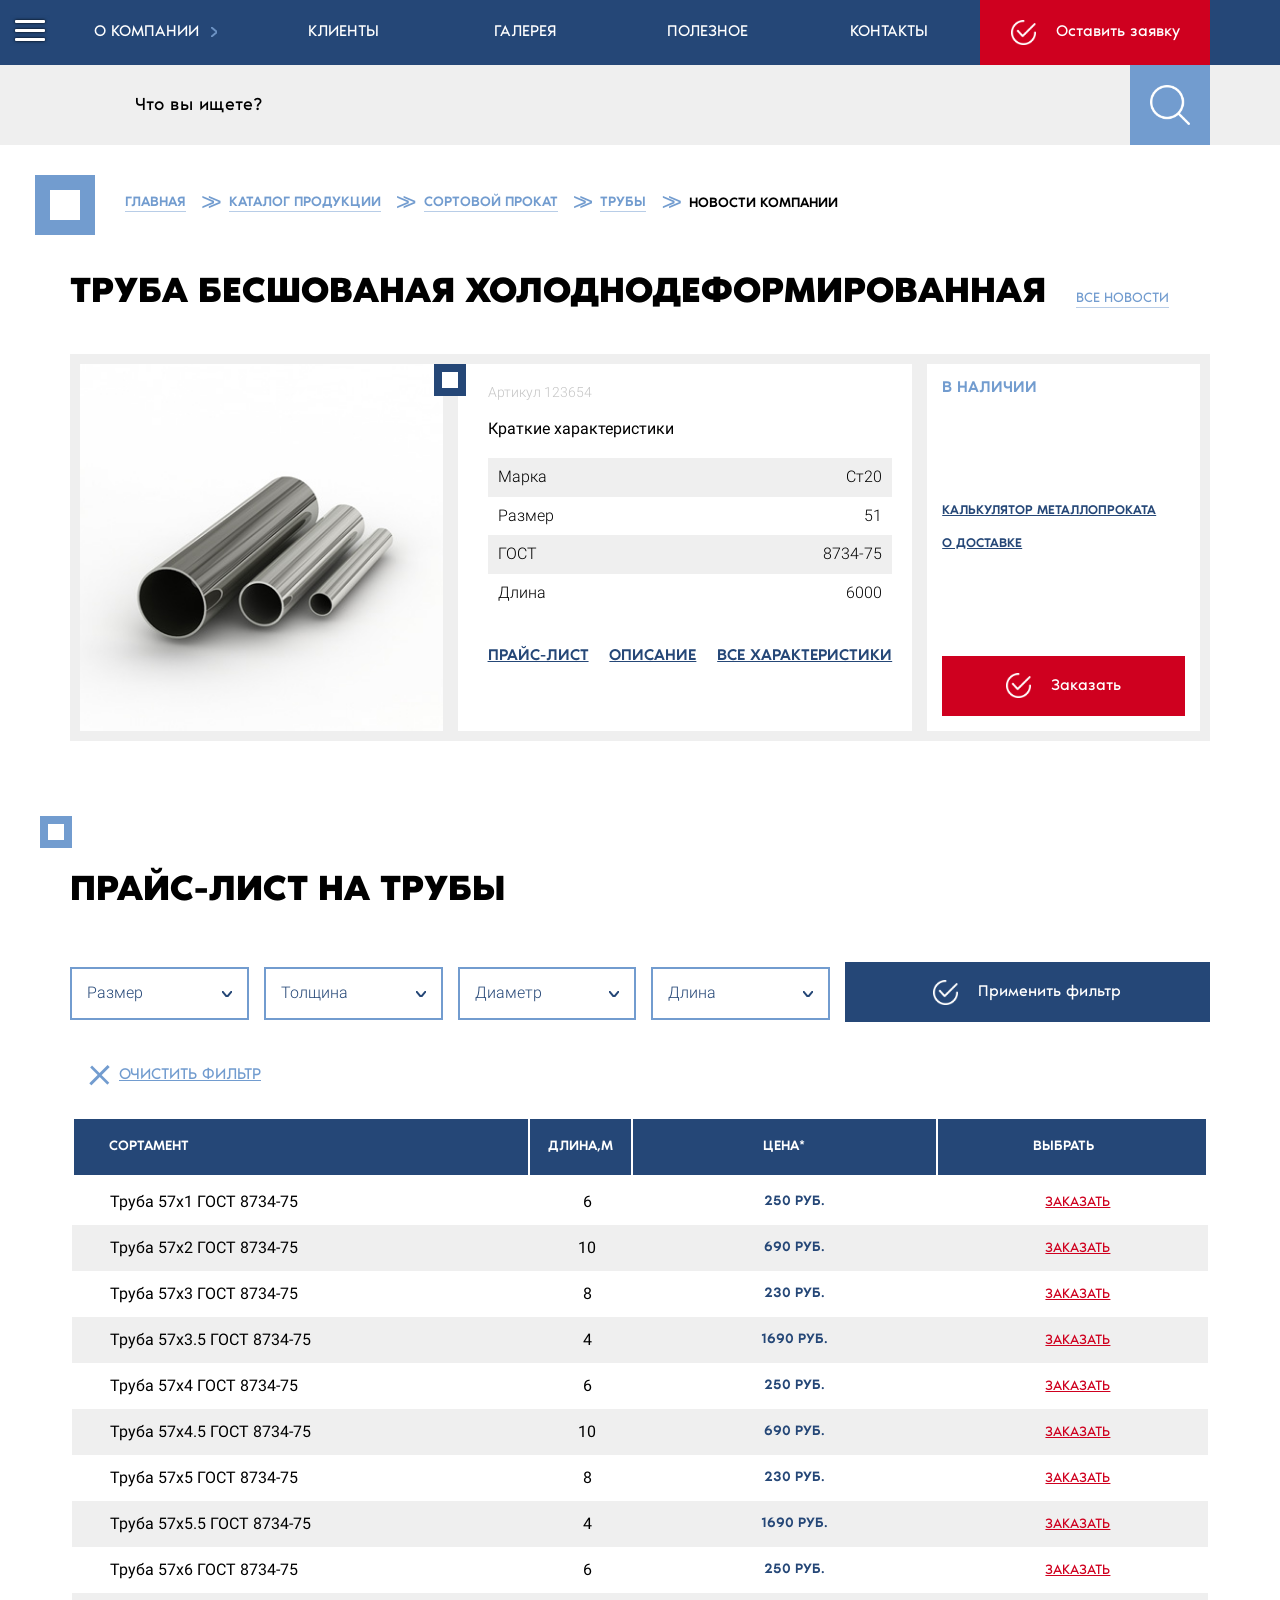
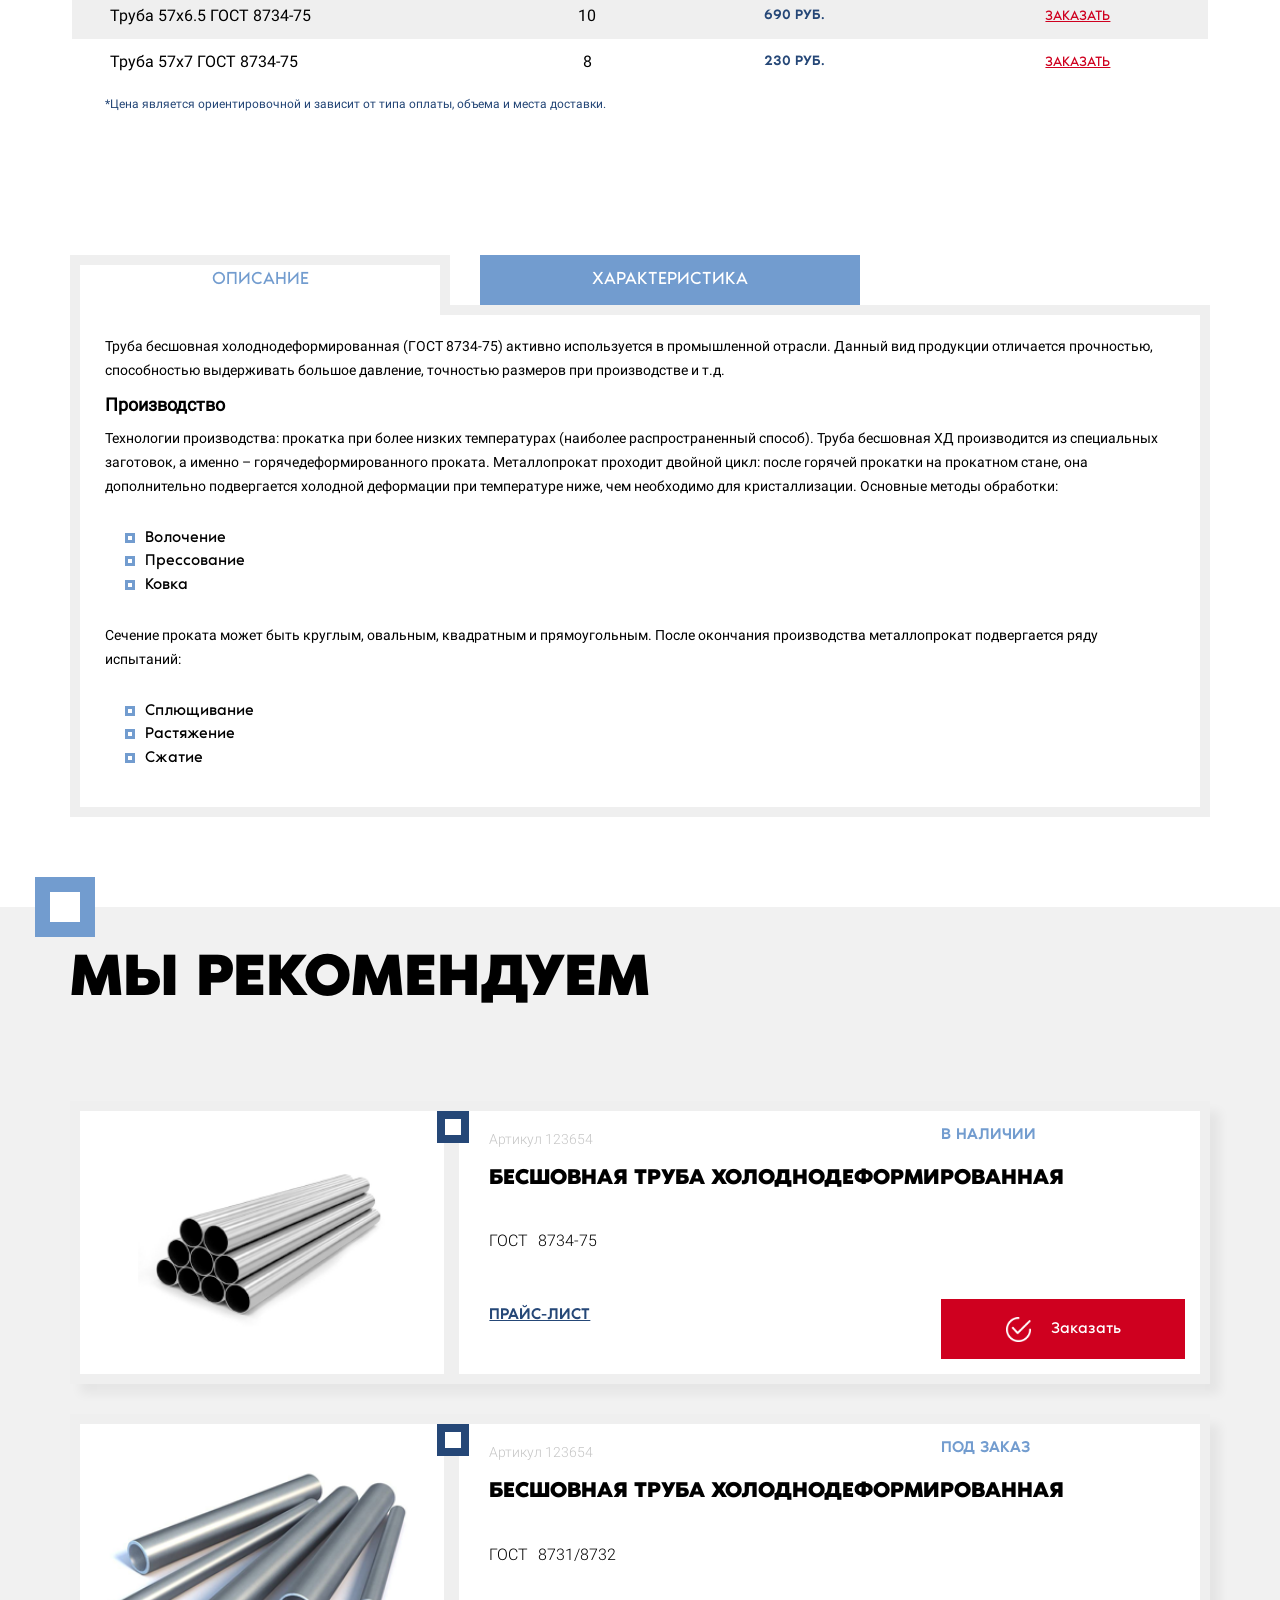
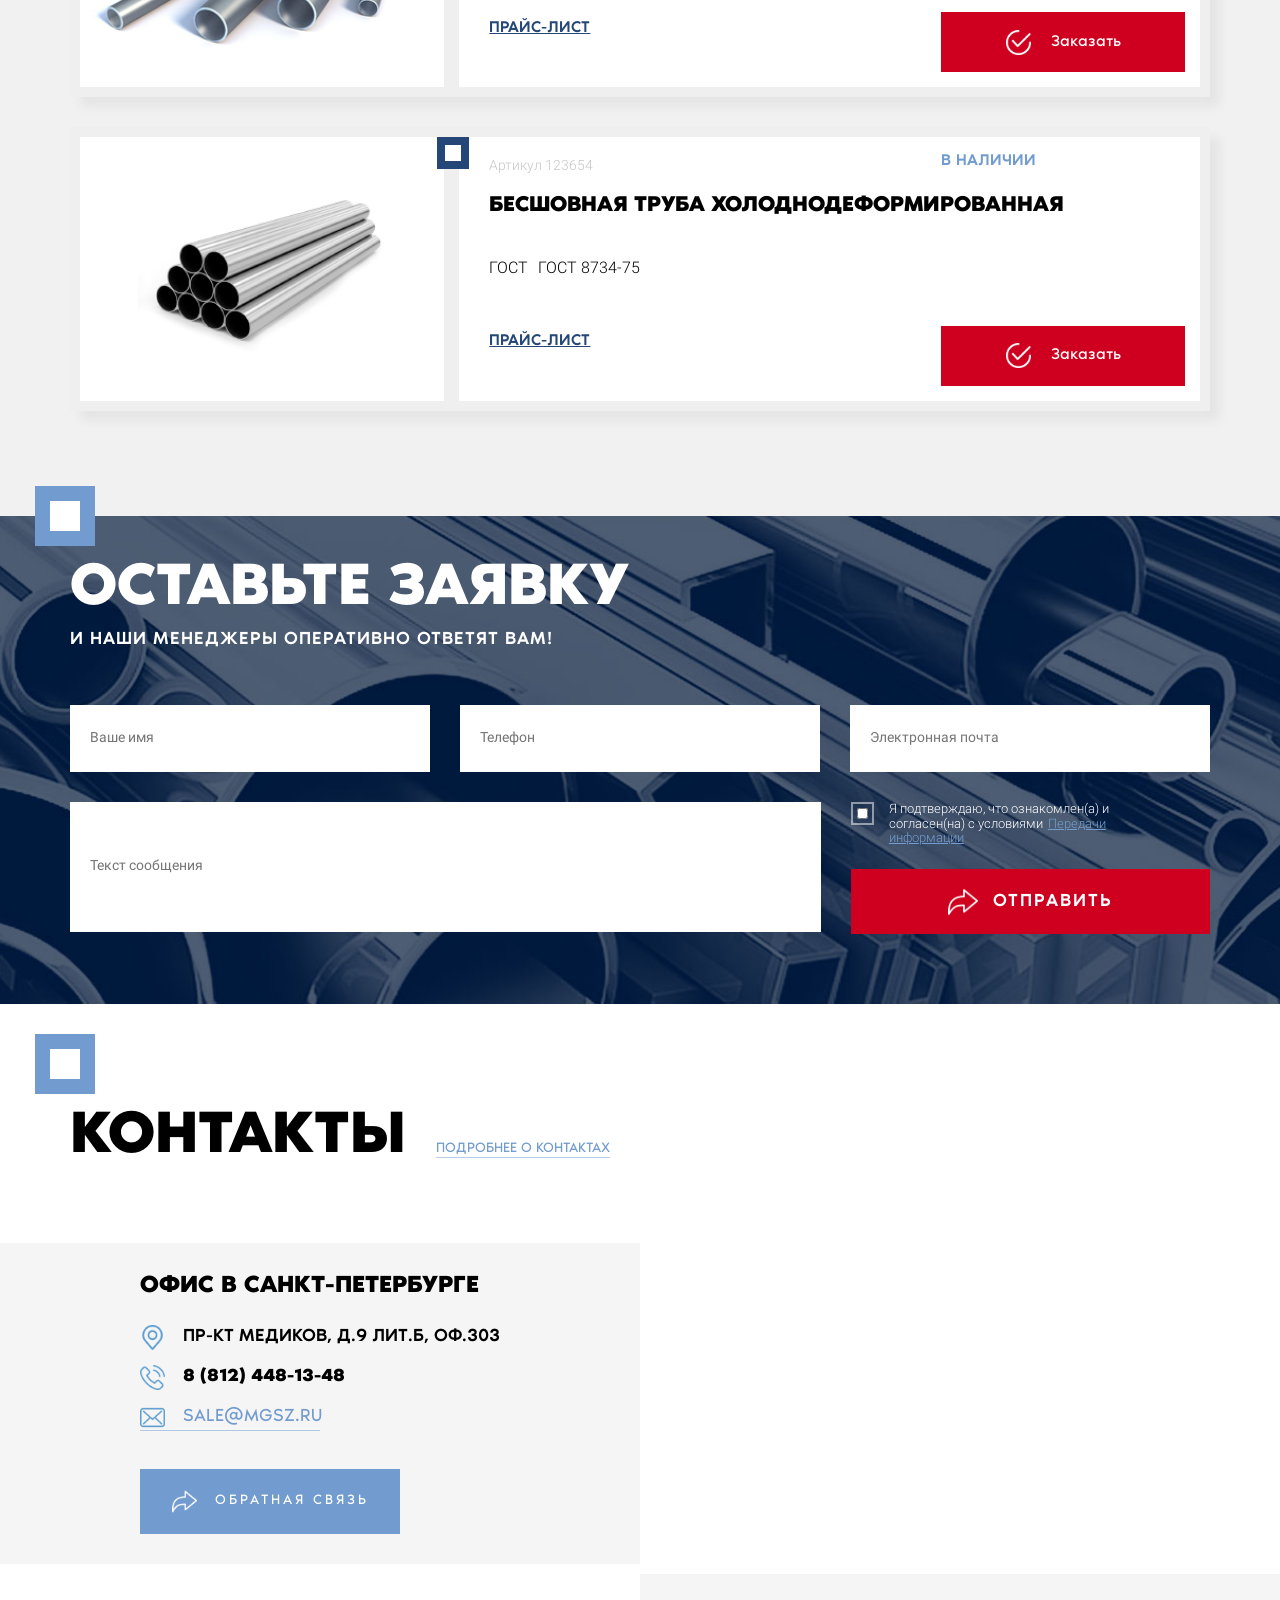
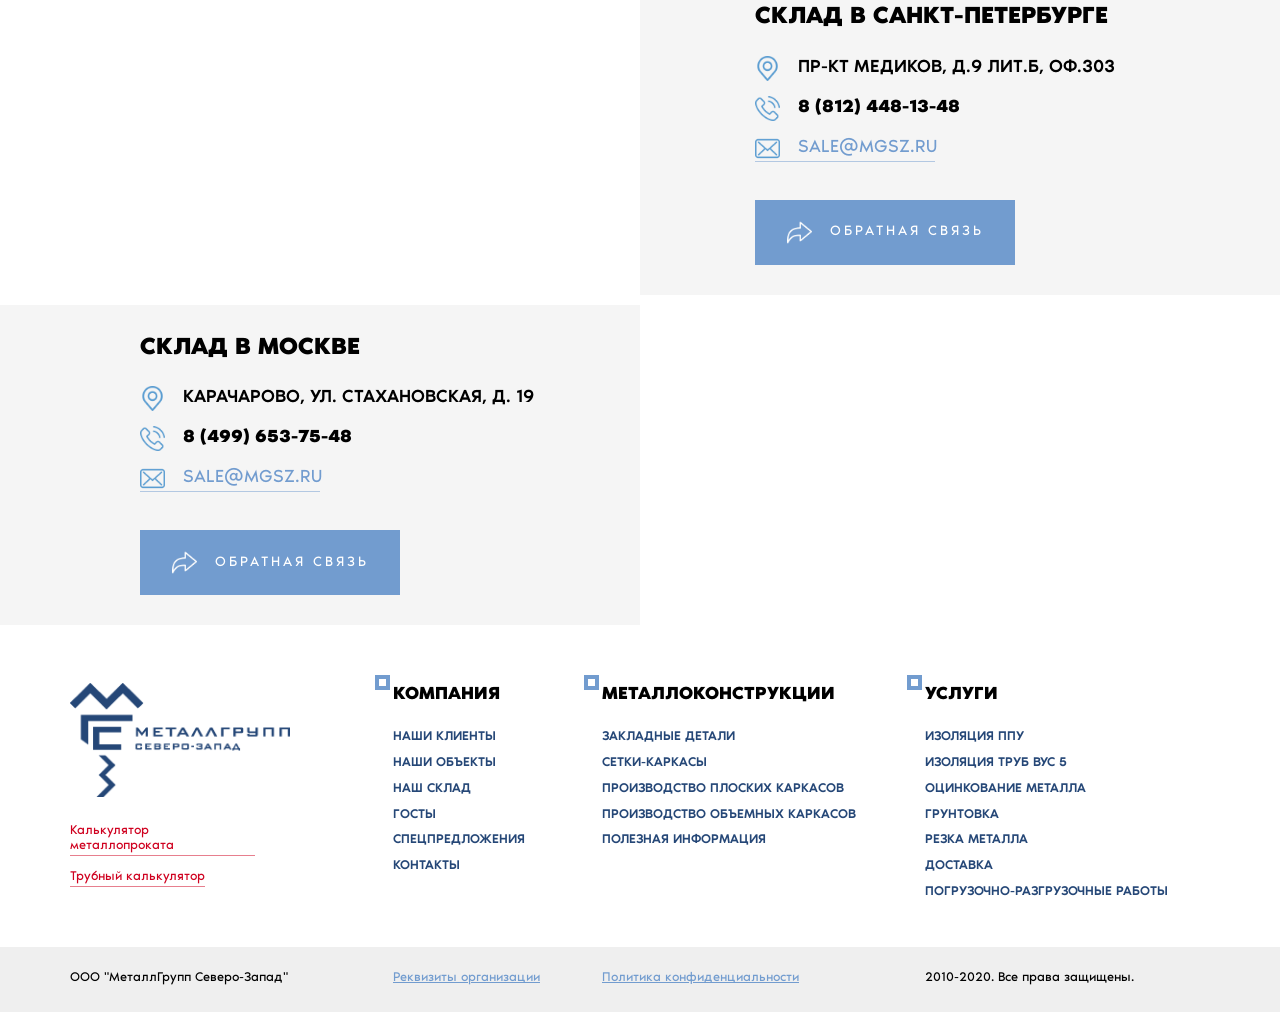
<file: card.html>
<!DOCTYPE html>
<html lang="ru-Ru">
  <head>
    <meta charset="utf-8">
    <title>Карточка</title>
    <meta content="SM-group" name="author">
    <meta content="description" name="description">
    <meta content="prepros" name="keywords">
    <meta content="width=device-width, initial-scale=1" name="viewport">
    <meta content="ie=edge" http-equiv="x-ua-compatible">
    <link rel="shortcut icon" href="./favicon.ico" type="image/ico">
    <link rel="stylesheet" href="./assets/css/normalize.css">
    <link rel="stylesheet" href="./assets/css/animate.min.css">
    <link rel="stylesheet" href="./assets/css/hover-min.css">
    <link rel="stylesheet" href="./assets/libraries/glide-3.4.1/dist/css/glide.core.min.css">
    <link rel="stylesheet" href="./assets/css/app.css"><!--[if lt IE 9]>
    <script src="http://cdnjs.cloudflare.com/ajax/libs/html5shiv/3.7.2/html5shiv.min.js"></script><![endif]-->
  </head>
  <body>
    <div class="wrapper">
          <div class="popup" id="popup">
            <div class="popup__close" id="pop-close">+</div>
            <div class="popup__price">
              <div class="popup__img"><img src="./assets/images/pdf.png" alt="pdf"></div><span>Скачать полный прайс</span>
            </div><span class="popup__desc">если вам необходим прайс отдельной категории или товара - запроситe его у нашего менеджера</span>
            <div class="popup__heading">
              <div class="popup__title">Оставить заявку</div>
            </div>
            <div class="popup__body">
              <input type="name" placeholder="Ваше имя*" required>
              <input type="phone" placeholder="Телефон*" required>
              <input type="email" placeholder="Email*" required>
              <textarea rows="5" placeholder="Текст сообщения"></textarea>
              <div class="popup__body-submit">
                <div class="popup__body-check">
                  <div class="popup__body-checker">
                    <input type="checkbox">
                  </div>
                  <div class="popup__body-text">Я подтверждаю, что ознакомлен(а) и согласен(на) с условиями<a href="">Передачи информации</a><span>*поля обязательные для заполнения</span></div>
                </div>
                <button class="popup__button">
                  <div class="popup__button-icon"><img src="./assets/images/form_button.png" alt="Отправить"></div>
                  <div class="popup__button-text">Отправить</div>
                </button>
              </div>
            </div>
          </div>
      <div class="navburger brg" id="navburger">
        <div class="navburger-line"></div>
        <div class="navburger-line"></div>
        <div class="navburger-line"></div>
      </div>
      <div class="burger brg" id="burger">
        <div class="burger-line"></div>
        <div class="burger-line"></div>
        <div class="burger-line"></div>
      </div>
      <sidebar class="sidebar">
        <div class="sidebar__logo"><img class="sidebar__svg" src="./assets/images/logo.png"></div>
        <div class="sidebar__phones">
          <div class="sidebar__place"><span>Санкт-Петербург</span><a href="tel:88124481348">8 (812) 448-13-48</a></div>
          <div class="sidebar__place"><span>Москва</span><a href="tel:84996537548">8 (499) 653-75-48</a></div>
        </div>
        <div class="sidebar__call"><a href="#">Заказать звонок</a></div>
        <div class="sidebar__rolling sidebar__category">
          <h3 class="sidebar__title for-active"> <span>Металлопрокат</span>
                <svg class="arrow" xmlns="http://www.w3.org/2000/svg" viewBox="0 0 10 6">
                  <path d="M0 0 L5 6 L10 0"></path>
                </svg>
          </h3>
          <div class="sidebar__list">
                <div class="sideType">
                  <div class="sideType__title for-active"><span>Трубы и фасонные изделия</span>
                        <svg class="arrow" xmlns="http://www.w3.org/2000/svg" viewBox="0 0 10 6">
                          <path d="M0 0 L5 6 L10 0"></path>
                        </svg>
                  </div>
                  <ul class="sideType__list">
                    <li class="sideTypeSub">
                      <div class="sideTypeSub__title for-active"><span>Изделие 1</span></div>
                    </li>
                    <li class="sideTypeSub">
                      <div class="sideTypeSub__title for-active"><span>Изделие 2</span></div>
                    </li>
                    <li class="sideTypeSub">
                      <div class="sideTypeSub__title for-active"><span>Изделие 3</span></div>
                    </li>
                  </ul>
                </div>
                <div class="sideType">
                  <div class="sideType__title for-active"><span>Метизы</span>
                        <svg class="arrow" xmlns="http://www.w3.org/2000/svg" viewBox="0 0 10 6">
                          <path d="M0 0 L5 6 L10 0"></path>
                        </svg>
                  </div>
                  <ul class="sideType__list">
                    <li class="sideTypeSub">
                      <div class="sideTypeSub__title for-active"><span>Изделие 1</span></div>
                    </li>
                    <li class="sideTypeSub">
                      <div class="sideTypeSub__title for-active"><span>Изделие 2</span></div>
                    </li>
                    <li class="sideTypeSub">
                      <div class="sideTypeSub__title for-active"><span>Изделие 3</span></div>
                    </li>
                  </ul>
                </div>
                <div class="sideType">
                  <div class="sideType__title for-active"><span>Листовой прокат</span>
                        <svg class="arrow" xmlns="http://www.w3.org/2000/svg" viewBox="0 0 10 6">
                          <path d="M0 0 L5 6 L10 0"></path>
                        </svg>
                  </div>
                  <ul class="sideType__list">
                    <li class="sideTypeSub">
                      <div class="sideTypeSub__title for-active"><span>Изделие 1</span></div>
                    </li>
                    <li class="sideTypeSub">
                      <div class="sideTypeSub__title for-active"><span>Изделие 2</span></div>
                    </li>
                    <li class="sideTypeSub">
                      <div class="sideTypeSub__title for-active"><span>Изделие 3</span></div>
                    </li>
                  </ul>
                </div>
            <div class="sideType">
              <div class="sideType__title for-active"><span>Сортовой прокат</span>
                    <svg class="arrow" xmlns="http://www.w3.org/2000/svg" viewBox="0 0 10 6">
                      <path d="M0 0 L5 6 L10 0"></path>
                    </svg>
              </div>
              <ul class="sideType__list">
                <li class="sideType__item">
                  <div class="sideTypeSub__title for-active"><span>Арматура</span>
                        <svg class="arrow" xmlns="http://www.w3.org/2000/svg" viewBox="0 0 10 6">
                          <path d="M0 0 L5 6 L10 0"></path>
                        </svg>
                  </div>
                  <ul class="sideTypeSub__list">
                    <li class="sideTypeSub__item"><a href="#">Арматура</a></li>
                    <li class="sideTypeSub__item"><a href="#">Арматура а3</a></li>
                    <li class="sideTypeSub__item"><a href="#">Арматура ат800</a></li>
                  </ul>
                </li>
                <li class="sideType__item">
                  <div class="sideTypeSub__title for-active"><span>Катанка</span></div>
                </li>
                <li class="sideType__item">
                  <div class="sideTypeSub__title for-active"><span>Балка</span>
                        <svg class="arrow" xmlns="http://www.w3.org/2000/svg" viewBox="0 0 10 6">
                          <path d="M0 0 L5 6 L10 0"></path>
                        </svg>
                  </div>
                </li>
                <li class="sideType__item">
                  <div class="sideTypeSub__title for-active"><span>КругКвадрат</span>
                        <svg class="arrow" xmlns="http://www.w3.org/2000/svg" viewBox="0 0 10 6">
                          <path d="M0 0 L5 6 L10 0"></path>
                        </svg>
                  </div>
                </li>
                <li class="sideType__item">
                  <div class="sideTypeSub__title for-active"><span>Полоса</span>
                        <svg class="arrow" xmlns="http://www.w3.org/2000/svg" viewBox="0 0 10 6">
                          <path d="M0 0 L5 6 L10 0"></path>
                        </svg>
                  </div>
                </li>
                <li class="sideType__item">
                  <div class="sideTypeSub__title for-active"><span>Шестигранник</span>
                        <svg class="arrow" xmlns="http://www.w3.org/2000/svg" viewBox="0 0 10 6">
                          <path d="M0 0 L5 6 L10 0"></path>
                        </svg>
                  </div>
                </li>
                <li class="sideType__item">
                  <div class="sideTypeSub__title for-active"><span>Швеллер</span>
                        <svg class="arrow" xmlns="http://www.w3.org/2000/svg" viewBox="0 0 10 6">
                          <path d="M0 0 L5 6 L10 0"></path>
                        </svg>
                  </div>
                </li>
                <li class="sideType__item">
                  <div class="sideTypeSub__title for-active"><span>Угол</span>
                        <svg class="arrow" xmlns="http://www.w3.org/2000/svg" viewBox="0 0 10 6">
                          <path d="M0 0 L5 6 L10 0"></path>
                        </svg>
                  </div>
                </li>
              </ul>
            </div>
            <div class="sideType">
              <div class="sideType__title"><span>Шпунт</span></div>
            </div>
            <div class="sideType">
              <div class="sideType__title"><span>Полособульб</span></div>
            </div>
            <div class="sideType">
              <div class="sideType__title"><span>Поковки</span></div>
            </div>
          </div>
        </div>
        <div class="sidebar__construct sidebar__category">
          <h3 class="sidebar__title for-active"><span>Металлоконструкции</span>
                <svg class="arrow" xmlns="http://www.w3.org/2000/svg" viewBox="0 0 10 6">
                  <path d="M0 0 L5 6 L10 0"></path>
                </svg>
          </h3>
          <div class="sidebar__list">
                <div class="sideType">
                  <div class="sideType__title for-active"><span>Трубы и фасонные изделия</span>
                        <svg class="arrow" xmlns="http://www.w3.org/2000/svg" viewBox="0 0 10 6">
                          <path d="M0 0 L5 6 L10 0"></path>
                        </svg>
                  </div>
                  <ul class="sideType__list">
                    <li class="sideTypeSub">
                      <div class="sideTypeSub__title for-active"><span>Изделие 1</span></div>
                    </li>
                    <li class="sideTypeSub">
                      <div class="sideTypeSub__title for-active"><span>Изделие 2</span></div>
                    </li>
                    <li class="sideTypeSub">
                      <div class="sideTypeSub__title for-active"><span>Изделие 3</span></div>
                    </li>
                  </ul>
                </div>
                <div class="sideType">
                  <div class="sideType__title for-active"><span>Метизы</span>
                        <svg class="arrow" xmlns="http://www.w3.org/2000/svg" viewBox="0 0 10 6">
                          <path d="M0 0 L5 6 L10 0"></path>
                        </svg>
                  </div>
                  <ul class="sideType__list">
                    <li class="sideTypeSub">
                      <div class="sideTypeSub__title for-active"><span>Изделие 1</span></div>
                    </li>
                    <li class="sideTypeSub">
                      <div class="sideTypeSub__title for-active"><span>Изделие 2</span></div>
                    </li>
                    <li class="sideTypeSub">
                      <div class="sideTypeSub__title for-active"><span>Изделие 3</span></div>
                    </li>
                  </ul>
                </div>
                <div class="sideType">
                  <div class="sideType__title for-active"><span>Листовой прокат</span>
                        <svg class="arrow" xmlns="http://www.w3.org/2000/svg" viewBox="0 0 10 6">
                          <path d="M0 0 L5 6 L10 0"></path>
                        </svg>
                  </div>
                  <ul class="sideType__list">
                    <li class="sideTypeSub">
                      <div class="sideTypeSub__title for-active"><span>Изделие 1</span></div>
                    </li>
                    <li class="sideTypeSub">
                      <div class="sideTypeSub__title for-active"><span>Изделие 2</span></div>
                    </li>
                    <li class="sideTypeSub">
                      <div class="sideTypeSub__title for-active"><span>Изделие 3</span></div>
                    </li>
                  </ul>
                </div>
                <div class="sideType">
                  <div class="sideType__title for-active"><span>Сортовой прокат</span>
                        <svg class="arrow" xmlns="http://www.w3.org/2000/svg" viewBox="0 0 10 6">
                          <path d="M0 0 L5 6 L10 0"></path>
                        </svg>
                  </div>
                  <ul class="sideType__list">
                    <li class="sideTypeSub">
                      <div class="sideTypeSub__title for-active"><span>Изделие 1</span></div>
                    </li>
                    <li class="sideTypeSub">
                      <div class="sideTypeSub__title for-active"><span>Изделие 2</span></div>
                    </li>
                    <li class="sideTypeSub">
                      <div class="sideTypeSub__title for-active"><span>Изделие 3</span></div>
                    </li>
                  </ul>
                </div>
                <div class="sideType">
                  <div class="sideType__title for-active"><span>Шпунn</span>
                        <svg class="arrow" xmlns="http://www.w3.org/2000/svg" viewBox="0 0 10 6">
                          <path d="M0 0 L5 6 L10 0"></path>
                        </svg>
                  </div>
                  <ul class="sideType__list">
                  </ul>
                </div>
                <div class="sideType">
                  <div class="sideType__title for-active"><span>Полособульб</span>
                        <svg class="arrow" xmlns="http://www.w3.org/2000/svg" viewBox="0 0 10 6">
                          <path d="M0 0 L5 6 L10 0"></path>
                        </svg>
                  </div>
                  <ul class="sideType__list">
                  </ul>
                </div>
                <div class="sideType">
                  <div class="sideType__title for-active"><span>Поковки</span>
                        <svg class="arrow" xmlns="http://www.w3.org/2000/svg" viewBox="0 0 10 6">
                          <path d="M0 0 L5 6 L10 0"></path>
                        </svg>
                  </div>
                  <ul class="sideType__list">
                  </ul>
                </div>
          </div>
        </div>
        <div class="sidebar__serv sidebar__category">
          <h3 class="sidebar__title for-active"><span>Услуги</span>
                <svg class="arrow" xmlns="http://www.w3.org/2000/svg" viewBox="0 0 10 6">
                  <path d="M0 0 L5 6 L10 0"></path>
                </svg>
          </h3>
          <div class="sidebar__list">
                <div class="sideType">
                  <div class="sideType__title for-active"><span>Трубы и фасонные изделия</span>
                        <svg class="arrow" xmlns="http://www.w3.org/2000/svg" viewBox="0 0 10 6">
                          <path d="M0 0 L5 6 L10 0"></path>
                        </svg>
                  </div>
                  <ul class="sideType__list">
                    <li class="sideTypeSub">
                      <div class="sideTypeSub__title for-active"><span>Изделие 1</span></div>
                    </li>
                    <li class="sideTypeSub">
                      <div class="sideTypeSub__title for-active"><span>Изделие 2</span></div>
                    </li>
                    <li class="sideTypeSub">
                      <div class="sideTypeSub__title for-active"><span>Изделие 3</span></div>
                    </li>
                  </ul>
                </div>
                <div class="sideType">
                  <div class="sideType__title for-active"><span>Метизы</span>
                        <svg class="arrow" xmlns="http://www.w3.org/2000/svg" viewBox="0 0 10 6">
                          <path d="M0 0 L5 6 L10 0"></path>
                        </svg>
                  </div>
                  <ul class="sideType__list">
                    <li class="sideTypeSub">
                      <div class="sideTypeSub__title for-active"><span>Изделие 1</span></div>
                    </li>
                    <li class="sideTypeSub">
                      <div class="sideTypeSub__title for-active"><span>Изделие 2</span></div>
                    </li>
                    <li class="sideTypeSub">
                      <div class="sideTypeSub__title for-active"><span>Изделие 3</span></div>
                    </li>
                  </ul>
                </div>
                <div class="sideType">
                  <div class="sideType__title for-active"><span>Листовой прокат</span>
                        <svg class="arrow" xmlns="http://www.w3.org/2000/svg" viewBox="0 0 10 6">
                          <path d="M0 0 L5 6 L10 0"></path>
                        </svg>
                  </div>
                  <ul class="sideType__list">
                    <li class="sideTypeSub">
                      <div class="sideTypeSub__title for-active"><span>Изделие 1</span></div>
                    </li>
                    <li class="sideTypeSub">
                      <div class="sideTypeSub__title for-active"><span>Изделие 2</span></div>
                    </li>
                    <li class="sideTypeSub">
                      <div class="sideTypeSub__title for-active"><span>Изделие 3</span></div>
                    </li>
                  </ul>
                </div>
                <div class="sideType">
                  <div class="sideType__title for-active"><span>Сортовой прокат</span>
                        <svg class="arrow" xmlns="http://www.w3.org/2000/svg" viewBox="0 0 10 6">
                          <path d="M0 0 L5 6 L10 0"></path>
                        </svg>
                  </div>
                  <ul class="sideType__list">
                    <li class="sideTypeSub">
                      <div class="sideTypeSub__title for-active"><span>Изделие 1</span></div>
                    </li>
                    <li class="sideTypeSub">
                      <div class="sideTypeSub__title for-active"><span>Изделие 2</span></div>
                    </li>
                    <li class="sideTypeSub">
                      <div class="sideTypeSub__title for-active"><span>Изделие 3</span></div>
                    </li>
                  </ul>
                </div>
                <div class="sideType">
                  <div class="sideType__title for-active"><span>Шпунn</span>
                        <svg class="arrow" xmlns="http://www.w3.org/2000/svg" viewBox="0 0 10 6">
                          <path d="M0 0 L5 6 L10 0"></path>
                        </svg>
                  </div>
                  <ul class="sideType__list">
                  </ul>
                </div>
                <div class="sideType">
                  <div class="sideType__title for-active"><span>Полособульб</span>
                        <svg class="arrow" xmlns="http://www.w3.org/2000/svg" viewBox="0 0 10 6">
                          <path d="M0 0 L5 6 L10 0"></path>
                        </svg>
                  </div>
                  <ul class="sideType__list">
                  </ul>
                </div>
                <div class="sideType">
                  <div class="sideType__title for-active"><span>Поковки</span>
                        <svg class="arrow" xmlns="http://www.w3.org/2000/svg" viewBox="0 0 10 6">
                          <path d="M0 0 L5 6 L10 0"></path>
                        </svg>
                  </div>
                  <ul class="sideType__list">
                  </ul>
                </div>
          </div>
        </div>
        <div class="sidebar__calc sidebar__other">
          <div class="sidebar__icon"><img src="./assets/images/calculator.png" alt="calculator"></div><span>Калькулятор</span>
        </div>
        <div class="sidebar__price sidebar__other pop-trg">
          <div class="sidebar__icon"><img src="./assets/images/copy.png" alt="copy"></div><span>Скачать прайс-лист</span>
        </div>
      </sidebar>
      <div class="container">
        <nav class="navigation" id="navigation">
          <div class="navigation__menu">
            <ul class="navigation__list">
              <li class="navigation__item for-active"><a href="/about.html"><span>О компании</span>
                      <svg class="arrow--right arrow" xmlns="http://www.w3.org/2000/svg" viewBox="0 0 10 6">
                        <path d="M0 0 L5 6 L10 0"></path>
                      </svg></a>
                <ul class="navigation__sublist">
                  <li class="navigation__subitem"><a href="/news.html"><span>Новости компании</span></a></li>
                      <div class="square-small-blue">
                        <div class="square-small-blue__inner"></div>
                      </div>
                  <li class="navigation__subitem"><a href="/news.html"><span>Новости рынка металлов</span></a></li>
                      <div class="square-small-blue">
                        <div class="square-small-blue__inner"></div>
                      </div>
                  <li class="navigation__subitem"><a href="/about.html"><span>Наши клиенты</span></a></li>
                </ul>
              </li>
              <li class="navigation__item"><a href="/about.html"><span>Клиенты</span></a></li>
              <li class="navigation__item"><a href="/gallery.html"><span>Галерея</span></a></li>
              <li class="navigation__item"><a href="/about.html"><span>Полезное</span></a></li>
              <li class="navigation__item"><a href="/contacts.html"><span>Контакты</span></a></li>
            </ul>
            <button class="navigation__tick pop-trg">
              <div class="navigation__img"><img src="./assets/images/tick.png" alt="order"></div><span>Оставить заявку</span>
            </button>
          </div>
        </nav>
            <div class="search search--gray" id="search">
              <div class="search__input">
                    <div class="square-small-blue">
                      <div class="square-small-blue__inner"></div>
                    </div>
                <input type="text" placeholder="Что вы ищете?">
                <div class="search__magnify"><img src="./assets/images/magnifying-glass.png" alt="magnifying-glass"></div>
              </div>
            </div>
        <section class="section card" id="card">
          <div class="card__content">
                <div class="path"><a class="path__from" href="/">Главная</a>
                  <div class="path__icon">>></div><a class="path__from" href="/">Каталог продукции</a>
                  <div class="path__icon">>></div><a class="path__from" href="/">Сортовой прокат</a>
                  <div class="path__icon">>></div><a class="path__from" href="/">Трубы</a>
                  <div class="path__icon">>></div>
                  <div class="path__to">Новости компании</div>
                </div>
                    <div class="square-large-blue">
                      <div class="square-large-blue__inner"></div>
                    </div>
                <div class="section-medium-heading">
                  <h3 class="section-medium-title">Труба бесшованая холоднодеформированная</h3><a class="section-medium-subtitle" href="">Все новости</a>
                </div>
            <div class="card__body">
                  <div class="card-big">
                    <div class="card-big__product"><img src="./assets/images/tubes.jpg" alt="tubes"></div>
                        <div class="square-medium-blue">
                          <div class="square-medium-blue__inner"></div>
                        </div>
                    <div class="card-big__desc">
                      <div class="card-big__article"><span>Артикул </span><span>123654</span></div>
                      <div class="card-big__title">Краткие характеристики</div>
                      <div class="card-big__table">
                        <div class="card-big__mark card-big__row"><span class="card-big__name">Марка</span><span class="card-big__value">Ст20</span></div>
                        <div class="card-big__size card-big__row"><span class="card-big__name">Размер</span><span class="card-big__value">51</span></div>
                        <div class="card-big__gost card-big__row"><span class="card-big__name">ГОСТ</span><span class="card-big__value">8734-75</span></div>
                        <div class="card-big__length card-big__row"><span class="card-big__name">Длина</span><span class="card-big__value">6000</span></div>
                        <ul class="card-big__links">
                          <li class="card-big__link"><a href="#">Прайс-лист</a></li>
                          <li class="card-big__link"><a href="#">Описание</a></li>
                          <li class="card-big__link"><a href="#">Все характеристики</a></li>
                        </ul>
                      </div>
                    </div>
                    <div class="card-big__order"><span class="card-big__exist">В наличии</span>
                      <ul class="card-big__other">
                        <li class="card-big__otherItem"><a href="#">Калькулятор металлопроката</a></li>
                        <li class="card-big__otherItem"><a href="#">О доставке</a></li>
                      </ul>
                      <button class="card-big__tick">
                        <div class="card-big__img"><img src="./assets/images/tick.png" alt="order"></div><span>Заказать</span>
                      </button>
                    </div>
                  </div>
            </div>
          </div>
        </section>
        <section class="section card-price" id="card-price">
          <div class="card-price__content">
                    <div class="square-medium-blue square-medium-blue--light">
                      <div class="square-medium-blue__inner"></div>
                    </div>
                <div class="section-medium-heading">
                  <h3 class="section-medium-title">Прайс-лист на трубы</h3><a class="section-medium-subtitle" href=""></a>
                </div>
            <div class="card-price__body">
                  <div class="card-filter">
                        <div class="select"><span class="select__title for-active"><span>Размер</span>
                                <svg class="arrow" xmlns="http://www.w3.org/2000/svg" viewBox="0 0 10 6">
                                  <path d="M0 0 L5 6 L10 0"></path>
                                </svg></span>
                          <ul>
                            <li>
                              <input type="checkbox" id="size_0">
                              <label for="size_0"><span>Все</span></label>
                            </li>
                            <li>
                              <input type="checkbox" id="size_1">
                              <label for="size_1"><span>20</span></label>
                            </li>
                            <li>
                              <input type="checkbox" id="size_2">
                              <label for="size_2"><span>25</span></label>
                            </li>
                            <li>
                              <input type="checkbox" id="size_3">
                              <label for="size_3"><span>30</span></label>
                            </li>
                            <li>
                              <input type="checkbox" id="size_4">
                              <label for="size_4"><span>40</span></label>
                            </li>
                          </ul>
                        </div>
                        <div class="select"><span class="select__title for-active"><span>Толщина</span>
                                <svg class="arrow" xmlns="http://www.w3.org/2000/svg" viewBox="0 0 10 6">
                                  <path d="M0 0 L5 6 L10 0"></path>
                                </svg></span>
                          <ul>
                            <li>
                              <input type="checkbox" id="thick_0">
                              <label for="thick_0"><span>Все</span></label>
                            </li>
                            <li>
                              <input type="checkbox" id="thick_1">
                              <label for="thick_1"><span>1</span></label>
                            </li>
                            <li>
                              <input type="checkbox" id="thick_2">
                              <label for="thick_2"><span>1.5</span></label>
                            </li>
                            <li>
                              <input type="checkbox" id="thick_3">
                              <label for="thick_3"><span>2</span></label>
                            </li>
                          </ul>
                        </div>
                        <div class="select"><span class="select__title for-active"><span>Диаметр</span>
                                <svg class="arrow" xmlns="http://www.w3.org/2000/svg" viewBox="0 0 10 6">
                                  <path d="M0 0 L5 6 L10 0"></path>
                                </svg></span>
                          <ul>
                            <li>
                              <input type="checkbox" id="diam_0">
                              <label for="diam_0"><span>Все</span></label>
                            </li>
                            <li>
                              <input type="checkbox" id="diam_1">
                              <label for="diam_1"><span>20</span></label>
                            </li>
                            <li>
                              <input type="checkbox" id="diam_2">
                              <label for="diam_2"><span>25</span></label>
                            </li>
                            <li>
                              <input type="checkbox" id="diam_3">
                              <label for="diam_3"><span>30</span></label>
                            </li>
                            <li>
                              <input type="checkbox" id="diam_4">
                              <label for="diam_4"><span>40</span></label>
                            </li>
                          </ul>
                        </div>
                        <div class="select"><span class="select__title for-active"><span>Длина</span>
                                <svg class="arrow" xmlns="http://www.w3.org/2000/svg" viewBox="0 0 10 6">
                                  <path d="M0 0 L5 6 L10 0"></path>
                                </svg></span>
                          <ul>
                            <li>
                              <input type="checkbox" id="length_0">
                              <label for="length_0"><span>Все</span></label>
                            </li>
                            <li>
                              <input type="checkbox" id="length_1">
                              <label for="length_1"><span>7.8</span></label>
                            </li>
                            <li>
                              <input type="checkbox" id="length_2">
                              <label for="length_2"><span>10</span></label>
                            </li>
                            <li>
                              <input type="checkbox" id="length_3">
                              <label for="length_3"><span>12</span></label>
                            </li>
                          </ul>
                        </div>
                    <button class="card-filter__apply">
                      <div class="card-filter__img"><img src="./assets/images/tick.png" alt="order"></div><span>Применить фильтр</span>
                    </button>
                    <button class="card-filter__reset"><span class="card-filter__close">+</span><span>Очистить фильтр</span></button>
                  </div>
                  <div class="table">
                    <table>
                      <thead>
                        <tr>
                          <th>Сортамент</th>
                          <th>Длина,м</th>
                          <th>Цена*</th>
                          <th>Выбрать</th>
                        </tr>
                      </thead>
                      <tbody>
                        <tr>
                          <td>Труба 57х1 ГОСТ 8734-75</td>
                          <td>6</td>
                          <td>250</td>
                          <td><a href="#">Заказать</a></td>
                        </tr>
                        <tr>
                          <td>Труба 57х2 ГОСТ 8734-75</td>
                          <td>10</td>
                          <td>690</td>
                          <td><a href="#">Заказать</a></td>
                        </tr>
                        <tr>
                          <td>Труба 57х3 ГОСТ 8734-75</td>
                          <td>8</td>
                          <td>230</td>
                          <td><a href="#">Заказать</a></td>
                        </tr>
                        <tr>
                          <td>Труба 57х3.5 ГОСТ 8734-75</td>
                          <td>4</td>
                          <td>1690</td>
                          <td><a href="#">Заказать</a></td>
                        </tr>
                        <tr>
                          <td>Труба 57х4 ГОСТ 8734-75</td>
                          <td>6</td>
                          <td>250</td>
                          <td><a href="#">Заказать</a></td>
                        </tr>
                        <tr>
                          <td>Труба 57х4.5 ГОСТ 8734-75</td>
                          <td>10</td>
                          <td>690</td>
                          <td><a href="#">Заказать</a></td>
                        </tr>
                        <tr>
                          <td>Труба 57х5 ГОСТ 8734-75</td>
                          <td>8</td>
                          <td>230</td>
                          <td><a href="#">Заказать</a></td>
                        </tr>
                        <tr>
                          <td>Труба 57х5.5 ГОСТ 8734-75</td>
                          <td>4</td>
                          <td>1690</td>
                          <td><a href="#">Заказать</a></td>
                        </tr>
                        <tr>
                          <td>Труба 57х6 ГОСТ 8734-75</td>
                          <td>6</td>
                          <td>250</td>
                          <td><a href="#">Заказать</a></td>
                        </tr>
                        <tr>
                          <td>Труба 57х6.5 ГОСТ 8734-75</td>
                          <td>10</td>
                          <td>690</td>
                          <td><a href="#">Заказать</a></td>
                        </tr>
                        <tr>
                          <td>Труба 57х7 ГОСТ 8734-75</td>
                          <td>8</td>
                          <td>230</td>
                          <td><a href="#">Заказать</a></td>
                        </tr>
                        <tr>
                          <td>Труба 57х7.5 ГОСТ 8734-75</td>
                          <td>4</td>
                          <td>1690</td>
                          <td><a href="#">Заказать</a></td>
                        </tr>
                        <tr>
                          <td>Труба 57х1 ГОСТ 8734-75</td>
                          <td>6</td>
                          <td>250</td>
                          <td><a href="#">Заказать</a></td>
                        </tr>
                        <tr>
                          <td>Труба 57х2 ГОСТ 8734-75</td>
                          <td>10</td>
                          <td>690</td>
                          <td><a href="#">Заказать</a></td>
                        </tr>
                        <tr>
                          <td>Труба 57х3 ГОСТ 8734-75</td>
                          <td>8</td>
                          <td>230</td>
                          <td><a href="#">Заказать</a></td>
                        </tr>
                        <tr>
                          <td>Труба 57х3.5 ГОСТ 8734-75</td>
                          <td>4</td>
                          <td>1690</td>
                          <td><a href="#">Заказать</a></td>
                        </tr>
                        <tr>
                          <td>Труба 57х4 ГОСТ 8734-75</td>
                          <td>6</td>
                          <td>250</td>
                          <td><a href="#">Заказать</a></td>
                        </tr>
                        <tr>
                          <td>Труба 57х4.5 ГОСТ 8734-75</td>
                          <td>10</td>
                          <td>690</td>
                          <td><a href="#">Заказать</a></td>
                        </tr>
                        <tr>
                          <td>Труба 57х5 ГОСТ 8734-75</td>
                          <td>8</td>
                          <td>230</td>
                          <td><a href="#">Заказать</a></td>
                        </tr>
                        <tr>
                          <td>Труба 57х5.5 ГОСТ 8734-75</td>
                          <td>4</td>
                          <td>1690</td>
                          <td><a href="#">Заказать</a></td>
                        </tr>
                        <tr>
                          <td>Труба 57х6 ГОСТ 8734-75</td>
                          <td>6</td>
                          <td>250</td>
                          <td><a href="#">Заказать</a></td>
                        </tr>
                        <tr>
                          <td>Труба 57х6.5 ГОСТ 8734-75</td>
                          <td>10</td>
                          <td>690</td>
                          <td><a href="#">Заказать</a></td>
                        </tr>
                        <tr>
                          <td>Труба 57х7 ГОСТ 8734-75</td>
                          <td>8</td>
                          <td>230</td>
                          <td><a href="#">Заказать</a></td>
                        </tr>
                        <tr>
                          <td>Труба 57х7.5 ГОСТ 8734-75</td>
                          <td>4</td>
                          <td>1690</td>
                          <td><a href="#">Заказать</a></td>
                        </tr>
                      </tbody>
                    </table><span class="table__desc">*Цена является ориентировочной и зависит от типа оплаты, объема и места доставки.</span>
                  </div>
            </div>
          </div>
        </section>
        <section class="section card-desc" id="card-desc">
          <div class="card-desc__content">
            <div class="card-descTable tabs">
              <ul class="card-descTable__tabs">
                <li class="card-descTable__tab tbs-trg selected">Описание</li>
                <li class="card-descTable__tab tbs-trg">Характеристика</li>
              </ul>
              <div class="card-descTable__items">
                <div class="card-descTable__item tbs-itm selected">
                  <div class="card-descTable__info">
                    <p>Труба бесшовная холоднодеформированная (ГОСТ 8734-75) активно используется в промышленной отрасли. Данный вид продукции отличается прочностью, способностью выдерживать большое давление, точностью размеров при производстве и т.д.</p>
                    <h4>Производство</h4>
                    <p>Технологии производства: прокатка при более низких температурах (наиболее распространенный способ). Труба бесшовная ХД производится из специальных заготовок, а именно – горячедеформированного проката. Металлопрокат проходит двойной цикл: после горячей прокатки на прокатном стане, она дополнительно подвергается холодной деформации при температуре ниже, чем необходимо для кристаллизации. Основные методы обработки:</p>
                    <ul>
                      <li>Волочение</li>
                      <li>Прессование</li>
                      <li>Ковка</li>
                    </ul>
                    <p>Сечение проката может быть круглым, овальным, квадратным и прямоугольным. После окончания производства металлопрокат подвергается ряду испытаний:</p>
                    <ul>
                      <li>Сплющивание</li>
                      <li>Растяжение</li>
                      <li>Сжатие</li>
                    </ul>
                  </div>
                </div>
                <div class="card-descTable__item tbs-itm">
                  <div class="card-descTable__tables">
                    <table>
                      <tbody>
                        <tr>
                          <td>Марка</td>
                          <td>Ст20</td>
                        </tr>
                        <tr>
                          <td>Размер</td>
                          <td>51</td>
                        </tr>
                        <tr>
                          <td>ГОСТ</td>
                          <td>8734-75</td>
                        </tr>
                        <tr>
                          <td>Длина</td>
                          <td>6000</td>
                        </tr>
                        <tr>
                          <td>Марка</td>
                          <td>Ст20</td>
                        </tr>
                        <tr>
                          <td>Размер</td>
                          <td>51</td>
                        </tr>
                        <tr>
                          <td>ГОСТ</td>
                          <td>8734-75</td>
                        </tr>
                      </tbody>
                    </table>
                    <table>
                      <tbody>
                        <tr>
                          <td>Марка</td>
                          <td>Ст20</td>
                        </tr>
                        <tr>
                          <td>Размер</td>
                          <td>51</td>
                        </tr>
                        <tr>
                          <td>ГОСТ</td>
                          <td>8734-75</td>
                        </tr>
                        <tr>
                          <td>Длина</td>
                          <td>6000</td>
                        </tr>
                        <tr>
                          <td>Марка</td>
                          <td>Ст20</td>
                        </tr>
                        <tr>
                          <td>Размер</td>
                          <td>51</td>
                        </tr>
                        <tr>
                          <td>ГОСТ</td>
                          <td>8734-75</td>
                        </tr>
                      </tbody>
                    </table>
                  </div>
                </div>
              </div>
            </div>
          </div>
        </section>
        <section class="section card-recomend" id="card-recomend">
          <div class="card-recomend__content">
                    <div class="square-large-blue">
                      <div class="square-large-blue__inner"></div>
                    </div>
                <div class="section-heading">
                  <h2 class="section-title">Мы рекомендуем</h2><a class="section-subtitle" href=""></a>
                  <div class="section-text"></div>
                </div>
            <div class="card-recomend__body">
                  <div class="card-small exist">
                    <div class="card-small__product"><img src="./assets/images/tubes1.png" alt="tubes"></div>
                        <div class="square-medium-blue">
                          <div class="square-medium-blue__inner"></div>
                        </div>
                    <div class="card-small__desc">
                      <div class="card-small__article"><span>Артикул </span><span>123654</span></div>
                      <div class="card-small__title">бесшовная труба холоднодеформированная</div>
                      <div class="card-small__table">
                        <div class="card-small__gost card-small__row"><span class="card-small__name">ГОСТ</span><span class="card-small__value">8734-75</span></div>
                        <ul class="card-small__links">
                          <li class="card-small__link"><a href="#">Прайс-лист</a></li>
                        </ul>
                      </div>
                    </div>
                    <div class="card-small__order"><span class="card-small__exist">в наличии</span>
                      <button class="card-small__tick">
                        <div class="card-small__img"><img src="./assets/images/tick.png" alt="order"></div><span>Заказать</span>
                      </button>
                    </div>
                  </div>
                  <div class="card-small to-order">
                    <div class="card-small__product"><img src="./assets/images/tubes2.png" alt="tubes"></div>
                        <div class="square-medium-blue">
                          <div class="square-medium-blue__inner"></div>
                        </div>
                    <div class="card-small__desc">
                      <div class="card-small__article"><span>Артикул </span><span>123654</span></div>
                      <div class="card-small__title">бесшовная труба холоднодеформированная</div>
                      <div class="card-small__table">
                        <div class="card-small__gost card-small__row"><span class="card-small__name">ГОСТ</span><span class="card-small__value">8731/8732</span></div>
                        <ul class="card-small__links">
                          <li class="card-small__link"><a href="#">Прайс-лист</a></li>
                        </ul>
                      </div>
                    </div>
                    <div class="card-small__order"><span class="card-small__exist">под заказ</span>
                      <button class="card-small__tick">
                        <div class="card-small__img"><img src="./assets/images/tick.png" alt="order"></div><span>Заказать</span>
                      </button>
                    </div>
                  </div>
                  <div class="card-small exist">
                    <div class="card-small__product"><img src="./assets/images/tubes1.png" alt="tubes"></div>
                        <div class="square-medium-blue">
                          <div class="square-medium-blue__inner"></div>
                        </div>
                    <div class="card-small__desc">
                      <div class="card-small__article"><span>Артикул </span><span>123654</span></div>
                      <div class="card-small__title">бесшовная труба холоднодеформированная</div>
                      <div class="card-small__table">
                        <div class="card-small__gost card-small__row"><span class="card-small__name">ГОСТ</span><span class="card-small__value">ГОСТ 8734-75</span></div>
                        <ul class="card-small__links">
                          <li class="card-small__link"><a href="#">Прайс-лист</a></li>
                        </ul>
                      </div>
                    </div>
                    <div class="card-small__order"><span class="card-small__exist">в наличии</span>
                      <button class="card-small__tick">
                        <div class="card-small__img"><img src="./assets/images/tick.png" alt="order"></div><span>Заказать</span>
                      </button>
                    </div>
                  </div>
            </div>
          </div>
        </section>
            <div class="form">
              <div class="form__bg"><img src="./assets/images/form_lg.jpg" alt="Фон формы"></div>
              <div class="form__content">
                    <div class="square-large-blue">
                      <div class="square-large-blue__inner"></div>
                    </div>
                <div class="form__heading">
                  <div class="form__title">Оставьте заявку</div>
                  <div class="form__subtitle">и наши менеджеры оперативно ответят вам!</div>
                </div>
                <div class="form__body">
                  <div class="form__body-top">
                    <input type="name" placeholder="Ваше имя">
                    <input type="phone" placeholder="Телефон">
                    <input type="email" placeholder="Электронная почта">
                  </div>
                  <div class="form__body-bottom">
                    <div class="form__body-message">
                      <input type="textarea" placeholder="Текст сообщения">
                    </div>
                    <div class="form__body-submit">
                      <div class="form__body-check">
                        <div class="form__body-checker">
                          <input type="checkbox">
                        </div>
                        <div class="form__body-text">Я подтверждаю, что ознакомлен(а) и согласен(на) с условиями<a href="">Передачи информации</a></div>
                      </div>
                      <button class="form__button">
                        <div class="form__button-icon"><img src="./assets/images/form_button.png" alt="Отправить"></div>
                        <div class="form__button-text">Отправить</div>
                      </button>
                    </div>
                  </div>
                </div>
              </div>
            </div>
        <section class="section contacts" id="contacts">
          <div class="contacts__content">
                    <div class="square-large-blue">
                      <div class="square-large-blue__inner"></div>
                    </div>
                <div class="section-heading">
                  <h2 class="section-title">Контакты</h2><a class="section-subtitle" href="">Подробнее о контактах</a>
                  <div class="section-text"></div>
                </div>
          </div>
          <div class="contacts__maps">
            <div class="contacts__piece contacts__data sp-office">
                  <div class="contact">
                    <h3 class="contact__title">офис в санкт-петербурге</h3>
                    <div class="contact__address"><img src="./assets/images/place.png" alt="address"><span>пр-кт Медиков, д.9 лит.Б, оф.303</span></div><a class="contact__phone" href="tel:88124481348"><img src="./assets/images/phone-call.png" alt="address"><span>8 (812) 448-13-48</span></a><a class="contact__address contact__email" href="email:undefined"><img src="./assets/images/envelope.png" alt="address"><span>sale@mgsz.ru</span></a>
                    <button class="contact__link pop-trg"><img src="./assets/images/next2.png" alt="link"><span>Обратная связь</span></button>
                  </div>
            </div>
            <div class="contacts__piece contacts__map sp-office">
              <iframe src="https://yandex.ru/map-widget/v1/?um=constructor%3Af865219da72f7d67f4d0d8bdc857a2449816bd77bc2fa6070cef8cc6b06647b1&amp;amp;source=constructor" width="100%" height="400" frameborder="0"></iframe>
            </div>
            <div class="contacts__piece contacts__data sp-stock">
                  <div class="contact">
                    <h3 class="contact__title">склад в санкт-петербурге</h3>
                    <div class="contact__address"><img src="./assets/images/place.png" alt="address"><span>пр-кт Медиков, д.9 лит.Б, оф.303</span></div><a class="contact__phone" href="tel:88124481348"><img src="./assets/images/phone-call.png" alt="address"><span>8 (812) 448-13-48</span></a><a class="contact__address contact__email" href="email:undefined"><img src="./assets/images/envelope.png" alt="address"><span>sale@mgsz.ru</span></a>
                    <button class="contact__link pop-trg"><img src="./assets/images/next2.png" alt="link"><span>Обратная связь</span></button>
                  </div>
            </div>
            <div class="contacts__piece contacts__map sp-stock">
              <iframe src="https://yandex.ru/map-widget/v1/?um=constructor%3Af865219da72f7d67f4d0d8bdc857a2449816bd77bc2fa6070cef8cc6b06647b1&amp;amp;source=constructor" width="100%" height="400" frameborder="0"></iframe>
            </div>
            <div class="contacts__piece contacts__data msk-stock">
                  <div class="contact">
                    <h3 class="contact__title">склад в москве</h3>
                    <div class="contact__address"><img src="./assets/images/place.png" alt="address"><span>Карачарово, ул. Стахановская, д. 19</span></div><a class="contact__phone" href="tel: 84996537548"><img src="./assets/images/phone-call.png" alt="address"><span> 8 (499) 653-75-48</span></a><a class="contact__address contact__email" href="email:undefined"><img src="./assets/images/envelope.png" alt="address"><span>sale@mgsz.ru</span></a>
                    <button class="contact__link pop-trg"><img src="./assets/images/next2.png" alt="link"><span>Обратная связь</span></button>
                  </div>
            </div>
            <div class="contacts__piece contacts__map msk-stock">
              <iframe src="https://yandex.ru/map-widget/v1/?um=constructor%3Af865219da72f7d67f4d0d8bdc857a2449816bd77bc2fa6070cef8cc6b06647b1&amp;amp;source=constructor" width="100%" height="400" frameborder="0"></iframe>
            </div>
          </div>
        </section>
        <footer class="animated rubberBand">
          <div class="footer">
            <div class="footer__content">
              <div class="footer__top">
                <div class="footer__image">
                  <div class="footer__logo"><img src="./assets/images/logo.png" alt="logo"></div><a class="footer__calc-metal" href="">Калькулятор металлопроката</a><a class="footer__calc-tube" href="">Трубный калькулятор</a>
                </div>
                    <div class="footer-column">
                          <div class="square-small-blue">
                            <div class="square-small-blue__inner"></div>
                          </div>
                      <div class="footer-column__name">Компания</div>
                      <div class="footer-column__lines"><a class="footer-column__line" href="">Наши клиенты</a><a class="footer-column__line" href="">Наши объекты</a><a class="footer-column__line" href="">Наш склад</a><a class="footer-column__line" href="">Госты</a><a class="footer-column__line" href="">Спецпредложения</a><a class="footer-column__line" href="">Контакты</a>
                        <!-- .footer-column__line.footer-column__line2=line2-->
                        <!-- .footer-column__line.footer-column__line3=line3-->
                        <!-- .footer-column__line.footer-column__line4=line4-->
                        <!-- .footer-column__line.footer-column__line5=line5-->
                        <!-- .footer-column__line.footer-column__line6=line6-->
                        <!-- .footer-column__line.footer-column__line7=line7-->
                      </div>
                    </div>
                    <div class="footer-column">
                          <div class="square-small-blue">
                            <div class="square-small-blue__inner"></div>
                          </div>
                      <div class="footer-column__name">Металлоконструкции</div>
                      <div class="footer-column__lines"><a class="footer-column__line" href="">Закладные детали</a><a class="footer-column__line" href="">Сетки-каркасы</a><a class="footer-column__line" href="">Производство плоских каркасов</a><a class="footer-column__line" href="">Производство объемных каркасов</a><a class="footer-column__line" href="">Полезная информация</a>
                        <!-- .footer-column__line.footer-column__line2=line2-->
                        <!-- .footer-column__line.footer-column__line3=line3-->
                        <!-- .footer-column__line.footer-column__line4=line4-->
                        <!-- .footer-column__line.footer-column__line5=line5-->
                        <!-- .footer-column__line.footer-column__line6=line6-->
                        <!-- .footer-column__line.footer-column__line7=line7-->
                      </div>
                    </div>
                    <div class="footer-column">
                          <div class="square-small-blue">
                            <div class="square-small-blue__inner"></div>
                          </div>
                      <div class="footer-column__name">Услуги</div>
                      <div class="footer-column__lines"><a class="footer-column__line" href="">Изоляция ППУ</a><a class="footer-column__line" href="">Изоляция труб ВУС 5</a><a class="footer-column__line" href="">Оцинкование металла</a><a class="footer-column__line" href="">Грунтовка</a><a class="footer-column__line" href="">Резка металла</a><a class="footer-column__line" href="">Доставка</a><a class="footer-column__line" href="">Погрузочно-разгрузочные работы</a>
                        <!-- .footer-column__line.footer-column__line2=line2-->
                        <!-- .footer-column__line.footer-column__line3=line3-->
                        <!-- .footer-column__line.footer-column__line4=line4-->
                        <!-- .footer-column__line.footer-column__line5=line5-->
                        <!-- .footer-column__line.footer-column__line6=line6-->
                        <!-- .footer-column__line.footer-column__line7=line7-->
                      </div>
                    </div>
              </div>
              <div class="footer__bottom">
                <div class="footer__bottom-columns">
                  <div class="footer__company">ООО "МеталлГрупп Северо-Запад"</div><a class="footer__requisites" href="">Реквизиты организации</a><a class="footer__politics" href="">Политика конфиденциальности</a>
                  <div class="footer__year">2010-2020. Все права защищены.</div>
                </div>
              </div>
            </div>
          </div>
          <div class="footer__bottom-bg"></div>
        </footer>
      </div>
    </div>
    <script src="./assets/libraries/glide-3.4.1/dist/glide.min.js"></script>
    <script src="./assets/js/script.js"></script>
  </body>
</html>
</file>
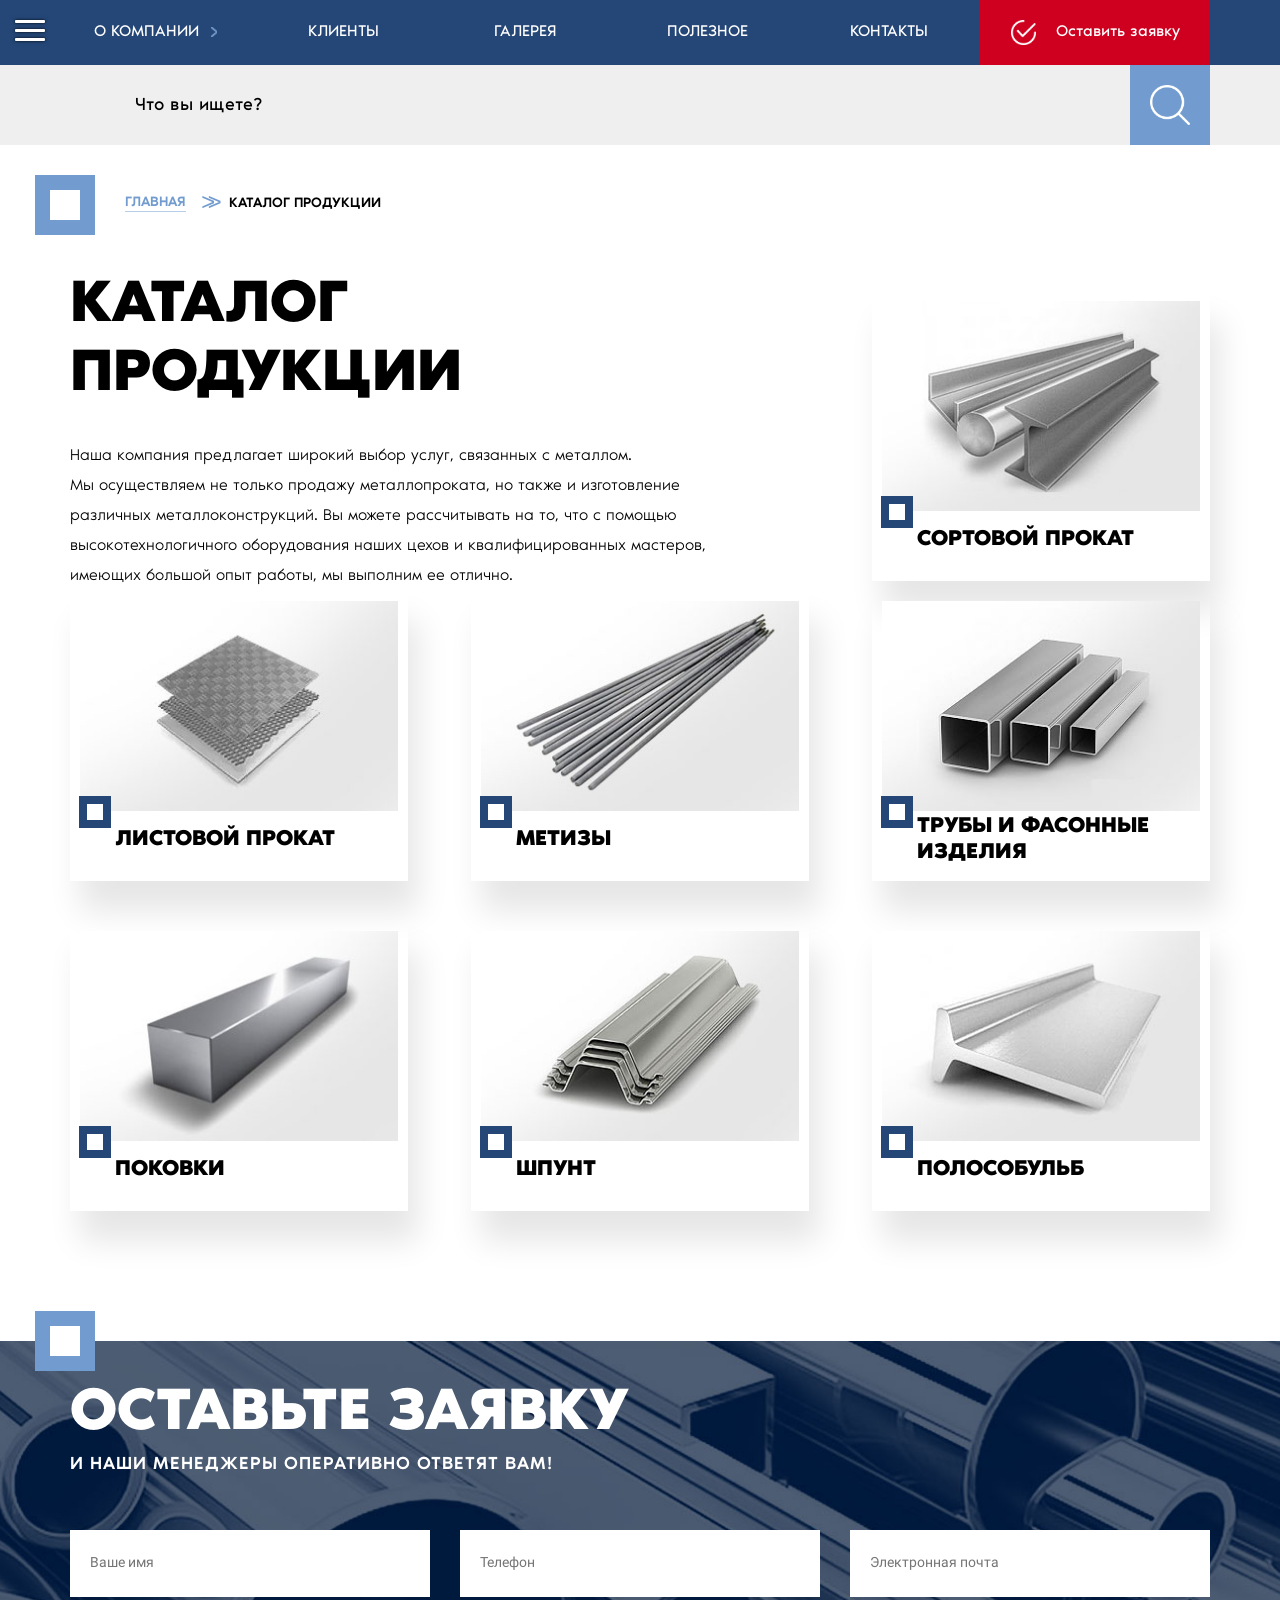
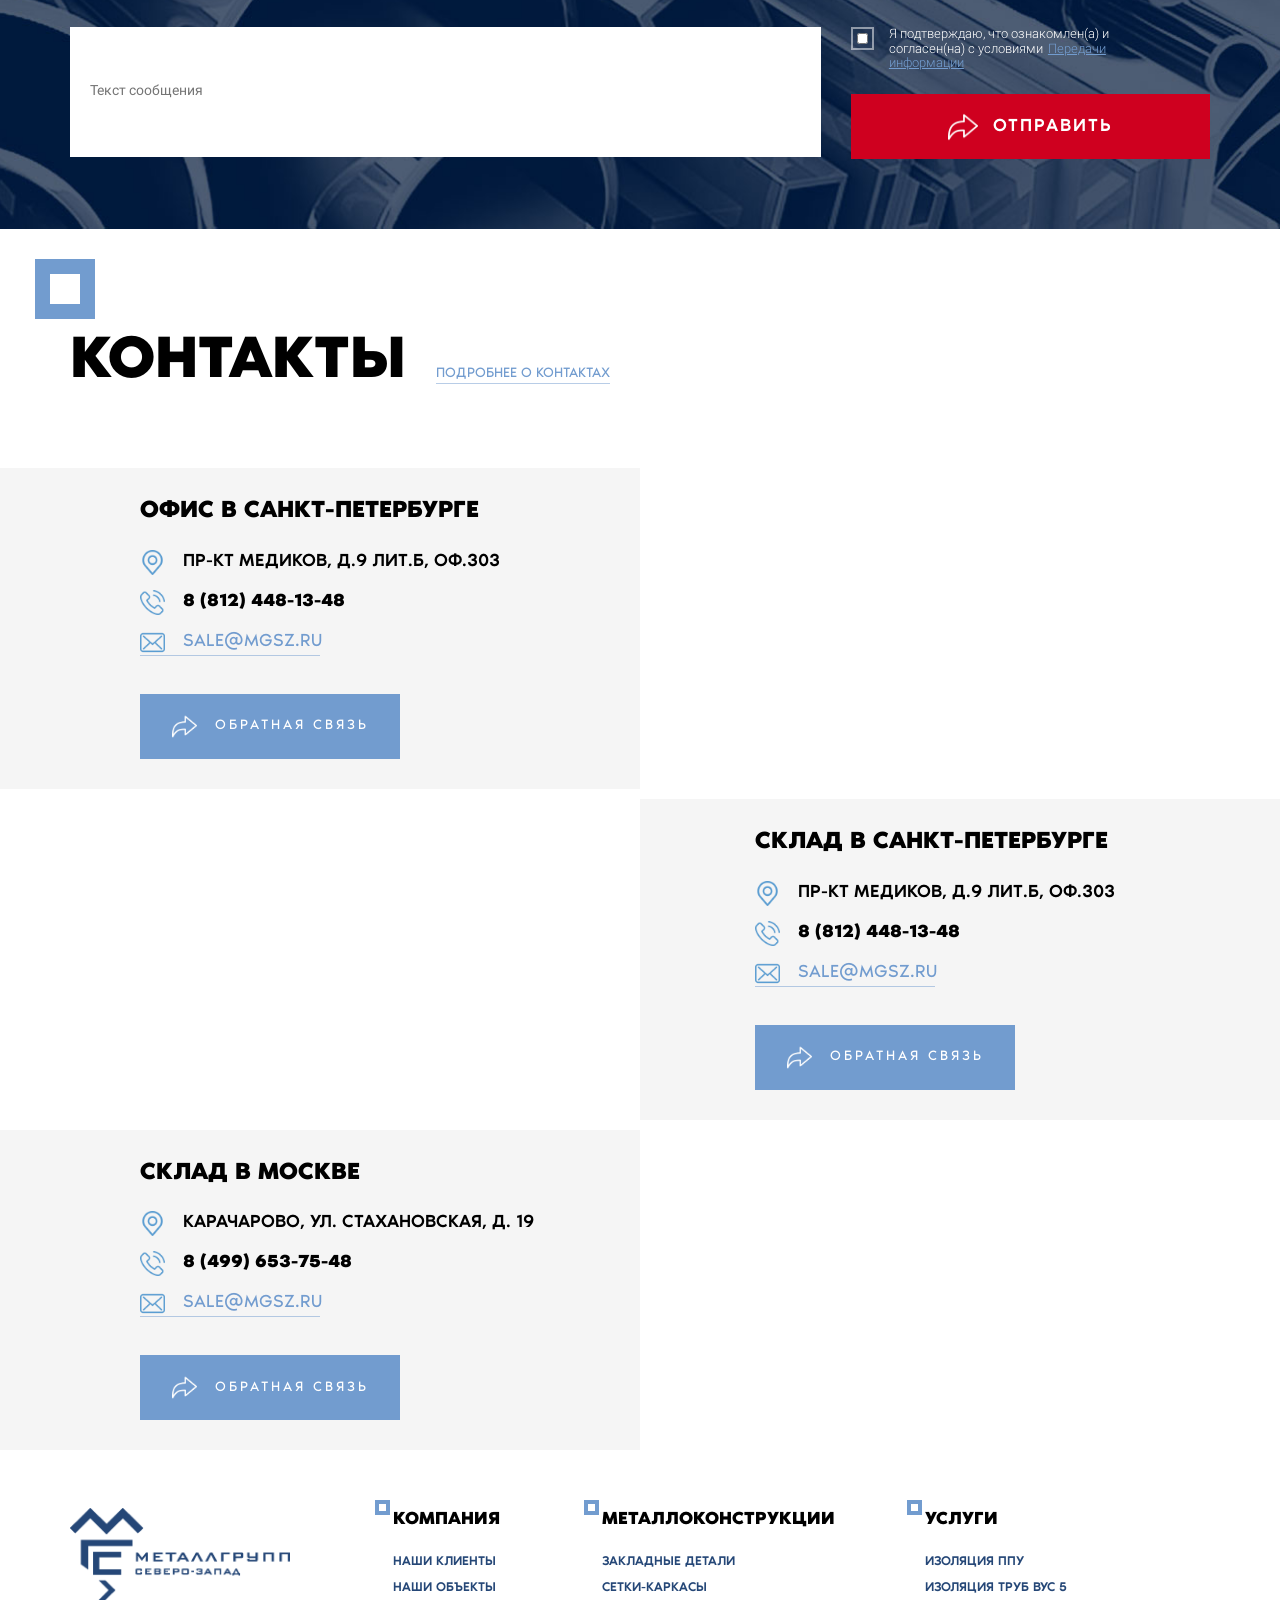
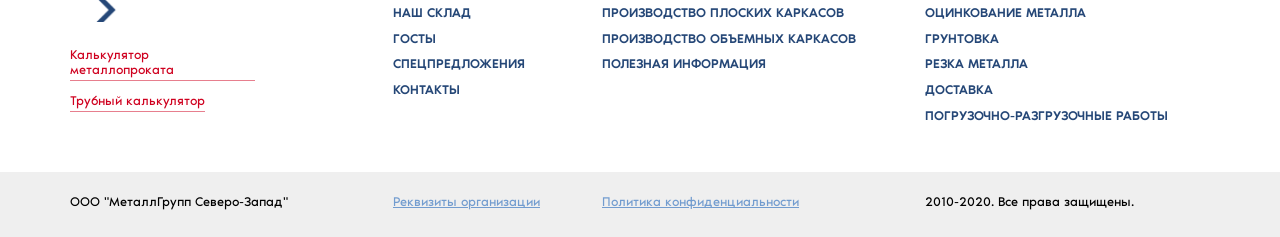
<file: catalog.html>
<!DOCTYPE html>
<html lang="ru-Ru">
  <head>
    <meta charset="utf-8">
    <title>Каталог продукции</title>
    <meta content="SM-group" name="author">
    <meta content="description" name="description">
    <meta content="prepros" name="keywords">
    <meta content="width=device-width, initial-scale=1" name="viewport">
    <meta content="ie=edge" http-equiv="x-ua-compatible">
    <link rel="shortcut icon" href="./favicon.ico" type="image/ico">
    <link rel="stylesheet" href="./assets/css/normalize.css">
    <link rel="stylesheet" href="./assets/css/animate.min.css">
    <link rel="stylesheet" href="./assets/css/hover-min.css">
    <link rel="stylesheet" href="./assets/libraries/glide-3.4.1/dist/css/glide.core.min.css">
    <link rel="stylesheet" href="./assets/css/app.css"><!--[if lt IE 9]>
    <script src="http://cdnjs.cloudflare.com/ajax/libs/html5shiv/3.7.2/html5shiv.min.js"></script><![endif]-->
  </head>
  <body>
    <div class="wrapper">
          <div class="popup" id="popup">
            <div class="popup__close" id="pop-close">+</div>
            <div class="popup__price">
              <div class="popup__img"><img src="./assets/images/pdf.png" alt="pdf"></div><span>Скачать полный прайс</span>
            </div><span class="popup__desc">если вам необходим прайс отдельной категории или товара - запроситe его у нашего менеджера</span>
            <div class="popup__heading">
              <div class="popup__title">Оставить заявку</div>
            </div>
            <div class="popup__body">
              <input type="name" placeholder="Ваше имя*" required>
              <input type="phone" placeholder="Телефон*" required>
              <input type="email" placeholder="Email*" required>
              <textarea rows="5" placeholder="Текст сообщения"></textarea>
              <div class="popup__body-submit">
                <div class="popup__body-check">
                  <div class="popup__body-checker">
                    <input type="checkbox">
                  </div>
                  <div class="popup__body-text">Я подтверждаю, что ознакомлен(а) и согласен(на) с условиями<a href="">Передачи информации</a><span>*поля обязательные для заполнения</span></div>
                </div>
                <button class="popup__button">
                  <div class="popup__button-icon"><img src="./assets/images/form_button.png" alt="Отправить"></div>
                  <div class="popup__button-text">Отправить</div>
                </button>
              </div>
            </div>
          </div>
      <div class="navburger brg" id="navburger">
        <div class="navburger-line"></div>
        <div class="navburger-line"></div>
        <div class="navburger-line"></div>
      </div>
      <div class="burger brg" id="burger">
        <div class="burger-line"></div>
        <div class="burger-line"></div>
        <div class="burger-line"></div>
      </div>
      <sidebar class="sidebar">
        <div class="sidebar__logo"><img class="sidebar__svg" src="./assets/images/logo.png"></div>
        <div class="sidebar__phones">
          <div class="sidebar__place"><span>Санкт-Петербург</span><a href="tel:88124481348">8 (812) 448-13-48</a></div>
          <div class="sidebar__place"><span>Москва</span><a href="tel:84996537548">8 (499) 653-75-48</a></div>
        </div>
        <div class="sidebar__call"><a href="#">Заказать звонок</a></div>
        <div class="sidebar__rolling sidebar__category">
          <h3 class="sidebar__title for-active"> <span>Металлопрокат</span>
                <svg class="arrow" xmlns="http://www.w3.org/2000/svg" viewBox="0 0 10 6">
                  <path d="M0 0 L5 6 L10 0"></path>
                </svg>
          </h3>
          <div class="sidebar__list">
                <div class="sideType">
                  <div class="sideType__title for-active"><span>Трубы и фасонные изделия</span>
                        <svg class="arrow" xmlns="http://www.w3.org/2000/svg" viewBox="0 0 10 6">
                          <path d="M0 0 L5 6 L10 0"></path>
                        </svg>
                  </div>
                  <ul class="sideType__list">
                    <li class="sideTypeSub">
                      <div class="sideTypeSub__title for-active"><span>Изделие 1</span></div>
                    </li>
                    <li class="sideTypeSub">
                      <div class="sideTypeSub__title for-active"><span>Изделие 2</span></div>
                    </li>
                    <li class="sideTypeSub">
                      <div class="sideTypeSub__title for-active"><span>Изделие 3</span></div>
                    </li>
                  </ul>
                </div>
                <div class="sideType">
                  <div class="sideType__title for-active"><span>Метизы</span>
                        <svg class="arrow" xmlns="http://www.w3.org/2000/svg" viewBox="0 0 10 6">
                          <path d="M0 0 L5 6 L10 0"></path>
                        </svg>
                  </div>
                  <ul class="sideType__list">
                    <li class="sideTypeSub">
                      <div class="sideTypeSub__title for-active"><span>Изделие 1</span></div>
                    </li>
                    <li class="sideTypeSub">
                      <div class="sideTypeSub__title for-active"><span>Изделие 2</span></div>
                    </li>
                    <li class="sideTypeSub">
                      <div class="sideTypeSub__title for-active"><span>Изделие 3</span></div>
                    </li>
                  </ul>
                </div>
                <div class="sideType">
                  <div class="sideType__title for-active"><span>Листовой прокат</span>
                        <svg class="arrow" xmlns="http://www.w3.org/2000/svg" viewBox="0 0 10 6">
                          <path d="M0 0 L5 6 L10 0"></path>
                        </svg>
                  </div>
                  <ul class="sideType__list">
                    <li class="sideTypeSub">
                      <div class="sideTypeSub__title for-active"><span>Изделие 1</span></div>
                    </li>
                    <li class="sideTypeSub">
                      <div class="sideTypeSub__title for-active"><span>Изделие 2</span></div>
                    </li>
                    <li class="sideTypeSub">
                      <div class="sideTypeSub__title for-active"><span>Изделие 3</span></div>
                    </li>
                  </ul>
                </div>
            <div class="sideType">
              <div class="sideType__title for-active"><span>Сортовой прокат</span>
                    <svg class="arrow" xmlns="http://www.w3.org/2000/svg" viewBox="0 0 10 6">
                      <path d="M0 0 L5 6 L10 0"></path>
                    </svg>
              </div>
              <ul class="sideType__list">
                <li class="sideType__item">
                  <div class="sideTypeSub__title for-active"><span>Арматура</span>
                        <svg class="arrow" xmlns="http://www.w3.org/2000/svg" viewBox="0 0 10 6">
                          <path d="M0 0 L5 6 L10 0"></path>
                        </svg>
                  </div>
                  <ul class="sideTypeSub__list">
                    <li class="sideTypeSub__item"><a href="#">Арматура</a></li>
                    <li class="sideTypeSub__item"><a href="#">Арматура а3</a></li>
                    <li class="sideTypeSub__item"><a href="#">Арматура ат800</a></li>
                  </ul>
                </li>
                <li class="sideType__item">
                  <div class="sideTypeSub__title for-active"><span>Катанка</span></div>
                </li>
                <li class="sideType__item">
                  <div class="sideTypeSub__title for-active"><span>Балка</span>
                        <svg class="arrow" xmlns="http://www.w3.org/2000/svg" viewBox="0 0 10 6">
                          <path d="M0 0 L5 6 L10 0"></path>
                        </svg>
                  </div>
                </li>
                <li class="sideType__item">
                  <div class="sideTypeSub__title for-active"><span>КругКвадрат</span>
                        <svg class="arrow" xmlns="http://www.w3.org/2000/svg" viewBox="0 0 10 6">
                          <path d="M0 0 L5 6 L10 0"></path>
                        </svg>
                  </div>
                </li>
                <li class="sideType__item">
                  <div class="sideTypeSub__title for-active"><span>Полоса</span>
                        <svg class="arrow" xmlns="http://www.w3.org/2000/svg" viewBox="0 0 10 6">
                          <path d="M0 0 L5 6 L10 0"></path>
                        </svg>
                  </div>
                </li>
                <li class="sideType__item">
                  <div class="sideTypeSub__title for-active"><span>Шестигранник</span>
                        <svg class="arrow" xmlns="http://www.w3.org/2000/svg" viewBox="0 0 10 6">
                          <path d="M0 0 L5 6 L10 0"></path>
                        </svg>
                  </div>
                </li>
                <li class="sideType__item">
                  <div class="sideTypeSub__title for-active"><span>Швеллер</span>
                        <svg class="arrow" xmlns="http://www.w3.org/2000/svg" viewBox="0 0 10 6">
                          <path d="M0 0 L5 6 L10 0"></path>
                        </svg>
                  </div>
                </li>
                <li class="sideType__item">
                  <div class="sideTypeSub__title for-active"><span>Угол</span>
                        <svg class="arrow" xmlns="http://www.w3.org/2000/svg" viewBox="0 0 10 6">
                          <path d="M0 0 L5 6 L10 0"></path>
                        </svg>
                  </div>
                </li>
              </ul>
            </div>
            <div class="sideType">
              <div class="sideType__title"><span>Шпунт</span></div>
            </div>
            <div class="sideType">
              <div class="sideType__title"><span>Полособульб</span></div>
            </div>
            <div class="sideType">
              <div class="sideType__title"><span>Поковки</span></div>
            </div>
          </div>
        </div>
        <div class="sidebar__construct sidebar__category">
          <h3 class="sidebar__title for-active"><span>Металлоконструкции</span>
                <svg class="arrow" xmlns="http://www.w3.org/2000/svg" viewBox="0 0 10 6">
                  <path d="M0 0 L5 6 L10 0"></path>
                </svg>
          </h3>
          <div class="sidebar__list">
                <div class="sideType">
                  <div class="sideType__title for-active"><span>Трубы и фасонные изделия</span>
                        <svg class="arrow" xmlns="http://www.w3.org/2000/svg" viewBox="0 0 10 6">
                          <path d="M0 0 L5 6 L10 0"></path>
                        </svg>
                  </div>
                  <ul class="sideType__list">
                    <li class="sideTypeSub">
                      <div class="sideTypeSub__title for-active"><span>Изделие 1</span></div>
                    </li>
                    <li class="sideTypeSub">
                      <div class="sideTypeSub__title for-active"><span>Изделие 2</span></div>
                    </li>
                    <li class="sideTypeSub">
                      <div class="sideTypeSub__title for-active"><span>Изделие 3</span></div>
                    </li>
                  </ul>
                </div>
                <div class="sideType">
                  <div class="sideType__title for-active"><span>Метизы</span>
                        <svg class="arrow" xmlns="http://www.w3.org/2000/svg" viewBox="0 0 10 6">
                          <path d="M0 0 L5 6 L10 0"></path>
                        </svg>
                  </div>
                  <ul class="sideType__list">
                    <li class="sideTypeSub">
                      <div class="sideTypeSub__title for-active"><span>Изделие 1</span></div>
                    </li>
                    <li class="sideTypeSub">
                      <div class="sideTypeSub__title for-active"><span>Изделие 2</span></div>
                    </li>
                    <li class="sideTypeSub">
                      <div class="sideTypeSub__title for-active"><span>Изделие 3</span></div>
                    </li>
                  </ul>
                </div>
                <div class="sideType">
                  <div class="sideType__title for-active"><span>Листовой прокат</span>
                        <svg class="arrow" xmlns="http://www.w3.org/2000/svg" viewBox="0 0 10 6">
                          <path d="M0 0 L5 6 L10 0"></path>
                        </svg>
                  </div>
                  <ul class="sideType__list">
                    <li class="sideTypeSub">
                      <div class="sideTypeSub__title for-active"><span>Изделие 1</span></div>
                    </li>
                    <li class="sideTypeSub">
                      <div class="sideTypeSub__title for-active"><span>Изделие 2</span></div>
                    </li>
                    <li class="sideTypeSub">
                      <div class="sideTypeSub__title for-active"><span>Изделие 3</span></div>
                    </li>
                  </ul>
                </div>
                <div class="sideType">
                  <div class="sideType__title for-active"><span>Сортовой прокат</span>
                        <svg class="arrow" xmlns="http://www.w3.org/2000/svg" viewBox="0 0 10 6">
                          <path d="M0 0 L5 6 L10 0"></path>
                        </svg>
                  </div>
                  <ul class="sideType__list">
                    <li class="sideTypeSub">
                      <div class="sideTypeSub__title for-active"><span>Изделие 1</span></div>
                    </li>
                    <li class="sideTypeSub">
                      <div class="sideTypeSub__title for-active"><span>Изделие 2</span></div>
                    </li>
                    <li class="sideTypeSub">
                      <div class="sideTypeSub__title for-active"><span>Изделие 3</span></div>
                    </li>
                  </ul>
                </div>
                <div class="sideType">
                  <div class="sideType__title for-active"><span>Шпунn</span>
                        <svg class="arrow" xmlns="http://www.w3.org/2000/svg" viewBox="0 0 10 6">
                          <path d="M0 0 L5 6 L10 0"></path>
                        </svg>
                  </div>
                  <ul class="sideType__list">
                  </ul>
                </div>
                <div class="sideType">
                  <div class="sideType__title for-active"><span>Полособульб</span>
                        <svg class="arrow" xmlns="http://www.w3.org/2000/svg" viewBox="0 0 10 6">
                          <path d="M0 0 L5 6 L10 0"></path>
                        </svg>
                  </div>
                  <ul class="sideType__list">
                  </ul>
                </div>
                <div class="sideType">
                  <div class="sideType__title for-active"><span>Поковки</span>
                        <svg class="arrow" xmlns="http://www.w3.org/2000/svg" viewBox="0 0 10 6">
                          <path d="M0 0 L5 6 L10 0"></path>
                        </svg>
                  </div>
                  <ul class="sideType__list">
                  </ul>
                </div>
          </div>
        </div>
        <div class="sidebar__serv sidebar__category">
          <h3 class="sidebar__title for-active"><span>Услуги</span>
                <svg class="arrow" xmlns="http://www.w3.org/2000/svg" viewBox="0 0 10 6">
                  <path d="M0 0 L5 6 L10 0"></path>
                </svg>
          </h3>
          <div class="sidebar__list">
                <div class="sideType">
                  <div class="sideType__title for-active"><span>Трубы и фасонные изделия</span>
                        <svg class="arrow" xmlns="http://www.w3.org/2000/svg" viewBox="0 0 10 6">
                          <path d="M0 0 L5 6 L10 0"></path>
                        </svg>
                  </div>
                  <ul class="sideType__list">
                    <li class="sideTypeSub">
                      <div class="sideTypeSub__title for-active"><span>Изделие 1</span></div>
                    </li>
                    <li class="sideTypeSub">
                      <div class="sideTypeSub__title for-active"><span>Изделие 2</span></div>
                    </li>
                    <li class="sideTypeSub">
                      <div class="sideTypeSub__title for-active"><span>Изделие 3</span></div>
                    </li>
                  </ul>
                </div>
                <div class="sideType">
                  <div class="sideType__title for-active"><span>Метизы</span>
                        <svg class="arrow" xmlns="http://www.w3.org/2000/svg" viewBox="0 0 10 6">
                          <path d="M0 0 L5 6 L10 0"></path>
                        </svg>
                  </div>
                  <ul class="sideType__list">
                    <li class="sideTypeSub">
                      <div class="sideTypeSub__title for-active"><span>Изделие 1</span></div>
                    </li>
                    <li class="sideTypeSub">
                      <div class="sideTypeSub__title for-active"><span>Изделие 2</span></div>
                    </li>
                    <li class="sideTypeSub">
                      <div class="sideTypeSub__title for-active"><span>Изделие 3</span></div>
                    </li>
                  </ul>
                </div>
                <div class="sideType">
                  <div class="sideType__title for-active"><span>Листовой прокат</span>
                        <svg class="arrow" xmlns="http://www.w3.org/2000/svg" viewBox="0 0 10 6">
                          <path d="M0 0 L5 6 L10 0"></path>
                        </svg>
                  </div>
                  <ul class="sideType__list">
                    <li class="sideTypeSub">
                      <div class="sideTypeSub__title for-active"><span>Изделие 1</span></div>
                    </li>
                    <li class="sideTypeSub">
                      <div class="sideTypeSub__title for-active"><span>Изделие 2</span></div>
                    </li>
                    <li class="sideTypeSub">
                      <div class="sideTypeSub__title for-active"><span>Изделие 3</span></div>
                    </li>
                  </ul>
                </div>
                <div class="sideType">
                  <div class="sideType__title for-active"><span>Сортовой прокат</span>
                        <svg class="arrow" xmlns="http://www.w3.org/2000/svg" viewBox="0 0 10 6">
                          <path d="M0 0 L5 6 L10 0"></path>
                        </svg>
                  </div>
                  <ul class="sideType__list">
                    <li class="sideTypeSub">
                      <div class="sideTypeSub__title for-active"><span>Изделие 1</span></div>
                    </li>
                    <li class="sideTypeSub">
                      <div class="sideTypeSub__title for-active"><span>Изделие 2</span></div>
                    </li>
                    <li class="sideTypeSub">
                      <div class="sideTypeSub__title for-active"><span>Изделие 3</span></div>
                    </li>
                  </ul>
                </div>
                <div class="sideType">
                  <div class="sideType__title for-active"><span>Шпунn</span>
                        <svg class="arrow" xmlns="http://www.w3.org/2000/svg" viewBox="0 0 10 6">
                          <path d="M0 0 L5 6 L10 0"></path>
                        </svg>
                  </div>
                  <ul class="sideType__list">
                  </ul>
                </div>
                <div class="sideType">
                  <div class="sideType__title for-active"><span>Полособульб</span>
                        <svg class="arrow" xmlns="http://www.w3.org/2000/svg" viewBox="0 0 10 6">
                          <path d="M0 0 L5 6 L10 0"></path>
                        </svg>
                  </div>
                  <ul class="sideType__list">
                  </ul>
                </div>
                <div class="sideType">
                  <div class="sideType__title for-active"><span>Поковки</span>
                        <svg class="arrow" xmlns="http://www.w3.org/2000/svg" viewBox="0 0 10 6">
                          <path d="M0 0 L5 6 L10 0"></path>
                        </svg>
                  </div>
                  <ul class="sideType__list">
                  </ul>
                </div>
          </div>
        </div>
        <div class="sidebar__calc sidebar__other">
          <div class="sidebar__icon"><img src="./assets/images/calculator.png" alt="calculator"></div><span>Калькулятор</span>
        </div>
        <div class="sidebar__price sidebar__other pop-trg">
          <div class="sidebar__icon"><img src="./assets/images/copy.png" alt="copy"></div><span>Скачать прайс-лист</span>
        </div>
      </sidebar>
      <div class="container">
        <nav class="navigation" id="navigation">
          <div class="navigation__menu">
            <ul class="navigation__list">
              <li class="navigation__item for-active"><a href="/about.html"><span>О компании</span>
                      <svg class="arrow--right arrow" xmlns="http://www.w3.org/2000/svg" viewBox="0 0 10 6">
                        <path d="M0 0 L5 6 L10 0"></path>
                      </svg></a>
                <ul class="navigation__sublist">
                  <li class="navigation__subitem"><a href="/news.html"><span>Новости компании</span></a></li>
                      <div class="square-small-blue">
                        <div class="square-small-blue__inner"></div>
                      </div>
                  <li class="navigation__subitem"><a href="/news.html"><span>Новости рынка металлов</span></a></li>
                      <div class="square-small-blue">
                        <div class="square-small-blue__inner"></div>
                      </div>
                  <li class="navigation__subitem"><a href="/about.html"><span>Наши клиенты</span></a></li>
                </ul>
              </li>
              <li class="navigation__item"><a href="/about.html"><span>Клиенты</span></a></li>
              <li class="navigation__item"><a href="/gallery.html"><span>Галерея</span></a></li>
              <li class="navigation__item"><a href="/about.html"><span>Полезное</span></a></li>
              <li class="navigation__item"><a href="/contacts.html"><span>Контакты</span></a></li>
            </ul>
            <button class="navigation__tick pop-trg">
              <div class="navigation__img"><img src="./assets/images/tick.png" alt="order"></div><span>Оставить заявку</span>
            </button>
          </div>
        </nav>
            <div class="search search--gray" id="search">
              <div class="search__input">
                    <div class="square-small-blue">
                      <div class="square-small-blue__inner"></div>
                    </div>
                <input type="text" placeholder="Что вы ищете?">
                <div class="search__magnify"><img src="./assets/images/magnifying-glass.png" alt="magnifying-glass"></div>
              </div>
            </div>
        <section class="section catalog" id="catalog">
          <div class="catalog__content">
                <div class="path"><a class="path__from" href="/">Главная</a>
                  <div class="path__icon">>></div>
                  <div class="path__to">Каталог продукции</div>
                </div>
                    <div class="square-large-blue">
                      <div class="square-large-blue__inner"></div>
                    </div>
                <div class="section-heading">
                  <h2 class="section-title">Каталог продукции</h2><a class="section-subtitle" href=""></a>
                  <div class="section-text"></div>
                </div>
            <div class="catalog__text"> 
              <p>Наша компания предлагает широкий выбор услуг, связанных с металлом.</p>
              <p>Мы осуществляем не только продажу металлопроката, но также и изготовление различных металлоконструкций. Вы можете рассчитывать на то, что с помощью высокотехнологичного оборудования наших цехов и квалифицированных мастеров, имеющих большой опыт работы, мы выполним ее отлично.</p>
            </div>
            <div class="catalog__body">
                  <div class="product product-absolute">
                    <div class="product__img"><img src="./assets/images/products_sort-prokat.jpg" alt="sort-prokat"></div>
                    <div class="product__name">Сортовой прокат
                          <div class="square-medium-blue">
                            <div class="square-medium-blue__inner"></div>
                          </div>
                    </div>
                  </div>
                  <div class="product">
                    <div class="product__img"><img src="./assets/images/products_list-prokat.jpg" alt="list-prokat"></div>
                    <div class="product__name">Листовой прокат
                          <div class="square-medium-blue">
                            <div class="square-medium-blue__inner"></div>
                          </div>
                    </div>
                  </div>
                  <div class="product">
                    <div class="product__img"><img src="./assets/images/products_metizy.jpg" alt="metizy"></div>
                    <div class="product__name">Метизы
                          <div class="square-medium-blue">
                            <div class="square-medium-blue__inner"></div>
                          </div>
                    </div>
                  </div>
                  <div class="product">
                    <div class="product__img"><img src="./assets/images/products_truby.jpg" alt="truby"></div>
                    <div class="product__name">Трубы и фасонные изделия
                          <div class="square-medium-blue">
                            <div class="square-medium-blue__inner"></div>
                          </div>
                    </div>
                  </div>
                  <div class="product">
                    <div class="product__img"><img src="./assets/images/products_pokovki.jpg" alt="pokovki"></div>
                    <div class="product__name">Поковки
                          <div class="square-medium-blue">
                            <div class="square-medium-blue__inner"></div>
                          </div>
                    </div>
                  </div>
                  <div class="product">
                    <div class="product__img"><img src="./assets/images/products_shpunt.jpg" alt="shpunt"></div>
                    <div class="product__name">Шпунт
                          <div class="square-medium-blue">
                            <div class="square-medium-blue__inner"></div>
                          </div>
                    </div>
                  </div>
                  <div class="product">
                    <div class="product__img"><img src="./assets/images/products_polosobulb.jpg" alt="polosobulb"></div>
                    <div class="product__name">Полособульб
                          <div class="square-medium-blue">
                            <div class="square-medium-blue__inner"></div>
                          </div>
                    </div>
                  </div>
            </div>
          </div>
        </section>
            <div class="form">
              <div class="form__bg"><img src="./assets/images/form_lg.jpg" alt="Фон формы"></div>
              <div class="form__content">
                    <div class="square-large-blue">
                      <div class="square-large-blue__inner"></div>
                    </div>
                <div class="form__heading">
                  <div class="form__title">Оставьте заявку</div>
                  <div class="form__subtitle">и наши менеджеры оперативно ответят вам!</div>
                </div>
                <div class="form__body">
                  <div class="form__body-top">
                    <input type="name" placeholder="Ваше имя">
                    <input type="phone" placeholder="Телефон">
                    <input type="email" placeholder="Электронная почта">
                  </div>
                  <div class="form__body-bottom">
                    <div class="form__body-message">
                      <input type="textarea" placeholder="Текст сообщения">
                    </div>
                    <div class="form__body-submit">
                      <div class="form__body-check">
                        <div class="form__body-checker">
                          <input type="checkbox">
                        </div>
                        <div class="form__body-text">Я подтверждаю, что ознакомлен(а) и согласен(на) с условиями<a href="">Передачи информации</a></div>
                      </div>
                      <button class="form__button">
                        <div class="form__button-icon"><img src="./assets/images/form_button.png" alt="Отправить"></div>
                        <div class="form__button-text">Отправить</div>
                      </button>
                    </div>
                  </div>
                </div>
              </div>
            </div>
        <section class="section contacts" id="contacts">
          <div class="contacts__content">
                    <div class="square-large-blue">
                      <div class="square-large-blue__inner"></div>
                    </div>
                <div class="section-heading">
                  <h2 class="section-title">Контакты</h2><a class="section-subtitle" href="">Подробнее о контактах</a>
                  <div class="section-text"></div>
                </div>
          </div>
          <div class="contacts__maps">
            <div class="contacts__piece contacts__data sp-office">
                  <div class="contact">
                    <h3 class="contact__title">офис в санкт-петербурге</h3>
                    <div class="contact__address"><img src="./assets/images/place.png" alt="address"><span>пр-кт Медиков, д.9 лит.Б, оф.303</span></div><a class="contact__phone" href="tel:88124481348"><img src="./assets/images/phone-call.png" alt="address"><span>8 (812) 448-13-48</span></a><a class="contact__address contact__email" href="email:undefined"><img src="./assets/images/envelope.png" alt="address"><span>sale@mgsz.ru</span></a>
                    <button class="contact__link pop-trg"><img src="./assets/images/next2.png" alt="link"><span>Обратная связь</span></button>
                  </div>
            </div>
            <div class="contacts__piece contacts__map sp-office">
              <iframe src="https://yandex.ru/map-widget/v1/?um=constructor%3Af865219da72f7d67f4d0d8bdc857a2449816bd77bc2fa6070cef8cc6b06647b1&amp;amp;source=constructor" width="100%" height="400" frameborder="0"></iframe>
            </div>
            <div class="contacts__piece contacts__data sp-stock">
                  <div class="contact">
                    <h3 class="contact__title">склад в санкт-петербурге</h3>
                    <div class="contact__address"><img src="./assets/images/place.png" alt="address"><span>пр-кт Медиков, д.9 лит.Б, оф.303</span></div><a class="contact__phone" href="tel:88124481348"><img src="./assets/images/phone-call.png" alt="address"><span>8 (812) 448-13-48</span></a><a class="contact__address contact__email" href="email:undefined"><img src="./assets/images/envelope.png" alt="address"><span>sale@mgsz.ru</span></a>
                    <button class="contact__link pop-trg"><img src="./assets/images/next2.png" alt="link"><span>Обратная связь</span></button>
                  </div>
            </div>
            <div class="contacts__piece contacts__map sp-stock">
              <iframe src="https://yandex.ru/map-widget/v1/?um=constructor%3Af865219da72f7d67f4d0d8bdc857a2449816bd77bc2fa6070cef8cc6b06647b1&amp;amp;source=constructor" width="100%" height="400" frameborder="0"></iframe>
            </div>
            <div class="contacts__piece contacts__data msk-stock">
                  <div class="contact">
                    <h3 class="contact__title">склад в москве</h3>
                    <div class="contact__address"><img src="./assets/images/place.png" alt="address"><span>Карачарово, ул. Стахановская, д. 19</span></div><a class="contact__phone" href="tel: 84996537548"><img src="./assets/images/phone-call.png" alt="address"><span> 8 (499) 653-75-48</span></a><a class="contact__address contact__email" href="email:undefined"><img src="./assets/images/envelope.png" alt="address"><span>sale@mgsz.ru</span></a>
                    <button class="contact__link pop-trg"><img src="./assets/images/next2.png" alt="link"><span>Обратная связь</span></button>
                  </div>
            </div>
            <div class="contacts__piece contacts__map msk-stock">
              <iframe src="https://yandex.ru/map-widget/v1/?um=constructor%3Af865219da72f7d67f4d0d8bdc857a2449816bd77bc2fa6070cef8cc6b06647b1&amp;amp;source=constructor" width="100%" height="400" frameborder="0"></iframe>
            </div>
          </div>
        </section>
        <footer class="animated rubberBand">
          <div class="footer">
            <div class="footer__content">
              <div class="footer__top">
                <div class="footer__image">
                  <div class="footer__logo"><img src="./assets/images/logo.png" alt="logo"></div><a class="footer__calc-metal" href="">Калькулятор металлопроката</a><a class="footer__calc-tube" href="">Трубный калькулятор</a>
                </div>
                    <div class="footer-column">
                          <div class="square-small-blue">
                            <div class="square-small-blue__inner"></div>
                          </div>
                      <div class="footer-column__name">Компания</div>
                      <div class="footer-column__lines"><a class="footer-column__line" href="">Наши клиенты</a><a class="footer-column__line" href="">Наши объекты</a><a class="footer-column__line" href="">Наш склад</a><a class="footer-column__line" href="">Госты</a><a class="footer-column__line" href="">Спецпредложения</a><a class="footer-column__line" href="">Контакты</a>
                        <!-- .footer-column__line.footer-column__line2=line2-->
                        <!-- .footer-column__line.footer-column__line3=line3-->
                        <!-- .footer-column__line.footer-column__line4=line4-->
                        <!-- .footer-column__line.footer-column__line5=line5-->
                        <!-- .footer-column__line.footer-column__line6=line6-->
                        <!-- .footer-column__line.footer-column__line7=line7-->
                      </div>
                    </div>
                    <div class="footer-column">
                          <div class="square-small-blue">
                            <div class="square-small-blue__inner"></div>
                          </div>
                      <div class="footer-column__name">Металлоконструкции</div>
                      <div class="footer-column__lines"><a class="footer-column__line" href="">Закладные детали</a><a class="footer-column__line" href="">Сетки-каркасы</a><a class="footer-column__line" href="">Производство плоских каркасов</a><a class="footer-column__line" href="">Производство объемных каркасов</a><a class="footer-column__line" href="">Полезная информация</a>
                        <!-- .footer-column__line.footer-column__line2=line2-->
                        <!-- .footer-column__line.footer-column__line3=line3-->
                        <!-- .footer-column__line.footer-column__line4=line4-->
                        <!-- .footer-column__line.footer-column__line5=line5-->
                        <!-- .footer-column__line.footer-column__line6=line6-->
                        <!-- .footer-column__line.footer-column__line7=line7-->
                      </div>
                    </div>
                    <div class="footer-column">
                          <div class="square-small-blue">
                            <div class="square-small-blue__inner"></div>
                          </div>
                      <div class="footer-column__name">Услуги</div>
                      <div class="footer-column__lines"><a class="footer-column__line" href="">Изоляция ППУ</a><a class="footer-column__line" href="">Изоляция труб ВУС 5</a><a class="footer-column__line" href="">Оцинкование металла</a><a class="footer-column__line" href="">Грунтовка</a><a class="footer-column__line" href="">Резка металла</a><a class="footer-column__line" href="">Доставка</a><a class="footer-column__line" href="">Погрузочно-разгрузочные работы</a>
                        <!-- .footer-column__line.footer-column__line2=line2-->
                        <!-- .footer-column__line.footer-column__line3=line3-->
                        <!-- .footer-column__line.footer-column__line4=line4-->
                        <!-- .footer-column__line.footer-column__line5=line5-->
                        <!-- .footer-column__line.footer-column__line6=line6-->
                        <!-- .footer-column__line.footer-column__line7=line7-->
                      </div>
                    </div>
              </div>
              <div class="footer__bottom">
                <div class="footer__bottom-columns">
                  <div class="footer__company">ООО "МеталлГрупп Северо-Запад"</div><a class="footer__requisites" href="">Реквизиты организации</a><a class="footer__politics" href="">Политика конфиденциальности</a>
                  <div class="footer__year">2010-2020. Все права защищены.</div>
                </div>
              </div>
            </div>
          </div>
          <div class="footer__bottom-bg"></div>
        </footer>
      </div>
    </div>
    <script src="./assets/libraries/glide-3.4.1/dist/glide.min.js"></script>
    <script src="./assets/js/script.js"></script>
  </body>
</html>
</file>
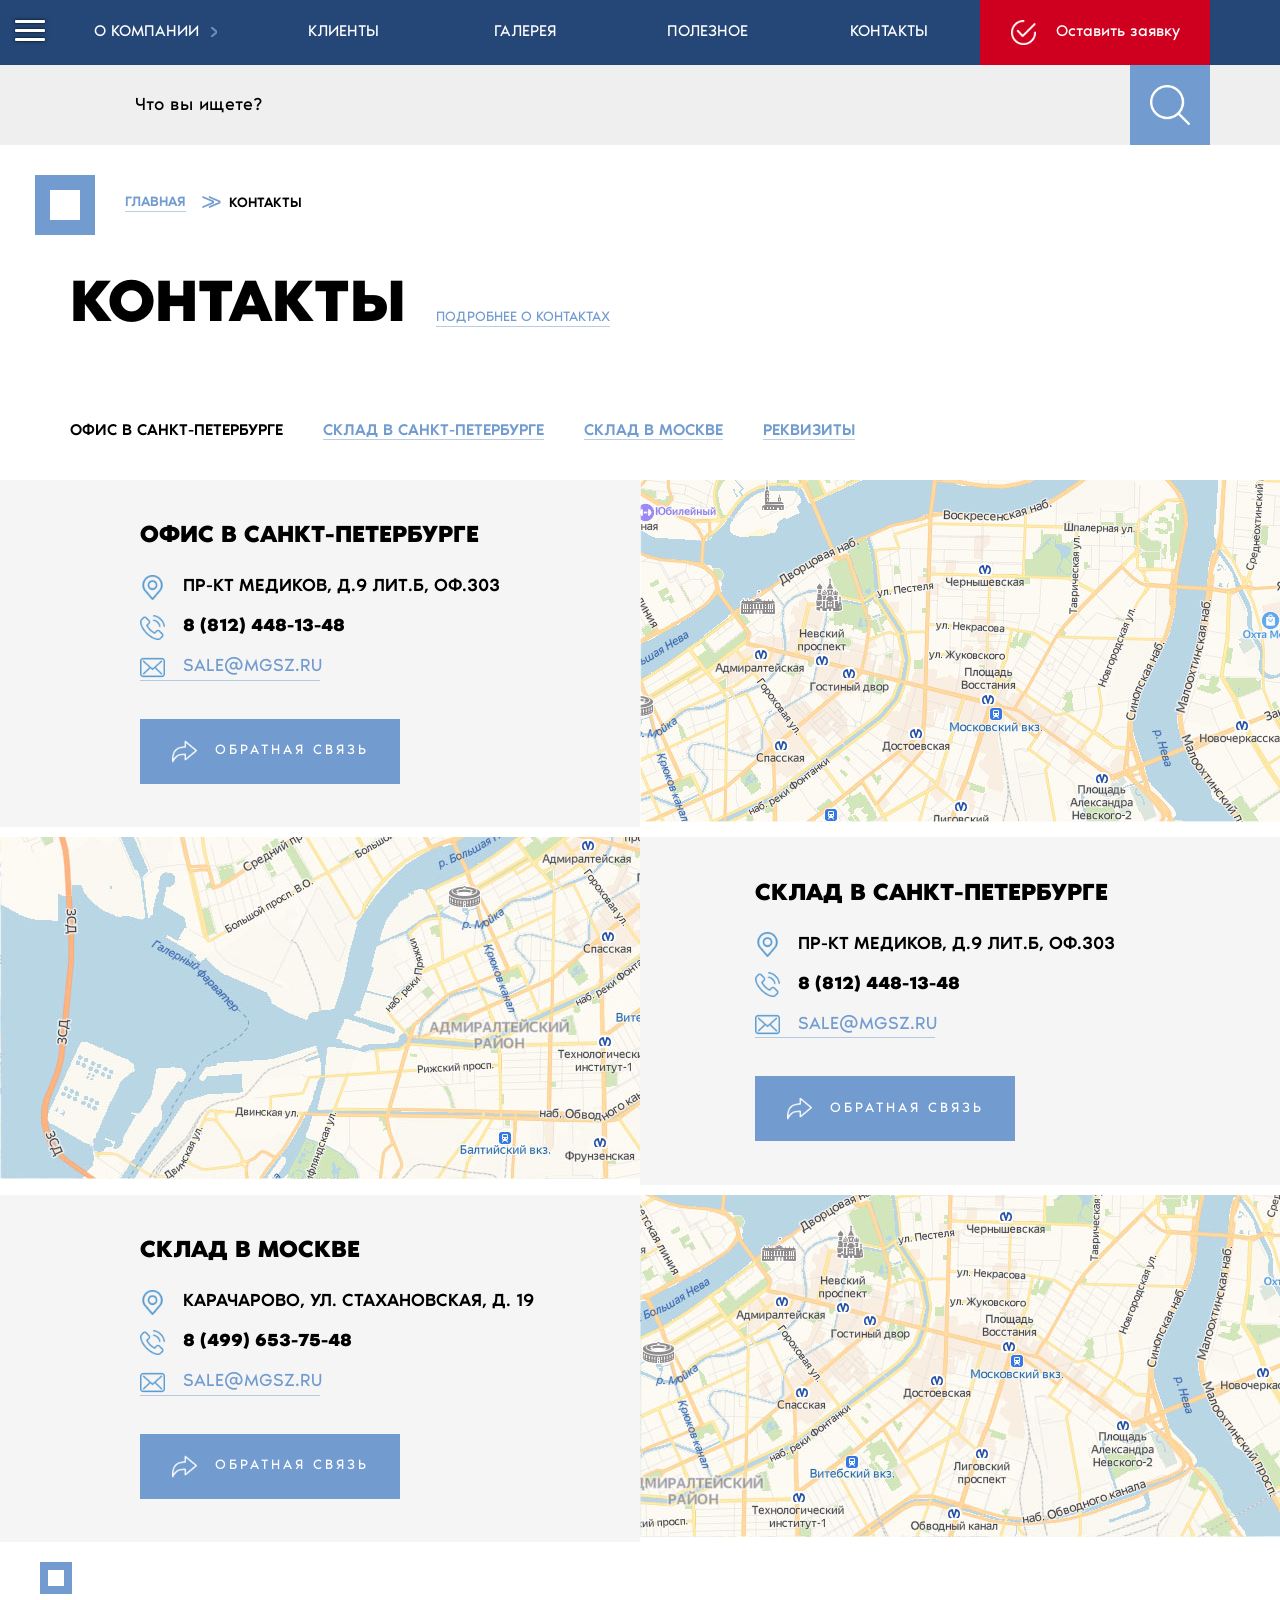
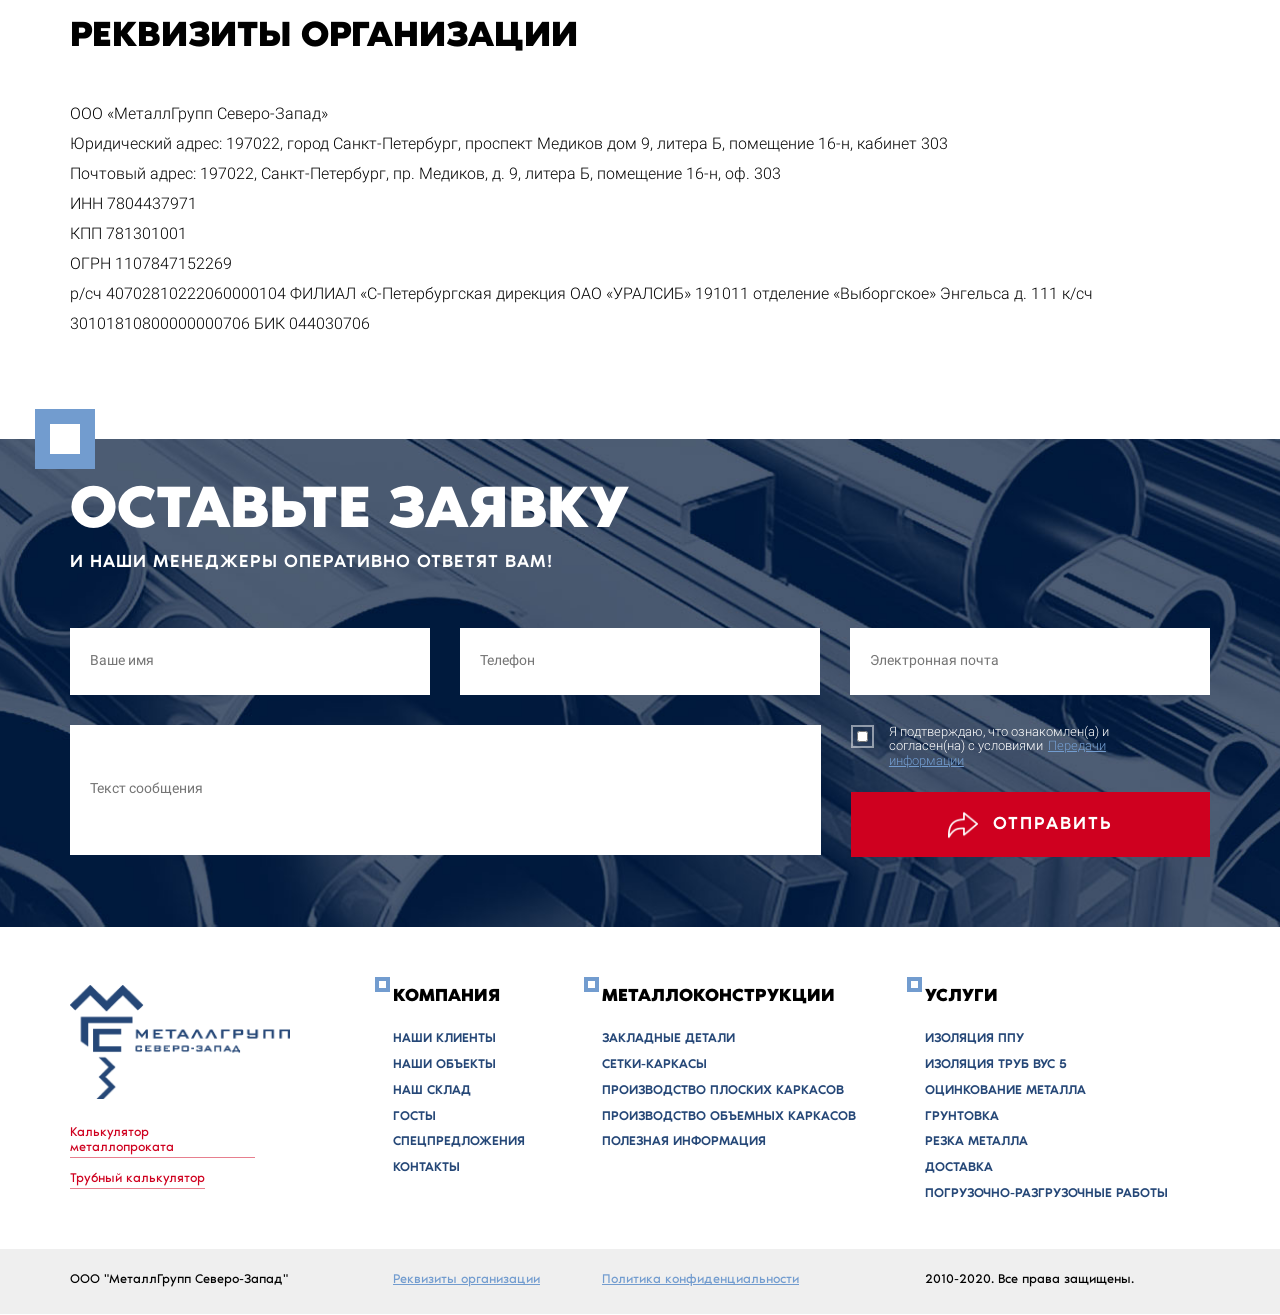
<file: contacts.html>
<!DOCTYPE html>
<html lang="ru-Ru">
  <head>
    <meta charset="utf-8">
    <title>Контакты</title>
    <meta content="SM-group" name="author">
    <meta content="description" name="description">
    <meta content="prepros" name="keywords">
    <meta content="width=device-width, initial-scale=1" name="viewport">
    <meta content="ie=edge" http-equiv="x-ua-compatible">
    <link rel="shortcut icon" href="./favicon.ico" type="image/ico">
    <link rel="stylesheet" href="./assets/css/normalize.css">
    <link rel="stylesheet" href="./assets/css/animate.min.css">
    <link rel="stylesheet" href="./assets/css/hover-min.css">
    <link rel="stylesheet" href="./assets/libraries/glide-3.4.1/dist/css/glide.core.min.css">
    <link rel="stylesheet" href="./assets/css/app.css"><!--[if lt IE 9]>
    <script src="http://cdnjs.cloudflare.com/ajax/libs/html5shiv/3.7.2/html5shiv.min.js"></script><![endif]-->
  </head>
  <body>
    <div class="wrapper">
          <div class="popup" id="popup">
            <div class="popup__close" id="pop-close">+</div>
            <div class="popup__price">
              <div class="popup__img"><img src="./assets/images/pdf.png" alt="pdf"></div><span>Скачать полный прайс</span>
            </div><span class="popup__desc">если вам необходим прайс отдельной категории или товара - запроситe его у нашего менеджера</span>
            <div class="popup__heading">
              <div class="popup__title">Оставить заявку</div>
            </div>
            <div class="popup__body">
              <input type="name" placeholder="Ваше имя*" required>
              <input type="phone" placeholder="Телефон*" required>
              <input type="email" placeholder="Email*" required>
              <textarea rows="5" placeholder="Текст сообщения"></textarea>
              <div class="popup__body-submit">
                <div class="popup__body-check">
                  <div class="popup__body-checker">
                    <input type="checkbox">
                  </div>
                  <div class="popup__body-text">Я подтверждаю, что ознакомлен(а) и согласен(на) с условиями<a href="">Передачи информации</a><span>*поля обязательные для заполнения</span></div>
                </div>
                <button class="popup__button">
                  <div class="popup__button-icon"><img src="./assets/images/form_button.png" alt="Отправить"></div>
                  <div class="popup__button-text">Отправить</div>
                </button>
              </div>
            </div>
          </div>
      <div class="navburger brg" id="navburger">
        <div class="navburger-line"></div>
        <div class="navburger-line"></div>
        <div class="navburger-line"></div>
      </div>
      <div class="burger brg" id="burger">
        <div class="burger-line"></div>
        <div class="burger-line"></div>
        <div class="burger-line"></div>
      </div>
      <sidebar class="sidebar">
        <div class="sidebar__logo"><img class="sidebar__svg" src="./assets/images/logo.png"></div>
        <div class="sidebar__phones">
          <div class="sidebar__place"><span>Санкт-Петербург</span><a href="tel:88124481348">8 (812) 448-13-48</a></div>
          <div class="sidebar__place"><span>Москва</span><a href="tel:84996537548">8 (499) 653-75-48</a></div>
        </div>
        <div class="sidebar__call"><a href="#">Заказать звонок</a></div>
        <div class="sidebar__rolling sidebar__category">
          <h3 class="sidebar__title for-active"> <span>Металлопрокат</span>
                <svg class="arrow" xmlns="http://www.w3.org/2000/svg" viewBox="0 0 10 6">
                  <path d="M0 0 L5 6 L10 0"></path>
                </svg>
          </h3>
          <div class="sidebar__list">
                <div class="sideType">
                  <div class="sideType__title for-active"><span>Трубы и фасонные изделия</span>
                        <svg class="arrow" xmlns="http://www.w3.org/2000/svg" viewBox="0 0 10 6">
                          <path d="M0 0 L5 6 L10 0"></path>
                        </svg>
                  </div>
                  <ul class="sideType__list">
                    <li class="sideTypeSub">
                      <div class="sideTypeSub__title for-active"><span>Изделие 1</span></div>
                    </li>
                    <li class="sideTypeSub">
                      <div class="sideTypeSub__title for-active"><span>Изделие 2</span></div>
                    </li>
                    <li class="sideTypeSub">
                      <div class="sideTypeSub__title for-active"><span>Изделие 3</span></div>
                    </li>
                  </ul>
                </div>
                <div class="sideType">
                  <div class="sideType__title for-active"><span>Метизы</span>
                        <svg class="arrow" xmlns="http://www.w3.org/2000/svg" viewBox="0 0 10 6">
                          <path d="M0 0 L5 6 L10 0"></path>
                        </svg>
                  </div>
                  <ul class="sideType__list">
                    <li class="sideTypeSub">
                      <div class="sideTypeSub__title for-active"><span>Изделие 1</span></div>
                    </li>
                    <li class="sideTypeSub">
                      <div class="sideTypeSub__title for-active"><span>Изделие 2</span></div>
                    </li>
                    <li class="sideTypeSub">
                      <div class="sideTypeSub__title for-active"><span>Изделие 3</span></div>
                    </li>
                  </ul>
                </div>
                <div class="sideType">
                  <div class="sideType__title for-active"><span>Листовой прокат</span>
                        <svg class="arrow" xmlns="http://www.w3.org/2000/svg" viewBox="0 0 10 6">
                          <path d="M0 0 L5 6 L10 0"></path>
                        </svg>
                  </div>
                  <ul class="sideType__list">
                    <li class="sideTypeSub">
                      <div class="sideTypeSub__title for-active"><span>Изделие 1</span></div>
                    </li>
                    <li class="sideTypeSub">
                      <div class="sideTypeSub__title for-active"><span>Изделие 2</span></div>
                    </li>
                    <li class="sideTypeSub">
                      <div class="sideTypeSub__title for-active"><span>Изделие 3</span></div>
                    </li>
                  </ul>
                </div>
            <div class="sideType">
              <div class="sideType__title for-active"><span>Сортовой прокат</span>
                    <svg class="arrow" xmlns="http://www.w3.org/2000/svg" viewBox="0 0 10 6">
                      <path d="M0 0 L5 6 L10 0"></path>
                    </svg>
              </div>
              <ul class="sideType__list">
                <li class="sideType__item">
                  <div class="sideTypeSub__title for-active"><span>Арматура</span>
                        <svg class="arrow" xmlns="http://www.w3.org/2000/svg" viewBox="0 0 10 6">
                          <path d="M0 0 L5 6 L10 0"></path>
                        </svg>
                  </div>
                  <ul class="sideTypeSub__list">
                    <li class="sideTypeSub__item"><a href="#">Арматура</a></li>
                    <li class="sideTypeSub__item"><a href="#">Арматура а3</a></li>
                    <li class="sideTypeSub__item"><a href="#">Арматура ат800</a></li>
                  </ul>
                </li>
                <li class="sideType__item">
                  <div class="sideTypeSub__title for-active"><span>Катанка</span></div>
                </li>
                <li class="sideType__item">
                  <div class="sideTypeSub__title for-active"><span>Балка</span>
                        <svg class="arrow" xmlns="http://www.w3.org/2000/svg" viewBox="0 0 10 6">
                          <path d="M0 0 L5 6 L10 0"></path>
                        </svg>
                  </div>
                </li>
                <li class="sideType__item">
                  <div class="sideTypeSub__title for-active"><span>КругКвадрат</span>
                        <svg class="arrow" xmlns="http://www.w3.org/2000/svg" viewBox="0 0 10 6">
                          <path d="M0 0 L5 6 L10 0"></path>
                        </svg>
                  </div>
                </li>
                <li class="sideType__item">
                  <div class="sideTypeSub__title for-active"><span>Полоса</span>
                        <svg class="arrow" xmlns="http://www.w3.org/2000/svg" viewBox="0 0 10 6">
                          <path d="M0 0 L5 6 L10 0"></path>
                        </svg>
                  </div>
                </li>
                <li class="sideType__item">
                  <div class="sideTypeSub__title for-active"><span>Шестигранник</span>
                        <svg class="arrow" xmlns="http://www.w3.org/2000/svg" viewBox="0 0 10 6">
                          <path d="M0 0 L5 6 L10 0"></path>
                        </svg>
                  </div>
                </li>
                <li class="sideType__item">
                  <div class="sideTypeSub__title for-active"><span>Швеллер</span>
                        <svg class="arrow" xmlns="http://www.w3.org/2000/svg" viewBox="0 0 10 6">
                          <path d="M0 0 L5 6 L10 0"></path>
                        </svg>
                  </div>
                </li>
                <li class="sideType__item">
                  <div class="sideTypeSub__title for-active"><span>Угол</span>
                        <svg class="arrow" xmlns="http://www.w3.org/2000/svg" viewBox="0 0 10 6">
                          <path d="M0 0 L5 6 L10 0"></path>
                        </svg>
                  </div>
                </li>
              </ul>
            </div>
            <div class="sideType">
              <div class="sideType__title"><span>Шпунт</span></div>
            </div>
            <div class="sideType">
              <div class="sideType__title"><span>Полособульб</span></div>
            </div>
            <div class="sideType">
              <div class="sideType__title"><span>Поковки</span></div>
            </div>
          </div>
        </div>
        <div class="sidebar__construct sidebar__category">
          <h3 class="sidebar__title for-active"><span>Металлоконструкции</span>
                <svg class="arrow" xmlns="http://www.w3.org/2000/svg" viewBox="0 0 10 6">
                  <path d="M0 0 L5 6 L10 0"></path>
                </svg>
          </h3>
          <div class="sidebar__list">
                <div class="sideType">
                  <div class="sideType__title for-active"><span>Трубы и фасонные изделия</span>
                        <svg class="arrow" xmlns="http://www.w3.org/2000/svg" viewBox="0 0 10 6">
                          <path d="M0 0 L5 6 L10 0"></path>
                        </svg>
                  </div>
                  <ul class="sideType__list">
                    <li class="sideTypeSub">
                      <div class="sideTypeSub__title for-active"><span>Изделие 1</span></div>
                    </li>
                    <li class="sideTypeSub">
                      <div class="sideTypeSub__title for-active"><span>Изделие 2</span></div>
                    </li>
                    <li class="sideTypeSub">
                      <div class="sideTypeSub__title for-active"><span>Изделие 3</span></div>
                    </li>
                  </ul>
                </div>
                <div class="sideType">
                  <div class="sideType__title for-active"><span>Метизы</span>
                        <svg class="arrow" xmlns="http://www.w3.org/2000/svg" viewBox="0 0 10 6">
                          <path d="M0 0 L5 6 L10 0"></path>
                        </svg>
                  </div>
                  <ul class="sideType__list">
                    <li class="sideTypeSub">
                      <div class="sideTypeSub__title for-active"><span>Изделие 1</span></div>
                    </li>
                    <li class="sideTypeSub">
                      <div class="sideTypeSub__title for-active"><span>Изделие 2</span></div>
                    </li>
                    <li class="sideTypeSub">
                      <div class="sideTypeSub__title for-active"><span>Изделие 3</span></div>
                    </li>
                  </ul>
                </div>
                <div class="sideType">
                  <div class="sideType__title for-active"><span>Листовой прокат</span>
                        <svg class="arrow" xmlns="http://www.w3.org/2000/svg" viewBox="0 0 10 6">
                          <path d="M0 0 L5 6 L10 0"></path>
                        </svg>
                  </div>
                  <ul class="sideType__list">
                    <li class="sideTypeSub">
                      <div class="sideTypeSub__title for-active"><span>Изделие 1</span></div>
                    </li>
                    <li class="sideTypeSub">
                      <div class="sideTypeSub__title for-active"><span>Изделие 2</span></div>
                    </li>
                    <li class="sideTypeSub">
                      <div class="sideTypeSub__title for-active"><span>Изделие 3</span></div>
                    </li>
                  </ul>
                </div>
                <div class="sideType">
                  <div class="sideType__title for-active"><span>Сортовой прокат</span>
                        <svg class="arrow" xmlns="http://www.w3.org/2000/svg" viewBox="0 0 10 6">
                          <path d="M0 0 L5 6 L10 0"></path>
                        </svg>
                  </div>
                  <ul class="sideType__list">
                    <li class="sideTypeSub">
                      <div class="sideTypeSub__title for-active"><span>Изделие 1</span></div>
                    </li>
                    <li class="sideTypeSub">
                      <div class="sideTypeSub__title for-active"><span>Изделие 2</span></div>
                    </li>
                    <li class="sideTypeSub">
                      <div class="sideTypeSub__title for-active"><span>Изделие 3</span></div>
                    </li>
                  </ul>
                </div>
                <div class="sideType">
                  <div class="sideType__title for-active"><span>Шпунn</span>
                        <svg class="arrow" xmlns="http://www.w3.org/2000/svg" viewBox="0 0 10 6">
                          <path d="M0 0 L5 6 L10 0"></path>
                        </svg>
                  </div>
                  <ul class="sideType__list">
                  </ul>
                </div>
                <div class="sideType">
                  <div class="sideType__title for-active"><span>Полособульб</span>
                        <svg class="arrow" xmlns="http://www.w3.org/2000/svg" viewBox="0 0 10 6">
                          <path d="M0 0 L5 6 L10 0"></path>
                        </svg>
                  </div>
                  <ul class="sideType__list">
                  </ul>
                </div>
                <div class="sideType">
                  <div class="sideType__title for-active"><span>Поковки</span>
                        <svg class="arrow" xmlns="http://www.w3.org/2000/svg" viewBox="0 0 10 6">
                          <path d="M0 0 L5 6 L10 0"></path>
                        </svg>
                  </div>
                  <ul class="sideType__list">
                  </ul>
                </div>
          </div>
        </div>
        <div class="sidebar__serv sidebar__category">
          <h3 class="sidebar__title for-active"><span>Услуги</span>
                <svg class="arrow" xmlns="http://www.w3.org/2000/svg" viewBox="0 0 10 6">
                  <path d="M0 0 L5 6 L10 0"></path>
                </svg>
          </h3>
          <div class="sidebar__list">
                <div class="sideType">
                  <div class="sideType__title for-active"><span>Трубы и фасонные изделия</span>
                        <svg class="arrow" xmlns="http://www.w3.org/2000/svg" viewBox="0 0 10 6">
                          <path d="M0 0 L5 6 L10 0"></path>
                        </svg>
                  </div>
                  <ul class="sideType__list">
                    <li class="sideTypeSub">
                      <div class="sideTypeSub__title for-active"><span>Изделие 1</span></div>
                    </li>
                    <li class="sideTypeSub">
                      <div class="sideTypeSub__title for-active"><span>Изделие 2</span></div>
                    </li>
                    <li class="sideTypeSub">
                      <div class="sideTypeSub__title for-active"><span>Изделие 3</span></div>
                    </li>
                  </ul>
                </div>
                <div class="sideType">
                  <div class="sideType__title for-active"><span>Метизы</span>
                        <svg class="arrow" xmlns="http://www.w3.org/2000/svg" viewBox="0 0 10 6">
                          <path d="M0 0 L5 6 L10 0"></path>
                        </svg>
                  </div>
                  <ul class="sideType__list">
                    <li class="sideTypeSub">
                      <div class="sideTypeSub__title for-active"><span>Изделие 1</span></div>
                    </li>
                    <li class="sideTypeSub">
                      <div class="sideTypeSub__title for-active"><span>Изделие 2</span></div>
                    </li>
                    <li class="sideTypeSub">
                      <div class="sideTypeSub__title for-active"><span>Изделие 3</span></div>
                    </li>
                  </ul>
                </div>
                <div class="sideType">
                  <div class="sideType__title for-active"><span>Листовой прокат</span>
                        <svg class="arrow" xmlns="http://www.w3.org/2000/svg" viewBox="0 0 10 6">
                          <path d="M0 0 L5 6 L10 0"></path>
                        </svg>
                  </div>
                  <ul class="sideType__list">
                    <li class="sideTypeSub">
                      <div class="sideTypeSub__title for-active"><span>Изделие 1</span></div>
                    </li>
                    <li class="sideTypeSub">
                      <div class="sideTypeSub__title for-active"><span>Изделие 2</span></div>
                    </li>
                    <li class="sideTypeSub">
                      <div class="sideTypeSub__title for-active"><span>Изделие 3</span></div>
                    </li>
                  </ul>
                </div>
                <div class="sideType">
                  <div class="sideType__title for-active"><span>Сортовой прокат</span>
                        <svg class="arrow" xmlns="http://www.w3.org/2000/svg" viewBox="0 0 10 6">
                          <path d="M0 0 L5 6 L10 0"></path>
                        </svg>
                  </div>
                  <ul class="sideType__list">
                    <li class="sideTypeSub">
                      <div class="sideTypeSub__title for-active"><span>Изделие 1</span></div>
                    </li>
                    <li class="sideTypeSub">
                      <div class="sideTypeSub__title for-active"><span>Изделие 2</span></div>
                    </li>
                    <li class="sideTypeSub">
                      <div class="sideTypeSub__title for-active"><span>Изделие 3</span></div>
                    </li>
                  </ul>
                </div>
                <div class="sideType">
                  <div class="sideType__title for-active"><span>Шпунn</span>
                        <svg class="arrow" xmlns="http://www.w3.org/2000/svg" viewBox="0 0 10 6">
                          <path d="M0 0 L5 6 L10 0"></path>
                        </svg>
                  </div>
                  <ul class="sideType__list">
                  </ul>
                </div>
                <div class="sideType">
                  <div class="sideType__title for-active"><span>Полособульб</span>
                        <svg class="arrow" xmlns="http://www.w3.org/2000/svg" viewBox="0 0 10 6">
                          <path d="M0 0 L5 6 L10 0"></path>
                        </svg>
                  </div>
                  <ul class="sideType__list">
                  </ul>
                </div>
                <div class="sideType">
                  <div class="sideType__title for-active"><span>Поковки</span>
                        <svg class="arrow" xmlns="http://www.w3.org/2000/svg" viewBox="0 0 10 6">
                          <path d="M0 0 L5 6 L10 0"></path>
                        </svg>
                  </div>
                  <ul class="sideType__list">
                  </ul>
                </div>
          </div>
        </div>
        <div class="sidebar__calc sidebar__other">
          <div class="sidebar__icon"><img src="./assets/images/calculator.png" alt="calculator"></div><span>Калькулятор</span>
        </div>
        <div class="sidebar__price sidebar__other pop-trg">
          <div class="sidebar__icon"><img src="./assets/images/copy.png" alt="copy"></div><span>Скачать прайс-лист</span>
        </div>
      </sidebar>
      <div class="container">
        <nav class="navigation" id="navigation">
          <div class="navigation__menu">
            <ul class="navigation__list">
              <li class="navigation__item for-active"><a href="/about.html"><span>О компании</span>
                      <svg class="arrow--right arrow" xmlns="http://www.w3.org/2000/svg" viewBox="0 0 10 6">
                        <path d="M0 0 L5 6 L10 0"></path>
                      </svg></a>
                <ul class="navigation__sublist">
                  <li class="navigation__subitem"><a href="/news.html"><span>Новости компании</span></a></li>
                      <div class="square-small-blue">
                        <div class="square-small-blue__inner"></div>
                      </div>
                  <li class="navigation__subitem"><a href="/news.html"><span>Новости рынка металлов</span></a></li>
                      <div class="square-small-blue">
                        <div class="square-small-blue__inner"></div>
                      </div>
                  <li class="navigation__subitem"><a href="/about.html"><span>Наши клиенты</span></a></li>
                </ul>
              </li>
              <li class="navigation__item"><a href="/about.html"><span>Клиенты</span></a></li>
              <li class="navigation__item"><a href="/gallery.html"><span>Галерея</span></a></li>
              <li class="navigation__item"><a href="/about.html"><span>Полезное</span></a></li>
              <li class="navigation__item"><a href="/contacts.html"><span>Контакты</span></a></li>
            </ul>
            <button class="navigation__tick pop-trg">
              <div class="navigation__img"><img src="./assets/images/tick.png" alt="order"></div><span>Оставить заявку</span>
            </button>
          </div>
        </nav>
            <div class="search search--gray" id="search">
              <div class="search__input">
                    <div class="square-small-blue">
                      <div class="square-small-blue__inner"></div>
                    </div>
                <input type="text" placeholder="Что вы ищете?">
                <div class="search__magnify"><img src="./assets/images/magnifying-glass.png" alt="magnifying-glass"></div>
              </div>
            </div>
        <section class="section contacts" id="contacts">
          <div class="contacts__content">
                <div class="path"><a class="path__from" href="/">Главная</a>
                  <div class="path__icon">>></div>
                  <div class="path__to">Контакты</div>
                </div>
                    <div class="square-large-blue">
                      <div class="square-large-blue__inner"></div>
                    </div>
                <div class="section-heading">
                  <h2 class="section-title">Контакты</h2><a class="section-subtitle" href="">Подробнее о контактах</a>
                  <div class="section-text"></div>
                </div>
                <ul class="lightmenu">
                  <li class="selected"><a href="#">Офис в Санкт-Петербурге</a></li>
                  <li><a href="#">Склад в Санкт-Петербурге</a></li>
                  <li><a href="#">Склад в Москве</a></li>
                  <li><a href="#">Реквизиты</a></li>
                </ul>
          </div>
          <div class="contacts__maps">
            <div class="contacts__piece contacts__data sp-office">
                  <div class="contact">
                    <h3 class="contact__title">офис в санкт-петербурге</h3>
                    <div class="contact__address"><img src="./assets/images/place.png" alt="address"><span>пр-кт Медиков, д.9 лит.Б, оф.303</span></div><a class="contact__phone" href="tel:88124481348"><img src="./assets/images/phone-call.png" alt="address"><span>8 (812) 448-13-48</span></a><a class="contact__address contact__email" href="email:undefined"><img src="./assets/images/envelope.png" alt="address"><span>sale@mgsz.ru</span></a>
                    <button class="contact__link pop-trg"><img src="./assets/images/next2.png" alt="link"><span>Обратная связь</span></button>
                  </div>
            </div>
            <div class="contacts__piece contacts__map sp-office"><img src="./assets/images/sp-office.jpg" alt="sp-office"></div>
            <div class="contacts__piece contacts__data sp-stock">
                  <div class="contact">
                    <h3 class="contact__title">склад в санкт-петербурге</h3>
                    <div class="contact__address"><img src="./assets/images/place.png" alt="address"><span>пр-кт Медиков, д.9 лит.Б, оф.303</span></div><a class="contact__phone" href="tel:88124481348"><img src="./assets/images/phone-call.png" alt="address"><span>8 (812) 448-13-48</span></a><a class="contact__address contact__email" href="email:undefined"><img src="./assets/images/envelope.png" alt="address"><span>sale@mgsz.ru</span></a>
                    <button class="contact__link pop-trg"><img src="./assets/images/next2.png" alt="link"><span>Обратная связь</span></button>
                  </div>
            </div>
            <div class="contacts__piece contacts__map sp-stock"><img src="./assets/images/sp-stock.jpg" alt="sp-office"></div>
            <div class="contacts__piece contacts__data msk-stock">
                  <div class="contact">
                    <h3 class="contact__title">склад в москве</h3>
                    <div class="contact__address"><img src="./assets/images/place.png" alt="address"><span>Карачарово, ул. Стахановская, д. 19</span></div><a class="contact__phone" href="tel: 84996537548"><img src="./assets/images/phone-call.png" alt="address"><span> 8 (499) 653-75-48</span></a><a class="contact__address contact__email" href="email:undefined"><img src="./assets/images/envelope.png" alt="address"><span>sale@mgsz.ru</span></a>
                    <button class="contact__link pop-trg"><img src="./assets/images/next2.png" alt="link"><span>Обратная связь</span></button>
                  </div>
            </div>
            <div class="contacts__piece contacts__map msk-stock"><img src="./assets/images/msk-stock.jpg" alt="sp-office"></div>
          </div>
        </section>
        <section class="section requisite" id="requisite">
          <div class="requisite__content">
                    <div class="square-medium-blue square-medium-blue--light">
                      <div class="square-medium-blue__inner"></div>
                    </div>
                <div class="section-medium-heading">
                  <h3 class="section-medium-title">Реквизиты организации</h3><a class="section-medium-subtitle" href=""></a>
                </div>
            <div class="requisite__body">
              <div class="requisite__text"> <span>ООО «МеталлГрупп Северо-Запад»</span><span>Юридический адрес: 197022, город Санкт-Петербург, проспект Медиков дом 9, литера Б, помещение 16-н, кабинет 303</span><span>Почтовый адрес: 197022, Санкт-Петербург, пр. Медиков, д. 9, литера Б, помещение 16-н, оф. 303</span><span>ИНН 7804437971</span><span>КПП 781301001</span><span>ОГРН 1107847152269</span><span>р/сч 40702810222060000104 ФИЛИАЛ «С-Петербургская дирекция ОАО «УРАЛСИБ» 191011 отделение «Выборгское» Энгельса д. 111 к/сч 30101810800000000706 БИК 044030706</span></div>
            </div>
          </div>
        </section>
            <div class="form">
              <div class="form__bg"><img src="./assets/images/form_lg.jpg" alt="Фон формы"></div>
              <div class="form__content">
                    <div class="square-large-blue">
                      <div class="square-large-blue__inner"></div>
                    </div>
                <div class="form__heading">
                  <div class="form__title">Оставьте заявку</div>
                  <div class="form__subtitle">и наши менеджеры оперативно ответят вам!</div>
                </div>
                <div class="form__body">
                  <div class="form__body-top">
                    <input type="name" placeholder="Ваше имя">
                    <input type="phone" placeholder="Телефон">
                    <input type="email" placeholder="Электронная почта">
                  </div>
                  <div class="form__body-bottom">
                    <div class="form__body-message">
                      <input type="textarea" placeholder="Текст сообщения">
                    </div>
                    <div class="form__body-submit">
                      <div class="form__body-check">
                        <div class="form__body-checker">
                          <input type="checkbox">
                        </div>
                        <div class="form__body-text">Я подтверждаю, что ознакомлен(а) и согласен(на) с условиями<a href="">Передачи информации</a></div>
                      </div>
                      <button class="form__button">
                        <div class="form__button-icon"><img src="./assets/images/form_button.png" alt="Отправить"></div>
                        <div class="form__button-text">Отправить</div>
                      </button>
                    </div>
                  </div>
                </div>
              </div>
            </div>
        <footer class="animated rubberBand">
          <div class="footer">
            <div class="footer__content">
              <div class="footer__top">
                <div class="footer__image">
                  <div class="footer__logo"><img src="./assets/images/logo.png" alt="logo"></div><a class="footer__calc-metal" href="">Калькулятор металлопроката</a><a class="footer__calc-tube" href="">Трубный калькулятор</a>
                </div>
                    <div class="footer-column">
                          <div class="square-small-blue">
                            <div class="square-small-blue__inner"></div>
                          </div>
                      <div class="footer-column__name">Компания</div>
                      <div class="footer-column__lines"><a class="footer-column__line" href="">Наши клиенты</a><a class="footer-column__line" href="">Наши объекты</a><a class="footer-column__line" href="">Наш склад</a><a class="footer-column__line" href="">Госты</a><a class="footer-column__line" href="">Спецпредложения</a><a class="footer-column__line" href="">Контакты</a>
                        <!-- .footer-column__line.footer-column__line2=line2-->
                        <!-- .footer-column__line.footer-column__line3=line3-->
                        <!-- .footer-column__line.footer-column__line4=line4-->
                        <!-- .footer-column__line.footer-column__line5=line5-->
                        <!-- .footer-column__line.footer-column__line6=line6-->
                        <!-- .footer-column__line.footer-column__line7=line7-->
                      </div>
                    </div>
                    <div class="footer-column">
                          <div class="square-small-blue">
                            <div class="square-small-blue__inner"></div>
                          </div>
                      <div class="footer-column__name">Металлоконструкции</div>
                      <div class="footer-column__lines"><a class="footer-column__line" href="">Закладные детали</a><a class="footer-column__line" href="">Сетки-каркасы</a><a class="footer-column__line" href="">Производство плоских каркасов</a><a class="footer-column__line" href="">Производство объемных каркасов</a><a class="footer-column__line" href="">Полезная информация</a>
                        <!-- .footer-column__line.footer-column__line2=line2-->
                        <!-- .footer-column__line.footer-column__line3=line3-->
                        <!-- .footer-column__line.footer-column__line4=line4-->
                        <!-- .footer-column__line.footer-column__line5=line5-->
                        <!-- .footer-column__line.footer-column__line6=line6-->
                        <!-- .footer-column__line.footer-column__line7=line7-->
                      </div>
                    </div>
                    <div class="footer-column">
                          <div class="square-small-blue">
                            <div class="square-small-blue__inner"></div>
                          </div>
                      <div class="footer-column__name">Услуги</div>
                      <div class="footer-column__lines"><a class="footer-column__line" href="">Изоляция ППУ</a><a class="footer-column__line" href="">Изоляция труб ВУС 5</a><a class="footer-column__line" href="">Оцинкование металла</a><a class="footer-column__line" href="">Грунтовка</a><a class="footer-column__line" href="">Резка металла</a><a class="footer-column__line" href="">Доставка</a><a class="footer-column__line" href="">Погрузочно-разгрузочные работы</a>
                        <!-- .footer-column__line.footer-column__line2=line2-->
                        <!-- .footer-column__line.footer-column__line3=line3-->
                        <!-- .footer-column__line.footer-column__line4=line4-->
                        <!-- .footer-column__line.footer-column__line5=line5-->
                        <!-- .footer-column__line.footer-column__line6=line6-->
                        <!-- .footer-column__line.footer-column__line7=line7-->
                      </div>
                    </div>
              </div>
              <div class="footer__bottom">
                <div class="footer__bottom-columns">
                  <div class="footer__company">ООО "МеталлГрупп Северо-Запад"</div><a class="footer__requisites" href="">Реквизиты организации</a><a class="footer__politics" href="">Политика конфиденциальности</a>
                  <div class="footer__year">2010-2020. Все права защищены.</div>
                </div>
              </div>
            </div>
          </div>
          <div class="footer__bottom-bg"></div>
        </footer>
      </div>
    </div>
    <script src="./assets/libraries/glide-3.4.1/dist/glide.min.js"></script>
    <script src="./assets/js/script.js"></script>
  </body>
</html>
</file>
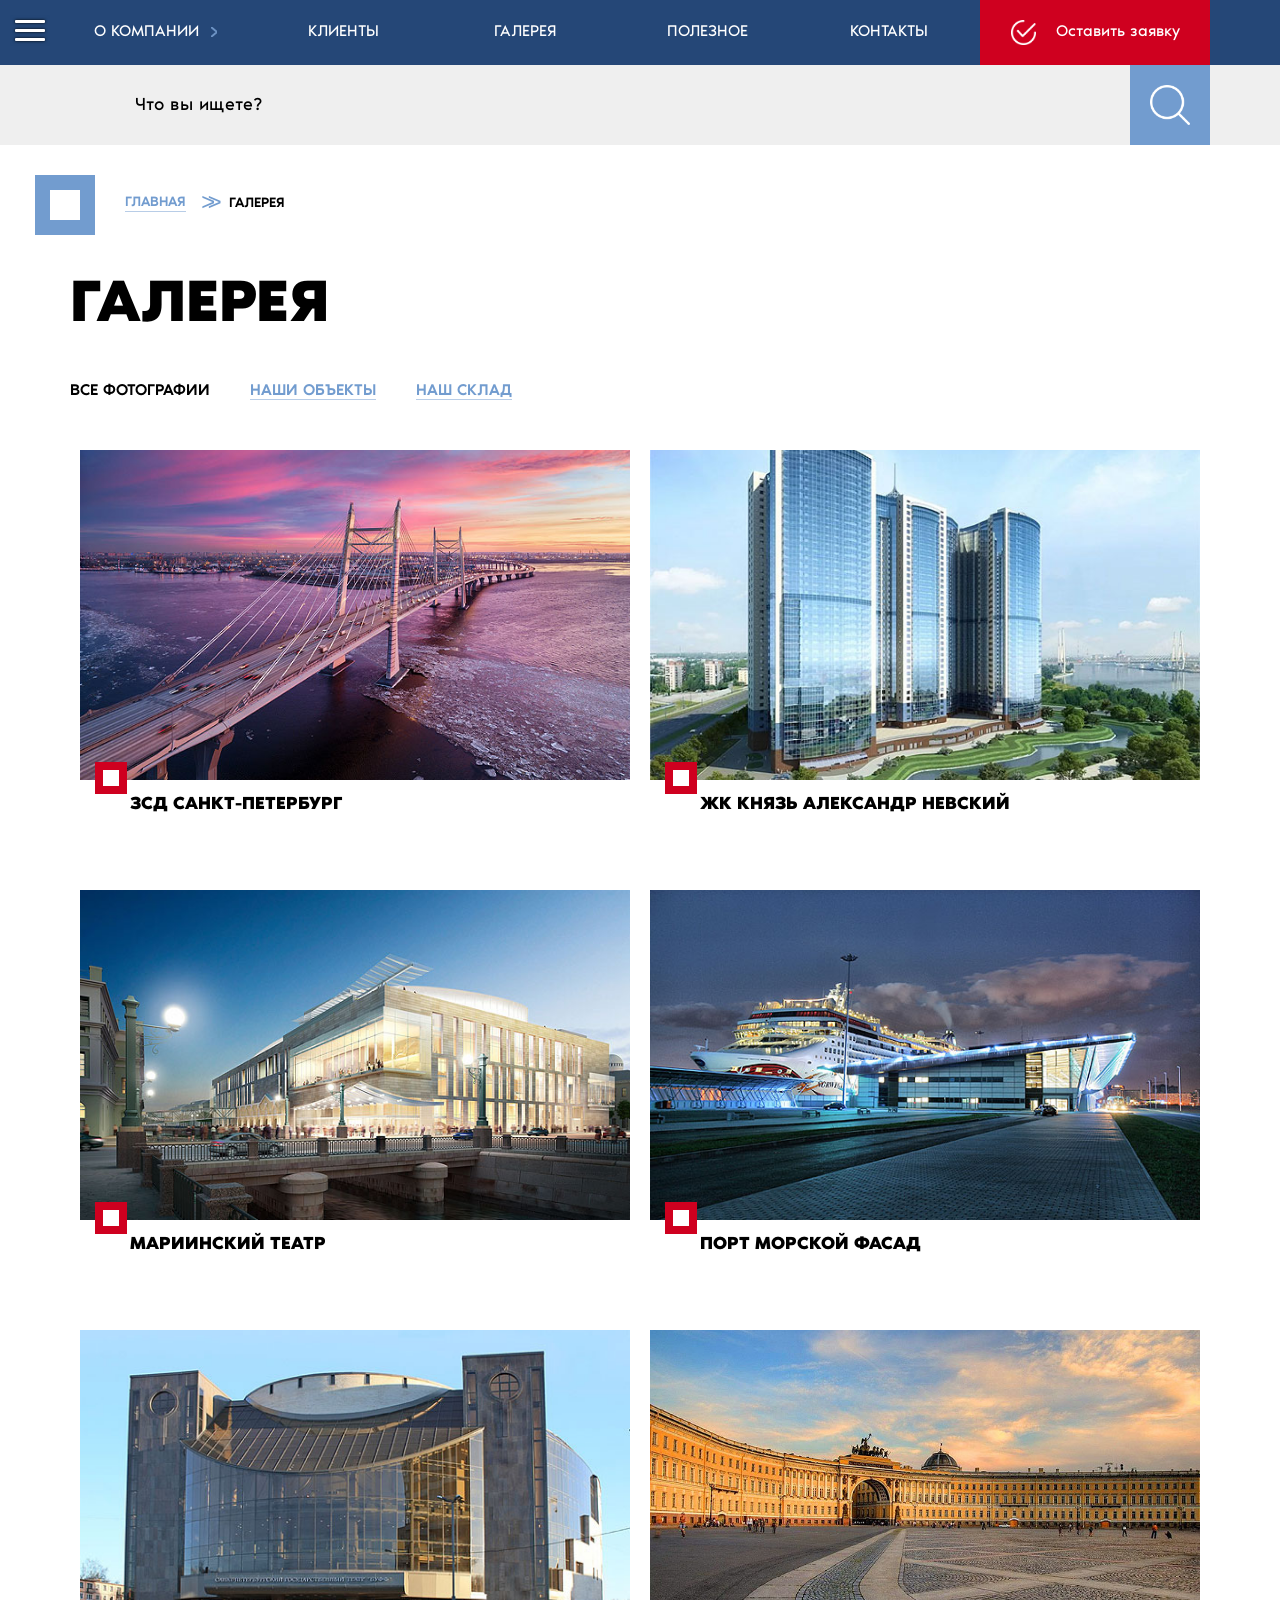
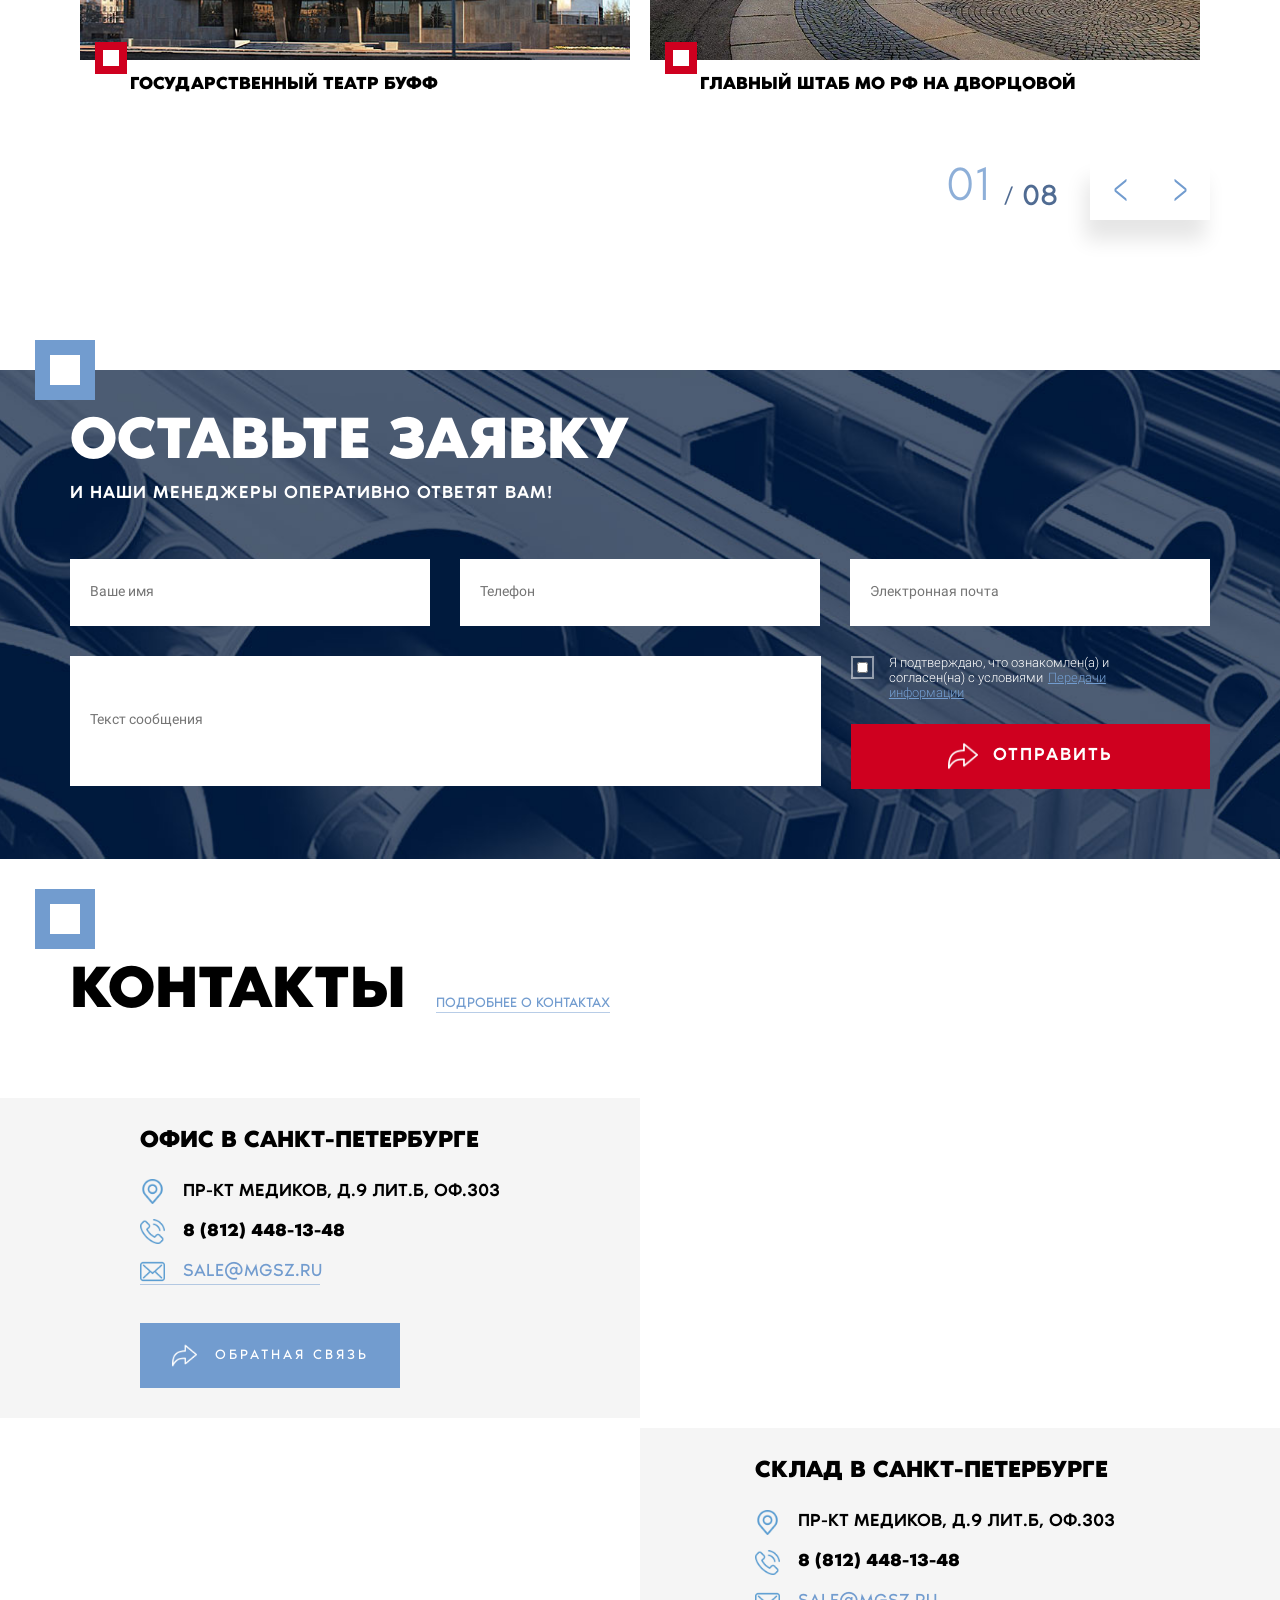
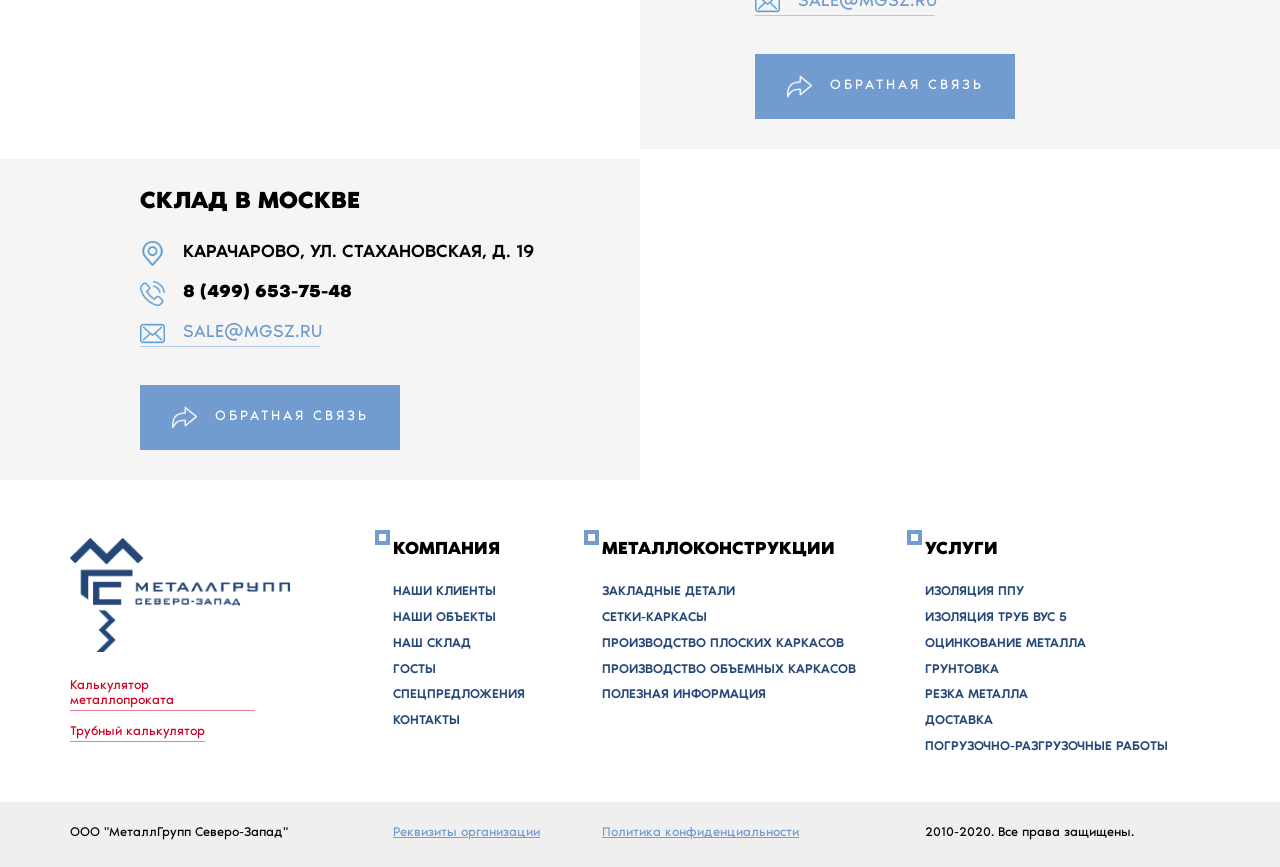
<file: gallery.html>
<!DOCTYPE html>
<html lang="ru-Ru">
  <head>
    <meta charset="utf-8">
    <title>Галлерея</title>
    <meta content="SM-group" name="author">
    <meta content="description" name="description">
    <meta content="prepros" name="keywords">
    <meta content="width=device-width, initial-scale=1" name="viewport">
    <meta content="ie=edge" http-equiv="x-ua-compatible">
    <link rel="shortcut icon" href="./favicon.ico" type="image/ico">
    <link rel="stylesheet" href="./assets/css/normalize.css">
    <link rel="stylesheet" href="./assets/css/animate.min.css">
    <link rel="stylesheet" href="./assets/css/hover-min.css">
    <link rel="stylesheet" href="./assets/libraries/glide-3.4.1/dist/css/glide.core.min.css">
    <link rel="stylesheet" href="./assets/css/app.css"><!--[if lt IE 9]>
    <script src="http://cdnjs.cloudflare.com/ajax/libs/html5shiv/3.7.2/html5shiv.min.js"></script><![endif]-->
  </head>
  <body>
    <div class="wrapper">
          <div class="popup" id="popup">
            <div class="popup__close" id="pop-close">+</div>
            <div class="popup__price">
              <div class="popup__img"><img src="./assets/images/pdf.png" alt="pdf"></div><span>Скачать полный прайс</span>
            </div><span class="popup__desc">если вам необходим прайс отдельной категории или товара - запроситe его у нашего менеджера</span>
            <div class="popup__heading">
              <div class="popup__title">Оставить заявку</div>
            </div>
            <div class="popup__body">
              <input type="name" placeholder="Ваше имя*" required>
              <input type="phone" placeholder="Телефон*" required>
              <input type="email" placeholder="Email*" required>
              <textarea rows="5" placeholder="Текст сообщения"></textarea>
              <div class="popup__body-submit">
                <div class="popup__body-check">
                  <div class="popup__body-checker">
                    <input type="checkbox">
                  </div>
                  <div class="popup__body-text">Я подтверждаю, что ознакомлен(а) и согласен(на) с условиями<a href="">Передачи информации</a><span>*поля обязательные для заполнения</span></div>
                </div>
                <button class="popup__button">
                  <div class="popup__button-icon"><img src="./assets/images/form_button.png" alt="Отправить"></div>
                  <div class="popup__button-text">Отправить</div>
                </button>
              </div>
            </div>
          </div>
      <div class="navburger brg" id="navburger">
        <div class="navburger-line"></div>
        <div class="navburger-line"></div>
        <div class="navburger-line"></div>
      </div>
      <div class="burger brg" id="burger">
        <div class="burger-line"></div>
        <div class="burger-line"></div>
        <div class="burger-line"></div>
      </div>
      <sidebar class="sidebar">
        <div class="sidebar__logo"><img class="sidebar__svg" src="./assets/images/logo.png"></div>
        <div class="sidebar__phones">
          <div class="sidebar__place"><span>Санкт-Петербург</span><a href="tel:88124481348">8 (812) 448-13-48</a></div>
          <div class="sidebar__place"><span>Москва</span><a href="tel:84996537548">8 (499) 653-75-48</a></div>
        </div>
        <div class="sidebar__call"><a href="#">Заказать звонок</a></div>
        <div class="sidebar__rolling sidebar__category">
          <h3 class="sidebar__title for-active"> <span>Металлопрокат</span>
                <svg class="arrow" xmlns="http://www.w3.org/2000/svg" viewBox="0 0 10 6">
                  <path d="M0 0 L5 6 L10 0"></path>
                </svg>
          </h3>
          <div class="sidebar__list">
                <div class="sideType">
                  <div class="sideType__title for-active"><span>Трубы и фасонные изделия</span>
                        <svg class="arrow" xmlns="http://www.w3.org/2000/svg" viewBox="0 0 10 6">
                          <path d="M0 0 L5 6 L10 0"></path>
                        </svg>
                  </div>
                  <ul class="sideType__list">
                    <li class="sideTypeSub">
                      <div class="sideTypeSub__title for-active"><span>Изделие 1</span></div>
                    </li>
                    <li class="sideTypeSub">
                      <div class="sideTypeSub__title for-active"><span>Изделие 2</span></div>
                    </li>
                    <li class="sideTypeSub">
                      <div class="sideTypeSub__title for-active"><span>Изделие 3</span></div>
                    </li>
                  </ul>
                </div>
                <div class="sideType">
                  <div class="sideType__title for-active"><span>Метизы</span>
                        <svg class="arrow" xmlns="http://www.w3.org/2000/svg" viewBox="0 0 10 6">
                          <path d="M0 0 L5 6 L10 0"></path>
                        </svg>
                  </div>
                  <ul class="sideType__list">
                    <li class="sideTypeSub">
                      <div class="sideTypeSub__title for-active"><span>Изделие 1</span></div>
                    </li>
                    <li class="sideTypeSub">
                      <div class="sideTypeSub__title for-active"><span>Изделие 2</span></div>
                    </li>
                    <li class="sideTypeSub">
                      <div class="sideTypeSub__title for-active"><span>Изделие 3</span></div>
                    </li>
                  </ul>
                </div>
                <div class="sideType">
                  <div class="sideType__title for-active"><span>Листовой прокат</span>
                        <svg class="arrow" xmlns="http://www.w3.org/2000/svg" viewBox="0 0 10 6">
                          <path d="M0 0 L5 6 L10 0"></path>
                        </svg>
                  </div>
                  <ul class="sideType__list">
                    <li class="sideTypeSub">
                      <div class="sideTypeSub__title for-active"><span>Изделие 1</span></div>
                    </li>
                    <li class="sideTypeSub">
                      <div class="sideTypeSub__title for-active"><span>Изделие 2</span></div>
                    </li>
                    <li class="sideTypeSub">
                      <div class="sideTypeSub__title for-active"><span>Изделие 3</span></div>
                    </li>
                  </ul>
                </div>
            <div class="sideType">
              <div class="sideType__title for-active"><span>Сортовой прокат</span>
                    <svg class="arrow" xmlns="http://www.w3.org/2000/svg" viewBox="0 0 10 6">
                      <path d="M0 0 L5 6 L10 0"></path>
                    </svg>
              </div>
              <ul class="sideType__list">
                <li class="sideType__item">
                  <div class="sideTypeSub__title for-active"><span>Арматура</span>
                        <svg class="arrow" xmlns="http://www.w3.org/2000/svg" viewBox="0 0 10 6">
                          <path d="M0 0 L5 6 L10 0"></path>
                        </svg>
                  </div>
                  <ul class="sideTypeSub__list">
                    <li class="sideTypeSub__item"><a href="#">Арматура</a></li>
                    <li class="sideTypeSub__item"><a href="#">Арматура а3</a></li>
                    <li class="sideTypeSub__item"><a href="#">Арматура ат800</a></li>
                  </ul>
                </li>
                <li class="sideType__item">
                  <div class="sideTypeSub__title for-active"><span>Катанка</span></div>
                </li>
                <li class="sideType__item">
                  <div class="sideTypeSub__title for-active"><span>Балка</span>
                        <svg class="arrow" xmlns="http://www.w3.org/2000/svg" viewBox="0 0 10 6">
                          <path d="M0 0 L5 6 L10 0"></path>
                        </svg>
                  </div>
                </li>
                <li class="sideType__item">
                  <div class="sideTypeSub__title for-active"><span>КругКвадрат</span>
                        <svg class="arrow" xmlns="http://www.w3.org/2000/svg" viewBox="0 0 10 6">
                          <path d="M0 0 L5 6 L10 0"></path>
                        </svg>
                  </div>
                </li>
                <li class="sideType__item">
                  <div class="sideTypeSub__title for-active"><span>Полоса</span>
                        <svg class="arrow" xmlns="http://www.w3.org/2000/svg" viewBox="0 0 10 6">
                          <path d="M0 0 L5 6 L10 0"></path>
                        </svg>
                  </div>
                </li>
                <li class="sideType__item">
                  <div class="sideTypeSub__title for-active"><span>Шестигранник</span>
                        <svg class="arrow" xmlns="http://www.w3.org/2000/svg" viewBox="0 0 10 6">
                          <path d="M0 0 L5 6 L10 0"></path>
                        </svg>
                  </div>
                </li>
                <li class="sideType__item">
                  <div class="sideTypeSub__title for-active"><span>Швеллер</span>
                        <svg class="arrow" xmlns="http://www.w3.org/2000/svg" viewBox="0 0 10 6">
                          <path d="M0 0 L5 6 L10 0"></path>
                        </svg>
                  </div>
                </li>
                <li class="sideType__item">
                  <div class="sideTypeSub__title for-active"><span>Угол</span>
                        <svg class="arrow" xmlns="http://www.w3.org/2000/svg" viewBox="0 0 10 6">
                          <path d="M0 0 L5 6 L10 0"></path>
                        </svg>
                  </div>
                </li>
              </ul>
            </div>
            <div class="sideType">
              <div class="sideType__title"><span>Шпунт</span></div>
            </div>
            <div class="sideType">
              <div class="sideType__title"><span>Полособульб</span></div>
            </div>
            <div class="sideType">
              <div class="sideType__title"><span>Поковки</span></div>
            </div>
          </div>
        </div>
        <div class="sidebar__construct sidebar__category">
          <h3 class="sidebar__title for-active"><span>Металлоконструкции</span>
                <svg class="arrow" xmlns="http://www.w3.org/2000/svg" viewBox="0 0 10 6">
                  <path d="M0 0 L5 6 L10 0"></path>
                </svg>
          </h3>
          <div class="sidebar__list">
                <div class="sideType">
                  <div class="sideType__title for-active"><span>Трубы и фасонные изделия</span>
                        <svg class="arrow" xmlns="http://www.w3.org/2000/svg" viewBox="0 0 10 6">
                          <path d="M0 0 L5 6 L10 0"></path>
                        </svg>
                  </div>
                  <ul class="sideType__list">
                    <li class="sideTypeSub">
                      <div class="sideTypeSub__title for-active"><span>Изделие 1</span></div>
                    </li>
                    <li class="sideTypeSub">
                      <div class="sideTypeSub__title for-active"><span>Изделие 2</span></div>
                    </li>
                    <li class="sideTypeSub">
                      <div class="sideTypeSub__title for-active"><span>Изделие 3</span></div>
                    </li>
                  </ul>
                </div>
                <div class="sideType">
                  <div class="sideType__title for-active"><span>Метизы</span>
                        <svg class="arrow" xmlns="http://www.w3.org/2000/svg" viewBox="0 0 10 6">
                          <path d="M0 0 L5 6 L10 0"></path>
                        </svg>
                  </div>
                  <ul class="sideType__list">
                    <li class="sideTypeSub">
                      <div class="sideTypeSub__title for-active"><span>Изделие 1</span></div>
                    </li>
                    <li class="sideTypeSub">
                      <div class="sideTypeSub__title for-active"><span>Изделие 2</span></div>
                    </li>
                    <li class="sideTypeSub">
                      <div class="sideTypeSub__title for-active"><span>Изделие 3</span></div>
                    </li>
                  </ul>
                </div>
                <div class="sideType">
                  <div class="sideType__title for-active"><span>Листовой прокат</span>
                        <svg class="arrow" xmlns="http://www.w3.org/2000/svg" viewBox="0 0 10 6">
                          <path d="M0 0 L5 6 L10 0"></path>
                        </svg>
                  </div>
                  <ul class="sideType__list">
                    <li class="sideTypeSub">
                      <div class="sideTypeSub__title for-active"><span>Изделие 1</span></div>
                    </li>
                    <li class="sideTypeSub">
                      <div class="sideTypeSub__title for-active"><span>Изделие 2</span></div>
                    </li>
                    <li class="sideTypeSub">
                      <div class="sideTypeSub__title for-active"><span>Изделие 3</span></div>
                    </li>
                  </ul>
                </div>
                <div class="sideType">
                  <div class="sideType__title for-active"><span>Сортовой прокат</span>
                        <svg class="arrow" xmlns="http://www.w3.org/2000/svg" viewBox="0 0 10 6">
                          <path d="M0 0 L5 6 L10 0"></path>
                        </svg>
                  </div>
                  <ul class="sideType__list">
                    <li class="sideTypeSub">
                      <div class="sideTypeSub__title for-active"><span>Изделие 1</span></div>
                    </li>
                    <li class="sideTypeSub">
                      <div class="sideTypeSub__title for-active"><span>Изделие 2</span></div>
                    </li>
                    <li class="sideTypeSub">
                      <div class="sideTypeSub__title for-active"><span>Изделие 3</span></div>
                    </li>
                  </ul>
                </div>
                <div class="sideType">
                  <div class="sideType__title for-active"><span>Шпунn</span>
                        <svg class="arrow" xmlns="http://www.w3.org/2000/svg" viewBox="0 0 10 6">
                          <path d="M0 0 L5 6 L10 0"></path>
                        </svg>
                  </div>
                  <ul class="sideType__list">
                  </ul>
                </div>
                <div class="sideType">
                  <div class="sideType__title for-active"><span>Полособульб</span>
                        <svg class="arrow" xmlns="http://www.w3.org/2000/svg" viewBox="0 0 10 6">
                          <path d="M0 0 L5 6 L10 0"></path>
                        </svg>
                  </div>
                  <ul class="sideType__list">
                  </ul>
                </div>
                <div class="sideType">
                  <div class="sideType__title for-active"><span>Поковки</span>
                        <svg class="arrow" xmlns="http://www.w3.org/2000/svg" viewBox="0 0 10 6">
                          <path d="M0 0 L5 6 L10 0"></path>
                        </svg>
                  </div>
                  <ul class="sideType__list">
                  </ul>
                </div>
          </div>
        </div>
        <div class="sidebar__serv sidebar__category">
          <h3 class="sidebar__title for-active"><span>Услуги</span>
                <svg class="arrow" xmlns="http://www.w3.org/2000/svg" viewBox="0 0 10 6">
                  <path d="M0 0 L5 6 L10 0"></path>
                </svg>
          </h3>
          <div class="sidebar__list">
                <div class="sideType">
                  <div class="sideType__title for-active"><span>Трубы и фасонные изделия</span>
                        <svg class="arrow" xmlns="http://www.w3.org/2000/svg" viewBox="0 0 10 6">
                          <path d="M0 0 L5 6 L10 0"></path>
                        </svg>
                  </div>
                  <ul class="sideType__list">
                    <li class="sideTypeSub">
                      <div class="sideTypeSub__title for-active"><span>Изделие 1</span></div>
                    </li>
                    <li class="sideTypeSub">
                      <div class="sideTypeSub__title for-active"><span>Изделие 2</span></div>
                    </li>
                    <li class="sideTypeSub">
                      <div class="sideTypeSub__title for-active"><span>Изделие 3</span></div>
                    </li>
                  </ul>
                </div>
                <div class="sideType">
                  <div class="sideType__title for-active"><span>Метизы</span>
                        <svg class="arrow" xmlns="http://www.w3.org/2000/svg" viewBox="0 0 10 6">
                          <path d="M0 0 L5 6 L10 0"></path>
                        </svg>
                  </div>
                  <ul class="sideType__list">
                    <li class="sideTypeSub">
                      <div class="sideTypeSub__title for-active"><span>Изделие 1</span></div>
                    </li>
                    <li class="sideTypeSub">
                      <div class="sideTypeSub__title for-active"><span>Изделие 2</span></div>
                    </li>
                    <li class="sideTypeSub">
                      <div class="sideTypeSub__title for-active"><span>Изделие 3</span></div>
                    </li>
                  </ul>
                </div>
                <div class="sideType">
                  <div class="sideType__title for-active"><span>Листовой прокат</span>
                        <svg class="arrow" xmlns="http://www.w3.org/2000/svg" viewBox="0 0 10 6">
                          <path d="M0 0 L5 6 L10 0"></path>
                        </svg>
                  </div>
                  <ul class="sideType__list">
                    <li class="sideTypeSub">
                      <div class="sideTypeSub__title for-active"><span>Изделие 1</span></div>
                    </li>
                    <li class="sideTypeSub">
                      <div class="sideTypeSub__title for-active"><span>Изделие 2</span></div>
                    </li>
                    <li class="sideTypeSub">
                      <div class="sideTypeSub__title for-active"><span>Изделие 3</span></div>
                    </li>
                  </ul>
                </div>
                <div class="sideType">
                  <div class="sideType__title for-active"><span>Сортовой прокат</span>
                        <svg class="arrow" xmlns="http://www.w3.org/2000/svg" viewBox="0 0 10 6">
                          <path d="M0 0 L5 6 L10 0"></path>
                        </svg>
                  </div>
                  <ul class="sideType__list">
                    <li class="sideTypeSub">
                      <div class="sideTypeSub__title for-active"><span>Изделие 1</span></div>
                    </li>
                    <li class="sideTypeSub">
                      <div class="sideTypeSub__title for-active"><span>Изделие 2</span></div>
                    </li>
                    <li class="sideTypeSub">
                      <div class="sideTypeSub__title for-active"><span>Изделие 3</span></div>
                    </li>
                  </ul>
                </div>
                <div class="sideType">
                  <div class="sideType__title for-active"><span>Шпунn</span>
                        <svg class="arrow" xmlns="http://www.w3.org/2000/svg" viewBox="0 0 10 6">
                          <path d="M0 0 L5 6 L10 0"></path>
                        </svg>
                  </div>
                  <ul class="sideType__list">
                  </ul>
                </div>
                <div class="sideType">
                  <div class="sideType__title for-active"><span>Полособульб</span>
                        <svg class="arrow" xmlns="http://www.w3.org/2000/svg" viewBox="0 0 10 6">
                          <path d="M0 0 L5 6 L10 0"></path>
                        </svg>
                  </div>
                  <ul class="sideType__list">
                  </ul>
                </div>
                <div class="sideType">
                  <div class="sideType__title for-active"><span>Поковки</span>
                        <svg class="arrow" xmlns="http://www.w3.org/2000/svg" viewBox="0 0 10 6">
                          <path d="M0 0 L5 6 L10 0"></path>
                        </svg>
                  </div>
                  <ul class="sideType__list">
                  </ul>
                </div>
          </div>
        </div>
        <div class="sidebar__calc sidebar__other">
          <div class="sidebar__icon"><img src="./assets/images/calculator.png" alt="calculator"></div><span>Калькулятор</span>
        </div>
        <div class="sidebar__price sidebar__other pop-trg">
          <div class="sidebar__icon"><img src="./assets/images/copy.png" alt="copy"></div><span>Скачать прайс-лист</span>
        </div>
      </sidebar>
      <div class="container">
        <nav class="navigation" id="navigation">
          <div class="navigation__menu">
            <ul class="navigation__list">
              <li class="navigation__item for-active"><a href="/about.html"><span>О компании</span>
                      <svg class="arrow--right arrow" xmlns="http://www.w3.org/2000/svg" viewBox="0 0 10 6">
                        <path d="M0 0 L5 6 L10 0"></path>
                      </svg></a>
                <ul class="navigation__sublist">
                  <li class="navigation__subitem"><a href="/news.html"><span>Новости компании</span></a></li>
                      <div class="square-small-blue">
                        <div class="square-small-blue__inner"></div>
                      </div>
                  <li class="navigation__subitem"><a href="/news.html"><span>Новости рынка металлов</span></a></li>
                      <div class="square-small-blue">
                        <div class="square-small-blue__inner"></div>
                      </div>
                  <li class="navigation__subitem"><a href="/about.html"><span>Наши клиенты</span></a></li>
                </ul>
              </li>
              <li class="navigation__item"><a href="/about.html"><span>Клиенты</span></a></li>
              <li class="navigation__item"><a href="/gallery.html"><span>Галерея</span></a></li>
              <li class="navigation__item"><a href="/about.html"><span>Полезное</span></a></li>
              <li class="navigation__item"><a href="/contacts.html"><span>Контакты</span></a></li>
            </ul>
            <button class="navigation__tick pop-trg">
              <div class="navigation__img"><img src="./assets/images/tick.png" alt="order"></div><span>Оставить заявку</span>
            </button>
          </div>
        </nav>
            <div class="search search--gray" id="search">
              <div class="search__input">
                    <div class="square-small-blue">
                      <div class="square-small-blue__inner"></div>
                    </div>
                <input type="text" placeholder="Что вы ищете?">
                <div class="search__magnify"><img src="./assets/images/magnifying-glass.png" alt="magnifying-glass"></div>
              </div>
            </div>
        <section class="section gallery" id="gallery">
          <div class="gallery__content">
                <div class="path"><a class="path__from" href="/">Главная</a>
                  <div class="path__icon">>></div>
                  <div class="path__to">Галерея</div>
                </div>
                    <div class="square-large-blue">
                      <div class="square-large-blue__inner"></div>
                    </div>
                <div class="section-heading">
                  <h2 class="section-title">Галерея</h2><a class="section-subtitle" href=""></a>
                  <div class="section-text"></div>
                </div>
                <ul class="lightmenu">
                  <li class="selected"><a href="#">Все фотографии</a></li>
                  <li><a href="#">Наши объекты</a></li>
                  <li><a href="#">Наш склад</a></li>
                </ul>
            <div class="gallery__body">
                  <div class="gallery__item">
                    <div class="gallery__item-img"><img src="./assets/images/gallery_1.jpg" alt="gallery_1"></div>
                    <div class="gallery__item-name">зсд санкт-петербург
                          <div class="square-medium-red">
                            <div class="square-medium-red__inner"></div>
                          </div>
                    </div>
                  </div>
                  <div class="gallery__item">
                    <div class="gallery__item-img"><img src="./assets/images/gallery_2.jpg" alt="gallery_2"></div>
                    <div class="gallery__item-name">жк князь александр невский
                          <div class="square-medium-red">
                            <div class="square-medium-red__inner"></div>
                          </div>
                    </div>
                  </div>
                  <div class="gallery__item">
                    <div class="gallery__item-img"><img src="./assets/images/gallery_3.jpg" alt="gallery_3"></div>
                    <div class="gallery__item-name">мариинский театр
                          <div class="square-medium-red">
                            <div class="square-medium-red__inner"></div>
                          </div>
                    </div>
                  </div>
                  <div class="gallery__item">
                    <div class="gallery__item-img"><img src="./assets/images/gallery_4.jpg" alt="gallery_4"></div>
                    <div class="gallery__item-name">порт морской фасад
                          <div class="square-medium-red">
                            <div class="square-medium-red__inner"></div>
                          </div>
                    </div>
                  </div>
                  <div class="gallery__item">
                    <div class="gallery__item-img"><img src="./assets/images/gallery_5.jpg" alt="gallery_5"></div>
                    <div class="gallery__item-name">государственный театр буфф
                          <div class="square-medium-red">
                            <div class="square-medium-red__inner"></div>
                          </div>
                    </div>
                  </div>
                  <div class="gallery__item">
                    <div class="gallery__item-img"><img src="./assets/images/gallery_6.jpg" alt="gallery_6"></div>
                    <div class="gallery__item-name">главный штаб мо рф на дворцовой
                          <div class="square-medium-red">
                            <div class="square-medium-red__inner"></div>
                          </div>
                    </div>
                  </div>
            </div>
                <div class="controllers">
                  <div class="controllers__quant"><span class="controllers__slide" data-glide-el="track">01</span><span class="controllers__from">/</span><span class="controllers__all">08</span></div>
                  <div class="controllers__arrows" data-glide-el="controls">
                    <button data-glide-dir="&lt;">
                          <svg class="arrow--left arrow--big arrow--lightblue arrow" xmlns="http://www.w3.org/2000/svg" viewBox="0 0 10 6">
                            <path d="M0 0 L5 6 L10 0"></path>
                          </svg>
                    </button>
                    <button data-glide-dir="&gt;">
                          <svg class="arrow--right arrow--big arrow--lightblue arrow" xmlns="http://www.w3.org/2000/svg" viewBox="0 0 10 6">
                            <path d="M0 0 L5 6 L10 0"></path>
                          </svg>
                    </button>
                  </div>
                </div>
          </div>
        </section>
            <div class="form">
              <div class="form__bg"><img src="./assets/images/form_lg.jpg" alt="Фон формы"></div>
              <div class="form__content">
                    <div class="square-large-blue">
                      <div class="square-large-blue__inner"></div>
                    </div>
                <div class="form__heading">
                  <div class="form__title">Оставьте заявку</div>
                  <div class="form__subtitle">и наши менеджеры оперативно ответят вам!</div>
                </div>
                <div class="form__body">
                  <div class="form__body-top">
                    <input type="name" placeholder="Ваше имя">
                    <input type="phone" placeholder="Телефон">
                    <input type="email" placeholder="Электронная почта">
                  </div>
                  <div class="form__body-bottom">
                    <div class="form__body-message">
                      <input type="textarea" placeholder="Текст сообщения">
                    </div>
                    <div class="form__body-submit">
                      <div class="form__body-check">
                        <div class="form__body-checker">
                          <input type="checkbox">
                        </div>
                        <div class="form__body-text">Я подтверждаю, что ознакомлен(а) и согласен(на) с условиями<a href="">Передачи информации</a></div>
                      </div>
                      <button class="form__button">
                        <div class="form__button-icon"><img src="./assets/images/form_button.png" alt="Отправить"></div>
                        <div class="form__button-text">Отправить</div>
                      </button>
                    </div>
                  </div>
                </div>
              </div>
            </div>
        <section class="section contacts" id="contacts">
          <div class="contacts__content">
                    <div class="square-large-blue">
                      <div class="square-large-blue__inner"></div>
                    </div>
                <div class="section-heading">
                  <h2 class="section-title">Контакты</h2><a class="section-subtitle" href="">Подробнее о контактах</a>
                  <div class="section-text"></div>
                </div>
          </div>
          <div class="contacts__maps">
            <div class="contacts__piece contacts__data sp-office">
                  <div class="contact">
                    <h3 class="contact__title">офис в санкт-петербурге</h3>
                    <div class="contact__address"><img src="./assets/images/place.png" alt="address"><span>пр-кт Медиков, д.9 лит.Б, оф.303</span></div><a class="contact__phone" href="tel:88124481348"><img src="./assets/images/phone-call.png" alt="address"><span>8 (812) 448-13-48</span></a><a class="contact__address contact__email" href="email:undefined"><img src="./assets/images/envelope.png" alt="address"><span>sale@mgsz.ru</span></a>
                    <button class="contact__link pop-trg"><img src="./assets/images/next2.png" alt="link"><span>Обратная связь</span></button>
                  </div>
            </div>
            <div class="contacts__piece contacts__map sp-office">
              <iframe src="https://yandex.ru/map-widget/v1/?um=constructor%3Af865219da72f7d67f4d0d8bdc857a2449816bd77bc2fa6070cef8cc6b06647b1&amp;amp;source=constructor" width="100%" height="400" frameborder="0"></iframe>
            </div>
            <div class="contacts__piece contacts__data sp-stock">
                  <div class="contact">
                    <h3 class="contact__title">склад в санкт-петербурге</h3>
                    <div class="contact__address"><img src="./assets/images/place.png" alt="address"><span>пр-кт Медиков, д.9 лит.Б, оф.303</span></div><a class="contact__phone" href="tel:88124481348"><img src="./assets/images/phone-call.png" alt="address"><span>8 (812) 448-13-48</span></a><a class="contact__address contact__email" href="email:undefined"><img src="./assets/images/envelope.png" alt="address"><span>sale@mgsz.ru</span></a>
                    <button class="contact__link pop-trg"><img src="./assets/images/next2.png" alt="link"><span>Обратная связь</span></button>
                  </div>
            </div>
            <div class="contacts__piece contacts__map sp-stock">
              <iframe src="https://yandex.ru/map-widget/v1/?um=constructor%3Af865219da72f7d67f4d0d8bdc857a2449816bd77bc2fa6070cef8cc6b06647b1&amp;amp;source=constructor" width="100%" height="400" frameborder="0"></iframe>
            </div>
            <div class="contacts__piece contacts__data msk-stock">
                  <div class="contact">
                    <h3 class="contact__title">склад в москве</h3>
                    <div class="contact__address"><img src="./assets/images/place.png" alt="address"><span>Карачарово, ул. Стахановская, д. 19</span></div><a class="contact__phone" href="tel: 84996537548"><img src="./assets/images/phone-call.png" alt="address"><span> 8 (499) 653-75-48</span></a><a class="contact__address contact__email" href="email:undefined"><img src="./assets/images/envelope.png" alt="address"><span>sale@mgsz.ru</span></a>
                    <button class="contact__link pop-trg"><img src="./assets/images/next2.png" alt="link"><span>Обратная связь</span></button>
                  </div>
            </div>
            <div class="contacts__piece contacts__map msk-stock">
              <iframe src="https://yandex.ru/map-widget/v1/?um=constructor%3Af865219da72f7d67f4d0d8bdc857a2449816bd77bc2fa6070cef8cc6b06647b1&amp;amp;source=constructor" width="100%" height="400" frameborder="0"></iframe>
            </div>
          </div>
        </section>
        <footer class="animated rubberBand">
          <div class="footer">
            <div class="footer__content">
              <div class="footer__top">
                <div class="footer__image">
                  <div class="footer__logo"><img src="./assets/images/logo.png" alt="logo"></div><a class="footer__calc-metal" href="">Калькулятор металлопроката</a><a class="footer__calc-tube" href="">Трубный калькулятор</a>
                </div>
                    <div class="footer-column">
                          <div class="square-small-blue">
                            <div class="square-small-blue__inner"></div>
                          </div>
                      <div class="footer-column__name">Компания</div>
                      <div class="footer-column__lines"><a class="footer-column__line" href="">Наши клиенты</a><a class="footer-column__line" href="">Наши объекты</a><a class="footer-column__line" href="">Наш склад</a><a class="footer-column__line" href="">Госты</a><a class="footer-column__line" href="">Спецпредложения</a><a class="footer-column__line" href="">Контакты</a>
                        <!-- .footer-column__line.footer-column__line2=line2-->
                        <!-- .footer-column__line.footer-column__line3=line3-->
                        <!-- .footer-column__line.footer-column__line4=line4-->
                        <!-- .footer-column__line.footer-column__line5=line5-->
                        <!-- .footer-column__line.footer-column__line6=line6-->
                        <!-- .footer-column__line.footer-column__line7=line7-->
                      </div>
                    </div>
                    <div class="footer-column">
                          <div class="square-small-blue">
                            <div class="square-small-blue__inner"></div>
                          </div>
                      <div class="footer-column__name">Металлоконструкции</div>
                      <div class="footer-column__lines"><a class="footer-column__line" href="">Закладные детали</a><a class="footer-column__line" href="">Сетки-каркасы</a><a class="footer-column__line" href="">Производство плоских каркасов</a><a class="footer-column__line" href="">Производство объемных каркасов</a><a class="footer-column__line" href="">Полезная информация</a>
                        <!-- .footer-column__line.footer-column__line2=line2-->
                        <!-- .footer-column__line.footer-column__line3=line3-->
                        <!-- .footer-column__line.footer-column__line4=line4-->
                        <!-- .footer-column__line.footer-column__line5=line5-->
                        <!-- .footer-column__line.footer-column__line6=line6-->
                        <!-- .footer-column__line.footer-column__line7=line7-->
                      </div>
                    </div>
                    <div class="footer-column">
                          <div class="square-small-blue">
                            <div class="square-small-blue__inner"></div>
                          </div>
                      <div class="footer-column__name">Услуги</div>
                      <div class="footer-column__lines"><a class="footer-column__line" href="">Изоляция ППУ</a><a class="footer-column__line" href="">Изоляция труб ВУС 5</a><a class="footer-column__line" href="">Оцинкование металла</a><a class="footer-column__line" href="">Грунтовка</a><a class="footer-column__line" href="">Резка металла</a><a class="footer-column__line" href="">Доставка</a><a class="footer-column__line" href="">Погрузочно-разгрузочные работы</a>
                        <!-- .footer-column__line.footer-column__line2=line2-->
                        <!-- .footer-column__line.footer-column__line3=line3-->
                        <!-- .footer-column__line.footer-column__line4=line4-->
                        <!-- .footer-column__line.footer-column__line5=line5-->
                        <!-- .footer-column__line.footer-column__line6=line6-->
                        <!-- .footer-column__line.footer-column__line7=line7-->
                      </div>
                    </div>
              </div>
              <div class="footer__bottom">
                <div class="footer__bottom-columns">
                  <div class="footer__company">ООО "МеталлГрупп Северо-Запад"</div><a class="footer__requisites" href="">Реквизиты организации</a><a class="footer__politics" href="">Политика конфиденциальности</a>
                  <div class="footer__year">2010-2020. Все права защищены.</div>
                </div>
              </div>
            </div>
          </div>
          <div class="footer__bottom-bg"></div>
        </footer>
      </div>
    </div>
    <script src="./assets/libraries/glide-3.4.1/dist/glide.min.js"></script>
    <script src="./assets/js/script.js"></script>
  </body>
</html>
</file>
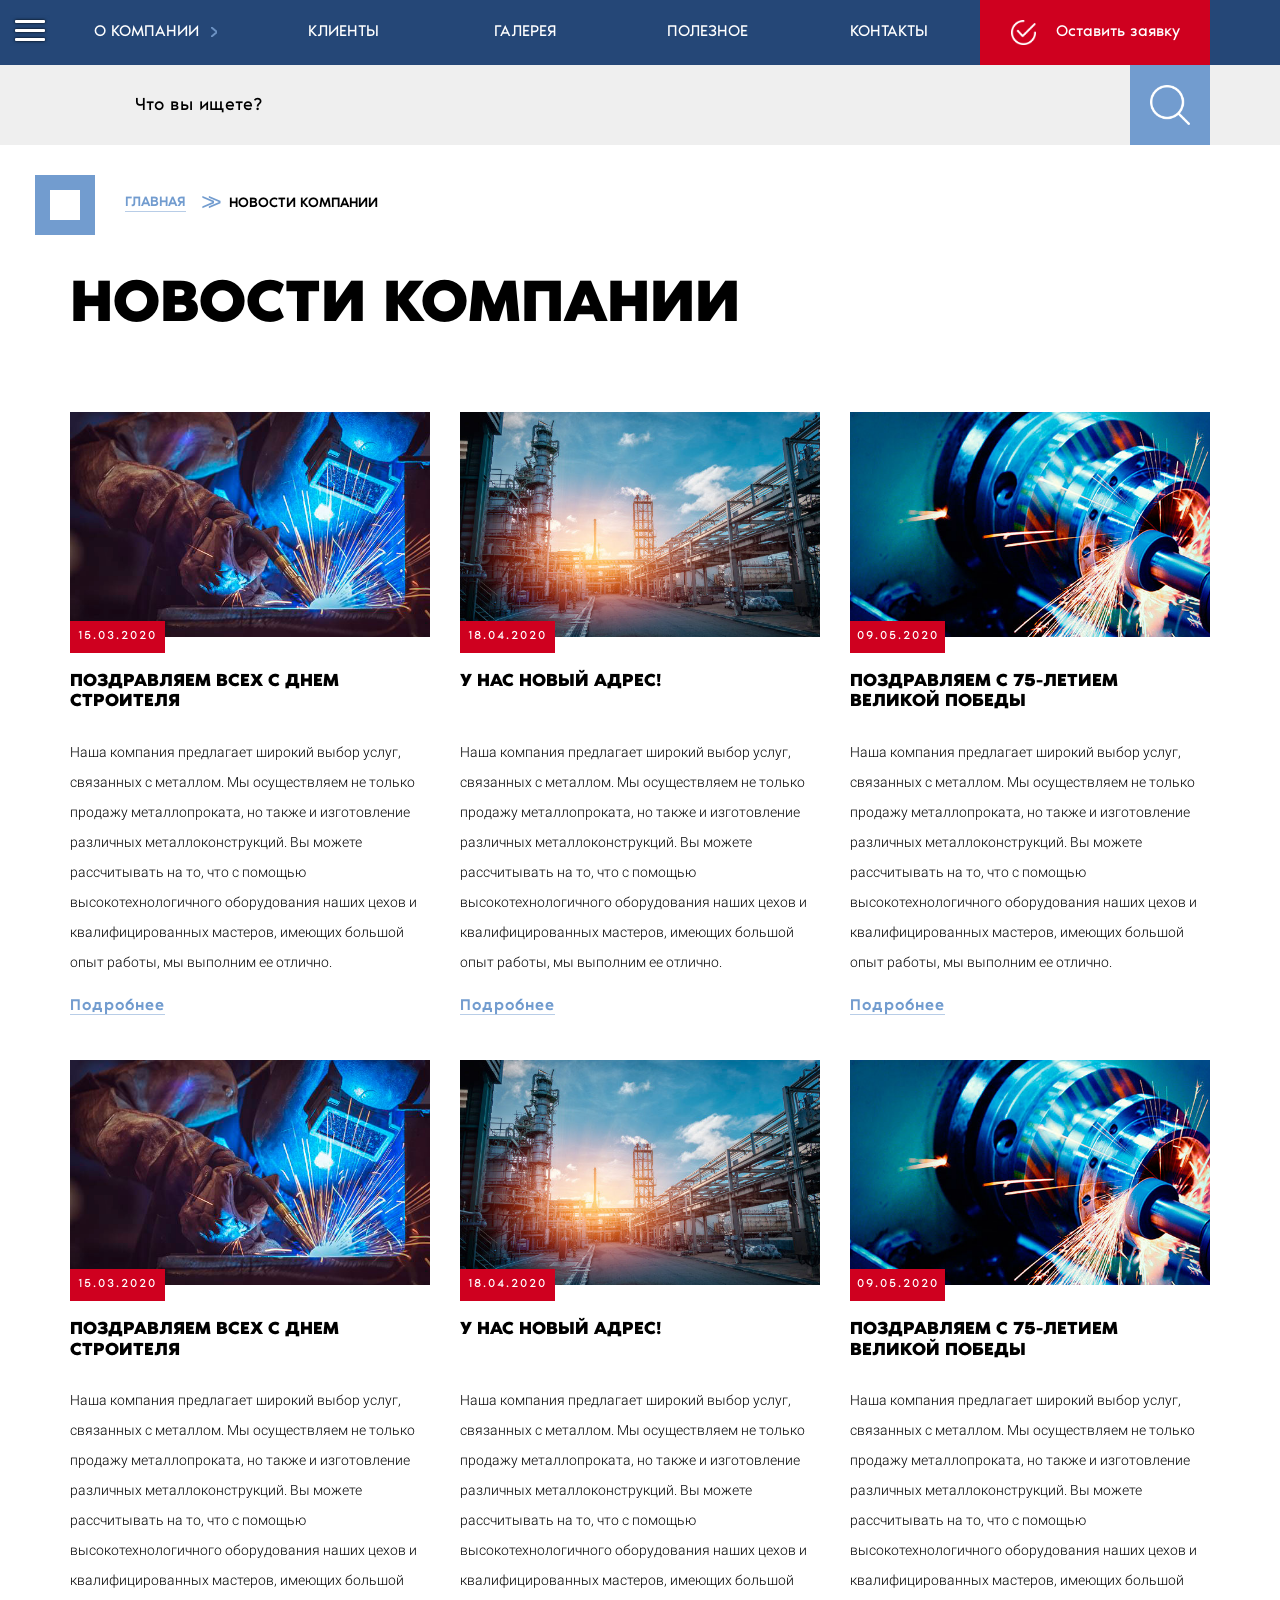
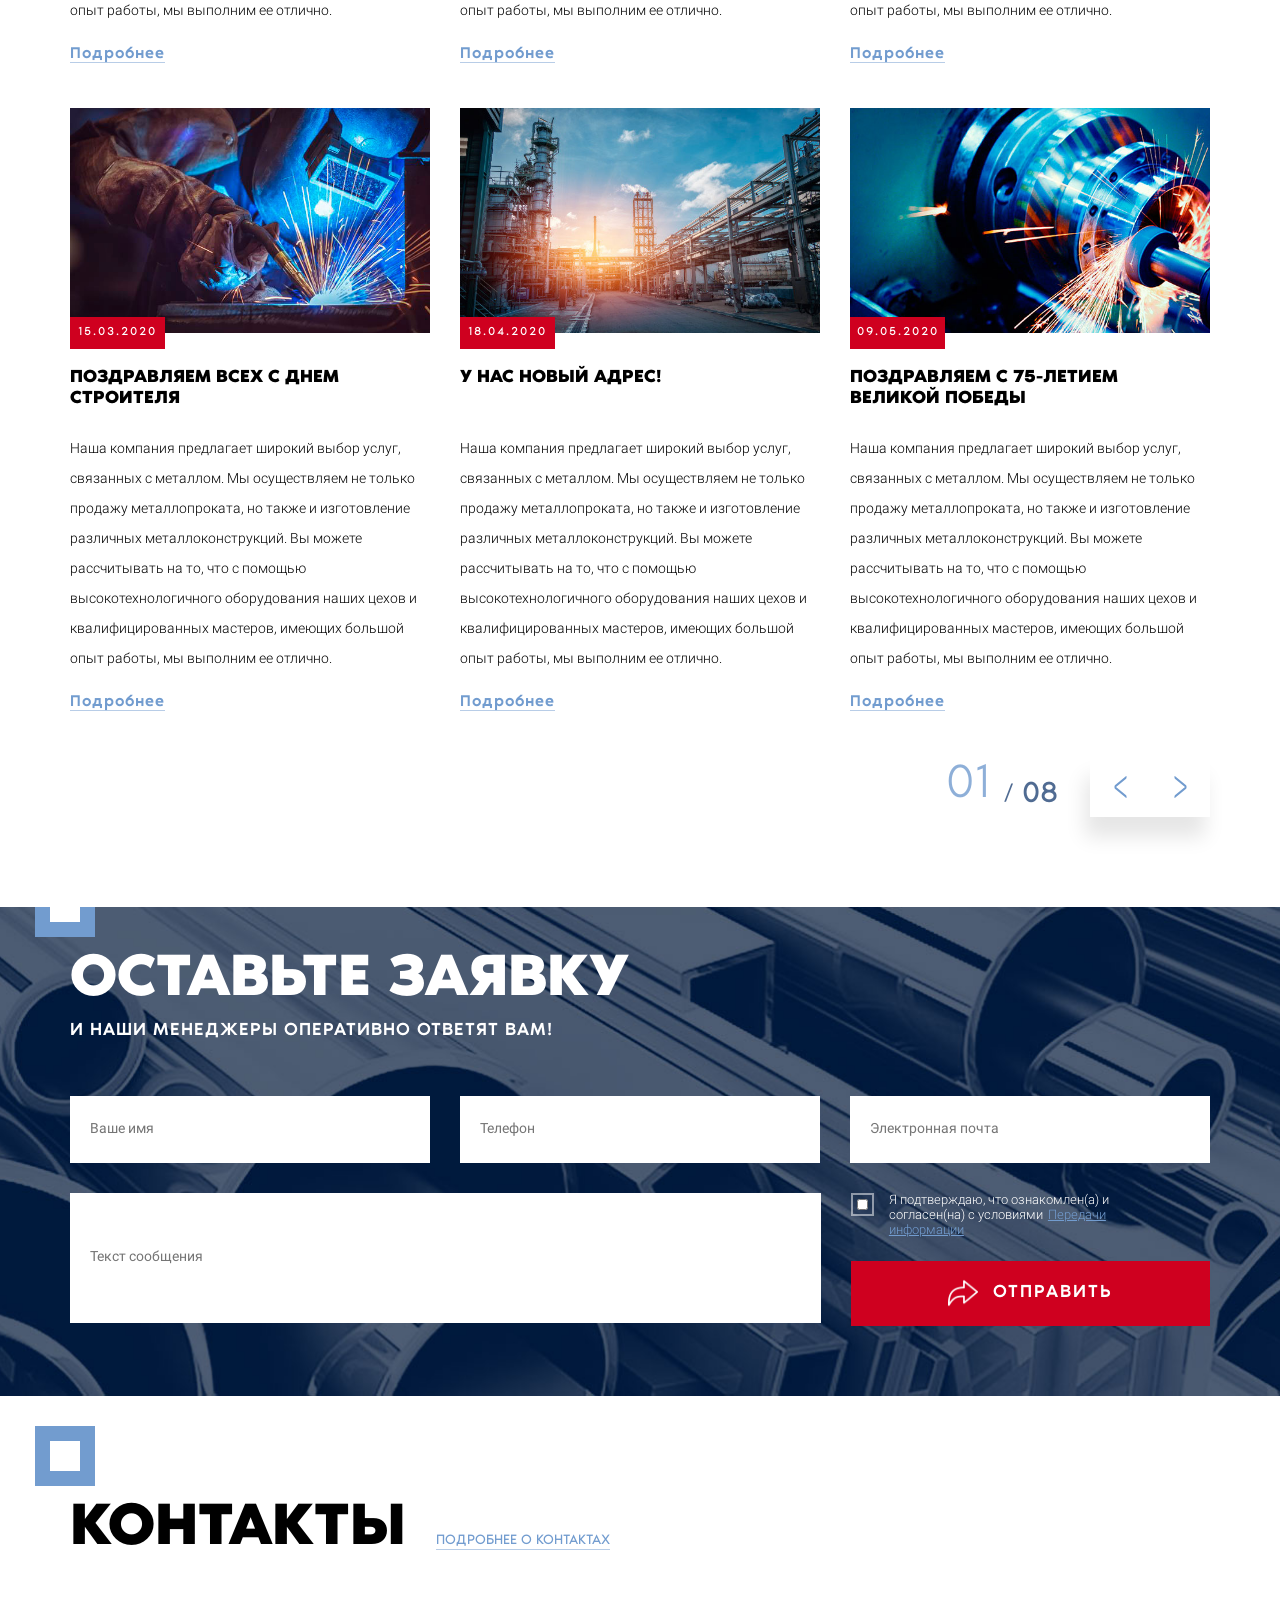
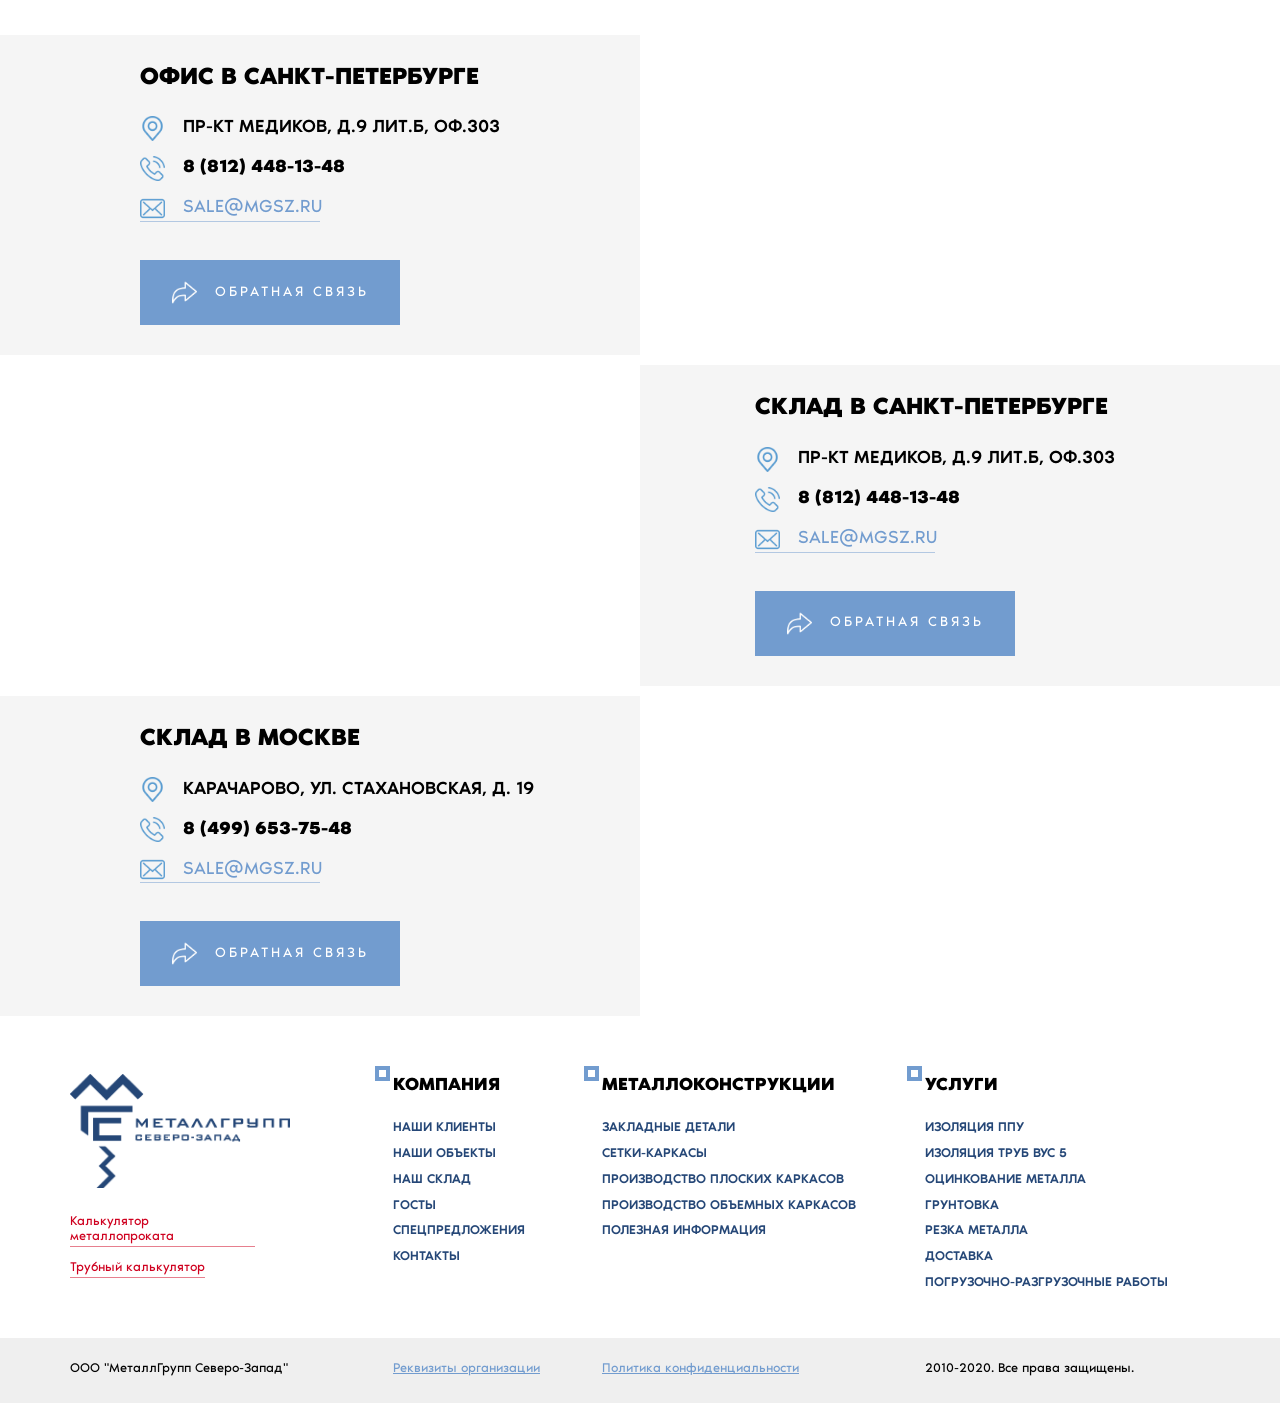
<file: news.html>
<!DOCTYPE html>
<html lang="ru-Ru">
  <head>
    <meta charset="utf-8">
    <title>Новости компании</title>
    <meta content="SM-group" name="author">
    <meta content="description" name="description">
    <meta content="prepros" name="keywords">
    <meta content="width=device-width, initial-scale=1" name="viewport">
    <meta content="ie=edge" http-equiv="x-ua-compatible">
    <link rel="shortcut icon" href="./favicon.ico" type="image/ico">
    <link rel="stylesheet" href="./assets/css/normalize.css">
    <link rel="stylesheet" href="./assets/css/animate.min.css">
    <link rel="stylesheet" href="./assets/css/hover-min.css">
    <link rel="stylesheet" href="./assets/libraries/glide-3.4.1/dist/css/glide.core.min.css">
    <link rel="stylesheet" href="./assets/css/app.css"><!--[if lt IE 9]>
    <script src="http://cdnjs.cloudflare.com/ajax/libs/html5shiv/3.7.2/html5shiv.min.js"></script><![endif]-->
  </head>
  <body>
    <div class="wrapper">
          <div class="popup" id="popup">
            <div class="popup__close" id="pop-close">+</div>
            <div class="popup__price">
              <div class="popup__img"><img src="./assets/images/pdf.png" alt="pdf"></div><span>Скачать полный прайс</span>
            </div><span class="popup__desc">если вам необходим прайс отдельной категории или товара - запроситe его у нашего менеджера</span>
            <div class="popup__heading">
              <div class="popup__title">Оставить заявку</div>
            </div>
            <div class="popup__body">
              <input type="name" placeholder="Ваше имя*" required>
              <input type="phone" placeholder="Телефон*" required>
              <input type="email" placeholder="Email*" required>
              <textarea rows="5" placeholder="Текст сообщения"></textarea>
              <div class="popup__body-submit">
                <div class="popup__body-check">
                  <div class="popup__body-checker">
                    <input type="checkbox">
                  </div>
                  <div class="popup__body-text">Я подтверждаю, что ознакомлен(а) и согласен(на) с условиями<a href="">Передачи информации</a><span>*поля обязательные для заполнения</span></div>
                </div>
                <button class="popup__button">
                  <div class="popup__button-icon"><img src="./assets/images/form_button.png" alt="Отправить"></div>
                  <div class="popup__button-text">Отправить</div>
                </button>
              </div>
            </div>
          </div>
      <div class="navburger brg" id="navburger">
        <div class="navburger-line"></div>
        <div class="navburger-line"></div>
        <div class="navburger-line"></div>
      </div>
      <div class="burger brg" id="burger">
        <div class="burger-line"></div>
        <div class="burger-line"></div>
        <div class="burger-line"></div>
      </div>
      <sidebar class="sidebar">
        <div class="sidebar__logo"><img class="sidebar__svg" src="./assets/images/logo.png"></div>
        <div class="sidebar__phones">
          <div class="sidebar__place"><span>Санкт-Петербург</span><a href="tel:88124481348">8 (812) 448-13-48</a></div>
          <div class="sidebar__place"><span>Москва</span><a href="tel:84996537548">8 (499) 653-75-48</a></div>
        </div>
        <div class="sidebar__call"><a href="#">Заказать звонок</a></div>
        <div class="sidebar__rolling sidebar__category">
          <h3 class="sidebar__title for-active"> <span>Металлопрокат</span>
                <svg class="arrow" xmlns="http://www.w3.org/2000/svg" viewBox="0 0 10 6">
                  <path d="M0 0 L5 6 L10 0"></path>
                </svg>
          </h3>
          <div class="sidebar__list">
                <div class="sideType">
                  <div class="sideType__title for-active"><span>Трубы и фасонные изделия</span>
                        <svg class="arrow" xmlns="http://www.w3.org/2000/svg" viewBox="0 0 10 6">
                          <path d="M0 0 L5 6 L10 0"></path>
                        </svg>
                  </div>
                  <ul class="sideType__list">
                    <li class="sideTypeSub">
                      <div class="sideTypeSub__title for-active"><span>Изделие 1</span></div>
                    </li>
                    <li class="sideTypeSub">
                      <div class="sideTypeSub__title for-active"><span>Изделие 2</span></div>
                    </li>
                    <li class="sideTypeSub">
                      <div class="sideTypeSub__title for-active"><span>Изделие 3</span></div>
                    </li>
                  </ul>
                </div>
                <div class="sideType">
                  <div class="sideType__title for-active"><span>Метизы</span>
                        <svg class="arrow" xmlns="http://www.w3.org/2000/svg" viewBox="0 0 10 6">
                          <path d="M0 0 L5 6 L10 0"></path>
                        </svg>
                  </div>
                  <ul class="sideType__list">
                    <li class="sideTypeSub">
                      <div class="sideTypeSub__title for-active"><span>Изделие 1</span></div>
                    </li>
                    <li class="sideTypeSub">
                      <div class="sideTypeSub__title for-active"><span>Изделие 2</span></div>
                    </li>
                    <li class="sideTypeSub">
                      <div class="sideTypeSub__title for-active"><span>Изделие 3</span></div>
                    </li>
                  </ul>
                </div>
                <div class="sideType">
                  <div class="sideType__title for-active"><span>Листовой прокат</span>
                        <svg class="arrow" xmlns="http://www.w3.org/2000/svg" viewBox="0 0 10 6">
                          <path d="M0 0 L5 6 L10 0"></path>
                        </svg>
                  </div>
                  <ul class="sideType__list">
                    <li class="sideTypeSub">
                      <div class="sideTypeSub__title for-active"><span>Изделие 1</span></div>
                    </li>
                    <li class="sideTypeSub">
                      <div class="sideTypeSub__title for-active"><span>Изделие 2</span></div>
                    </li>
                    <li class="sideTypeSub">
                      <div class="sideTypeSub__title for-active"><span>Изделие 3</span></div>
                    </li>
                  </ul>
                </div>
            <div class="sideType">
              <div class="sideType__title for-active"><span>Сортовой прокат</span>
                    <svg class="arrow" xmlns="http://www.w3.org/2000/svg" viewBox="0 0 10 6">
                      <path d="M0 0 L5 6 L10 0"></path>
                    </svg>
              </div>
              <ul class="sideType__list">
                <li class="sideType__item">
                  <div class="sideTypeSub__title for-active"><span>Арматура</span>
                        <svg class="arrow" xmlns="http://www.w3.org/2000/svg" viewBox="0 0 10 6">
                          <path d="M0 0 L5 6 L10 0"></path>
                        </svg>
                  </div>
                  <ul class="sideTypeSub__list">
                    <li class="sideTypeSub__item"><a href="#">Арматура</a></li>
                    <li class="sideTypeSub__item"><a href="#">Арматура а3</a></li>
                    <li class="sideTypeSub__item"><a href="#">Арматура ат800</a></li>
                  </ul>
                </li>
                <li class="sideType__item">
                  <div class="sideTypeSub__title for-active"><span>Катанка</span></div>
                </li>
                <li class="sideType__item">
                  <div class="sideTypeSub__title for-active"><span>Балка</span>
                        <svg class="arrow" xmlns="http://www.w3.org/2000/svg" viewBox="0 0 10 6">
                          <path d="M0 0 L5 6 L10 0"></path>
                        </svg>
                  </div>
                </li>
                <li class="sideType__item">
                  <div class="sideTypeSub__title for-active"><span>КругКвадрат</span>
                        <svg class="arrow" xmlns="http://www.w3.org/2000/svg" viewBox="0 0 10 6">
                          <path d="M0 0 L5 6 L10 0"></path>
                        </svg>
                  </div>
                </li>
                <li class="sideType__item">
                  <div class="sideTypeSub__title for-active"><span>Полоса</span>
                        <svg class="arrow" xmlns="http://www.w3.org/2000/svg" viewBox="0 0 10 6">
                          <path d="M0 0 L5 6 L10 0"></path>
                        </svg>
                  </div>
                </li>
                <li class="sideType__item">
                  <div class="sideTypeSub__title for-active"><span>Шестигранник</span>
                        <svg class="arrow" xmlns="http://www.w3.org/2000/svg" viewBox="0 0 10 6">
                          <path d="M0 0 L5 6 L10 0"></path>
                        </svg>
                  </div>
                </li>
                <li class="sideType__item">
                  <div class="sideTypeSub__title for-active"><span>Швеллер</span>
                        <svg class="arrow" xmlns="http://www.w3.org/2000/svg" viewBox="0 0 10 6">
                          <path d="M0 0 L5 6 L10 0"></path>
                        </svg>
                  </div>
                </li>
                <li class="sideType__item">
                  <div class="sideTypeSub__title for-active"><span>Угол</span>
                        <svg class="arrow" xmlns="http://www.w3.org/2000/svg" viewBox="0 0 10 6">
                          <path d="M0 0 L5 6 L10 0"></path>
                        </svg>
                  </div>
                </li>
              </ul>
            </div>
            <div class="sideType">
              <div class="sideType__title"><span>Шпунт</span></div>
            </div>
            <div class="sideType">
              <div class="sideType__title"><span>Полособульб</span></div>
            </div>
            <div class="sideType">
              <div class="sideType__title"><span>Поковки</span></div>
            </div>
          </div>
        </div>
        <div class="sidebar__construct sidebar__category">
          <h3 class="sidebar__title for-active"><span>Металлоконструкции</span>
                <svg class="arrow" xmlns="http://www.w3.org/2000/svg" viewBox="0 0 10 6">
                  <path d="M0 0 L5 6 L10 0"></path>
                </svg>
          </h3>
          <div class="sidebar__list">
                <div class="sideType">
                  <div class="sideType__title for-active"><span>Трубы и фасонные изделия</span>
                        <svg class="arrow" xmlns="http://www.w3.org/2000/svg" viewBox="0 0 10 6">
                          <path d="M0 0 L5 6 L10 0"></path>
                        </svg>
                  </div>
                  <ul class="sideType__list">
                    <li class="sideTypeSub">
                      <div class="sideTypeSub__title for-active"><span>Изделие 1</span></div>
                    </li>
                    <li class="sideTypeSub">
                      <div class="sideTypeSub__title for-active"><span>Изделие 2</span></div>
                    </li>
                    <li class="sideTypeSub">
                      <div class="sideTypeSub__title for-active"><span>Изделие 3</span></div>
                    </li>
                  </ul>
                </div>
                <div class="sideType">
                  <div class="sideType__title for-active"><span>Метизы</span>
                        <svg class="arrow" xmlns="http://www.w3.org/2000/svg" viewBox="0 0 10 6">
                          <path d="M0 0 L5 6 L10 0"></path>
                        </svg>
                  </div>
                  <ul class="sideType__list">
                    <li class="sideTypeSub">
                      <div class="sideTypeSub__title for-active"><span>Изделие 1</span></div>
                    </li>
                    <li class="sideTypeSub">
                      <div class="sideTypeSub__title for-active"><span>Изделие 2</span></div>
                    </li>
                    <li class="sideTypeSub">
                      <div class="sideTypeSub__title for-active"><span>Изделие 3</span></div>
                    </li>
                  </ul>
                </div>
                <div class="sideType">
                  <div class="sideType__title for-active"><span>Листовой прокат</span>
                        <svg class="arrow" xmlns="http://www.w3.org/2000/svg" viewBox="0 0 10 6">
                          <path d="M0 0 L5 6 L10 0"></path>
                        </svg>
                  </div>
                  <ul class="sideType__list">
                    <li class="sideTypeSub">
                      <div class="sideTypeSub__title for-active"><span>Изделие 1</span></div>
                    </li>
                    <li class="sideTypeSub">
                      <div class="sideTypeSub__title for-active"><span>Изделие 2</span></div>
                    </li>
                    <li class="sideTypeSub">
                      <div class="sideTypeSub__title for-active"><span>Изделие 3</span></div>
                    </li>
                  </ul>
                </div>
                <div class="sideType">
                  <div class="sideType__title for-active"><span>Сортовой прокат</span>
                        <svg class="arrow" xmlns="http://www.w3.org/2000/svg" viewBox="0 0 10 6">
                          <path d="M0 0 L5 6 L10 0"></path>
                        </svg>
                  </div>
                  <ul class="sideType__list">
                    <li class="sideTypeSub">
                      <div class="sideTypeSub__title for-active"><span>Изделие 1</span></div>
                    </li>
                    <li class="sideTypeSub">
                      <div class="sideTypeSub__title for-active"><span>Изделие 2</span></div>
                    </li>
                    <li class="sideTypeSub">
                      <div class="sideTypeSub__title for-active"><span>Изделие 3</span></div>
                    </li>
                  </ul>
                </div>
                <div class="sideType">
                  <div class="sideType__title for-active"><span>Шпунn</span>
                        <svg class="arrow" xmlns="http://www.w3.org/2000/svg" viewBox="0 0 10 6">
                          <path d="M0 0 L5 6 L10 0"></path>
                        </svg>
                  </div>
                  <ul class="sideType__list">
                  </ul>
                </div>
                <div class="sideType">
                  <div class="sideType__title for-active"><span>Полособульб</span>
                        <svg class="arrow" xmlns="http://www.w3.org/2000/svg" viewBox="0 0 10 6">
                          <path d="M0 0 L5 6 L10 0"></path>
                        </svg>
                  </div>
                  <ul class="sideType__list">
                  </ul>
                </div>
                <div class="sideType">
                  <div class="sideType__title for-active"><span>Поковки</span>
                        <svg class="arrow" xmlns="http://www.w3.org/2000/svg" viewBox="0 0 10 6">
                          <path d="M0 0 L5 6 L10 0"></path>
                        </svg>
                  </div>
                  <ul class="sideType__list">
                  </ul>
                </div>
          </div>
        </div>
        <div class="sidebar__serv sidebar__category">
          <h3 class="sidebar__title for-active"><span>Услуги</span>
                <svg class="arrow" xmlns="http://www.w3.org/2000/svg" viewBox="0 0 10 6">
                  <path d="M0 0 L5 6 L10 0"></path>
                </svg>
          </h3>
          <div class="sidebar__list">
                <div class="sideType">
                  <div class="sideType__title for-active"><span>Трубы и фасонные изделия</span>
                        <svg class="arrow" xmlns="http://www.w3.org/2000/svg" viewBox="0 0 10 6">
                          <path d="M0 0 L5 6 L10 0"></path>
                        </svg>
                  </div>
                  <ul class="sideType__list">
                    <li class="sideTypeSub">
                      <div class="sideTypeSub__title for-active"><span>Изделие 1</span></div>
                    </li>
                    <li class="sideTypeSub">
                      <div class="sideTypeSub__title for-active"><span>Изделие 2</span></div>
                    </li>
                    <li class="sideTypeSub">
                      <div class="sideTypeSub__title for-active"><span>Изделие 3</span></div>
                    </li>
                  </ul>
                </div>
                <div class="sideType">
                  <div class="sideType__title for-active"><span>Метизы</span>
                        <svg class="arrow" xmlns="http://www.w3.org/2000/svg" viewBox="0 0 10 6">
                          <path d="M0 0 L5 6 L10 0"></path>
                        </svg>
                  </div>
                  <ul class="sideType__list">
                    <li class="sideTypeSub">
                      <div class="sideTypeSub__title for-active"><span>Изделие 1</span></div>
                    </li>
                    <li class="sideTypeSub">
                      <div class="sideTypeSub__title for-active"><span>Изделие 2</span></div>
                    </li>
                    <li class="sideTypeSub">
                      <div class="sideTypeSub__title for-active"><span>Изделие 3</span></div>
                    </li>
                  </ul>
                </div>
                <div class="sideType">
                  <div class="sideType__title for-active"><span>Листовой прокат</span>
                        <svg class="arrow" xmlns="http://www.w3.org/2000/svg" viewBox="0 0 10 6">
                          <path d="M0 0 L5 6 L10 0"></path>
                        </svg>
                  </div>
                  <ul class="sideType__list">
                    <li class="sideTypeSub">
                      <div class="sideTypeSub__title for-active"><span>Изделие 1</span></div>
                    </li>
                    <li class="sideTypeSub">
                      <div class="sideTypeSub__title for-active"><span>Изделие 2</span></div>
                    </li>
                    <li class="sideTypeSub">
                      <div class="sideTypeSub__title for-active"><span>Изделие 3</span></div>
                    </li>
                  </ul>
                </div>
                <div class="sideType">
                  <div class="sideType__title for-active"><span>Сортовой прокат</span>
                        <svg class="arrow" xmlns="http://www.w3.org/2000/svg" viewBox="0 0 10 6">
                          <path d="M0 0 L5 6 L10 0"></path>
                        </svg>
                  </div>
                  <ul class="sideType__list">
                    <li class="sideTypeSub">
                      <div class="sideTypeSub__title for-active"><span>Изделие 1</span></div>
                    </li>
                    <li class="sideTypeSub">
                      <div class="sideTypeSub__title for-active"><span>Изделие 2</span></div>
                    </li>
                    <li class="sideTypeSub">
                      <div class="sideTypeSub__title for-active"><span>Изделие 3</span></div>
                    </li>
                  </ul>
                </div>
                <div class="sideType">
                  <div class="sideType__title for-active"><span>Шпунn</span>
                        <svg class="arrow" xmlns="http://www.w3.org/2000/svg" viewBox="0 0 10 6">
                          <path d="M0 0 L5 6 L10 0"></path>
                        </svg>
                  </div>
                  <ul class="sideType__list">
                  </ul>
                </div>
                <div class="sideType">
                  <div class="sideType__title for-active"><span>Полособульб</span>
                        <svg class="arrow" xmlns="http://www.w3.org/2000/svg" viewBox="0 0 10 6">
                          <path d="M0 0 L5 6 L10 0"></path>
                        </svg>
                  </div>
                  <ul class="sideType__list">
                  </ul>
                </div>
                <div class="sideType">
                  <div class="sideType__title for-active"><span>Поковки</span>
                        <svg class="arrow" xmlns="http://www.w3.org/2000/svg" viewBox="0 0 10 6">
                          <path d="M0 0 L5 6 L10 0"></path>
                        </svg>
                  </div>
                  <ul class="sideType__list">
                  </ul>
                </div>
          </div>
        </div>
        <div class="sidebar__calc sidebar__other">
          <div class="sidebar__icon"><img src="./assets/images/calculator.png" alt="calculator"></div><span>Калькулятор</span>
        </div>
        <div class="sidebar__price sidebar__other pop-trg">
          <div class="sidebar__icon"><img src="./assets/images/copy.png" alt="copy"></div><span>Скачать прайс-лист</span>
        </div>
      </sidebar>
      <div class="container">
        <nav class="navigation" id="navigation">
          <div class="navigation__menu">
            <ul class="navigation__list">
              <li class="navigation__item for-active"><a href="/about.html"><span>О компании</span>
                      <svg class="arrow--right arrow" xmlns="http://www.w3.org/2000/svg" viewBox="0 0 10 6">
                        <path d="M0 0 L5 6 L10 0"></path>
                      </svg></a>
                <ul class="navigation__sublist">
                  <li class="navigation__subitem"><a href="/news.html"><span>Новости компании</span></a></li>
                      <div class="square-small-blue">
                        <div class="square-small-blue__inner"></div>
                      </div>
                  <li class="navigation__subitem"><a href="/news.html"><span>Новости рынка металлов</span></a></li>
                      <div class="square-small-blue">
                        <div class="square-small-blue__inner"></div>
                      </div>
                  <li class="navigation__subitem"><a href="/about.html"><span>Наши клиенты</span></a></li>
                </ul>
              </li>
              <li class="navigation__item"><a href="/about.html"><span>Клиенты</span></a></li>
              <li class="navigation__item"><a href="/gallery.html"><span>Галерея</span></a></li>
              <li class="navigation__item"><a href="/about.html"><span>Полезное</span></a></li>
              <li class="navigation__item"><a href="/contacts.html"><span>Контакты</span></a></li>
            </ul>
            <button class="navigation__tick pop-trg">
              <div class="navigation__img"><img src="./assets/images/tick.png" alt="order"></div><span>Оставить заявку</span>
            </button>
          </div>
        </nav>
            <div class="search search--gray" id="search">
              <div class="search__input">
                    <div class="square-small-blue">
                      <div class="square-small-blue__inner"></div>
                    </div>
                <input type="text" placeholder="Что вы ищете?">
                <div class="search__magnify"><img src="./assets/images/magnifying-glass.png" alt="magnifying-glass"></div>
              </div>
            </div>
        <section class="section news" id="news">
          <div class="news__content">
                <div class="path"><a class="path__from" href="/">Главная</a>
                  <div class="path__icon">>></div>
                  <div class="path__to">Новости компании</div>
                </div>
                    <div class="square-large-blue">
                      <div class="square-large-blue__inner"></div>
                    </div>
                <div class="section-heading">
                  <h2 class="section-title">Новости компании</h2><a class="section-subtitle" href="">Все новости</a>
                  <div class="section-text"></div>
                </div>
            <div class="news__body">
                  <div class="news__item">
                    <div class="news__img"><img src="./assets/images/news_1.jpg" alt="news_1"></div>
                    <div class="news__date">15.03.2020</div>
                    <div class="news__name">поздравляем Всех с Днем Строителя</div>
                    <div class="news__text">Наша компания предлагает широкий выбор услуг, связанных с металлом. Мы осуществляем не только продажу металлопроката, но также и изготовление различных металлоконструкций. Вы можете рассчитывать на то, что с помощью высокотехнологичного оборудования наших цехов и квалифицированных мастеров, имеющих большой опыт работы, мы выполним ее отлично.</div>
                    <div class="news__more"><a href="">Подробнее</a></div>
                  </div>
                  <div class="news__item">
                    <div class="news__img"><img src="./assets/images/news_2.jpg" alt="news_2"></div>
                    <div class="news__date">18.04.2020</div>
                    <div class="news__name">У нас новый адрес!</div>
                    <div class="news__text">Наша компания предлагает широкий выбор услуг, связанных с металлом. Мы осуществляем не только продажу металлопроката, но также и изготовление различных металлоконструкций. Вы можете рассчитывать на то, что с помощью высокотехнологичного оборудования наших цехов и квалифицированных мастеров, имеющих большой опыт работы, мы выполним ее отлично.</div>
                    <div class="news__more"><a href="">Подробнее</a></div>
                  </div>
                  <div class="news__item">
                    <div class="news__img"><img src="./assets/images/news_3.jpg" alt="news_3"></div>
                    <div class="news__date">09.05.2020</div>
                    <div class="news__name">Поздравляем с 75-летием великой Победы</div>
                    <div class="news__text">Наша компания предлагает широкий выбор услуг, связанных с металлом. Мы осуществляем не только продажу металлопроката, но также и изготовление различных металлоконструкций. Вы можете рассчитывать на то, что с помощью высокотехнологичного оборудования наших цехов и квалифицированных мастеров, имеющих большой опыт работы, мы выполним ее отлично.</div>
                    <div class="news__more"><a href="">Подробнее</a></div>
                  </div>
                  <div class="news__item">
                    <div class="news__img"><img src="./assets/images/news_1.jpg" alt="news_1"></div>
                    <div class="news__date">15.03.2020</div>
                    <div class="news__name">поздравляем Всех с Днем Строителя</div>
                    <div class="news__text">Наша компания предлагает широкий выбор услуг, связанных с металлом. Мы осуществляем не только продажу металлопроката, но также и изготовление различных металлоконструкций. Вы можете рассчитывать на то, что с помощью высокотехнологичного оборудования наших цехов и квалифицированных мастеров, имеющих большой опыт работы, мы выполним ее отлично.</div>
                    <div class="news__more"><a href="">Подробнее</a></div>
                  </div>
                  <div class="news__item">
                    <div class="news__img"><img src="./assets/images/news_2.jpg" alt="news_2"></div>
                    <div class="news__date">18.04.2020</div>
                    <div class="news__name">У нас новый адрес!</div>
                    <div class="news__text">Наша компания предлагает широкий выбор услуг, связанных с металлом. Мы осуществляем не только продажу металлопроката, но также и изготовление различных металлоконструкций. Вы можете рассчитывать на то, что с помощью высокотехнологичного оборудования наших цехов и квалифицированных мастеров, имеющих большой опыт работы, мы выполним ее отлично.</div>
                    <div class="news__more"><a href="">Подробнее</a></div>
                  </div>
                  <div class="news__item">
                    <div class="news__img"><img src="./assets/images/news_3.jpg" alt="news_3"></div>
                    <div class="news__date">09.05.2020</div>
                    <div class="news__name">Поздравляем с 75-летием великой Победы</div>
                    <div class="news__text">Наша компания предлагает широкий выбор услуг, связанных с металлом. Мы осуществляем не только продажу металлопроката, но также и изготовление различных металлоконструкций. Вы можете рассчитывать на то, что с помощью высокотехнологичного оборудования наших цехов и квалифицированных мастеров, имеющих большой опыт работы, мы выполним ее отлично.</div>
                    <div class="news__more"><a href="">Подробнее</a></div>
                  </div>
                  <div class="news__item">
                    <div class="news__img"><img src="./assets/images/news_1.jpg" alt="news_1"></div>
                    <div class="news__date">15.03.2020</div>
                    <div class="news__name">поздравляем Всех с Днем Строителя</div>
                    <div class="news__text">Наша компания предлагает широкий выбор услуг, связанных с металлом. Мы осуществляем не только продажу металлопроката, но также и изготовление различных металлоконструкций. Вы можете рассчитывать на то, что с помощью высокотехнологичного оборудования наших цехов и квалифицированных мастеров, имеющих большой опыт работы, мы выполним ее отлично.</div>
                    <div class="news__more"><a href="">Подробнее</a></div>
                  </div>
                  <div class="news__item">
                    <div class="news__img"><img src="./assets/images/news_2.jpg" alt="news_2"></div>
                    <div class="news__date">18.04.2020</div>
                    <div class="news__name">У нас новый адрес!</div>
                    <div class="news__text">Наша компания предлагает широкий выбор услуг, связанных с металлом. Мы осуществляем не только продажу металлопроката, но также и изготовление различных металлоконструкций. Вы можете рассчитывать на то, что с помощью высокотехнологичного оборудования наших цехов и квалифицированных мастеров, имеющих большой опыт работы, мы выполним ее отлично.</div>
                    <div class="news__more"><a href="">Подробнее</a></div>
                  </div>
                  <div class="news__item">
                    <div class="news__img"><img src="./assets/images/news_3.jpg" alt="news_3"></div>
                    <div class="news__date">09.05.2020</div>
                    <div class="news__name">Поздравляем с 75-летием великой Победы</div>
                    <div class="news__text">Наша компания предлагает широкий выбор услуг, связанных с металлом. Мы осуществляем не только продажу металлопроката, но также и изготовление различных металлоконструкций. Вы можете рассчитывать на то, что с помощью высокотехнологичного оборудования наших цехов и квалифицированных мастеров, имеющих большой опыт работы, мы выполним ее отлично.</div>
                    <div class="news__more"><a href="">Подробнее</a></div>
                  </div>
            </div>
                <div class="controllers">
                  <div class="controllers__quant"><span class="controllers__slide" data-glide-el="track">01</span><span class="controllers__from">/</span><span class="controllers__all">08</span></div>
                  <div class="controllers__arrows" data-glide-el="controls">
                    <button data-glide-dir="&lt;">
                          <svg class="arrow--left arrow--big arrow--lightblue arrow" xmlns="http://www.w3.org/2000/svg" viewBox="0 0 10 6">
                            <path d="M0 0 L5 6 L10 0"></path>
                          </svg>
                    </button>
                    <button data-glide-dir="&gt;">
                          <svg class="arrow--right arrow--big arrow--lightblue arrow" xmlns="http://www.w3.org/2000/svg" viewBox="0 0 10 6">
                            <path d="M0 0 L5 6 L10 0"></path>
                          </svg>
                    </button>
                  </div>
                </div>
          </div>
        </section>
            <div class="form">
              <div class="form__bg"><img src="./assets/images/form_lg.jpg" alt="Фон формы"></div>
              <div class="form__content">
                    <div class="square-large-blue">
                      <div class="square-large-blue__inner"></div>
                    </div>
                <div class="form__heading">
                  <div class="form__title">Оставьте заявку</div>
                  <div class="form__subtitle">и наши менеджеры оперативно ответят вам!</div>
                </div>
                <div class="form__body">
                  <div class="form__body-top">
                    <input type="name" placeholder="Ваше имя">
                    <input type="phone" placeholder="Телефон">
                    <input type="email" placeholder="Электронная почта">
                  </div>
                  <div class="form__body-bottom">
                    <div class="form__body-message">
                      <input type="textarea" placeholder="Текст сообщения">
                    </div>
                    <div class="form__body-submit">
                      <div class="form__body-check">
                        <div class="form__body-checker">
                          <input type="checkbox">
                        </div>
                        <div class="form__body-text">Я подтверждаю, что ознакомлен(а) и согласен(на) с условиями<a href="">Передачи информации</a></div>
                      </div>
                      <button class="form__button">
                        <div class="form__button-icon"><img src="./assets/images/form_button.png" alt="Отправить"></div>
                        <div class="form__button-text">Отправить</div>
                      </button>
                    </div>
                  </div>
                </div>
              </div>
            </div>
        <section class="section contacts" id="contacts">
          <div class="contacts__content">
                    <div class="square-large-blue">
                      <div class="square-large-blue__inner"></div>
                    </div>
                <div class="section-heading">
                  <h2 class="section-title">Контакты</h2><a class="section-subtitle" href="">Подробнее о контактах</a>
                  <div class="section-text"></div>
                </div>
          </div>
          <div class="contacts__maps">
            <div class="contacts__piece contacts__data sp-office">
                  <div class="contact">
                    <h3 class="contact__title">офис в санкт-петербурге</h3>
                    <div class="contact__address"><img src="./assets/images/place.png" alt="address"><span>пр-кт Медиков, д.9 лит.Б, оф.303</span></div><a class="contact__phone" href="tel:88124481348"><img src="./assets/images/phone-call.png" alt="address"><span>8 (812) 448-13-48</span></a><a class="contact__address contact__email" href="email:undefined"><img src="./assets/images/envelope.png" alt="address"><span>sale@mgsz.ru</span></a>
                    <button class="contact__link pop-trg"><img src="./assets/images/next2.png" alt="link"><span>Обратная связь</span></button>
                  </div>
            </div>
            <div class="contacts__piece contacts__map sp-office">
              <iframe src="https://yandex.ru/map-widget/v1/?um=constructor%3Af865219da72f7d67f4d0d8bdc857a2449816bd77bc2fa6070cef8cc6b06647b1&amp;amp;source=constructor" width="100%" height="400" frameborder="0"></iframe>
            </div>
            <div class="contacts__piece contacts__data sp-stock">
                  <div class="contact">
                    <h3 class="contact__title">склад в санкт-петербурге</h3>
                    <div class="contact__address"><img src="./assets/images/place.png" alt="address"><span>пр-кт Медиков, д.9 лит.Б, оф.303</span></div><a class="contact__phone" href="tel:88124481348"><img src="./assets/images/phone-call.png" alt="address"><span>8 (812) 448-13-48</span></a><a class="contact__address contact__email" href="email:undefined"><img src="./assets/images/envelope.png" alt="address"><span>sale@mgsz.ru</span></a>
                    <button class="contact__link pop-trg"><img src="./assets/images/next2.png" alt="link"><span>Обратная связь</span></button>
                  </div>
            </div>
            <div class="contacts__piece contacts__map sp-stock">
              <iframe src="https://yandex.ru/map-widget/v1/?um=constructor%3Af865219da72f7d67f4d0d8bdc857a2449816bd77bc2fa6070cef8cc6b06647b1&amp;amp;source=constructor" width="100%" height="400" frameborder="0"></iframe>
            </div>
            <div class="contacts__piece contacts__data msk-stock">
                  <div class="contact">
                    <h3 class="contact__title">склад в москве</h3>
                    <div class="contact__address"><img src="./assets/images/place.png" alt="address"><span>Карачарово, ул. Стахановская, д. 19</span></div><a class="contact__phone" href="tel: 84996537548"><img src="./assets/images/phone-call.png" alt="address"><span> 8 (499) 653-75-48</span></a><a class="contact__address contact__email" href="email:undefined"><img src="./assets/images/envelope.png" alt="address"><span>sale@mgsz.ru</span></a>
                    <button class="contact__link pop-trg"><img src="./assets/images/next2.png" alt="link"><span>Обратная связь</span></button>
                  </div>
            </div>
            <div class="contacts__piece contacts__map msk-stock">
              <iframe src="https://yandex.ru/map-widget/v1/?um=constructor%3Af865219da72f7d67f4d0d8bdc857a2449816bd77bc2fa6070cef8cc6b06647b1&amp;amp;source=constructor" width="100%" height="400" frameborder="0"></iframe>
            </div>
          </div>
        </section>
        <footer class="animated rubberBand">
          <div class="footer">
            <div class="footer__content">
              <div class="footer__top">
                <div class="footer__image">
                  <div class="footer__logo"><img src="./assets/images/logo.png" alt="logo"></div><a class="footer__calc-metal" href="">Калькулятор металлопроката</a><a class="footer__calc-tube" href="">Трубный калькулятор</a>
                </div>
                    <div class="footer-column">
                          <div class="square-small-blue">
                            <div class="square-small-blue__inner"></div>
                          </div>
                      <div class="footer-column__name">Компания</div>
                      <div class="footer-column__lines"><a class="footer-column__line" href="">Наши клиенты</a><a class="footer-column__line" href="">Наши объекты</a><a class="footer-column__line" href="">Наш склад</a><a class="footer-column__line" href="">Госты</a><a class="footer-column__line" href="">Спецпредложения</a><a class="footer-column__line" href="">Контакты</a>
                        <!-- .footer-column__line.footer-column__line2=line2-->
                        <!-- .footer-column__line.footer-column__line3=line3-->
                        <!-- .footer-column__line.footer-column__line4=line4-->
                        <!-- .footer-column__line.footer-column__line5=line5-->
                        <!-- .footer-column__line.footer-column__line6=line6-->
                        <!-- .footer-column__line.footer-column__line7=line7-->
                      </div>
                    </div>
                    <div class="footer-column">
                          <div class="square-small-blue">
                            <div class="square-small-blue__inner"></div>
                          </div>
                      <div class="footer-column__name">Металлоконструкции</div>
                      <div class="footer-column__lines"><a class="footer-column__line" href="">Закладные детали</a><a class="footer-column__line" href="">Сетки-каркасы</a><a class="footer-column__line" href="">Производство плоских каркасов</a><a class="footer-column__line" href="">Производство объемных каркасов</a><a class="footer-column__line" href="">Полезная информация</a>
                        <!-- .footer-column__line.footer-column__line2=line2-->
                        <!-- .footer-column__line.footer-column__line3=line3-->
                        <!-- .footer-column__line.footer-column__line4=line4-->
                        <!-- .footer-column__line.footer-column__line5=line5-->
                        <!-- .footer-column__line.footer-column__line6=line6-->
                        <!-- .footer-column__line.footer-column__line7=line7-->
                      </div>
                    </div>
                    <div class="footer-column">
                          <div class="square-small-blue">
                            <div class="square-small-blue__inner"></div>
                          </div>
                      <div class="footer-column__name">Услуги</div>
                      <div class="footer-column__lines"><a class="footer-column__line" href="">Изоляция ППУ</a><a class="footer-column__line" href="">Изоляция труб ВУС 5</a><a class="footer-column__line" href="">Оцинкование металла</a><a class="footer-column__line" href="">Грунтовка</a><a class="footer-column__line" href="">Резка металла</a><a class="footer-column__line" href="">Доставка</a><a class="footer-column__line" href="">Погрузочно-разгрузочные работы</a>
                        <!-- .footer-column__line.footer-column__line2=line2-->
                        <!-- .footer-column__line.footer-column__line3=line3-->
                        <!-- .footer-column__line.footer-column__line4=line4-->
                        <!-- .footer-column__line.footer-column__line5=line5-->
                        <!-- .footer-column__line.footer-column__line6=line6-->
                        <!-- .footer-column__line.footer-column__line7=line7-->
                      </div>
                    </div>
              </div>
              <div class="footer__bottom">
                <div class="footer__bottom-columns">
                  <div class="footer__company">ООО "МеталлГрупп Северо-Запад"</div><a class="footer__requisites" href="">Реквизиты организации</a><a class="footer__politics" href="">Политика конфиденциальности</a>
                  <div class="footer__year">2010-2020. Все права защищены.</div>
                </div>
              </div>
            </div>
          </div>
          <div class="footer__bottom-bg"></div>
        </footer>
      </div>
    </div>
    <script src="./assets/libraries/glide-3.4.1/dist/glide.min.js"></script>
    <script src="./assets/js/script.js"></script>
  </body>
</html>
</file>
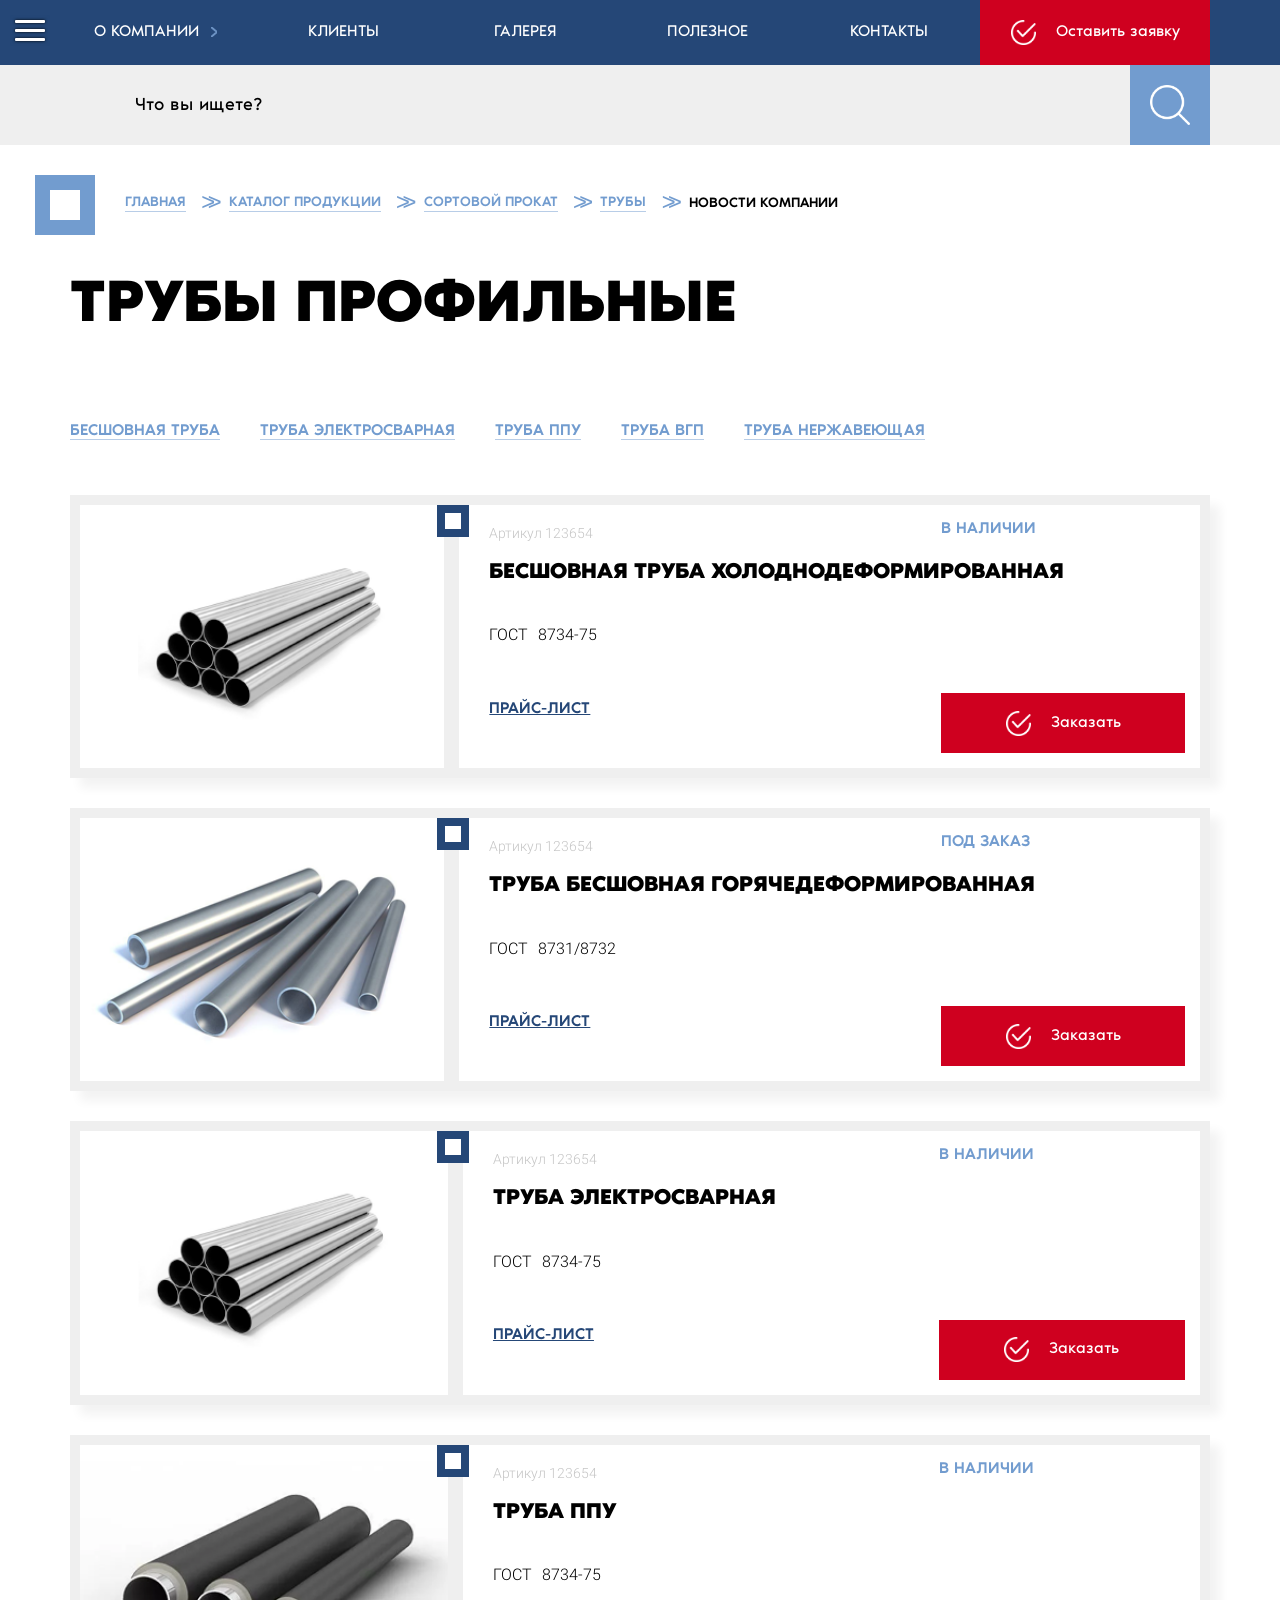
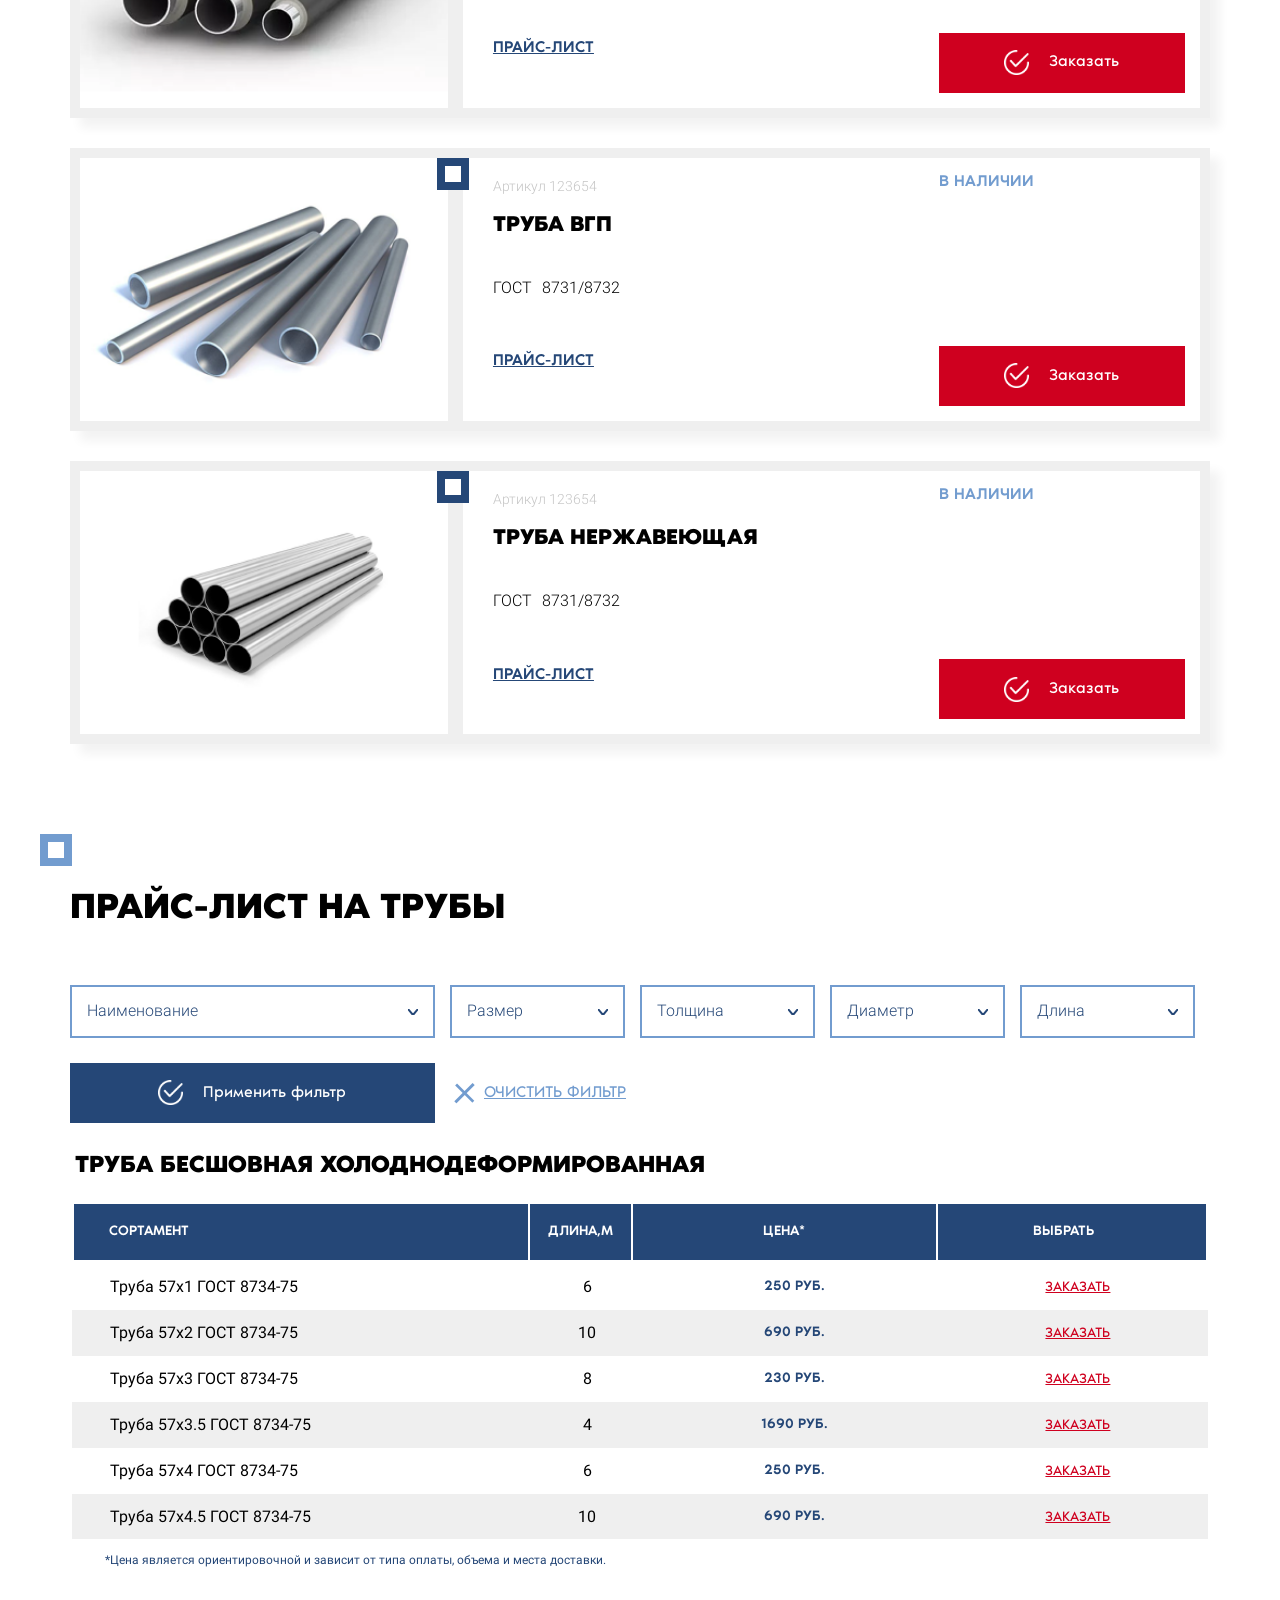
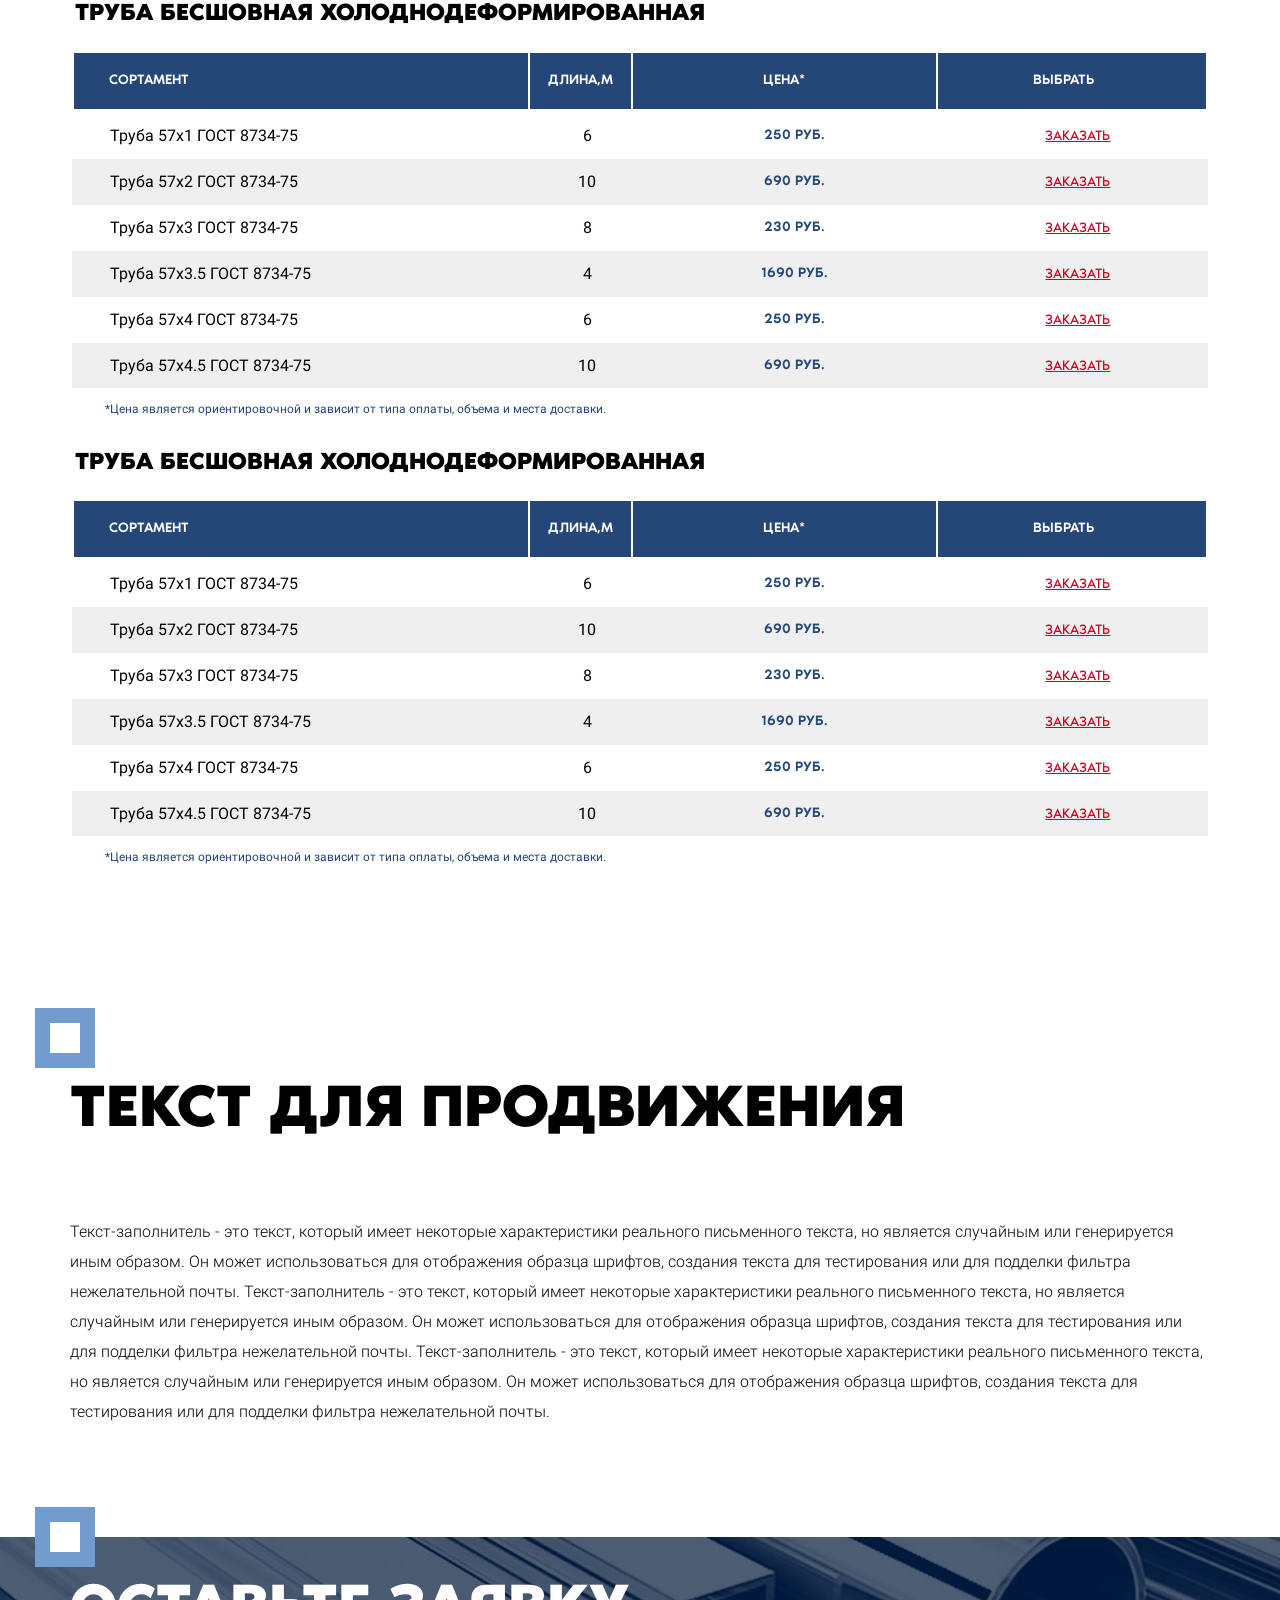
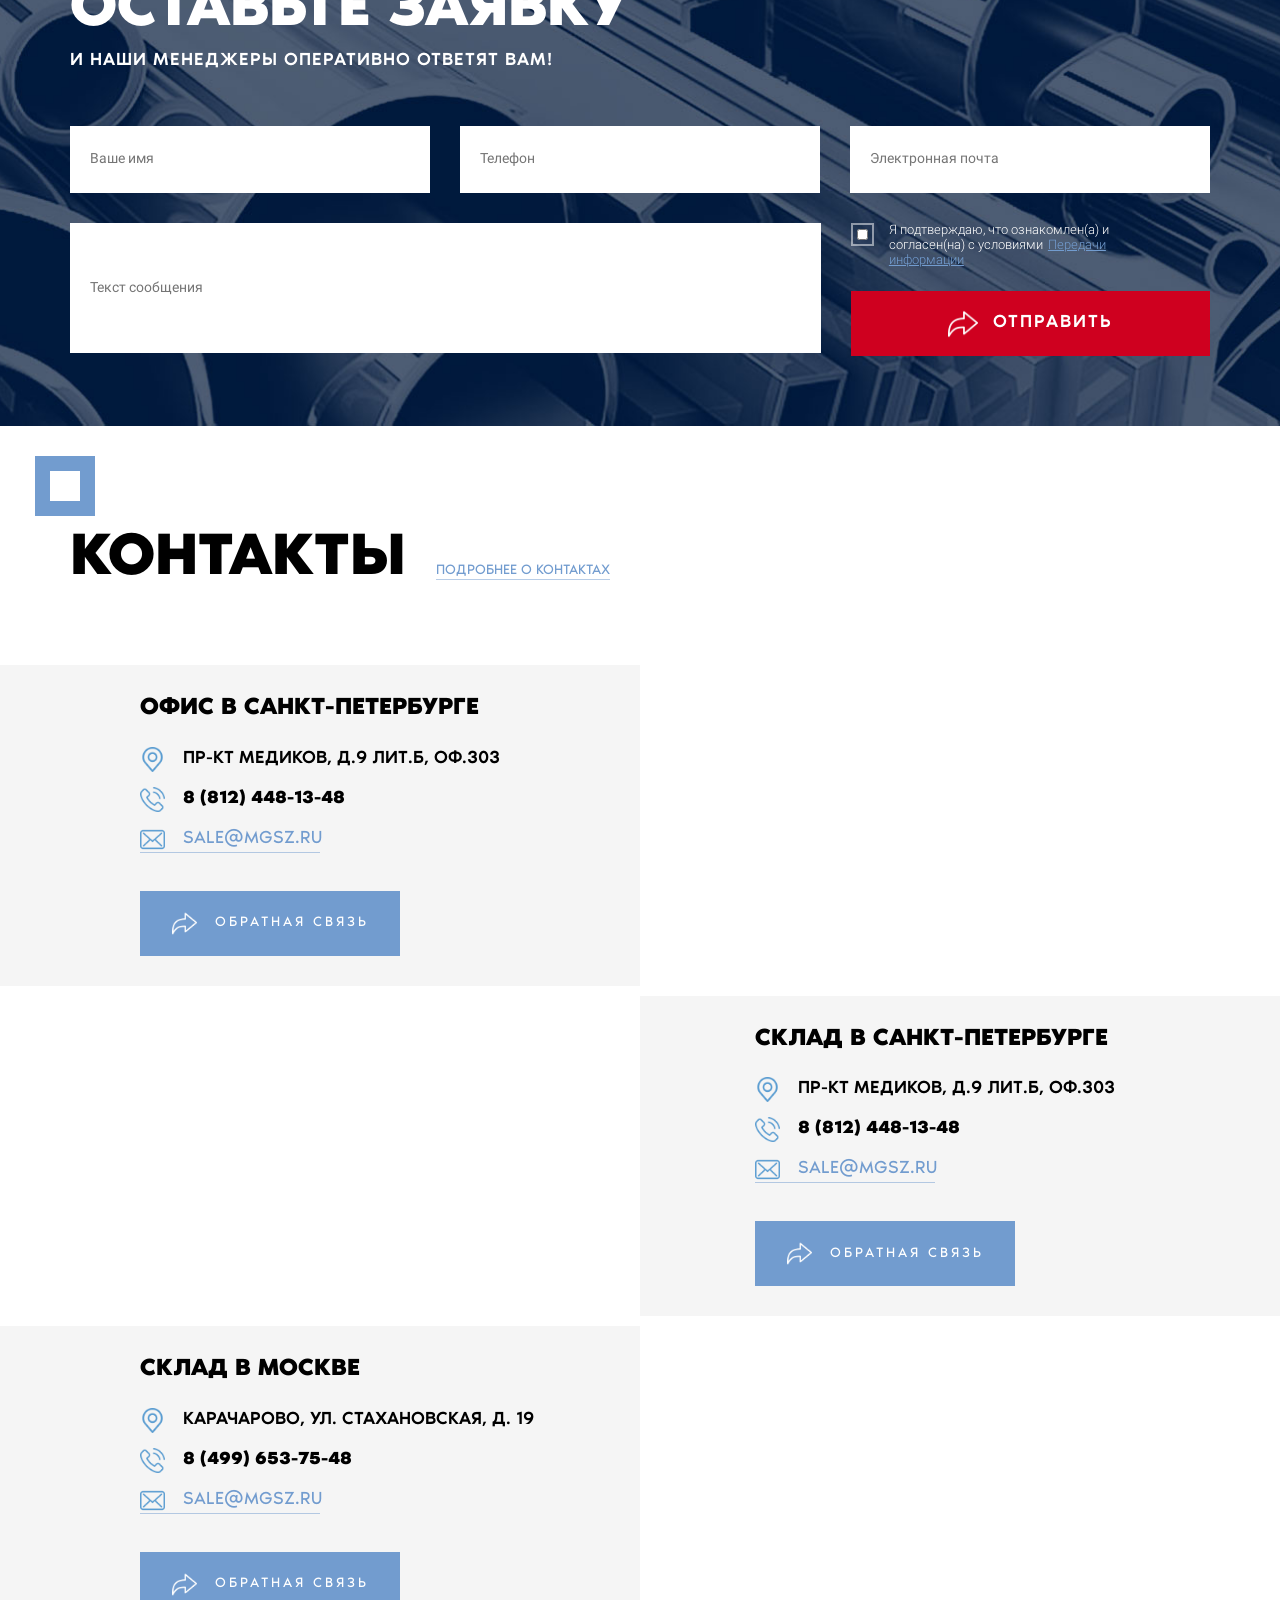
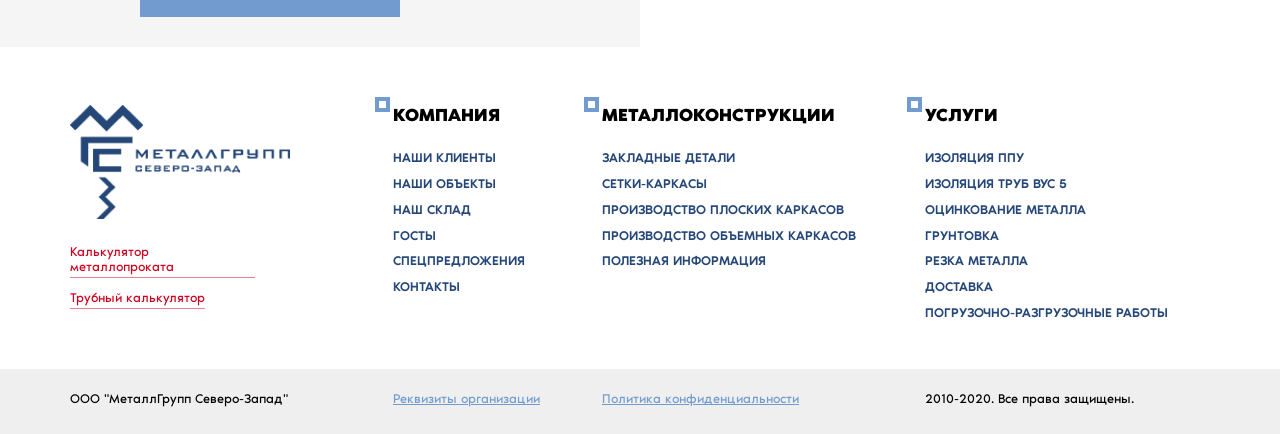
<file: subsection.html>
<!DOCTYPE html>
<html lang="ru-Ru">
  <head>
    <meta charset="utf-8">
    <title>Подраздел</title>
    <meta content="SM-group" name="author">
    <meta content="description" name="description">
    <meta content="prepros" name="keywords">
    <meta content="width=device-width, initial-scale=1" name="viewport">
    <meta content="ie=edge" http-equiv="x-ua-compatible">
    <link rel="shortcut icon" href="./favicon.ico" type="image/ico">
    <link rel="stylesheet" href="./assets/css/normalize.css">
    <link rel="stylesheet" href="./assets/css/animate.min.css">
    <link rel="stylesheet" href="./assets/css/hover-min.css">
    <link rel="stylesheet" href="./assets/libraries/glide-3.4.1/dist/css/glide.core.min.css">
    <link rel="stylesheet" href="./assets/css/app.css"><!--[if lt IE 9]>
    <script src="http://cdnjs.cloudflare.com/ajax/libs/html5shiv/3.7.2/html5shiv.min.js"></script><![endif]-->
  </head>
  <body>
    <div class="wrapper">
          <div class="popup" id="popup">
            <div class="popup__close" id="pop-close">+</div>
            <div class="popup__price">
              <div class="popup__img"><img src="./assets/images/pdf.png" alt="pdf"></div><span>Скачать полный прайс</span>
            </div><span class="popup__desc">если вам необходим прайс отдельной категории или товара - запроситe его у нашего менеджера</span>
            <div class="popup__heading">
              <div class="popup__title">Оставить заявку</div>
            </div>
            <div class="popup__body">
              <input type="name" placeholder="Ваше имя*" required>
              <input type="phone" placeholder="Телефон*" required>
              <input type="email" placeholder="Email*" required>
              <textarea rows="5" placeholder="Текст сообщения"></textarea>
              <div class="popup__body-submit">
                <div class="popup__body-check">
                  <div class="popup__body-checker">
                    <input type="checkbox">
                  </div>
                  <div class="popup__body-text">Я подтверждаю, что ознакомлен(а) и согласен(на) с условиями<a href="">Передачи информации</a><span>*поля обязательные для заполнения</span></div>
                </div>
                <button class="popup__button">
                  <div class="popup__button-icon"><img src="./assets/images/form_button.png" alt="Отправить"></div>
                  <div class="popup__button-text">Отправить</div>
                </button>
              </div>
            </div>
          </div>
      <div class="navburger brg" id="navburger">
        <div class="navburger-line"></div>
        <div class="navburger-line"></div>
        <div class="navburger-line"></div>
      </div>
      <div class="burger brg" id="burger">
        <div class="burger-line"></div>
        <div class="burger-line"></div>
        <div class="burger-line"></div>
      </div>
      <sidebar class="sidebar">
        <div class="sidebar__logo"><img class="sidebar__svg" src="./assets/images/logo.png"></div>
        <div class="sidebar__phones">
          <div class="sidebar__place"><span>Санкт-Петербург</span><a href="tel:88124481348">8 (812) 448-13-48</a></div>
          <div class="sidebar__place"><span>Москва</span><a href="tel:84996537548">8 (499) 653-75-48</a></div>
        </div>
        <div class="sidebar__call"><a href="#">Заказать звонок</a></div>
        <div class="sidebar__rolling sidebar__category">
          <h3 class="sidebar__title for-active"> <span>Металлопрокат</span>
                <svg class="arrow" xmlns="http://www.w3.org/2000/svg" viewBox="0 0 10 6">
                  <path d="M0 0 L5 6 L10 0"></path>
                </svg>
          </h3>
          <div class="sidebar__list">
                <div class="sideType">
                  <div class="sideType__title for-active"><span>Трубы и фасонные изделия</span>
                        <svg class="arrow" xmlns="http://www.w3.org/2000/svg" viewBox="0 0 10 6">
                          <path d="M0 0 L5 6 L10 0"></path>
                        </svg>
                  </div>
                  <ul class="sideType__list">
                    <li class="sideTypeSub">
                      <div class="sideTypeSub__title for-active"><span>Изделие 1</span></div>
                    </li>
                    <li class="sideTypeSub">
                      <div class="sideTypeSub__title for-active"><span>Изделие 2</span></div>
                    </li>
                    <li class="sideTypeSub">
                      <div class="sideTypeSub__title for-active"><span>Изделие 3</span></div>
                    </li>
                  </ul>
                </div>
                <div class="sideType">
                  <div class="sideType__title for-active"><span>Метизы</span>
                        <svg class="arrow" xmlns="http://www.w3.org/2000/svg" viewBox="0 0 10 6">
                          <path d="M0 0 L5 6 L10 0"></path>
                        </svg>
                  </div>
                  <ul class="sideType__list">
                    <li class="sideTypeSub">
                      <div class="sideTypeSub__title for-active"><span>Изделие 1</span></div>
                    </li>
                    <li class="sideTypeSub">
                      <div class="sideTypeSub__title for-active"><span>Изделие 2</span></div>
                    </li>
                    <li class="sideTypeSub">
                      <div class="sideTypeSub__title for-active"><span>Изделие 3</span></div>
                    </li>
                  </ul>
                </div>
                <div class="sideType">
                  <div class="sideType__title for-active"><span>Листовой прокат</span>
                        <svg class="arrow" xmlns="http://www.w3.org/2000/svg" viewBox="0 0 10 6">
                          <path d="M0 0 L5 6 L10 0"></path>
                        </svg>
                  </div>
                  <ul class="sideType__list">
                    <li class="sideTypeSub">
                      <div class="sideTypeSub__title for-active"><span>Изделие 1</span></div>
                    </li>
                    <li class="sideTypeSub">
                      <div class="sideTypeSub__title for-active"><span>Изделие 2</span></div>
                    </li>
                    <li class="sideTypeSub">
                      <div class="sideTypeSub__title for-active"><span>Изделие 3</span></div>
                    </li>
                  </ul>
                </div>
            <div class="sideType">
              <div class="sideType__title for-active"><span>Сортовой прокат</span>
                    <svg class="arrow" xmlns="http://www.w3.org/2000/svg" viewBox="0 0 10 6">
                      <path d="M0 0 L5 6 L10 0"></path>
                    </svg>
              </div>
              <ul class="sideType__list">
                <li class="sideType__item">
                  <div class="sideTypeSub__title for-active"><span>Арматура</span>
                        <svg class="arrow" xmlns="http://www.w3.org/2000/svg" viewBox="0 0 10 6">
                          <path d="M0 0 L5 6 L10 0"></path>
                        </svg>
                  </div>
                  <ul class="sideTypeSub__list">
                    <li class="sideTypeSub__item"><a href="#">Арматура</a></li>
                    <li class="sideTypeSub__item"><a href="#">Арматура а3</a></li>
                    <li class="sideTypeSub__item"><a href="#">Арматура ат800</a></li>
                  </ul>
                </li>
                <li class="sideType__item">
                  <div class="sideTypeSub__title for-active"><span>Катанка</span></div>
                </li>
                <li class="sideType__item">
                  <div class="sideTypeSub__title for-active"><span>Балка</span>
                        <svg class="arrow" xmlns="http://www.w3.org/2000/svg" viewBox="0 0 10 6">
                          <path d="M0 0 L5 6 L10 0"></path>
                        </svg>
                  </div>
                </li>
                <li class="sideType__item">
                  <div class="sideTypeSub__title for-active"><span>КругКвадрат</span>
                        <svg class="arrow" xmlns="http://www.w3.org/2000/svg" viewBox="0 0 10 6">
                          <path d="M0 0 L5 6 L10 0"></path>
                        </svg>
                  </div>
                </li>
                <li class="sideType__item">
                  <div class="sideTypeSub__title for-active"><span>Полоса</span>
                        <svg class="arrow" xmlns="http://www.w3.org/2000/svg" viewBox="0 0 10 6">
                          <path d="M0 0 L5 6 L10 0"></path>
                        </svg>
                  </div>
                </li>
                <li class="sideType__item">
                  <div class="sideTypeSub__title for-active"><span>Шестигранник</span>
                        <svg class="arrow" xmlns="http://www.w3.org/2000/svg" viewBox="0 0 10 6">
                          <path d="M0 0 L5 6 L10 0"></path>
                        </svg>
                  </div>
                </li>
                <li class="sideType__item">
                  <div class="sideTypeSub__title for-active"><span>Швеллер</span>
                        <svg class="arrow" xmlns="http://www.w3.org/2000/svg" viewBox="0 0 10 6">
                          <path d="M0 0 L5 6 L10 0"></path>
                        </svg>
                  </div>
                </li>
                <li class="sideType__item">
                  <div class="sideTypeSub__title for-active"><span>Угол</span>
                        <svg class="arrow" xmlns="http://www.w3.org/2000/svg" viewBox="0 0 10 6">
                          <path d="M0 0 L5 6 L10 0"></path>
                        </svg>
                  </div>
                </li>
              </ul>
            </div>
            <div class="sideType">
              <div class="sideType__title"><span>Шпунт</span></div>
            </div>
            <div class="sideType">
              <div class="sideType__title"><span>Полособульб</span></div>
            </div>
            <div class="sideType">
              <div class="sideType__title"><span>Поковки</span></div>
            </div>
          </div>
        </div>
        <div class="sidebar__construct sidebar__category">
          <h3 class="sidebar__title for-active"><span>Металлоконструкции</span>
                <svg class="arrow" xmlns="http://www.w3.org/2000/svg" viewBox="0 0 10 6">
                  <path d="M0 0 L5 6 L10 0"></path>
                </svg>
          </h3>
          <div class="sidebar__list">
                <div class="sideType">
                  <div class="sideType__title for-active"><span>Трубы и фасонные изделия</span>
                        <svg class="arrow" xmlns="http://www.w3.org/2000/svg" viewBox="0 0 10 6">
                          <path d="M0 0 L5 6 L10 0"></path>
                        </svg>
                  </div>
                  <ul class="sideType__list">
                    <li class="sideTypeSub">
                      <div class="sideTypeSub__title for-active"><span>Изделие 1</span></div>
                    </li>
                    <li class="sideTypeSub">
                      <div class="sideTypeSub__title for-active"><span>Изделие 2</span></div>
                    </li>
                    <li class="sideTypeSub">
                      <div class="sideTypeSub__title for-active"><span>Изделие 3</span></div>
                    </li>
                  </ul>
                </div>
                <div class="sideType">
                  <div class="sideType__title for-active"><span>Метизы</span>
                        <svg class="arrow" xmlns="http://www.w3.org/2000/svg" viewBox="0 0 10 6">
                          <path d="M0 0 L5 6 L10 0"></path>
                        </svg>
                  </div>
                  <ul class="sideType__list">
                    <li class="sideTypeSub">
                      <div class="sideTypeSub__title for-active"><span>Изделие 1</span></div>
                    </li>
                    <li class="sideTypeSub">
                      <div class="sideTypeSub__title for-active"><span>Изделие 2</span></div>
                    </li>
                    <li class="sideTypeSub">
                      <div class="sideTypeSub__title for-active"><span>Изделие 3</span></div>
                    </li>
                  </ul>
                </div>
                <div class="sideType">
                  <div class="sideType__title for-active"><span>Листовой прокат</span>
                        <svg class="arrow" xmlns="http://www.w3.org/2000/svg" viewBox="0 0 10 6">
                          <path d="M0 0 L5 6 L10 0"></path>
                        </svg>
                  </div>
                  <ul class="sideType__list">
                    <li class="sideTypeSub">
                      <div class="sideTypeSub__title for-active"><span>Изделие 1</span></div>
                    </li>
                    <li class="sideTypeSub">
                      <div class="sideTypeSub__title for-active"><span>Изделие 2</span></div>
                    </li>
                    <li class="sideTypeSub">
                      <div class="sideTypeSub__title for-active"><span>Изделие 3</span></div>
                    </li>
                  </ul>
                </div>
                <div class="sideType">
                  <div class="sideType__title for-active"><span>Сортовой прокат</span>
                        <svg class="arrow" xmlns="http://www.w3.org/2000/svg" viewBox="0 0 10 6">
                          <path d="M0 0 L5 6 L10 0"></path>
                        </svg>
                  </div>
                  <ul class="sideType__list">
                    <li class="sideTypeSub">
                      <div class="sideTypeSub__title for-active"><span>Изделие 1</span></div>
                    </li>
                    <li class="sideTypeSub">
                      <div class="sideTypeSub__title for-active"><span>Изделие 2</span></div>
                    </li>
                    <li class="sideTypeSub">
                      <div class="sideTypeSub__title for-active"><span>Изделие 3</span></div>
                    </li>
                  </ul>
                </div>
                <div class="sideType">
                  <div class="sideType__title for-active"><span>Шпунn</span>
                        <svg class="arrow" xmlns="http://www.w3.org/2000/svg" viewBox="0 0 10 6">
                          <path d="M0 0 L5 6 L10 0"></path>
                        </svg>
                  </div>
                  <ul class="sideType__list">
                  </ul>
                </div>
                <div class="sideType">
                  <div class="sideType__title for-active"><span>Полособульб</span>
                        <svg class="arrow" xmlns="http://www.w3.org/2000/svg" viewBox="0 0 10 6">
                          <path d="M0 0 L5 6 L10 0"></path>
                        </svg>
                  </div>
                  <ul class="sideType__list">
                  </ul>
                </div>
                <div class="sideType">
                  <div class="sideType__title for-active"><span>Поковки</span>
                        <svg class="arrow" xmlns="http://www.w3.org/2000/svg" viewBox="0 0 10 6">
                          <path d="M0 0 L5 6 L10 0"></path>
                        </svg>
                  </div>
                  <ul class="sideType__list">
                  </ul>
                </div>
          </div>
        </div>
        <div class="sidebar__serv sidebar__category">
          <h3 class="sidebar__title for-active"><span>Услуги</span>
                <svg class="arrow" xmlns="http://www.w3.org/2000/svg" viewBox="0 0 10 6">
                  <path d="M0 0 L5 6 L10 0"></path>
                </svg>
          </h3>
          <div class="sidebar__list">
                <div class="sideType">
                  <div class="sideType__title for-active"><span>Трубы и фасонные изделия</span>
                        <svg class="arrow" xmlns="http://www.w3.org/2000/svg" viewBox="0 0 10 6">
                          <path d="M0 0 L5 6 L10 0"></path>
                        </svg>
                  </div>
                  <ul class="sideType__list">
                    <li class="sideTypeSub">
                      <div class="sideTypeSub__title for-active"><span>Изделие 1</span></div>
                    </li>
                    <li class="sideTypeSub">
                      <div class="sideTypeSub__title for-active"><span>Изделие 2</span></div>
                    </li>
                    <li class="sideTypeSub">
                      <div class="sideTypeSub__title for-active"><span>Изделие 3</span></div>
                    </li>
                  </ul>
                </div>
                <div class="sideType">
                  <div class="sideType__title for-active"><span>Метизы</span>
                        <svg class="arrow" xmlns="http://www.w3.org/2000/svg" viewBox="0 0 10 6">
                          <path d="M0 0 L5 6 L10 0"></path>
                        </svg>
                  </div>
                  <ul class="sideType__list">
                    <li class="sideTypeSub">
                      <div class="sideTypeSub__title for-active"><span>Изделие 1</span></div>
                    </li>
                    <li class="sideTypeSub">
                      <div class="sideTypeSub__title for-active"><span>Изделие 2</span></div>
                    </li>
                    <li class="sideTypeSub">
                      <div class="sideTypeSub__title for-active"><span>Изделие 3</span></div>
                    </li>
                  </ul>
                </div>
                <div class="sideType">
                  <div class="sideType__title for-active"><span>Листовой прокат</span>
                        <svg class="arrow" xmlns="http://www.w3.org/2000/svg" viewBox="0 0 10 6">
                          <path d="M0 0 L5 6 L10 0"></path>
                        </svg>
                  </div>
                  <ul class="sideType__list">
                    <li class="sideTypeSub">
                      <div class="sideTypeSub__title for-active"><span>Изделие 1</span></div>
                    </li>
                    <li class="sideTypeSub">
                      <div class="sideTypeSub__title for-active"><span>Изделие 2</span></div>
                    </li>
                    <li class="sideTypeSub">
                      <div class="sideTypeSub__title for-active"><span>Изделие 3</span></div>
                    </li>
                  </ul>
                </div>
                <div class="sideType">
                  <div class="sideType__title for-active"><span>Сортовой прокат</span>
                        <svg class="arrow" xmlns="http://www.w3.org/2000/svg" viewBox="0 0 10 6">
                          <path d="M0 0 L5 6 L10 0"></path>
                        </svg>
                  </div>
                  <ul class="sideType__list">
                    <li class="sideTypeSub">
                      <div class="sideTypeSub__title for-active"><span>Изделие 1</span></div>
                    </li>
                    <li class="sideTypeSub">
                      <div class="sideTypeSub__title for-active"><span>Изделие 2</span></div>
                    </li>
                    <li class="sideTypeSub">
                      <div class="sideTypeSub__title for-active"><span>Изделие 3</span></div>
                    </li>
                  </ul>
                </div>
                <div class="sideType">
                  <div class="sideType__title for-active"><span>Шпунn</span>
                        <svg class="arrow" xmlns="http://www.w3.org/2000/svg" viewBox="0 0 10 6">
                          <path d="M0 0 L5 6 L10 0"></path>
                        </svg>
                  </div>
                  <ul class="sideType__list">
                  </ul>
                </div>
                <div class="sideType">
                  <div class="sideType__title for-active"><span>Полособульб</span>
                        <svg class="arrow" xmlns="http://www.w3.org/2000/svg" viewBox="0 0 10 6">
                          <path d="M0 0 L5 6 L10 0"></path>
                        </svg>
                  </div>
                  <ul class="sideType__list">
                  </ul>
                </div>
                <div class="sideType">
                  <div class="sideType__title for-active"><span>Поковки</span>
                        <svg class="arrow" xmlns="http://www.w3.org/2000/svg" viewBox="0 0 10 6">
                          <path d="M0 0 L5 6 L10 0"></path>
                        </svg>
                  </div>
                  <ul class="sideType__list">
                  </ul>
                </div>
          </div>
        </div>
        <div class="sidebar__calc sidebar__other">
          <div class="sidebar__icon"><img src="./assets/images/calculator.png" alt="calculator"></div><span>Калькулятор</span>
        </div>
        <div class="sidebar__price sidebar__other pop-trg">
          <div class="sidebar__icon"><img src="./assets/images/copy.png" alt="copy"></div><span>Скачать прайс-лист</span>
        </div>
      </sidebar>
      <div class="container">
        <nav class="navigation" id="navigation">
          <div class="navigation__menu">
            <ul class="navigation__list">
              <li class="navigation__item for-active"><a href="/about.html"><span>О компании</span>
                      <svg class="arrow--right arrow" xmlns="http://www.w3.org/2000/svg" viewBox="0 0 10 6">
                        <path d="M0 0 L5 6 L10 0"></path>
                      </svg></a>
                <ul class="navigation__sublist">
                  <li class="navigation__subitem"><a href="/news.html"><span>Новости компании</span></a></li>
                      <div class="square-small-blue">
                        <div class="square-small-blue__inner"></div>
                      </div>
                  <li class="navigation__subitem"><a href="/news.html"><span>Новости рынка металлов</span></a></li>
                      <div class="square-small-blue">
                        <div class="square-small-blue__inner"></div>
                      </div>
                  <li class="navigation__subitem"><a href="/about.html"><span>Наши клиенты</span></a></li>
                </ul>
              </li>
              <li class="navigation__item"><a href="/about.html"><span>Клиенты</span></a></li>
              <li class="navigation__item"><a href="/gallery.html"><span>Галерея</span></a></li>
              <li class="navigation__item"><a href="/about.html"><span>Полезное</span></a></li>
              <li class="navigation__item"><a href="/contacts.html"><span>Контакты</span></a></li>
            </ul>
            <button class="navigation__tick pop-trg">
              <div class="navigation__img"><img src="./assets/images/tick.png" alt="order"></div><span>Оставить заявку</span>
            </button>
          </div>
        </nav>
            <div class="search search--gray" id="search">
              <div class="search__input">
                    <div class="square-small-blue">
                      <div class="square-small-blue__inner"></div>
                    </div>
                <input type="text" placeholder="Что вы ищете?">
                <div class="search__magnify"><img src="./assets/images/magnifying-glass.png" alt="magnifying-glass"></div>
              </div>
            </div>
        <section class="section subsection" id="subsection">
          <div class="subsection__content">
                <div class="path"><a class="path__from" href="/">Главная</a>
                  <div class="path__icon">>></div><a class="path__from" href="/">Каталог продукции</a>
                  <div class="path__icon">>></div><a class="path__from" href="/">Сортовой прокат</a>
                  <div class="path__icon">>></div><a class="path__from" href="/">Трубы</a>
                  <div class="path__icon">>></div>
                  <div class="path__to">Новости компании</div>
                </div>
                    <div class="square-large-blue">
                      <div class="square-large-blue__inner"></div>
                    </div>
                <div class="section-heading">
                  <h2 class="section-title">Трубы профильные</h2><a class="section-subtitle" href=""></a>
                  <div class="section-text"></div>
                </div>
                <ul class="lightmenu">
                  <li><a href="#">Бесшовная труба</a></li>
                  <li><a href="#">Труба электросварная</a></li>
                  <li><a href="#">Труба ППУ</a></li>
                  <li><a href="#">ТРУБА ВГП</a></li>
                  <li><a href="#">ТРУБА нержавеющая</a></li>
                </ul>
            <div class="subsection__body">
                  <div class="card-small exist">
                    <div class="card-small__product"><img src="./assets/images/tubes1.png" alt="tubes"></div>
                        <div class="square-medium-blue">
                          <div class="square-medium-blue__inner"></div>
                        </div>
                    <div class="card-small__desc">
                      <div class="card-small__article"><span>Артикул </span><span>123654</span></div>
                      <div class="card-small__title">бесшовная труба холоднодеформированная</div>
                      <div class="card-small__table">
                        <div class="card-small__gost card-small__row"><span class="card-small__name">ГОСТ</span><span class="card-small__value">8734-75</span></div>
                        <ul class="card-small__links">
                          <li class="card-small__link"><a href="#">Прайс-лист</a></li>
                        </ul>
                      </div>
                    </div>
                    <div class="card-small__order"><span class="card-small__exist">в наличии</span>
                      <button class="card-small__tick">
                        <div class="card-small__img"><img src="./assets/images/tick.png" alt="order"></div><span>Заказать</span>
                      </button>
                    </div>
                  </div>
                  <div class="card-small to-order">
                    <div class="card-small__product"><img src="./assets/images/tubes2.png" alt="tubes"></div>
                        <div class="square-medium-blue">
                          <div class="square-medium-blue__inner"></div>
                        </div>
                    <div class="card-small__desc">
                      <div class="card-small__article"><span>Артикул </span><span>123654</span></div>
                      <div class="card-small__title">Труба бесшовная горячедеформированная</div>
                      <div class="card-small__table">
                        <div class="card-small__gost card-small__row"><span class="card-small__name">ГОСТ</span><span class="card-small__value">8731/8732</span></div>
                        <ul class="card-small__links">
                          <li class="card-small__link"><a href="#">Прайс-лист</a></li>
                        </ul>
                      </div>
                    </div>
                    <div class="card-small__order"><span class="card-small__exist">под заказ</span>
                      <button class="card-small__tick">
                        <div class="card-small__img"><img src="./assets/images/tick.png" alt="order"></div><span>Заказать</span>
                      </button>
                    </div>
                  </div>
                  <div class="card-small exist">
                    <div class="card-small__product"><img src="./assets/images/tubes1.png" alt="tubes"></div>
                        <div class="square-medium-blue">
                          <div class="square-medium-blue__inner"></div>
                        </div>
                    <div class="card-small__desc">
                      <div class="card-small__article"><span>Артикул </span><span>123654</span></div>
                      <div class="card-small__title">Труба электросварная</div>
                      <div class="card-small__table">
                        <div class="card-small__gost card-small__row"><span class="card-small__name">ГОСТ</span><span class="card-small__value">8734-75</span></div>
                        <ul class="card-small__links">
                          <li class="card-small__link"><a href="#">Прайс-лист</a></li>
                        </ul>
                      </div>
                    </div>
                    <div class="card-small__order"><span class="card-small__exist">в наличии</span>
                      <button class="card-small__tick">
                        <div class="card-small__img"><img src="./assets/images/tick.png" alt="order"></div><span>Заказать</span>
                      </button>
                    </div>
                  </div>
                  <div class="card-small exist">
                    <div class="card-small__product"><img src="./assets/images/tubes4.png" alt="tubes"></div>
                        <div class="square-medium-blue">
                          <div class="square-medium-blue__inner"></div>
                        </div>
                    <div class="card-small__desc">
                      <div class="card-small__article"><span>Артикул </span><span>123654</span></div>
                      <div class="card-small__title">труба ппу</div>
                      <div class="card-small__table">
                        <div class="card-small__gost card-small__row"><span class="card-small__name">ГОСТ</span><span class="card-small__value">8734-75</span></div>
                        <ul class="card-small__links">
                          <li class="card-small__link"><a href="#">Прайс-лист</a></li>
                        </ul>
                      </div>
                    </div>
                    <div class="card-small__order"><span class="card-small__exist">в наличии</span>
                      <button class="card-small__tick">
                        <div class="card-small__img"><img src="./assets/images/tick.png" alt="order"></div><span>Заказать</span>
                      </button>
                    </div>
                  </div>
                  <div class="card-small exist">
                    <div class="card-small__product"><img src="./assets/images/tubes2.png" alt="tubes"></div>
                        <div class="square-medium-blue">
                          <div class="square-medium-blue__inner"></div>
                        </div>
                    <div class="card-small__desc">
                      <div class="card-small__article"><span>Артикул </span><span>123654</span></div>
                      <div class="card-small__title">труба вгп</div>
                      <div class="card-small__table">
                        <div class="card-small__gost card-small__row"><span class="card-small__name">ГОСТ</span><span class="card-small__value">8731/8732</span></div>
                        <ul class="card-small__links">
                          <li class="card-small__link"><a href="#">Прайс-лист</a></li>
                        </ul>
                      </div>
                    </div>
                    <div class="card-small__order"><span class="card-small__exist">в наличии</span>
                      <button class="card-small__tick">
                        <div class="card-small__img"><img src="./assets/images/tick.png" alt="order"></div><span>Заказать</span>
                      </button>
                    </div>
                  </div>
                  <div class="card-small exist">
                    <div class="card-small__product"><img src="./assets/images/tubes1.png" alt="tubes"></div>
                        <div class="square-medium-blue">
                          <div class="square-medium-blue__inner"></div>
                        </div>
                    <div class="card-small__desc">
                      <div class="card-small__article"><span>Артикул </span><span>123654</span></div>
                      <div class="card-small__title">труба нержавеющая</div>
                      <div class="card-small__table">
                        <div class="card-small__gost card-small__row"><span class="card-small__name">ГОСТ</span><span class="card-small__value">8731/8732</span></div>
                        <ul class="card-small__links">
                          <li class="card-small__link"><a href="#">Прайс-лист</a></li>
                        </ul>
                      </div>
                    </div>
                    <div class="card-small__order"><span class="card-small__exist">в наличии</span>
                      <button class="card-small__tick">
                        <div class="card-small__img"><img src="./assets/images/tick.png" alt="order"></div><span>Заказать</span>
                      </button>
                    </div>
                  </div>
            </div>
          </div>
        </section>
        <section class="section subsection-price" id="subsection-price">
          <div class="subsection-price__content">
                    <div class="square-medium-blue square-medium-blue--light">
                      <div class="square-medium-blue__inner"></div>
                    </div>
                <div class="section-medium-heading">
                  <h3 class="section-medium-title">Прайс-лист на трубы</h3><a class="section-medium-subtitle" href=""></a>
                </div>
            <div class="subsection-price__body">
                  <div class="card-filter">
                        <div class="select select--big"><span class="select__title for-active"><span>Наименование</span>
                                <svg class="arrow" xmlns="http://www.w3.org/2000/svg" viewBox="0 0 10 6">
                                  <path d="M0 0 L5 6 L10 0"></path>
                                </svg></span>
                          <ul>
                            <li>
                              <input type="checkbox" id="name_0">
                              <label for="name_0"><span>Бесшовная труба холоднодеформированная</span></label>
                            </li>
                            <li>
                              <input type="checkbox" id="name_1">
                              <label for="name_1"><span>Труба бесшовная горячедеформированная</span></label>
                            </li>
                            <li>
                              <input type="checkbox" id="name_2">
                              <label for="name_2"><span>Труба электросварная</span></label>
                            </li>
                            <li>
                              <input type="checkbox" id="name_3">
                              <label for="name_3"><span>Труба ппу</span></label>
                            </li>
                            <li>
                              <input type="checkbox" id="name_4">
                              <label for="name_4"><span>Труба вгп</span></label>
                            </li>
                            <li>
                              <input type="checkbox" id="name_5">
                              <label for="name_5"><span>Труба вгп</span></label>
                            </li>
                            <li>
                              <input type="checkbox" id="name_6">
                              <label for="name_6"><span>Труба нержавеющая</span></label>
                            </li>
                          </ul>
                        </div>
                        <div class="select"><span class="select__title for-active"><span>Размер</span>
                                <svg class="arrow" xmlns="http://www.w3.org/2000/svg" viewBox="0 0 10 6">
                                  <path d="M0 0 L5 6 L10 0"></path>
                                </svg></span>
                          <ul>
                            <li>
                              <input type="checkbox" id="size_0">
                              <label for="size_0"><span>Все</span></label>
                            </li>
                            <li>
                              <input type="checkbox" id="size_1">
                              <label for="size_1"><span>20</span></label>
                            </li>
                            <li>
                              <input type="checkbox" id="size_2">
                              <label for="size_2"><span>25</span></label>
                            </li>
                            <li>
                              <input type="checkbox" id="size_3">
                              <label for="size_3"><span>30</span></label>
                            </li>
                            <li>
                              <input type="checkbox" id="size_4">
                              <label for="size_4"><span>40</span></label>
                            </li>
                          </ul>
                        </div>
                        <div class="select"><span class="select__title for-active"><span>Толщина</span>
                                <svg class="arrow" xmlns="http://www.w3.org/2000/svg" viewBox="0 0 10 6">
                                  <path d="M0 0 L5 6 L10 0"></path>
                                </svg></span>
                          <ul>
                            <li>
                              <input type="checkbox" id="thick_0">
                              <label for="thick_0"><span>Все</span></label>
                            </li>
                            <li>
                              <input type="checkbox" id="thick_1">
                              <label for="thick_1"><span>1</span></label>
                            </li>
                            <li>
                              <input type="checkbox" id="thick_2">
                              <label for="thick_2"><span>1.5</span></label>
                            </li>
                            <li>
                              <input type="checkbox" id="thick_3">
                              <label for="thick_3"><span>2</span></label>
                            </li>
                          </ul>
                        </div>
                        <div class="select"><span class="select__title for-active"><span>Диаметр</span>
                                <svg class="arrow" xmlns="http://www.w3.org/2000/svg" viewBox="0 0 10 6">
                                  <path d="M0 0 L5 6 L10 0"></path>
                                </svg></span>
                          <ul>
                            <li>
                              <input type="checkbox" id="diam_0">
                              <label for="diam_0"><span>Все</span></label>
                            </li>
                            <li>
                              <input type="checkbox" id="diam_1">
                              <label for="diam_1"><span>20</span></label>
                            </li>
                            <li>
                              <input type="checkbox" id="diam_2">
                              <label for="diam_2"><span>25</span></label>
                            </li>
                            <li>
                              <input type="checkbox" id="diam_3">
                              <label for="diam_3"><span>30</span></label>
                            </li>
                            <li>
                              <input type="checkbox" id="diam_4">
                              <label for="diam_4"><span>40</span></label>
                            </li>
                          </ul>
                        </div>
                        <div class="select"><span class="select__title for-active"><span>Длина</span>
                                <svg class="arrow" xmlns="http://www.w3.org/2000/svg" viewBox="0 0 10 6">
                                  <path d="M0 0 L5 6 L10 0"></path>
                                </svg></span>
                          <ul>
                            <li>
                              <input type="checkbox" id="length_0">
                              <label for="length_0"><span>Все</span></label>
                            </li>
                            <li>
                              <input type="checkbox" id="length_1">
                              <label for="length_1"><span>7.8</span></label>
                            </li>
                            <li>
                              <input type="checkbox" id="length_2">
                              <label for="length_2"><span>10</span></label>
                            </li>
                            <li>
                              <input type="checkbox" id="length_3">
                              <label for="length_3"><span>12</span></label>
                            </li>
                          </ul>
                        </div>
                    <button class="card-filter__apply">
                      <div class="card-filter__img"><img src="./assets/images/tick.png" alt="order"></div><span>Применить фильтр</span>
                    </button>
                    <button class="card-filter__reset"><span class="card-filter__close">+</span><span>Очистить фильтр</span></button>
                  </div>
              <h2>Труба бесшовная холоднодеформированная</h2>
                  <div class="table table--small">
                    <table>
                      <thead>
                        <tr>
                          <th>Сортамент</th>
                          <th>Длина,м</th>
                          <th>Цена*</th>
                          <th>Выбрать</th>
                        </tr>
                      </thead>
                      <tbody>
                        <tr>
                          <td>Труба 57х1 ГОСТ 8734-75</td>
                          <td>6</td>
                          <td>250</td>
                          <td><a href="#">Заказать</a></td>
                        </tr>
                        <tr>
                          <td>Труба 57х2 ГОСТ 8734-75</td>
                          <td>10</td>
                          <td>690</td>
                          <td><a href="#">Заказать</a></td>
                        </tr>
                        <tr>
                          <td>Труба 57х3 ГОСТ 8734-75</td>
                          <td>8</td>
                          <td>230</td>
                          <td><a href="#">Заказать</a></td>
                        </tr>
                        <tr>
                          <td>Труба 57х3.5 ГОСТ 8734-75</td>
                          <td>4</td>
                          <td>1690</td>
                          <td><a href="#">Заказать</a></td>
                        </tr>
                        <tr>
                          <td>Труба 57х4 ГОСТ 8734-75</td>
                          <td>6</td>
                          <td>250</td>
                          <td><a href="#">Заказать</a></td>
                        </tr>
                        <tr>
                          <td>Труба 57х4.5 ГОСТ 8734-75</td>
                          <td>10</td>
                          <td>690</td>
                          <td><a href="#">Заказать</a></td>
                        </tr>
                        <tr>
                          <td>Труба 57х5 ГОСТ 8734-75</td>
                          <td>8</td>
                          <td>230</td>
                          <td><a href="#">Заказать</a></td>
                        </tr>
                        <tr>
                          <td>Труба 57х5.5 ГОСТ 8734-75</td>
                          <td>4</td>
                          <td>1690</td>
                          <td><a href="#">Заказать</a></td>
                        </tr>
                        <tr>
                          <td>Труба 57х6 ГОСТ 8734-75</td>
                          <td>6</td>
                          <td>250</td>
                          <td><a href="#">Заказать</a></td>
                        </tr>
                        <tr>
                          <td>Труба 57х6.5 ГОСТ 8734-75</td>
                          <td>10</td>
                          <td>690</td>
                          <td><a href="#">Заказать</a></td>
                        </tr>
                        <tr>
                          <td>Труба 57х7 ГОСТ 8734-75</td>
                          <td>8</td>
                          <td>230</td>
                          <td><a href="#">Заказать</a></td>
                        </tr>
                        <tr>
                          <td>Труба 57х7.5 ГОСТ 8734-75</td>
                          <td>4</td>
                          <td>1690</td>
                          <td><a href="#">Заказать</a></td>
                        </tr>
                        <tr>
                          <td>Труба 57х1 ГОСТ 8734-75</td>
                          <td>6</td>
                          <td>250</td>
                          <td><a href="#">Заказать</a></td>
                        </tr>
                        <tr>
                          <td>Труба 57х2 ГОСТ 8734-75</td>
                          <td>10</td>
                          <td>690</td>
                          <td><a href="#">Заказать</a></td>
                        </tr>
                        <tr>
                          <td>Труба 57х3 ГОСТ 8734-75</td>
                          <td>8</td>
                          <td>230</td>
                          <td><a href="#">Заказать</a></td>
                        </tr>
                        <tr>
                          <td>Труба 57х3.5 ГОСТ 8734-75</td>
                          <td>4</td>
                          <td>1690</td>
                          <td><a href="#">Заказать</a></td>
                        </tr>
                        <tr>
                          <td>Труба 57х4 ГОСТ 8734-75</td>
                          <td>6</td>
                          <td>250</td>
                          <td><a href="#">Заказать</a></td>
                        </tr>
                        <tr>
                          <td>Труба 57х4.5 ГОСТ 8734-75</td>
                          <td>10</td>
                          <td>690</td>
                          <td><a href="#">Заказать</a></td>
                        </tr>
                        <tr>
                          <td>Труба 57х5 ГОСТ 8734-75</td>
                          <td>8</td>
                          <td>230</td>
                          <td><a href="#">Заказать</a></td>
                        </tr>
                        <tr>
                          <td>Труба 57х5.5 ГОСТ 8734-75</td>
                          <td>4</td>
                          <td>1690</td>
                          <td><a href="#">Заказать</a></td>
                        </tr>
                        <tr>
                          <td>Труба 57х6 ГОСТ 8734-75</td>
                          <td>6</td>
                          <td>250</td>
                          <td><a href="#">Заказать</a></td>
                        </tr>
                        <tr>
                          <td>Труба 57х6.5 ГОСТ 8734-75</td>
                          <td>10</td>
                          <td>690</td>
                          <td><a href="#">Заказать</a></td>
                        </tr>
                        <tr>
                          <td>Труба 57х7 ГОСТ 8734-75</td>
                          <td>8</td>
                          <td>230</td>
                          <td><a href="#">Заказать</a></td>
                        </tr>
                        <tr>
                          <td>Труба 57х7.5 ГОСТ 8734-75</td>
                          <td>4</td>
                          <td>1690</td>
                          <td><a href="#">Заказать</a></td>
                        </tr>
                      </tbody>
                    </table><span class="table__desc">*Цена является ориентировочной и зависит от типа оплаты, объема и места доставки.</span>
                  </div>
              <h2>Труба бесшовная холоднодеформированная</h2>
                  <div class="table table--small">
                    <table>
                      <thead>
                        <tr>
                          <th>Сортамент</th>
                          <th>Длина,м</th>
                          <th>Цена*</th>
                          <th>Выбрать</th>
                        </tr>
                      </thead>
                      <tbody>
                        <tr>
                          <td>Труба 57х1 ГОСТ 8734-75</td>
                          <td>6</td>
                          <td>250</td>
                          <td><a href="#">Заказать</a></td>
                        </tr>
                        <tr>
                          <td>Труба 57х2 ГОСТ 8734-75</td>
                          <td>10</td>
                          <td>690</td>
                          <td><a href="#">Заказать</a></td>
                        </tr>
                        <tr>
                          <td>Труба 57х3 ГОСТ 8734-75</td>
                          <td>8</td>
                          <td>230</td>
                          <td><a href="#">Заказать</a></td>
                        </tr>
                        <tr>
                          <td>Труба 57х3.5 ГОСТ 8734-75</td>
                          <td>4</td>
                          <td>1690</td>
                          <td><a href="#">Заказать</a></td>
                        </tr>
                        <tr>
                          <td>Труба 57х4 ГОСТ 8734-75</td>
                          <td>6</td>
                          <td>250</td>
                          <td><a href="#">Заказать</a></td>
                        </tr>
                        <tr>
                          <td>Труба 57х4.5 ГОСТ 8734-75</td>
                          <td>10</td>
                          <td>690</td>
                          <td><a href="#">Заказать</a></td>
                        </tr>
                        <tr>
                          <td>Труба 57х5 ГОСТ 8734-75</td>
                          <td>8</td>
                          <td>230</td>
                          <td><a href="#">Заказать</a></td>
                        </tr>
                        <tr>
                          <td>Труба 57х5.5 ГОСТ 8734-75</td>
                          <td>4</td>
                          <td>1690</td>
                          <td><a href="#">Заказать</a></td>
                        </tr>
                        <tr>
                          <td>Труба 57х6 ГОСТ 8734-75</td>
                          <td>6</td>
                          <td>250</td>
                          <td><a href="#">Заказать</a></td>
                        </tr>
                        <tr>
                          <td>Труба 57х6.5 ГОСТ 8734-75</td>
                          <td>10</td>
                          <td>690</td>
                          <td><a href="#">Заказать</a></td>
                        </tr>
                        <tr>
                          <td>Труба 57х7 ГОСТ 8734-75</td>
                          <td>8</td>
                          <td>230</td>
                          <td><a href="#">Заказать</a></td>
                        </tr>
                        <tr>
                          <td>Труба 57х7.5 ГОСТ 8734-75</td>
                          <td>4</td>
                          <td>1690</td>
                          <td><a href="#">Заказать</a></td>
                        </tr>
                        <tr>
                          <td>Труба 57х1 ГОСТ 8734-75</td>
                          <td>6</td>
                          <td>250</td>
                          <td><a href="#">Заказать</a></td>
                        </tr>
                        <tr>
                          <td>Труба 57х2 ГОСТ 8734-75</td>
                          <td>10</td>
                          <td>690</td>
                          <td><a href="#">Заказать</a></td>
                        </tr>
                        <tr>
                          <td>Труба 57х3 ГОСТ 8734-75</td>
                          <td>8</td>
                          <td>230</td>
                          <td><a href="#">Заказать</a></td>
                        </tr>
                        <tr>
                          <td>Труба 57х3.5 ГОСТ 8734-75</td>
                          <td>4</td>
                          <td>1690</td>
                          <td><a href="#">Заказать</a></td>
                        </tr>
                        <tr>
                          <td>Труба 57х4 ГОСТ 8734-75</td>
                          <td>6</td>
                          <td>250</td>
                          <td><a href="#">Заказать</a></td>
                        </tr>
                        <tr>
                          <td>Труба 57х4.5 ГОСТ 8734-75</td>
                          <td>10</td>
                          <td>690</td>
                          <td><a href="#">Заказать</a></td>
                        </tr>
                        <tr>
                          <td>Труба 57х5 ГОСТ 8734-75</td>
                          <td>8</td>
                          <td>230</td>
                          <td><a href="#">Заказать</a></td>
                        </tr>
                        <tr>
                          <td>Труба 57х5.5 ГОСТ 8734-75</td>
                          <td>4</td>
                          <td>1690</td>
                          <td><a href="#">Заказать</a></td>
                        </tr>
                        <tr>
                          <td>Труба 57х6 ГОСТ 8734-75</td>
                          <td>6</td>
                          <td>250</td>
                          <td><a href="#">Заказать</a></td>
                        </tr>
                        <tr>
                          <td>Труба 57х6.5 ГОСТ 8734-75</td>
                          <td>10</td>
                          <td>690</td>
                          <td><a href="#">Заказать</a></td>
                        </tr>
                        <tr>
                          <td>Труба 57х7 ГОСТ 8734-75</td>
                          <td>8</td>
                          <td>230</td>
                          <td><a href="#">Заказать</a></td>
                        </tr>
                        <tr>
                          <td>Труба 57х7.5 ГОСТ 8734-75</td>
                          <td>4</td>
                          <td>1690</td>
                          <td><a href="#">Заказать</a></td>
                        </tr>
                      </tbody>
                    </table><span class="table__desc">*Цена является ориентировочной и зависит от типа оплаты, объема и места доставки.</span>
                  </div>
              <h2>Труба бесшовная холоднодеформированная</h2>
                  <div class="table table--small">
                    <table>
                      <thead>
                        <tr>
                          <th>Сортамент</th>
                          <th>Длина,м</th>
                          <th>Цена*</th>
                          <th>Выбрать</th>
                        </tr>
                      </thead>
                      <tbody>
                        <tr>
                          <td>Труба 57х1 ГОСТ 8734-75</td>
                          <td>6</td>
                          <td>250</td>
                          <td><a href="#">Заказать</a></td>
                        </tr>
                        <tr>
                          <td>Труба 57х2 ГОСТ 8734-75</td>
                          <td>10</td>
                          <td>690</td>
                          <td><a href="#">Заказать</a></td>
                        </tr>
                        <tr>
                          <td>Труба 57х3 ГОСТ 8734-75</td>
                          <td>8</td>
                          <td>230</td>
                          <td><a href="#">Заказать</a></td>
                        </tr>
                        <tr>
                          <td>Труба 57х3.5 ГОСТ 8734-75</td>
                          <td>4</td>
                          <td>1690</td>
                          <td><a href="#">Заказать</a></td>
                        </tr>
                        <tr>
                          <td>Труба 57х4 ГОСТ 8734-75</td>
                          <td>6</td>
                          <td>250</td>
                          <td><a href="#">Заказать</a></td>
                        </tr>
                        <tr>
                          <td>Труба 57х4.5 ГОСТ 8734-75</td>
                          <td>10</td>
                          <td>690</td>
                          <td><a href="#">Заказать</a></td>
                        </tr>
                        <tr>
                          <td>Труба 57х5 ГОСТ 8734-75</td>
                          <td>8</td>
                          <td>230</td>
                          <td><a href="#">Заказать</a></td>
                        </tr>
                        <tr>
                          <td>Труба 57х5.5 ГОСТ 8734-75</td>
                          <td>4</td>
                          <td>1690</td>
                          <td><a href="#">Заказать</a></td>
                        </tr>
                        <tr>
                          <td>Труба 57х6 ГОСТ 8734-75</td>
                          <td>6</td>
                          <td>250</td>
                          <td><a href="#">Заказать</a></td>
                        </tr>
                        <tr>
                          <td>Труба 57х6.5 ГОСТ 8734-75</td>
                          <td>10</td>
                          <td>690</td>
                          <td><a href="#">Заказать</a></td>
                        </tr>
                        <tr>
                          <td>Труба 57х7 ГОСТ 8734-75</td>
                          <td>8</td>
                          <td>230</td>
                          <td><a href="#">Заказать</a></td>
                        </tr>
                        <tr>
                          <td>Труба 57х7.5 ГОСТ 8734-75</td>
                          <td>4</td>
                          <td>1690</td>
                          <td><a href="#">Заказать</a></td>
                        </tr>
                        <tr>
                          <td>Труба 57х1 ГОСТ 8734-75</td>
                          <td>6</td>
                          <td>250</td>
                          <td><a href="#">Заказать</a></td>
                        </tr>
                        <tr>
                          <td>Труба 57х2 ГОСТ 8734-75</td>
                          <td>10</td>
                          <td>690</td>
                          <td><a href="#">Заказать</a></td>
                        </tr>
                        <tr>
                          <td>Труба 57х3 ГОСТ 8734-75</td>
                          <td>8</td>
                          <td>230</td>
                          <td><a href="#">Заказать</a></td>
                        </tr>
                        <tr>
                          <td>Труба 57х3.5 ГОСТ 8734-75</td>
                          <td>4</td>
                          <td>1690</td>
                          <td><a href="#">Заказать</a></td>
                        </tr>
                        <tr>
                          <td>Труба 57х4 ГОСТ 8734-75</td>
                          <td>6</td>
                          <td>250</td>
                          <td><a href="#">Заказать</a></td>
                        </tr>
                        <tr>
                          <td>Труба 57х4.5 ГОСТ 8734-75</td>
                          <td>10</td>
                          <td>690</td>
                          <td><a href="#">Заказать</a></td>
                        </tr>
                        <tr>
                          <td>Труба 57х5 ГОСТ 8734-75</td>
                          <td>8</td>
                          <td>230</td>
                          <td><a href="#">Заказать</a></td>
                        </tr>
                        <tr>
                          <td>Труба 57х5.5 ГОСТ 8734-75</td>
                          <td>4</td>
                          <td>1690</td>
                          <td><a href="#">Заказать</a></td>
                        </tr>
                        <tr>
                          <td>Труба 57х6 ГОСТ 8734-75</td>
                          <td>6</td>
                          <td>250</td>
                          <td><a href="#">Заказать</a></td>
                        </tr>
                        <tr>
                          <td>Труба 57х6.5 ГОСТ 8734-75</td>
                          <td>10</td>
                          <td>690</td>
                          <td><a href="#">Заказать</a></td>
                        </tr>
                        <tr>
                          <td>Труба 57х7 ГОСТ 8734-75</td>
                          <td>8</td>
                          <td>230</td>
                          <td><a href="#">Заказать</a></td>
                        </tr>
                        <tr>
                          <td>Труба 57х7.5 ГОСТ 8734-75</td>
                          <td>4</td>
                          <td>1690</td>
                          <td><a href="#">Заказать</a></td>
                        </tr>
                      </tbody>
                    </table><span class="table__desc">*Цена является ориентировочной и зависит от типа оплаты, объема и места доставки.</span>
                  </div>
            </div>
          </div>
        </section>
        <section class="section desc" id="desc">
          <div class="desc__content">
                    <div class="square-large-blue">
                      <div class="square-large-blue__inner"></div>
                    </div>
                <div class="section-heading">
                  <h2 class="section-title">текст для продвижения</h2><a class="section-subtitle" href=""></a>
                  <div class="section-text"></div>
                </div>
            <div class="desc__body">
              <div class="desc__text"> <span>Текст-заполнитель - это текст, который имеет некоторые характеристики реального письменного текста, но является случайным или генерируется иным образом. Он может использоваться для отображения образца шрифтов, создания текста для тестирования или для подделки фильтра нежелательной почты. Текст-заполнитель - это текст, который имеет некоторые характеристики реального письменного текста, но является случайным или генерируется иным образом. Он может использоваться для отображения образца шрифтов, создания текста для тестирования или для подделки фильтра нежелательной почты. Текст-заполнитель - это текст, который имеет некоторые характеристики реального письменного текста, но является случайным или генерируется иным образом. Он может использоваться для отображения образца шрифтов, создания текста для тестирования или для подделки фильтра нежелательной почты.</span></div>
            </div>
          </div>
        </section>
            <div class="form">
              <div class="form__bg"><img src="./assets/images/form_lg.jpg" alt="Фон формы"></div>
              <div class="form__content">
                    <div class="square-large-blue">
                      <div class="square-large-blue__inner"></div>
                    </div>
                <div class="form__heading">
                  <div class="form__title">Оставьте заявку</div>
                  <div class="form__subtitle">и наши менеджеры оперативно ответят вам!</div>
                </div>
                <div class="form__body">
                  <div class="form__body-top">
                    <input type="name" placeholder="Ваше имя">
                    <input type="phone" placeholder="Телефон">
                    <input type="email" placeholder="Электронная почта">
                  </div>
                  <div class="form__body-bottom">
                    <div class="form__body-message">
                      <input type="textarea" placeholder="Текст сообщения">
                    </div>
                    <div class="form__body-submit">
                      <div class="form__body-check">
                        <div class="form__body-checker">
                          <input type="checkbox">
                        </div>
                        <div class="form__body-text">Я подтверждаю, что ознакомлен(а) и согласен(на) с условиями<a href="">Передачи информации</a></div>
                      </div>
                      <button class="form__button">
                        <div class="form__button-icon"><img src="./assets/images/form_button.png" alt="Отправить"></div>
                        <div class="form__button-text">Отправить</div>
                      </button>
                    </div>
                  </div>
                </div>
              </div>
            </div>
        <section class="section contacts" id="contacts">
          <div class="contacts__content">
                    <div class="square-large-blue">
                      <div class="square-large-blue__inner"></div>
                    </div>
                <div class="section-heading">
                  <h2 class="section-title">Контакты</h2><a class="section-subtitle" href="">Подробнее о контактах</a>
                  <div class="section-text"></div>
                </div>
          </div>
          <div class="contacts__maps">
            <div class="contacts__piece contacts__data sp-office">
                  <div class="contact">
                    <h3 class="contact__title">офис в санкт-петербурге</h3>
                    <div class="contact__address"><img src="./assets/images/place.png" alt="address"><span>пр-кт Медиков, д.9 лит.Б, оф.303</span></div><a class="contact__phone" href="tel:88124481348"><img src="./assets/images/phone-call.png" alt="address"><span>8 (812) 448-13-48</span></a><a class="contact__address contact__email" href="email:undefined"><img src="./assets/images/envelope.png" alt="address"><span>sale@mgsz.ru</span></a>
                    <button class="contact__link pop-trg"><img src="./assets/images/next2.png" alt="link"><span>Обратная связь</span></button>
                  </div>
            </div>
            <div class="contacts__piece contacts__map sp-office">
              <iframe src="https://yandex.ru/map-widget/v1/?um=constructor%3Af865219da72f7d67f4d0d8bdc857a2449816bd77bc2fa6070cef8cc6b06647b1&amp;amp;source=constructor" width="100%" height="400" frameborder="0"></iframe>
            </div>
            <div class="contacts__piece contacts__data sp-stock">
                  <div class="contact">
                    <h3 class="contact__title">склад в санкт-петербурге</h3>
                    <div class="contact__address"><img src="./assets/images/place.png" alt="address"><span>пр-кт Медиков, д.9 лит.Б, оф.303</span></div><a class="contact__phone" href="tel:88124481348"><img src="./assets/images/phone-call.png" alt="address"><span>8 (812) 448-13-48</span></a><a class="contact__address contact__email" href="email:undefined"><img src="./assets/images/envelope.png" alt="address"><span>sale@mgsz.ru</span></a>
                    <button class="contact__link pop-trg"><img src="./assets/images/next2.png" alt="link"><span>Обратная связь</span></button>
                  </div>
            </div>
            <div class="contacts__piece contacts__map sp-stock">
              <iframe src="https://yandex.ru/map-widget/v1/?um=constructor%3Af865219da72f7d67f4d0d8bdc857a2449816bd77bc2fa6070cef8cc6b06647b1&amp;amp;source=constructor" width="100%" height="400" frameborder="0"></iframe>
            </div>
            <div class="contacts__piece contacts__data msk-stock">
                  <div class="contact">
                    <h3 class="contact__title">склад в москве</h3>
                    <div class="contact__address"><img src="./assets/images/place.png" alt="address"><span>Карачарово, ул. Стахановская, д. 19</span></div><a class="contact__phone" href="tel: 84996537548"><img src="./assets/images/phone-call.png" alt="address"><span> 8 (499) 653-75-48</span></a><a class="contact__address contact__email" href="email:undefined"><img src="./assets/images/envelope.png" alt="address"><span>sale@mgsz.ru</span></a>
                    <button class="contact__link pop-trg"><img src="./assets/images/next2.png" alt="link"><span>Обратная связь</span></button>
                  </div>
            </div>
            <div class="contacts__piece contacts__map msk-stock">
              <iframe src="https://yandex.ru/map-widget/v1/?um=constructor%3Af865219da72f7d67f4d0d8bdc857a2449816bd77bc2fa6070cef8cc6b06647b1&amp;amp;source=constructor" width="100%" height="400" frameborder="0"></iframe>
            </div>
          </div>
        </section>
        <footer class="animated rubberBand">
          <div class="footer">
            <div class="footer__content">
              <div class="footer__top">
                <div class="footer__image">
                  <div class="footer__logo"><img src="./assets/images/logo.png" alt="logo"></div><a class="footer__calc-metal" href="">Калькулятор металлопроката</a><a class="footer__calc-tube" href="">Трубный калькулятор</a>
                </div>
                    <div class="footer-column">
                          <div class="square-small-blue">
                            <div class="square-small-blue__inner"></div>
                          </div>
                      <div class="footer-column__name">Компания</div>
                      <div class="footer-column__lines"><a class="footer-column__line" href="">Наши клиенты</a><a class="footer-column__line" href="">Наши объекты</a><a class="footer-column__line" href="">Наш склад</a><a class="footer-column__line" href="">Госты</a><a class="footer-column__line" href="">Спецпредложения</a><a class="footer-column__line" href="">Контакты</a>
                        <!-- .footer-column__line.footer-column__line2=line2-->
                        <!-- .footer-column__line.footer-column__line3=line3-->
                        <!-- .footer-column__line.footer-column__line4=line4-->
                        <!-- .footer-column__line.footer-column__line5=line5-->
                        <!-- .footer-column__line.footer-column__line6=line6-->
                        <!-- .footer-column__line.footer-column__line7=line7-->
                      </div>
                    </div>
                    <div class="footer-column">
                          <div class="square-small-blue">
                            <div class="square-small-blue__inner"></div>
                          </div>
                      <div class="footer-column__name">Металлоконструкции</div>
                      <div class="footer-column__lines"><a class="footer-column__line" href="">Закладные детали</a><a class="footer-column__line" href="">Сетки-каркасы</a><a class="footer-column__line" href="">Производство плоских каркасов</a><a class="footer-column__line" href="">Производство объемных каркасов</a><a class="footer-column__line" href="">Полезная информация</a>
                        <!-- .footer-column__line.footer-column__line2=line2-->
                        <!-- .footer-column__line.footer-column__line3=line3-->
                        <!-- .footer-column__line.footer-column__line4=line4-->
                        <!-- .footer-column__line.footer-column__line5=line5-->
                        <!-- .footer-column__line.footer-column__line6=line6-->
                        <!-- .footer-column__line.footer-column__line7=line7-->
                      </div>
                    </div>
                    <div class="footer-column">
                          <div class="square-small-blue">
                            <div class="square-small-blue__inner"></div>
                          </div>
                      <div class="footer-column__name">Услуги</div>
                      <div class="footer-column__lines"><a class="footer-column__line" href="">Изоляция ППУ</a><a class="footer-column__line" href="">Изоляция труб ВУС 5</a><a class="footer-column__line" href="">Оцинкование металла</a><a class="footer-column__line" href="">Грунтовка</a><a class="footer-column__line" href="">Резка металла</a><a class="footer-column__line" href="">Доставка</a><a class="footer-column__line" href="">Погрузочно-разгрузочные работы</a>
                        <!-- .footer-column__line.footer-column__line2=line2-->
                        <!-- .footer-column__line.footer-column__line3=line3-->
                        <!-- .footer-column__line.footer-column__line4=line4-->
                        <!-- .footer-column__line.footer-column__line5=line5-->
                        <!-- .footer-column__line.footer-column__line6=line6-->
                        <!-- .footer-column__line.footer-column__line7=line7-->
                      </div>
                    </div>
              </div>
              <div class="footer__bottom">
                <div class="footer__bottom-columns">
                  <div class="footer__company">ООО "МеталлГрупп Северо-Запад"</div><a class="footer__requisites" href="">Реквизиты организации</a><a class="footer__politics" href="">Политика конфиденциальности</a>
                  <div class="footer__year">2010-2020. Все права защищены.</div>
                </div>
              </div>
            </div>
          </div>
          <div class="footer__bottom-bg"></div>
        </footer>
      </div>
    </div>
    <script src="./assets/libraries/glide-3.4.1/dist/glide.min.js"></script>
    <script src="./assets/js/script.js"></script>
  </body>
</html>
</file>
<file: assets/css/app.css>
@charset "UTF-8";
/* ---БАЗОВАЯ НАСТРОЙКА СТРАНИЦЫ--- */
body, html {
  height: 100%;
  margin: 0;
}

.wrapper {
  position: relative;
  display: flex;
  flex-direction: column;
  min-height: 100%;
  background: white;
  color: black;
  overflow: hidden;
  font-family: "NoirPro";
  font-weight: normal;
}

.wrapper a {
  cursor: pointer;
}

ul, li {
  list-style: none;
  padding: 0;
  margin: 0;
}

/* ---НАСТРОЙКА ШРИФТОВ СТРАНИЦЫ--- */
@font-face {
  font-family: 'NoirPro';
  src: url("../fonts/NoirPro-Light.eot");
  src: local("☺"), url("../fonts/NoirPro-Light.woff") format("woff"), url("../fonts/NoirPro-Light.ttf") format("truetype"), url("../fonts/NoirPro-Light.svg") format("svg");
  font-weight: 300;
  font-style: normal;
}

@font-face {
  font-family: 'NoirPro';
  src: url("../fonts/NoirPro-Regular.eot");
  src: local("☺"), url("../fonts/NoirPro-Regular.woff") format("woff"), url("../fonts/NoirPro-Regular.ttf") format("truetype"), url("../fonts/NoirPro-Regular.svg") format("svg");
  font-weight: normal;
  font-style: normal;
}

@font-face {
  font-family: 'NoirPro';
  src: url("../fonts/NoirPro-Medium.eot");
  src: local("☺"), url("../fonts/NoirPro-Medium.woff") format("woff"), url("../fonts/NoirPro-Medium.ttf") format("truetype"), url("../fonts/NoirPro-Medium.svg") format("svg");
  font-weight: 500;
  font-style: normal;
}

@font-face {
  font-family: 'NoirPro';
  src: url("../fonts/NoirPro-Bold.eot");
  src: local("☺"), url("../fonts/NoirPro-Bold.woff") format("woff"), url("../fonts/NoirPro-Bold.ttf") format("truetype"), url("../fonts/NoirPro-Bold.svg") format("svg");
  font-weight: 700;
  font-style: normal;
}

@font-face {
  font-family: 'Roboto';
  src: url("../fonts/Roboto-Light.eot");
  src: local("☺"), url("../fonts/Roboto-Light.woff") format("woff"), url("../fonts/Roboto-Light.ttf") format("truetype"), url("../fonts/Roboto-Light.svg") format("svg");
  font-weight: 300;
  font-style: normal;
}

@font-face {
  font-family: 'Roboto';
  src: url("../fonts/Roboto-Regular.eot");
  src: local("☺"), url("../fonts/Roboto-Regular.woff") format("woff"), url("../fonts/Roboto-Regular.ttf") format("truetype"), url("../fonts/Roboto-Regular.svg") format("svg");
  font-weight: normal;
  font-style: normal;
}

.goods {
  position: relative;
  min-height: 300px;
  width: 100%;
  background: #f1f1f1;
}

.goods .section-heading {
  margin-bottom: 50px;
}

@media (max-width: 1199px) {
  .goods .section-heading {
    margin-bottom: 20px;
  }
}

.goods__content {
  position: relative;
  max-width: 1170px;
  height: auto;
  margin: auto;
  padding: 40px 15px 90px;
  box-sizing: border-box;
}

@media (max-width: 1199px) {
  .goods__content {
    padding: 20px 15px 30px;
  }
}

.goods__slider {
  position: relative;
  width: 100%;
}

.goods__slides {
  position: relative;
  width: 100%;
  display: flex;
}

.goods__controllers {
  position: relative;
  padding: 15px;
  display: flex;
  justify-content: flex-end;
}

.good {
  position: relative;
  width: 100%;
  max-width: 555px;
  flex-grow: 0;
  flex-shrink: 0;
  padding: 10px;
  background: white;
  overflow: hidden;
  transition: .5s;
}

@media (max-width: 1199px) {
  .good {
    max-width: none;
  }
}

.good .square-medium-red {
  top: 184px;
  left: 10px;
}

.good:hover .good__title {
  color: #254777;
}

.good__image {
  position: relative;
  width: 100%;
  height: 190px;
}

.good__image img {
  position: relative;
  width: 100%;
  height: 100%;
  object-fit: cover;
}

.good__info {
  position: relative;
  display: flex;
  justify-content: space-between;
  align-items: center;
  padding: 0 40px;
}

.good__title {
  position: relative;
  display: block;
  margin: 30px 0;
  font-size: 20px;
  font-weight: 500;
}

.good__link {
  position: relative;
  margin-left: 30px;
  color: #729ccf;
  text-decoration: none;
  border-bottom: 1px solid rgba(114, 156, 207, 0.5);
}

.good__link:hover, .good__link:focus {
  color: #5f8fc9;
  border-bottom: 1px solid #5f8fc9;
  outline: none;
}

.good__link:active {
  color: #4c81c2;
  border-bottom: 1px solid #4c81c2;
}

.products {
  position: relative;
  width: 100%;
  background: white;
}

.products__content {
  position: relative;
  max-width: 1170px;
  height: auto;
  margin: auto;
  padding: 40px 15px 160px;
  box-sizing: border-box;
}

@media (max-width: 1199px) {
  .products__content {
    padding: 20px 15px 30px;
  }
}

.products__text {
  position: absolute;
  top: 45px;
  width: 58%;
  right: 0;
  font-size: 16px;
  font-weight: 300;
  line-height: 30px;
}

.products__text p {
  margin: 0;
}

@media (max-width: 1199px) {
  .products__text {
    display: none;
  }
}

.products__body {
  position: relative;
  width: 100%;
  display: flex;
  flex-wrap: wrap;
  justify-content: space-between;
  margin-bottom: 50px;
}

@media (max-width: 1199px) {
  .products__body {
    justify-content: space-around;
    margin-bottom: 20px;
  }
}

.products__button {
  position: relative;
  display: flex;
  justify-content: center;
  align-items: center;
  width: 100%;
  height: 90px;
  background-color: #cf001f;
  border: none;
  outline: none;
  color: white;
  text-transform: uppercase;
  font-size: 22px;
  font-weight: 500;
  letter-spacing: 2px;
  cursor: pointer;
  transition: .5s;
}

.products__button a {
  text-decoration: none;
  color: white;
}

.products__button:hover, .products__button:focus {
  background: #b6001b;
  outline: none;
}

.products__button:active {
  background: #9c0017;
}

@media (max-width: 1199px) {
  .products__button {
    height: 50px;
    font-size: 14px;
  }
}

.products__button-icon {
  position: relative;
  height: 40px;
  width: 40px;
  margin-right: 40px;
}

@media (max-width: 1199px) {
  .products__button-icon {
    height: 26px;
    width: 26px;
    margin-right: 0;
  }
}

.products__button-icon img {
  width: 100%;
  height: 100%;
  object-fit: contain;
}

.products__button-text {
  width: 400px;
}

@media (max-width: 1199px) {
  .products__button-text {
    width: 200px;
  }
}

.product {
  position: relative;
  width: 338px;
  height: 290px;
  box-shadow: 10px 30px 30px rgba(0, 0, 0, 0.1);
  margin-bottom: 40px;
  padding: 10px;
  font-size: 22px;
  text-transform: uppercase;
  font-weight: 700;
  box-sizing: border-box;
  cursor: pointer;
  transition: .5s;
}

.product:hover, .product:focus {
  box-shadow: 10px 30px 30px rgba(0, 0, 0, 0.2);
}

.product:hover .product__name, .product:focus .product__name {
  color: #254777;
}

.product .square-medium-blue {
  left: -36px;
}

.product__img {
  width: 100%;
  height: 210px;
}

@media (max-width: 1199px) {
  .product__img {
    height: 130px;
  }
}

.product__img img {
  height: 100%;
  width: 100%;
  object-fit: cover;
}

@media (max-width: 1199px) {
  .product {
    height: 200px;
    margin: 0 15px 20px;
    font-size: 18px;
    box-shadow: 10px 10px 10px rgba(0, 0, 0, 0.1);
  }
}

.product__name {
  position: relative;
  display: flex;
  align-items: center;
  height: calc(100% - 210px);
  margin: auto 35px;
  transition: .5s;
}

@media (max-width: 1199px) {
  .product__name {
    height: calc(100% - 120px);
    padding-left: 10px;
  }
}

.services {
  position: relative;
  width: 100%;
  background: #f1f1f1;
}

.services__content {
  position: relative;
  max-width: 1170px;
  height: auto;
  margin: 90px auto 0;
  padding: 40px 15px 100px;
  box-sizing: border-box;
}

@media (max-width: 1199px) {
  .services__content {
    margin: 0;
    width: 100%;
    padding: 20px 15px 30px;
  }
}

.services__heading {
  position: relative;
  width: 60%;
  display: inline-block;
  margin-bottom: 70px;
}

.services__title {
  position: relative;
  display: inline;
  width: 540px;
  font-size: 60px;
  font-weight: 700;
  text-transform: uppercase;
}

.services__subtitle {
  position: relative;
  display: inline;
  margin-left: 30px;
  color: #729ccf;
  text-transform: uppercase;
  font-size: 14px;
}

.services__body {
  position: relative;
  width: 100%;
  height: 100%;
  display: flex;
  flex-wrap: wrap;
  justify-content: space-between;
}

@media (max-width: 1199px) {
  .services__body {
    justify-content: space-around;
  }
}

.service {
  position: relative;
  width: 350px;
  height: 460px;
  box-sizing: border-box;
  background: white;
  box-shadow: 10px 30px 30px rgba(0, 0, 0, 0.05);
  margin-bottom: 36px;
  padding: 30px;
  font-size: 22px;
  font-weight: 700;
  cursor: pointer;
  transition: .5s;
}

.service:hover, .service:focus {
  box-shadow: 10px 30px 30px rgba(0, 0, 0, 0.2);
}

.service:hover .service__number, .service:focus .service__number {
  color: #729ccf;
}

.service:hover .service__title, .service:focus .service__title {
  color: #254777;
}

@media (max-width: 1199px) {
  .service {
    padding: 15px;
    width: 250px;
    height: auto;
  }
}

@media (min-width: 768px) and (max-width: 1199px) {
  .service {
    width: 300px;
  }
}

.service__heading {
  position: relative;
  display: flex;
  justify-content: space-between;
}

.service__img {
  width: 88px;
  height: 88px;
}

@media (max-width: 1199px) {
  .service__img {
    width: 50px;
    height: 50px;
  }
}

.service__img img {
  height: 100%;
  width: 100%;
  object-fit: cover;
}

.service__number {
  position: relative;
  font-size: 80px;
  font-weight: 300;
  color: #f1f1f1;
  letter-spacing: -3px;
  line-height: 47px;
  transition: .5s;
}

@media (max-width: 1199px) {
  .service__number {
    font-size: 50px;
  }
}

.service__title {
  position: relative;
  display: flex;
  justify-content: flex-start;
  width: 65%;
  font-size: 24px;
  margin: 25px 0;
  text-transform: uppercase;
  transition: .5s;
}

@media (max-width: 1199px) {
  .service__title {
    font-size: 18px;
    margin: 15px 0;
  }
}

.service__subtitle {
  font-family: Roboto;
  font-weight: 300;
  font-size: 15px;
  line-height: 23px;
}

@media (max-width: 1199px) {
  .service__subtitle {
    font-size: 12px;
    text-align: justify;
  }
}

.advantages {
  position: relative;
  width: 100%;
  background: white;
}

.advantages__content {
  position: relative;
  max-width: 1170px;
  height: auto;
  margin: auto;
  padding: 40px 15px 15px;
  box-sizing: border-box;
}

@media (max-width: 1199px) {
  .advantages__content {
    padding: 20px 15px 30px;
  }
}

.advantages__subtitle {
  position: absolute;
  top: 45px;
  width: 58%;
  right: 0;
  font-size: 16px;
  font-weight: 300;
  line-height: 30px;
}

@media (max-width: 1199px) {
  .advantages__subtitle {
    display: none;
  }
}

.advantages__subtitle p {
  margin: 0;
}

.advantages__list {
  position: relative;
  width: 40%;
  display: flex;
  flex-wrap: wrap;
  justify-content: space-between;
  margin-bottom: 50px;
}

@media (max-width: 1199px) {
  .advantages__list {
    width: 100%;
    margin-bottom: 0;
  }
}

.advantages__item {
  position: relative;
  width: 100%;
  display: flex;
  align-items: center;
  margin: 15px 0;
}

.advantages__image {
  position: relative;
  width: 40px;
  margin: 0 10px;
  flex-shrink: 0;
}

.advantages__image img {
  position: relative;
  width: 100%;
  height: 100%;
  object-fit: cover;
}

.advantages__text {
  font-size: 22px;
  font-family: 'NoirPro';
  margin: 0 10px;
}

@media (max-width: 1199px) {
  .advantages__text {
    font-size: 18px;
    display: block;
  }
}

.advantages__text span {
  width: 100%;
  text-transform: uppercase;
}

.advantages__text span:first-child {
  white-space: nowrap;
}

@media (max-width: 1199px) {
  .advantages__text span:first-child {
    white-space: normal;
  }
}

.advantages__text span:last-child {
  padding-left: 5px;
  font-weight: 600;
}

.reviews {
  position: relative;
  width: 100%;
  height: 100%;
  background: white;
}

@media (max-width: 1199px) {
  .reviews {
    padding-bottom: 50px;
  }
}

.reviews__bg {
  position: absolute;
  display: block;
  top: 0;
  width: 100%;
  height: 100%;
  z-index: 0;
}

.reviews__bg img {
  width: 100%;
  height: 100%;
  object-fit: cover;
}

.reviews__content {
  position: relative;
  display: flex;
  align-items: flex-end;
  width: 1170px;
  height: 390px;
  z-index: 2;
  padding: 55px 25px 130px;
  margin: auto;
  box-sizing: border-box;
}

@media (max-width: 1199px) {
  .reviews__content {
    width: 100%;
    height: 600px;
    padding: 20px 15px 30px;
    flex-direction: column;
  }
}

@media (min-width: 768px) and (max-width: 1199px) {
  .reviews__content {
    flex-direction: row;
    align-items: flex-start;
  }
}

.reviews__title {
  position: relative;
  display: flex;
  width: 55%;
  margin: 0;
  flex-direction: column;
  font-size: 38px;
  text-transform: uppercase;
  font-weight: 600;
  color: white;
  line-height: 55px;
}

@media (max-width: 1199px) {
  .reviews__title {
    width: 100%;
    font-size: 18px;
    line-height: normal;
    margin-bottom: 30px;
  }
}

@media (min-width: 768px) and (max-width: 1199px) {
  .reviews__title {
    width: 50%;
    font-size: 26px;
    text-align: left;
    margin-bottom: 50px;
  }
}

.reviews__title span:first-child {
  color: #729ccf;
}

.reviews__sliders {
  position: relative;
}

@media (max-width: 1199px) {
  .reviews__sliders {
    align-self: center;
  }
}

@media (min-width: 768px) and (max-width: 1199px) {
  .reviews__sliders {
    align-self: flex-start;
  }
}

.news {
  position: relative;
  width: 100%;
  background: white;
  z-index: 20;
}

.news__content {
  position: relative;
  max-width: 1170px;
  margin: 0 auto;
  padding: 40px 15px 80px;
  box-sizing: border-box;
}

@media (max-width: 1199px) {
  .news__content {
    padding: 20px 15px 0;
  }
}

.news__body {
  position: relative;
  width: 100%;
  height: 100%;
  display: flex;
  flex-wrap: wrap;
  justify-content: space-between;
}

@media (max-width: 1199px) {
  .news__body {
    justify-content: space-around;
  }
}

.news__item {
  position: relative;
  width: 360px;
  height: auto;
  box-sizing: border-box;
  font-weight: 700;
}

@media (max-width: 1199px) {
  .news__item {
    width: 300px;
    margin: 0 10px 40px;
  }
}

.news__img {
  width: 100%;
  height: 225px;
}

@media (max-width: 1199px) {
  .news__img {
    height: 150px;
  }
}

.news__img img {
  height: 100%;
  width: 100%;
  object-fit: cover;
}

.news__date {
  position: absolute;
  display: flex;
  justify-content: center;
  align-items: center;
  height: 32px;
  width: 95px;
  top: 209px;
  background-color: #cf001f;
  font-size: 12px;
  letter-spacing: 2px;
  font-weight: normal;
  color: white;
}

@media (max-width: 1199px) {
  .news__date {
    top: 134px;
  }
}

.news__name {
  position: relative;
  display: flex;
  justify-content: flex-start;
  width: 76%;
  height: 100px;
  font-size: 18px;
  font-weight: 700;
  color: black;
  padding: 35px 0;
  text-transform: uppercase;
  box-sizing: border-box;
}

@media (max-width: 1199px) {
  .news__name {
    padding: 20px 0 15px;
    height: auto;
  }
}

.news__text {
  font-family: Roboto;
  font-weight: 300;
  font-size: 14px;
  line-height: 30px;
}

@media (max-width: 1199px) {
  .news__text {
    text-align: justify;
    line-height: 20px;
  }
}

.news__more {
  margin-top: 20px;
  font-weight: 500;
  letter-spacing: 1px;
}

.news__more a {
  color: #729ccf;
  text-decoration: none;
  border-bottom: 1px solid rgba(114, 156, 207, 0.5);
}

.news__more a:hover, .news__more a:focus {
  color: #5f8fc9;
  border-bottom: 1px solid #5f8fc9;
  outline: none;
}

.news__more a:active {
  color: #4c81c2;
  border-bottom: 1px solid #4c81c2;
}

@media (max-width: 1199px) {
  .news__more {
    font-size: 14px;
    margin-top: 7px;
  }
}

.contacts {
  position: relative;
  width: 100%;
  background: white;
  z-index: 5;
}

.contacts__content {
  position: relative;
  max-width: 1170px;
  height: auto;
  margin: 60px auto 0;
  padding: 40px 15px 0;
  box-sizing: border-box;
}

@media (max-width: 1199px) {
  .contacts__content {
    padding: 20px 15px 0;
    margin: 0 auto;
  }
}

.contacts__heading {
  position: relative;
  display: flex;
  margin-bottom: 10px;
}

.contacts__title {
  position: relative;
  display: inline;
  width: 350px;
  margin-right: 40px;
  font-size: 60px;
  font-weight: 700;
  text-transform: uppercase;
}

.contacts__subtitle {
  position: relative;
  display: flex;
  align-items: flex-end;
  color: #729ccf;
  text-transform: uppercase;
  font-size: 14px;
}

.contacts__maps {
  position: relative;
  width: 100%;
  display: flex;
  flex-wrap: wrap;
  justify-content: space-between;
}

.contacts__piece {
  position: relative;
  width: 50%;
  min-height: 100px;
}

.contacts__piece:nth-child(3) {
  margin: 10px 0;
}

.contacts__piece:nth-child(4) {
  margin: 10px 0;
}

@media (max-width: 1199px) {
  .contacts__piece {
    width: 100%;
    box-sizing: border-box;
  }
}

@media (min-width: 768px) and (max-width: 1199px) {
  .contacts__piece {
    width: 50%;
    box-sizing: border-box;
  }
}

.contacts__data {
  position: relative;
  background: #f5f5f5;
  padding: 30px 0;
  display: flex;
  justify-content: flex-end;
}

@media (max-width: 1199px) {
  .contacts__data {
    padding: 15px 0;
  }
}

.contacts__data.sp-office {
  order: 1;
}

.contacts__data.sp-stock {
  order: 4;
  justify-content: flex-start;
}

.contacts__data.sp-stock .contact {
  margin-left: 115px;
}

@media (max-width: 1199px) {
  .contacts__data.sp-stock .contact {
    margin: 0;
  }
}

@media (max-width: 1199px) {
  .contacts__data.sp-stock {
    order: 3;
  }
}

@media (min-width: 768px) and (max-width: 1199px) {
  .contacts__data.sp-stock {
    order: 4;
  }
}

.contacts__data.msk-stock {
  order: 5;
}

.contacts__map {
  background: transparent;
  overflow: hidden;
}

.contacts__map iframe {
  position: relative;
  width: 100%;
  height: 100%;
  object-fit: cover;
}

.contacts__map.sp-office {
  order: 2;
}

.contacts__map.sp-stock {
  order: 3;
}

@media (max-width: 1199px) {
  .contacts__map.sp-stock {
    order: 4;
  }
}

@media (min-width: 768px) and (max-width: 1199px) {
  .contacts__map.sp-stock {
    order: 3;
  }
}

.contacts__map.msk-stock {
  order: 6;
}

.catalog {
  position: relative;
  width: 100%;
  background: white;
}

.catalog__content {
  position: relative;
  max-width: 1170px;
  height: auto;
  margin: 60px auto 0;
  padding: 40px 15px;
  box-sizing: border-box;
}

@media (max-width: 1199px) {
  .catalog__content {
    padding: 20px 15px 30px;
  }
}

.catalog__content .section-heading {
  margin-bottom: 30px;
}

.catalog__text {
  position: relative;
  width: 58%;
  right: 0;
  font-size: 16px;
  font-weight: 300;
  line-height: 30px;
}

.catalog__text p {
  margin: 0;
}

@media (max-width: 1199px) {
  .catalog__text {
    margin-bottom: 30px;
  }
}

.catalog__body {
  position: relative;
  width: 100%;
  display: flex;
  flex-wrap: wrap;
  justify-content: space-between;
  margin-bottom: 50px;
}

@media (max-width: 1199px) {
  .catalog__body {
    justify-content: space-around;
    margin-bottom: 20px;
  }
}

.product-absolute {
  position: absolute;
  right: 0;
  top: -300px;
}

@media (max-width: 1199px) {
  .product-absolute {
    position: relative;
    top: 0;
  }
}

.about {
  position: relative;
  width: 100%;
  background: white;
}

.about__content {
  position: relative;
  max-width: 1170px;
  margin: 60px auto 0;
  padding: 40px 15px 80px;
  box-sizing: border-box;
}

@media (max-width: 1199px) {
  .about__content {
    padding: 20px 15px 0;
  }
}

.about__body {
  position: relative;
  width: 100%;
  height: 100%;
  display: flex;
  flex-wrap: wrap;
  justify-content: space-between;
  margin-bottom: 40px;
  padding-top: 40px;
}

@media (max-width: 1199px) {
  .about__body {
    justify-content: space-around;
    margin-bottom: 0;
  }
}

.about__item {
  position: relative;
  width: 360px;
  height: auto;
  box-sizing: border-box;
  font-weight: 700;
}

@media (max-width: 1199px) {
  .about__item {
    width: 300px;
    margin: 0 10px 40px;
  }
}

.about__img {
  width: 100%;
  height: 225px;
}

@media (max-width: 1199px) {
  .about__img {
    height: 150px;
  }
}

.about__img img {
  height: 100%;
  width: 100%;
  object-fit: cover;
}

.about__date {
  position: absolute;
  display: flex;
  justify-content: center;
  align-items: center;
  height: 32px;
  width: 95px;
  top: 209px;
  background-color: #cf001f;
  font-size: 12px;
  letter-spacing: 2px;
  font-weight: normal;
  color: white;
}

@media (max-width: 1199px) {
  .about__date {
    top: 134px;
  }
}

.about__name {
  position: relative;
  display: flex;
  justify-content: flex-start;
  width: 76%;
  height: 100px;
  font-size: 18px;
  font-weight: 700;
  color: black;
  padding: 35px 0;
  text-transform: uppercase;
  box-sizing: border-box;
}

@media (max-width: 1199px) {
  .about__name {
    padding: 20px 0 15px;
    height: auto;
  }
}

.about__text {
  font-family: Roboto;
  font-weight: 300;
  font-size: 14px;
  line-height: 30px;
}

@media (max-width: 1199px) {
  .about__text {
    text-align: justify;
    line-height: 20px;
  }
}

.about__more {
  margin-top: 20px;
  font-weight: 500;
  letter-spacing: 1px;
}

.about__more a {
  color: #729ccf;
}

@media (max-width: 1199px) {
  .about__more {
    font-size: 14px;
    margin-top: 7px;
  }
}

.clients {
  position: relative;
  width: 100%;
  background: white;
}

.clients .section-heading {
  width: 100%;
}

.clients .controllers {
  justify-content: flex-end;
}

.clients__controllers {
  position: absolute;
  bottom: -100px;
  right: 0;
  display: flex;
  justify-content: flex-end;
}

.clients__content {
  position: relative;
  max-width: 1170px;
  margin: 0 auto;
  padding: 40px 15px 140px;
  box-sizing: border-box;
}

@media (max-width: 1199px) {
  .clients__content {
    padding: 20px 15px 30px;
  }
}

@media (min-width: 768px) and (max-width: 1199px) {
  .clients__content {
    padding: 40px 15px 130px;
  }
}

.clients__body {
  position: relative;
  width: 100%;
  height: 100%;
  display: flex;
  flex-wrap: wrap;
  justify-content: space-between;
  margin: 20px 0 40px;
}

@media (max-width: 1199px) {
  .clients__body {
    justify-content: space-around;
  }
}

.client {
  position: relative;
  display: flex;
  flex-direction: column;
  justify-content: space-between;
  align-items: center;
  width: 260px;
  box-sizing: border-box;
}

@media (max-width: 1199px) {
  .client {
    margin-bottom: 20px;
  }
}

.client__img {
  position: relative;
  width: 60%;
  height: 100px;
  margin-bottom: 70px;
}

@media (max-width: 1199px) {
  .client__img {
    margin-bottom: 5px;
  }
}

.client__img img {
  width: 100%;
  height: 100%;
  object-fit: contain;
}

.client__name {
  position: relative;
  text-transform: uppercase;
  font-size: 14px;
  font-weight: normal;
  text-align: center;
}

.reviews {
  position: relative;
  width: 100%;
  height: 100%;
  background: white;
  z-index: 15;
}

.reviews .section-title {
  color: white;
}

.reviews__bg {
  position: absolute;
  display: block;
  top: 0;
  width: 100%;
  height: 100%;
  z-index: 0;
}

.reviews__bg img {
  width: 100%;
  height: 100%;
  object-fit: cover;
}

.reviews__content-extended {
  position: relative;
  display: flex;
  flex-direction: column;
  width: 1170px;
  height: 540px;
  z-index: 2;
  padding: 55px 25px 0;
  margin: auto;
  box-sizing: border-box;
}

@media (max-width: 1199px) {
  .reviews__content-extended {
    width: 100%;
    height: 700px;
    padding: 20px 15px 30px;
    flex-direction: column;
  }
}

@media (min-width: 768px) and (max-width: 1199px) {
  .reviews__content-extended {
    height: 600px;
    align-items: flex-start;
  }
}

.reviews__content-extended .reviews__sliders {
  position: absolute;
  right: 0;
  top: 100px;
}

@media (max-width: 1199px) {
  .reviews__content-extended .reviews__sliders {
    position: relative;
    align-self: center;
    top: 30px;
  }
}

@media (min-width: 768px) and (max-width: 1199px) {
  .reviews__content-extended .reviews__sliders {
    position: absolute;
    right: 28px;
    top: 50px;
  }
  .reviews__content-extended .reviews__sliders .controllers__quant {
    background: rgba(255, 255, 255, 0.8);
  }
}

.reviews__content-extended .reviews__sliders .reviews__title {
  font-size: 36px;
}

.reviews__title {
  position: relative;
  display: flex;
  width: 55%;
  margin: 0;
  flex-direction: column;
  font-size: 38px;
  text-transform: uppercase;
  font-weight: 600;
  color: white;
  line-height: 55px;
}

@media (max-width: 1199px) {
  .reviews__title {
    width: 100%;
    font-size: 18px;
    line-height: normal;
    margin-bottom: 30px;
  }
}

@media (min-width: 768px) and (max-width: 1199px) {
  .reviews__title {
    width: 50%;
    font-size: 26px;
    text-align: left;
    margin-bottom: 50px;
  }
}

.reviews__title span:first-child {
  color: #729ccf;
}

.reviews__desc {
  position: relative;
  display: flex;
  align-items: center;
  width: 100%;
  font-size: 14px;
  text-transform: uppercase;
  color: white;
  margin-top: 60px;
}

@media (max-width: 1199px) {
  .reviews__desc {
    justify-content: center;
    margin-top: 0;
  }
}

@media (min-width: 768px) and (max-width: 1199px) {
  .reviews__desc {
    position: relative;
    margin-top: 150px;
    justify-content: flex-end;
    width: calc(100% - 380px);
  }
}

.reviews__desc:after {
  content: '';
  position: relative;
  display: block;
  width: 200px;
  height: 1px;
  background: #729ccf;
  z-index: 20;
  left: 96px;
}

@media (max-width: 1199px) {
  .reviews__desc:after {
    display: none;
  }
}

.more {
  position: relative;
  width: 100%;
  background: white;
}

.more__content {
  position: relative;
  max-width: 1170px;
  margin: 285px auto 0;
  padding: 40px 15px 50px;
  box-sizing: border-box;
}

@media (max-width: 1199px) {
  .more__content {
    margin-top: 20px;
    padding: 20px 15px 0;
  }
}

.more__content .section-heading {
  width: 100%;
}

@media (max-width: 1199px) {
  .more__content .section-heading {
    width: 95%;
  }
}

.more__content .section-subtitle {
  margin-left: 50px;
}

.more__content .section-subtitle:before {
  content: '';
  position: absolute;
  bottom: 0;
  left: -40px;
  display: inline-block;
  height: 36px;
  width: 31px;
  z-index: 10;
  background: url(/assets/images/pdf.png);
  background-size: contain;
}

@media (max-width: 1199px) {
  .more__content .section-subtitle {
    margin-top: 25px;
  }
}

.more__body {
  position: relative;
  width: 100%;
  height: 100%;
  display: flex;
  flex-wrap: wrap;
}

@media (max-width: 1199px) {
  .more__body {
    justify-content: space-around;
  }
}

.more__text {
  position: relative;
  font-family: Roboto;
  font-size: 16px;
  font-weight: 300;
  line-height: 30px;
}

.advantages-horizontal {
  position: relative;
  width: 100%;
  background: white;
}

.advantages-horizontal__content {
  position: relative;
  max-width: 1170px;
  height: auto;
  margin: auto;
  padding: 40px 15px 150px;
  box-sizing: border-box;
}

@media (max-width: 1199px) {
  .advantages-horizontal__content {
    padding: 20px 15px 30px;
  }
}

.advantages-horizontal__body {
  position: relative;
  display: flex;
  justify-content: center;
  width: 100%;
  margin: 20px auto 0;
  flex-wrap: wrap;
}

.advantages-horizontal__body .advantages__item {
  position: relative;
  width: 30%;
  min-width: 280px;
  height: auto;
  display: flex;
  flex-direction: column;
  align-items: center;
  justify-content: center;
  margin: 25px 10px;
}

.advantages-horizontal__body .advantages__item:nth-child(4) {
  width: 35%;
  min-width: 280px;
}

.advantages-horizontal__body .advantages__item:nth-child(5) {
  width: 35%;
  min-width: 280px;
}

.advantages-horizontal__body .advantages__image {
  height: 70px;
  width: 70px;
}

.advantages-horizontal__body .advantages__text {
  display: inline-block;
  width: 100%;
  flex-wrap: wrap;
  margin: 35px 0 0;
  text-align: center;
}

.advantages-horizontal__body .advantages__text span {
  display: inline-block;
  width: auto;
  font-size: 22px;
}

.advantages-horizontal__item {
  position: relative;
  width: 100%;
  display: flex;
  align-items: center;
  margin: 15px 0;
}

.advantages-horizontal__image {
  position: relative;
  width: 40px;
  margin: 0 10px;
  flex-shrink: 0;
}

.advantages-horizontal__image img {
  position: relative;
  width: 100%;
  height: 100%;
  object-fit: cover;
}

.advantages-horizontal__text {
  font-size: 22px;
  font-family: 'NoirPro';
  margin: 0 10px;
}

@media (max-width: 1199px) {
  .advantages-horizontal__text {
    font-size: 18px;
    display: block;
  }
}

.advantages-horizontal__text span {
  width: 100%;
  text-transform: uppercase;
}

.advantages-horizontal__text span:first-child {
  white-space: nowrap;
}

@media (max-width: 1199px) {
  .advantages-horizontal__text span:first-child {
    white-space: normal;
  }
}

.advantages-horizontal__text span:last-child {
  padding-left: 5px;
  font-weight: 600;
}

.logistics {
  position: relative;
  width: 100%;
  background: #f1f1f1;
}

.logistics__content {
  position: relative;
  max-width: 1170px;
  height: 580px;
  margin: 0 auto 110px;
  padding: 40px 15px;
  box-sizing: border-box;
}

@media (max-width: 1199px) {
  .logistics__content {
    height: 275px;
    margin: 0 auto 30px;
  }
}

@media (min-width: 768px) and (max-width: 1199px) {
  .logistics__content {
    height: 350px;
  }
}

.logistics__body {
  position: relative;
  display: flex;
  justify-content: center;
}

.logistics__map {
  position: relative;
  top: -150px;
  width: 100%;
  height: 100%;
}

.logistics__map img {
  width: 100%;
  height: 100%;
  object-fit: contain;
}

@media (max-width: 1199px) {
  .logistics__map {
    top: 0;
  }
}

@media (min-width: 768px) and (max-width: 1199px) {
  .logistics__map {
    top: -150px;
  }
}

.logistics__text {
  position: absolute;
  right: 20%;
  top: 47%;
  width: 380px;
  font-family: Roboto;
  font-size: 12px;
  font-weight: 300;
  line-height: 24px;
}

@media (max-width: 1199px) {
  .logistics__text {
    top: 0;
    right: 0;
    width: 100%;
    text-align: justify;
    line-height: normal;
    font-size: 18px;
  }
}

@media (min-width: 768px) and (max-width: 1199px) {
  .logistics__text {
    right: 10%;
    top: 35%;
    width: 380px;
    line-height: 24px;
    font-size: 12px;
  }
}

.logistics__items {
  position: absolute;
  top: 0;
  left: 0;
  width: 100%;
  height: 100%;
}

@media (max-width: 1199px) {
  .logistics__items {
    display: none;
  }
}

@media (min-width: 768px) and (max-width: 1199px) {
  .logistics__items {
    position: absolute;
    display: block;
    top: 0;
    left: 0;
  }
}

.log__item {
  position: absolute;
  text-transform: uppercase;
  font-size: 12px;
  font-weight: 500;
}

@media (max-width: 1199px) {
  .log__item {
    font-size: 10px;
  }
}

.log__item:before {
  content: "";
  position: absolute;
  height: 7px;
  width: 7px;
  border: 4px solid #cf001f;
  left: -20px;
}

.log__item--top:before {
  top: -20.8px;
  left: -2px;
}

.log__item1 {
  top: 31.2%;
  left: 26.4%;
}

.log__item2 {
  top: 42.7%;
  left: 25.1%;
}

.log__item3 {
  top: 46.6%;
  left: 14.5%;
}

.log__item4 {
  top: 354px;
  left: 242px;
  top: 53.4%;
  left: 21.1%;
}

.log__item5 {
  top: 400px;
  left: 200px;
  top: 56.8%;
  left: 18%;
}

.log__item6 {
  top: 400px;
  left: 200px;
  top: 57.5%;
  left: 26.5%;
}

.log__item7 {
  top: 400px;
  left: 200px;
  top: 60.5%;
  left: 16.3%;
}

.log__item8 {
  top: 400px;
  left: 200px;
  top: 64.4%;
  left: 9.5%;
}

.log__item9 {
  top: 400px;
  left: 200px;
  top: 70.4%;
  left: 1.9%;
}

.log__item10 {
  top: 400px;
  left: 200px;
  top: 71%;
  left: 12.9%;
}

.log__item11 {
  top: 400px;
  left: 200px;
  top: 75.2%;
  left: 7.7%;
}

.log__item12 {
  top: 400px;
  left: 200px;
  top: 63%;
  left: 35.2%;
}

.log__item13 {
  top: 400px;
  left: 200px;
  top: 76.3%;
  left: 45.9%;
}

.log__item14 {
  top: 400px;
  left: 200px;
  top: 70.4%;
  left: 54.2%;
}

.log__item15 {
  top: 400px;
  left: 200px;
  top: 76.2%;
  left: 88.6%;
}

.stock {
  position: relative;
  width: 100%;
  background: white;
}

.stock__controllers {
  position: absolute;
  bottom: -50px;
  right: 0;
  display: flex;
  justify-content: flex-end;
}

.stock__content {
  position: relative;
  width: 1170px;
  height: auto;
  margin: auto;
  padding: 40px 15px 55px;
  box-sizing: border-box;
}

.stock__content .controllers {
  justify-content: flex-end;
}

.stock__content .square-medium-red {
  top: 314px;
  left: 15px;
}

@media (max-width: 1199px) {
  .stock__content {
    padding: 20px 15px 30px;
    width: 100%;
  }
}

.stock__body {
  position: relative;
  display: flex;
  flex-direction: column;
  justify-content: center;
  width: 100%;
}

.stock__bg {
  position: absolute;
  width: 100%;
  background: #f1f1f1;
  height: 250px;
  top: 450px;
}

.stock__text {
  position: relative;
  font-family: Roboto;
  font-size: 16px;
  font-weight: 300;
  line-height: 30px;
  margin-bottom: 60px;
}

.stock__items {
  position: relative;
  display: flex;
  width: 100%;
}

.stock-item {
  position: relative;
  margin: 0 15px;
  width: 50%;
}

.stock-item__image {
  width: 100%;
  height: 330px;
}

.stock-item__image img {
  width: 100%;
  height: 100%;
  object-fit: cover;
}

.stock-item__title {
  font-weight: 700;
  font-size: 18px;
  text-transform: uppercase;
  margin: 30px 0 60px;
  transition: .5s;
}

@media (max-width: 1199px) {
  .stock-item__title {
    margin-bottom: 10px;
  }
}

.stock-item:hover .stock-item__title, .stock-item:focus .stock-item__title {
  color: #254777;
}

.requisite {
  position: relative;
  width: 100%;
  background: white;
}

.requisite__content {
  position: relative;
  max-width: 1170px;
  margin: 35px auto 0;
  padding: 40px 15px 100px;
  box-sizing: border-box;
}

@media (max-width: 1199px) {
  .requisite__content {
    padding: 20px 15px 0;
    margin: 0 0 40px;
  }
}

.requisite__content .section-heading {
  width: 100%;
}

.requisite__content .section-subtitle {
  margin-left: 50px;
}

.requisite__body {
  position: relative;
  width: 100%;
  height: 100%;
  display: flex;
  flex-wrap: wrap;
}

@media (max-width: 1199px) {
  .requisite__body {
    justify-content: space-around;
  }
}

.requisite__text {
  position: relative;
  display: flex;
  flex-direction: column;
  font-family: Roboto;
  font-size: 16px;
  font-weight: 300;
  line-height: 30px;
}

.gallery {
  position: relative;
  width: 100%;
  background: white;
}

.gallery__content {
  position: relative;
  max-width: 1170px;
  height: auto;
  margin: 60px auto 0;
  padding: 40px 15px 150px;
  box-sizing: border-box;
}

@media (max-width: 1199px) {
  .gallery__content {
    padding: 20px 15px 30px;
  }
}

.gallery__content .section-heading {
  margin-bottom: 30px;
}

.gallery__body {
  position: relative;
  width: 100%;
  display: flex;
  flex-wrap: wrap;
  justify-content: space-between;
}

@media (max-width: 1199px) {
  .gallery__body {
    justify-content: space-around;
    margin-bottom: 20px;
  }
}

.gallery .controllers {
  justify-content: flex-end;
}

.gallery__item {
  position: relative;
  width: 50%;
  height: 400px;
  margin-bottom: 40px;
  padding: 10px;
  font-size: 18px;
  text-transform: uppercase;
  font-weight: 700;
  box-sizing: border-box;
}

@media (max-width: 1199px) {
  .gallery__item {
    margin: 0;
    font-size: 14px;
    width: 100%;
    height: 300px;
  }
}

@media (min-width: 768px) and (max-width: 1199px) {
  .gallery__item {
    height: 300px;
    font-size: 18px;
    width: 50%;
  }
}

.gallery__item .square-medium-red {
  left: 15px;
  top: -18px;
}

.gallery__item-img {
  width: 100%;
  height: 330px;
}

@media (max-width: 1199px) {
  .gallery__item-img {
    height: 230px;
  }
}

.gallery__item-img img {
  height: 100%;
  width: 100%;
  object-fit: cover;
}

@media (max-width: 1199px) {
  .gallery__item-img img {
    object-fit: contain;
  }
}

@media (min-width: 768px) and (max-width: 1199px) {
  .gallery__item-img img {
    object-fit: cover;
  }
}

.gallery__item-name {
  position: relative;
  display: flex;
  align-items: center;
  padding: 0 50px;
  height: calc(100% - 330px);
}

@media (max-width: 1199px) {
  .gallery__item-name {
    height: calc(100% - 230px);
  }
}

.card {
  position: relative;
  width: 100%;
  background: white;
}

.card .section-heading {
  width: 100%;
}

.card .section-subtitle {
  display: none;
}

.card__content {
  position: relative;
  display: flex;
  flex-direction: column;
  max-width: 1170px;
  margin: 60px auto 0;
  padding: 40px 15px 90px;
  box-sizing: border-box;
}

@media (max-width: 1199px) {
  .card__content {
    padding: 20px 15px 0;
  }
}

.card__content .controllers {
  position: relative;
  justify-self: flex-end;
  align-self: flex-end;
}

@media (max-width: 1199px) {
  .card__content .controllers {
    margin-bottom: 30px;
  }
}

.card__content .controllers__arrows {
  box-shadow: -5px 20px 20px rgba(0, 0, 0, 0.1);
}

.card__body {
  position: relative;
  width: 100%;
  height: 100%;
  display: flex;
  flex-wrap: wrap;
  justify-content: space-between;
}

@media (max-width: 1199px) {
  .card__body {
    justify-content: space-around;
  }
}

.card-price {
  position: relative;
  width: 100%;
  background: white;
}

.card-price .section-heading {
  width: 100%;
}

.card-price .section-subtitle {
  display: none;
}

.card-price__content {
  position: relative;
  display: flex;
  flex-direction: column;
  max-width: 1170px;
  margin: auto;
  padding: 40px 15px 90px;
  box-sizing: border-box;
}

@media (max-width: 1199px) {
  .card-price__content {
    padding: 20px 15px 0;
  }
}

.card-price__content .controllers {
  position: relative;
  justify-self: flex-end;
  align-self: flex-end;
}

@media (max-width: 1199px) {
  .card-price__content .controllers {
    margin-bottom: 30px;
  }
}

.card-price__content .controllers__arrows {
  box-shadow: -5px 20px 20px rgba(0, 0, 0, 0.1);
}

.card-price__body {
  position: relative;
  width: 100%;
  height: 100%;
  display: flex;
  flex-wrap: wrap;
  justify-content: space-between;
}

@media (max-width: 1199px) {
  .card-price__body {
    justify-content: space-around;
  }
}

.card-desc {
  position: relative;
  width: 100%;
  background: white;
}

.card-desc .section-heading {
  width: 100%;
}

.card-desc .section-subtitle {
  display: none;
}

.card-desc__content {
  position: relative;
  display: flex;
  flex-direction: column;
  max-width: 1170px;
  margin: auto;
  padding: 40px 15px 90px;
  box-sizing: border-box;
}

@media (max-width: 1199px) {
  .card-desc__content {
    padding: 20px 15px 0;
  }
}

.card-desc__content .controllers {
  position: relative;
  justify-self: flex-end;
  align-self: flex-end;
}

@media (max-width: 1199px) {
  .card-desc__content .controllers {
    margin-bottom: 30px;
  }
}

.card-desc__content .controllers__arrows {
  box-shadow: -5px 20px 20px rgba(0, 0, 0, 0.1);
}

.card-desc__body {
  position: relative;
  width: 100%;
  height: 100%;
  display: flex;
  flex-wrap: wrap;
  justify-content: space-between;
}

@media (max-width: 1199px) {
  .card-desc__body {
    justify-content: space-around;
  }
}

.card-descTable__tabs {
  position: relative;
  display: flex;
  justify-content: flex-start;
}

.card-descTable__tab {
  position: relative;
  cursor: pointer;
  -webkit-user-select: none;
          user-select: none;
  width: calc(100% / 3);
  font-size: 18px;
  line-height: 50px;
  font-family: "NoirPro";
  color: white;
  text-transform: uppercase;
  text-align: center;
  background: #729ccf;
  animation: fadeIn 0.4s;
}

.card-descTable__tab.selected {
  color: #729ccf;
  background: white;
  box-shadow: inset 0 0 0 10px #efefef;
}

.card-descTable__tab.selected:after {
  content: "";
  z-index: 1;
  bottom: -10px;
  position: absolute;
  left: 50%;
  transform: translateX(-50%);
  width: calc(100% - 20px);
  background: white;
  height: 20px;
}

.card-descTable__tab:nth-child(1) {
  margin-right: 15px;
}

.card-descTable__tab:nth-child(2) {
  margin: 0 15px;
}

.card-descTable__tab:nth-child(3) {
  margin-left: 15px;
}

.card-descTable__items {
  position: relative;
  background: #efefef;
  height: 100%;
  padding: 10px;
  box-sizing: border-box;
}

.card-descTable__item {
  position: relative;
  height: 100%;
  animation: fadeIn 0.4s;
  background: white;
  display: none;
  padding: 10px 0;
}

.card-descTable__item.selected {
  display: block;
}

.card-descTable__info {
  padding: 0 25px;
}

.card-descTable__info p {
  font-size: 14px;
  font-family: "Roboto";
  color: black;
  line-height: 1.714;
  margin: 10px 0;
}

.card-descTable__info h4 {
  font-size: 18px;
  font-family: "Roboto";
  color: black;
  line-height: 1.333;
  margin: 5px 0;
}

.card-descTable__info ul {
  margin: 30px 0;
}

.card-descTable__info ul li {
  position: relative;
  margin: 5px 40px;
}

.card-descTable__info ul li:before {
  content: '';
  position: absolute;
  top: 50%;
  transform: translateY(-50%);
  left: -20px;
  width: 4px;
  height: 4px;
  border: 3px solid #729ccf;
}

.card-descTable__tables {
  display: flex;
}

.card-descTable__tables table {
  position: relative;
  width: 100%;
  padding: 0 10px;
  border-spacing: 0;
}

.card-descTable__tables table tr:nth-child(2n) {
  background: #efefef;
}

.card-descTable__tables table tr td {
  font-size: 16px;
  font-family: "Roboto";
  color: black;
  padding: 10px;
}

.card-descTable__tables table tr td:last-child {
  text-align: right;
  padding-right: 35px;
  box-sizing: border-box;
}

.card-recomend {
  position: relative;
  width: 100%;
  background: #f1f1f1;
}

.card-recomend .section-heading {
  width: 100%;
}

.card-recomend .section-subtitle {
  display: none;
}

.card-recomend__content {
  position: relative;
  display: flex;
  flex-direction: column;
  max-width: 1170px;
  margin: auto;
  padding: 40px 15px 90px;
  box-sizing: border-box;
}

@media (max-width: 1199px) {
  .card-recomend__content {
    padding: 20px 15px 0;
  }
}

.card-recomend__body {
  position: relative;
  width: 100%;
  height: 100%;
  display: flex;
  flex-wrap: wrap;
  justify-content: space-between;
}

@media (max-width: 1199px) {
  .card-recomend__body {
    justify-content: space-around;
  }
}

.news {
  position: relative;
  width: 100%;
  background: white;
}

.news .section-heading {
  width: 100%;
}

.news .section-subtitle {
  display: none;
}

.news__content {
  position: relative;
  display: flex;
  flex-direction: column;
  max-width: 1170px;
  margin: 60px auto 0;
  padding: 40px 15px 90px;
  box-sizing: border-box;
}

@media (max-width: 1199px) {
  .news__content {
    padding: 20px 15px 0;
  }
}

.news__content .controllers {
  position: relative;
  justify-self: flex-end;
  align-self: flex-end;
}

@media (max-width: 1199px) {
  .news__content .controllers {
    margin-bottom: 30px;
  }
}

.news__content .controllers__arrows {
  box-shadow: -5px 20px 20px rgba(0, 0, 0, 0.1);
}

.news__body {
  position: relative;
  width: 100%;
  height: 100%;
  display: flex;
  flex-wrap: wrap;
  justify-content: space-between;
}

@media (max-width: 1199px) {
  .news__body {
    justify-content: space-around;
  }
}

.news__item {
  position: relative;
  width: 360px;
  height: auto;
  box-sizing: border-box;
  margin-bottom: 45px;
  font-weight: 700;
}

@media (max-width: 1199px) {
  .news__item {
    width: 300px;
    margin: 0 10px 40px;
  }
}

.news__img {
  width: 100%;
  height: 225px;
}

@media (max-width: 1199px) {
  .news__img {
    height: 150px;
  }
}

.news__img img {
  height: 100%;
  width: 100%;
  object-fit: cover;
}

.news__date {
  position: absolute;
  display: flex;
  justify-content: center;
  align-items: center;
  height: 32px;
  width: 95px;
  top: 209px;
  background-color: #cf001f;
  font-size: 12px;
  letter-spacing: 2px;
  font-weight: normal;
  color: white;
}

@media (max-width: 1199px) {
  .news__date {
    top: 134px;
  }
}

.news__name {
  position: relative;
  display: flex;
  justify-content: flex-start;
  width: 76%;
  height: 100px;
  font-size: 18px;
  font-weight: 700;
  color: black;
  padding: 35px 0;
  text-transform: uppercase;
  box-sizing: border-box;
}

@media (max-width: 1199px) {
  .news__name {
    padding: 20px 0 15px;
    height: auto;
  }
}

.news__text {
  font-family: Roboto;
  font-weight: 300;
  font-size: 14px;
  line-height: 30px;
}

@media (max-width: 1199px) {
  .news__text {
    text-align: justify;
    line-height: 20px;
  }
}

.news__more {
  margin-top: 20px;
  font-weight: 500;
  letter-spacing: 1px;
}

.news__more a {
  color: #729ccf;
}

@media (max-width: 1199px) {
  .news__more {
    font-size: 14px;
    margin-top: 7px;
  }
}

.subsection {
  position: relative;
  width: 100%;
  background: white;
}

.subsection .section-heading {
  width: 100%;
}

.subsection .section-subtitle {
  display: none;
}

.subsection__content {
  position: relative;
  display: flex;
  flex-direction: column;
  max-width: 1170px;
  margin: 60px auto 0;
  padding: 40px 15px 90px;
  box-sizing: border-box;
}

@media (max-width: 1199px) {
  .subsection__content {
    padding: 20px 15px 0;
  }
}

.subsection__content .controllers {
  position: relative;
  justify-self: flex-end;
  align-self: flex-end;
}

@media (max-width: 1199px) {
  .subsection__content .controllers {
    margin-bottom: 30px;
  }
}

.subsection__content .controllers__arrows {
  box-shadow: -5px 20px 20px rgba(0, 0, 0, 0.1);
}

.subsection__body {
  position: relative;
  width: 100%;
  height: 100%;
  display: flex;
  flex-wrap: wrap;
  justify-content: space-between;
}

@media (max-width: 1199px) {
  .subsection__body {
    justify-content: space-around;
  }
}

.subsection-price {
  position: relative;
  width: 100%;
  background: white;
}

.subsection-price .section-heading {
  width: 100%;
}

.subsection-price .section-subtitle {
  display: none;
}

.subsection-price h2 {
  text-transform: uppercase;
  text-indent: 5px;
}

.subsection-price__content {
  position: relative;
  display: flex;
  flex-direction: column;
  max-width: 1170px;
  margin: auto;
  padding: 40px 15px 90px;
  box-sizing: border-box;
}

@media (max-width: 1199px) {
  .subsection-price__content {
    padding: 20px 15px 0;
  }
}

.subsection-price__body {
  position: relative;
  width: 100%;
  height: 100%;
  display: flex;
  flex-wrap: wrap;
  justify-content: space-between;
}

@media (max-width: 1199px) {
  .subsection-price__body {
    justify-content: space-around;
  }
}

.desc {
  position: relative;
  width: 100%;
  background: white;
  margin-bottom: 60px;
}

.desc__content {
  position: relative;
  max-width: 1170px;
  margin: 70px auto 0;
  padding: 40px 15px 50px;
  box-sizing: border-box;
}

@media (max-width: 1199px) {
  .desc__content {
    padding: 20px 15px 0;
  }
}

.desc__content .section-heading {
  width: 100%;
}

.desc__body {
  position: relative;
  width: 100%;
  height: 100%;
  display: flex;
  flex-wrap: wrap;
}

@media (max-width: 1199px) {
  .desc__body {
    justify-content: space-around;
  }
}

.desc__text {
  position: relative;
  font-family: Roboto;
  font-size: 16px;
  font-weight: 300;
  line-height: 30px;
}

.contact {
  position: relative;
  width: 500px;
  display: flex;
  flex-direction: column;
  justify-content: center;
}

@media (max-width: 1199px) {
  .contact {
    width: 100%;
    display: flex;
    flex-direction: column;
    box-sizing: border-box;
    padding: 0 15px;
    margin: 0;
  }
}

.contact img {
  position: relative;
  width: 25px;
  margin-right: 18px;
}

@media (max-width: 1199px) {
  .contact img {
    margin-right: 10px;
  }
}

.contact__title {
  position: relative;
  display: block;
  margin-top: 0;
  font-size: 24px;
  text-transform: uppercase;
  font-weight: 700;
}

@media (max-width: 1199px) {
  .contact__title {
    font-size: 18px;
    text-align: center;
  }
}

.contact__address, .contact__phone {
  position: relative;
  display: flex;
  align-items: center;
  margin-bottom: 15px;
  font-size: 18px;
  text-transform: uppercase;
  font-weight: 500;
}

@media (max-width: 1199px) {
  .contact__address, .contact__phone {
    font-size: 14px;
  }
}

.contact__phone {
  font-weight: 700;
  text-decoration: none;
  color: black;
}

.contact__email {
  width: 180px;
  color: #729ccf;
  font-weight: normal;
  text-decoration: none;
  transition: .5s;
  border-bottom: 1px solid rgba(114, 156, 207, 0.5);
}

.contact__email:hover, .contact__email:focus {
  color: #5f8fc9;
  border-bottom: 1px solid #5f8fc9;
  outline: none;
}

.contact__email:active {
  color: #4c81c2;
  border-bottom: 1px solid #4c81c2;
}

.contact__link {
  position: relative;
  display: flex;
  justify-content: center;
  align-items: center;
  width: 260px;
  height: 65px;
  margin-top: 23px;
  background-color: #729ccf;
  border: none;
  outline: none;
  color: white;
  text-transform: uppercase;
  font-size: 14px;
  font-weight: normal;
  letter-spacing: 3px;
  cursor: pointer;
  transition: .5s;
}

.contact__link:hover, .contact__link:focus {
  background: #5f8fc9;
  outline: none;
}

.contact__link:active {
  background: #4c81c2;
}

@media (max-width: 1199px) {
  .contact__link {
    align-self: center;
    margin-top: 0;
    height: 50px;
    letter-spacing: 1px;
  }
}

.contact__link-icon {
  position: absolute;
  left: 60px;
  height: 30px;
  width: 30px;
  margin-right: 40px;
}

@media (max-width: 1199px) {
  .contact__link-icon {
    margin-right: 10px;
  }
}

.contact__link-icon img {
  width: 100%;
  height: 100%;
  object-fit: contain;
}

.lightmenu {
  position: relative;
  display: flex;
  flex-wrap: wrap;
  width: 100%;
  margin-right: -40px;
  margin-bottom: 30px;
}

.lightmenu li {
  position: relative;
  padding: 10px 0;
  margin-right: 40px;
}

.lightmenu li a {
  font-size: 16px;
  font-family: "NoirPro";
  font-weight: 500;
  color: #729ccf;
  text-decoration: none;
  border-bottom: 1px solid rgba(114, 156, 207, 0.5);
  text-transform: uppercase;
  transition: .4s;
}

.lightmenu li.selected a {
  color: black;
  text-decoration: none;
  border-bottom: none;
}

.lightmenu li:hover a {
  color: #4c81c2;
  border-bottom: 1px solid #5f8fc9;
}

.pdfs {
  position: relative;
  z-index: 1;
  width: 455px;
  height: 570px;
  background: white;
  margin-bottom: 80px;
  padding: 40px;
}

@media (max-width: 1199px) {
  .pdfs {
    width: 275px;
    height: 345px;
  }
}

@media (min-width: 768px) and (max-width: 1199px) {
  .pdfs {
    width: 350px;
    height: 440px;
    margin-top: 25px;
  }
}

.pdfs:after {
  position: absolute;
  z-index: -1;
  content: "";
  width: 100%;
  height: 100%;
  background: white;
  box-shadow: 0 0 20px rgba(0, 0, 0, 0.2);
  top: -0px;
  left: 0;
}

@media (max-width: 1199px) {
  .pdfs:after {
    top: -0px;
    left: 0;
  }
}

.pdfs:before {
  position: absolute;
  z-index: -1;
  content: "";
  width: 100%;
  height: 100%;
  background: white;
  box-shadow: 0 0 20px rgba(0, 0, 0, 0.2);
  top: -22px;
  left: 22px;
}

@media (max-width: 1199px) {
  .pdfs:before {
    top: -12px;
    left: 12px;
  }
}

.pdfs .glide__pdf {
  position: relative;
  width: 100%;
  background: white;
  height: 100%;
}

.pdfs .glide__track {
  position: relative;
  width: 100%;
  height: 100%;
  border: 1px solid #729ccf;
}

.pdfs__slider {
  position: relative;
  width: 100%;
  width: 100%;
  height: 100%;
}

.pdfs__slides {
  position: relative;
  width: 100%;
  height: 100%;
  display: flex;
}

.pdfs__controllers {
  position: relative;
  padding: 60px 15px 0;
  display: flex;
  justify-content: flex-end;
}

.pdf {
  position: relative;
  width: 100%;
  height: 100%;
}

.pdf__image {
  position: relative;
  width: 100%;
  height: 100%;
}

.pdf__image img {
  position: relative;
  width: 100%;
  height: 100%;
  object-fit: cover;
}

.controllers {
  position: relative;
  display: flex;
  align-items: center;
}

.controllers__quant {
  position: relative;
  display: flex;
  align-items: flex-end;
  margin: 0 30px;
  opacity: .8;
}

.controllers__slide {
  font-size: 48px;
  font-family: "NoirPro";
  font-weight: 300;
  color: #729ccf;
  margin: 0 7px;
}

@media (max-width: 1199px) {
  .controllers__slide {
    font-size: 36px;
  }
}

.controllers__from {
  font-size: 22px;
  font-family: "NoirPro";
  color: #254777;
  margin: 6px;
}

.controllers__all {
  font-size: 30px;
  font-family: "NoirPro";
  color: #254777;
  margin: 2px;
}

@media (max-width: 1199px) {
  .controllers__all {
    font-size: 18px;
    margin: 4px;
  }
}

.controllers__arrows {
  position: relative;
  display: flex;
  box-shadow: -5px 20px 20px rgba(0, 0, 0, 0.1);
}

@media (max-width: 1199px) {
  .controllers__arrows {
    height: 30px;
  }
}

@media (min-width: 768px) and (max-width: 1199px) {
  .controllers__arrows {
    height: 50px;
  }
}

.controllers__arrows button {
  position: relative;
  width: 60px;
  height: 60px;
  display: flex;
  justify-content: center;
  align-items: center;
  background: white;
  box-shadow: 0;
  border: 0;
  transition: .5s;
  -webkit-user-select: none;
          user-select: none;
  overflow: hidden;
  cursor: pointer;
}

.controllers__arrows button:hover path, .controllers__arrows button:focus path, .controllers__arrows button:active path {
  stroke: #cf001f;
}

@media (max-width: 1199px) {
  .controllers__arrows button {
    width: 30px;
    height: 100%;
  }
}

@media (min-width: 768px) and (max-width: 1199px) {
  .controllers__arrows button {
    width: 50px;
    height: 100%;
  }
}

.controllers__arrows button:focus {
  border: 0;
  outline: 0;
}

.controllers__arrows button:not(:active):before {
  content: '';
  position: absolute;
  left: 200%;
  top: 0;
  width: 200%;
  height: 100%;
  background: linear-gradient(90deg, transparent, rgba(114, 156, 207, 0.2), transparent);
  transition: all .5s ease-out;
}

.controllers__arrows button:active:before {
  content: '';
  left: -200%;
}

.controllers__arrows button:first-child {
  -webkit-user-select: none;
          user-select: none;
  overflow: hidden;
  cursor: pointer;
}

.controllers__arrows button:first-child:not(:active):before {
  content: '';
  position: absolute;
  left: -200%;
  top: 0;
  width: 200%;
  height: 100%;
  background: linear-gradient(90deg, transparent, rgba(114, 156, 207, 0.2), transparent);
  transition: all .5s ease-out;
}

.controllers__arrows button:first-child:active:before {
  content: '';
  left: 200%;
}

.controllers--white .controllers__slide {
  color: white;
}

.controllers--white .controllers__from {
  color: #729ccf;
}

.controllers--white .controllers__all {
  color: #729ccf;
}

.popup {
  position: fixed;
  right: 50%;
  margin-right: -210px;
  top: 15px;
  width: 420px;
  display: none;
  height: 100vh;
  overflow-y: auto;
  background: white;
  z-index: 1000;
  padding: 80px 30px 40px;
  box-sizing: border-box;
  background: #203c63;
  color: white;
  animation: wobble .4s;
}

.popup::-webkit-scrollbar {
  width: 0;
}

.popup.active {
  display: flex;
  flex-direction: column;
  width: 420px;
}

.popup__close {
  position: absolute;
  cursor: pointer;
  -webkit-user-select: none;
          user-select: none;
  top: -15px;
  right: 0;
  line-height: 50px;
  padding: 10px;
  font-size: 50px;
  color: #6f99cc;
  transform: rotate(45deg);
}

.popup__price {
  position: relative;
  box-sizing: border-box;
  display: flex;
  align-items: center;
  justify-content: center;
  border: 2px solid #6f99cc;
  width: 100%;
  height: 60px;
  padding: 7px 10px;
  letter-spacing: 2px;
  margin-bottom: 30px;
  transition: .5s;
}

.popup__price span {
  padding: 0 10px;
  font-size: 14px;
  font-family: "NoirPro";
  font-weight: 500;
  color: white;
  text-transform: uppercase;
}

.popup__price:hover, .popup__price:focus {
  background-color: #6f99cc;
  outline: none;
}

.popup__price:active {
  background-color: #497ebf;
}

.popup__desc {
  font-size: 12px;
  font-family: "NoirPro";
  font-weight: 500;
  color: white;
  text-transform: uppercase;
  line-height: 26px;
  text-align: justify;
}

.popup__img {
  position: relative;
  width: 30px;
  margin-right: 25px;
}

.popup__img img {
  position: relative;
  width: 100%;
  height: 100%;
  object-fit: cover;
}

.popup__title {
  position: relative;
  width: 100%;
  font-size: 33px;
  font-weight: 700;
  text-transform: uppercase;
  white-space: nowrap;
  text-align: center;
  margin: 30px 0;
}

@media (max-width: 1199px) {
  .popup__title {
    font-size: 30px;
    margin: 0;
  }
}

.popup__body {
  position: relative;
  width: 100%;
  display: flex;
  flex-direction: column;
}

.popup__body-top {
  position: relative;
  display: flex;
  width: 100%;
  justify-content: space-between;
  margin-bottom: 30px;
}

@media (max-width: 1199px) {
  .popup__body-top {
    flex-direction: column;
    margin-bottom: 10px;
  }
}

@media (min-width: 768px) and (max-width: 1199px) {
  .popup__body-top {
    flex-direction: row;
    margin-bottom: 30px;
  }
}

.popup__body-bottom {
  position: relative;
  display: flex;
}

@media (max-width: 1199px) {
  .popup__body-bottom {
    flex-direction: column;
  }
}

.popup__body input {
  width: 100%;
  height: 65px;
  padding-left: 20px;
  border: none;
  margin: 13px 0;
  box-sizing: border-box;
}

@media (max-width: 1199px) {
  .popup__body input {
    width: 100%;
    box-sizing: border-box;
    height: 35px;
  }
}

@media (min-width: 768px) and (max-width: 1199px) {
  .popup__body input {
    width: 100%;
    box-sizing: border-box;
    height: 35px;
  }
}

.popup__body input::placeholder {
  font-size: 14px;
  font-family: Roboto;
  font-weight: normal;
}

.popup__body textarea {
  padding: 20px;
}

.popup__body-submit {
  position: relative;
  display: flex;
  flex-direction: column;
  width: 100%;
}

@media (max-width: 1199px) {
  .popup__body-submit {
    width: 100%;
    margin-top: 20px;
  }
}

@media (min-width: 768px) and (max-width: 1199px) {
  .popup__body-submit {
    align-items: center;
  }
}

.popup__body-check {
  position: relative;
  display: flex;
}

@media (min-width: 768px) and (max-width: 1199px) {
  .popup__body-check {
    width: 400px;
    justify-content: center;
    align-items: center;
  }
}

.popup__body-checker {
  position: relative;
  display: flex;
  width: 22px;
  height: 19px;
  border: 2px solid rgba(255, 255, 255, 0.5);
  margin-right: 15px;
}

.popup__body-checker input {
  position: absolute;
  margin: 0;
  left: 4px;
  top: 4px;
  border: none;
  border-radius: 0;
  height: 11px;
  width: 11px;
  cursor: pointer;
}

.popup__body-text {
  font-family: Roboto;
  position: relative;
  width: 100%;
  display: inline;
  font-family: Roboto;
  font-size: 12px;
  line-height: 20px;
  font-weight: 300;
}

@media (min-width: 768px) and (max-width: 1199px) {
  .popup__body-text {
    width: 100%;
  }
}

.popup__body-text a {
  position: relative;
  display: inline;
  margin-left: 5px;
  color: #729ccf;
}

.popup__body-text a:hover, .popup__body-text a:focus {
  color: #5f8fc9;
  outline: none;
}

.popup__body-text a:active {
  color: #9c0017;
}

.popup__button {
  position: relative;
  display: flex;
  justify-content: center;
  align-items: center;
  width: 100%;
  height: 65px;
  margin-top: 23px;
  background-color: #cf001f;
  border: none;
  outline: none;
  color: white;
  text-transform: uppercase;
  font-size: 18px;
  font-weight: 500;
  letter-spacing: 2px;
  cursor: pointer;
  transition: .5s;
}

.popup__button:hover, .popup__button:focus {
  background: #b6001b;
  outline: none;
}

.popup__button:active {
  background: #9c0017;
}

@media (max-width: 1199px) {
  .popup__button {
    font-size: 14px;
    height: 50px;
  }
}

.popup__button-icon {
  position: relative;
  height: 30px;
  width: 30px;
  margin-right: 15px;
}

.popup__button-icon img {
  width: 100%;
  height: 100%;
  object-fit: contain;
}

@media (max-width: 1199px) {
  .popup__button-text {
    width: 110px;
  }
}

.popup--bottom .square-large-blue {
  display: none;
}

@media (max-width: 1199px) {
  .popup--bottom .square-large-blue {
    display: block;
  }
}

.arrow {
  position: relative;
  fill: none;
  stroke: #254777;
  stroke-width: 2px;
  stroke-linecap: round;
  width: 10px;
  height: 6px;
}

.arrow--big {
  width: 25px;
  height: 12px;
  stroke-width: 1px;
}

.arrow--lightblue {
  stroke: #729ccf;
}

.arrow--left {
  transform: rotate(90deg);
}

.arrow--right {
  transform: rotate(-90deg);
}

.arrow--up {
  transform: rotate(180deg);
}

.card-filter {
  position: relative;
  display: flex;
  flex-wrap: wrap;
  width: 100%;
  margin-right: -15px;
}

.card-filter__apply {
  position: relative;
  cursor: pointer;
  -webkit-user-select: none;
          user-select: none;
  flex: 0 0 calc((100% / 12 * 4) - 15px);
  height: 60px;
  background: #254777;
  border: none;
  outline: none;
  display: flex;
  justify-content: center;
  align-items: center;
  margin: 10px 0;
}

@media (max-width: 1199px) {
  .card-filter__apply {
    height: 65px;
  }
}

.card-filter__apply span {
  position: relative;
  padding: 10px;
  color: white;
}

.card-filter__img {
  position: relative;
  width: 25px;
  height: 25px;
  padding: 10px;
}

.card-filter__img > img {
  position: relative;
  width: 100%;
  height: 100%;
  object-fit: cover;
}

.card-filter__reset {
  position: relative;
  cursor: pointer;
  -webkit-user-select: none;
          user-select: none;
  flex: 0 0 calc((100% / 12 * 2) - 15px);
  height: 60px;
  background: transparent;
  border: none;
  outline: none;
  display: flex;
  justify-content: center;
  align-items: center;
  margin: 10px 0;
}

@media (max-width: 1199px) {
  .card-filter__reset {
    height: 65px;
  }
}

.card-filter__reset span {
  position: relative;
  padding: 10px;
  text-transform: uppercase;
  text-decoration: underline;
  color: #729ccf;
  white-space: nowrap;
}

.card-filter__reset > .card-filter__close {
  position: relative;
  line-height: 50px;
  text-decoration: none;
  margin-right: -15px;
  font-size: 50px;
  font-family: "Roboto";
  color: #729ccf;
  font-weight: 100;
  transform: rotate(45deg);
}

.select {
  position: relative;
  flex: 1 1 calc((100% / 12 * 2) - 15px);
  border: 2px solid #729ccf;
  display: flex;
  align-items: center;
  justify-content: space-between;
  margin: 15px 0;
  margin-right: 15px;
  box-sizing: border-box;
  cursor: pointer;
}

.select__title {
  position: relative;
  width: 100%;
  display: flex;
  justify-content: space-between;
  align-items: center;
  color: #254777;
  font-family: "Roboto";
  font-weight: 300;
  font-size: 16px;
  padding: 15px;
}

.select__title > span {
  color: #254777;
  font-family: "Roboto";
  font-weight: 300;
  font-size: 16px;
}

.select__title svg {
  stroke: #254777;
}

.select__title.selected ~ ul {
  display: flex;
}

.select ul {
  position: absolute;
  top: calc(100% - 2px);
  z-index: 99;
  left: -2px;
  width: 100%;
  display: none;
  background: white;
  flex-direction: column;
  border-bottom: 2px solid #729ccf;
  border-left: 2px solid #729ccf;
  border-right: 2px solid #729ccf;
  padding: 10px 0;
  animation: bounceInUp .3s;
}

.select li {
  position: relative;
  padding: 5px 15px;
  color: #254777;
  display: flex;
  align-items: center;
}

.select li input {
  position: absolute;
  opacity: 0;
  z-index: -1;
}

.select li input + label {
  display: inline-flex;
  width: 100%;
  align-items: center;
  -webkit-user-select: none;
          user-select: none;
  cursor: pointer;
}

.select li input + label > span {
  position: relative;
  padding-left: 20px;
  width: 100%;
  word-break: break-word;
}

.select li input + label:before {
  content: '';
  display: inline-block;
  flex-shrink: 0;
  flex-grow: 0;
  z-index: 10;
  width: 14px;
  height: 14px;
  border: 3px solid #efefef;
}

.select li input:checked + label:before {
  background-color: #729ccf;
  border: 3px solid #729ccf;
  background-image: url(/assets/images/correct.png);
  background-size: cover;
}

.select--big {
  flex: 1 1 calc((100% / 12 * 4) - 15px);
  min-width: 300px;
}

.oft {
  position: relative;
  display: flex;
  justify-content: space-between;
  font-family: "NoirPro";
  font-size: 16px;
  margin: 15px 0;
  color: #a5c2e6;
}

@media (max-width: 1199px) {
  .oft {
    font-size: 12px;
    width: 100%;
    box-sizing: border-box;
    justify-content: space-around;
    flex-wrap: wrap;
  }
}

@media (min-width: 768px) and (max-width: 1199px) {
  .oft {
    font-size: 16px;
  }
}

@media (max-width: 1199px) {
  .oft li {
    margin: 0 10px;
  }
}

.oft li a {
  font-family: "NoirPro";
  font-size: 16px;
  color: white;
  transition: .5s;
}

.oft li a:hover, .oft li a:focus, .oft li a:active {
  color: #729ccf;
}

@media (max-width: 1199px) {
  .oft li a {
    font-size: 12px;
  }
}

@media (min-width: 768px) and (max-width: 1199px) {
  .oft li a {
    font-size: 16px;
  }
}

.search__input {
  position: relative;
  width: 100%;
  height: 100%;
  overflow: hidden;
}

.search__input input {
  position: relative;
  box-sizing: border-box;
  border: 0;
  outline: 0;
  width: 100%;
  height: 80px;
  padding-left: 65px;
}

@media (max-width: 1199px) {
  .search__input input {
    height: 50px;
    padding-left: 65px;
  }
}

.search__input input::placeholder {
  position: absolute;
  color: black;
  line-height: 80px;
  left: 65px;
  font-size: 18px;
  transform: translate3d(0, 0, 0);
  transition: all .4s;
}

@media (max-width: 1199px) {
  .search__input input::placeholder {
    line-height: 45px;
    left: 65px;
  }
}

.search__input .square-small-blue {
  position: absolute;
  top: 50%;
  transform: translateY(-50%);
  z-index: 5;
  left: 25px;
}

.search__magnify {
  position: absolute;
  top: 50%;
  transform: translateY(-50%);
  right: 0;
  display: flex;
  justify-content: center;
  align-items: center;
  background: #729ccf;
  width: 80px;
  height: 100%;
  cursor: pointer;
  transition: .5s;
}

.search__magnify:hover, .search__magnify:focus {
  background: #5f8fc9;
  outline: none;
}

.search__magnify:active {
  background: #4c81c2;
}

@media (max-width: 1199px) {
  .search__magnify {
    width: 50px;
  }
}

.search__magnify img {
  width: 40px;
  height: 40px;
  filter: invert(100%);
}

@media (max-width: 1199px) {
  .search__magnify img {
    width: 25px;
    height: 25px;
  }
}

.search--gray {
  background: #efefef;
  height: 80px;
}

@media (max-width: 1199px) {
  .search--gray {
    height: 50px;
  }
}

.search--gray .search__input {
  width: 1140px;
  margin: 0 auto 70px;
  overflow: visible;
}

.search--gray .search__input input {
  padding-left: 0;
}

@media (max-width: 1199px) {
  .search--gray .search__input {
    width: 100%;
    margin-top: 60px;
    padding-left: 15px;
    box-sizing: border-box;
  }
  .search--gray .search__input:before {
    content: '';
    position: absolute;
    top: -60px;
    left: 0;
    display: block;
    width: 100%;
    height: 60px;
    background: #254777;
  }
}

.search--gray .search__input .square-small-blue {
  display: none;
}

.search--gray .search__input::placeholder {
  left: 0;
}

@media (max-width: 1199px) {
  .search--gray .search__input::placeholder {
    left: 15px;
  }
}

.search--gray input {
  background: #efefef;
}

.sideType {
  position: relative;
  font-size: 15px;
  font-family: "NoirPro";
  color: #254777;
  font-weight: bold;
  text-transform: uppercase;
}

.sideType:after {
  content: "";
  position: absolute;
  box-shadow: 0 1px 1px rgba(0, 0, 0, 0.3), 0 -1px 1px rgba(255, 255, 255, 0.3);
  left: -3px;
  width: calc(100% + 6px);
  height: 1px;
}

.sideType:after {
  bottom: -0.5px;
}

.sideType__title {
  position: relative;
  -webkit-user-select: none;
          user-select: none;
  cursor: pointer;
  box-sizing: border-box;
  padding: 15px 30px;
  user-select: none;
  overflow: hidden;
  cursor: pointer;
  transition: .4s;
}

.sideType__title:not(:active):before {
  content: '';
  position: absolute;
  left: 200%;
  top: 0;
  width: 200%;
  height: 100%;
  background: linear-gradient(90deg, transparent, rgba(255, 255, 255, 0.2), transparent);
  transition: all .5s ease-out;
}

.sideType__title:active:before {
  content: '';
  left: -200%;
}

.sideType__title:after {
  content: '';
  position: absolute;
  margin-top: -6px;
  top: 50%;
  display: none;
  left: 10px;
  width: 6px;
  height: 6px;
  border: 3px solid #6a8cba;
}

.sideType__title svg {
  position: relative;
  padding: 2px;
  transition: .4s;
}

.sideType__list {
  position: relative;
  padding: 0 30px 15px;
  display: none;
  animation: fadeInLeft 0.4s;
}

.sideType__title.selected {
  background: #254777;
  color: white;
}

.sideType__title.selected:after {
  display: block;
  animation: flip .4s;
}

.sideType__title.selected ~ .sideType__list {
  display: flex;
  flex-direction: column;
  background: #254777;
}

.sideType__title.selected svg {
  stroke: #6a8cba;
  transform: scale(1, -1);
}

.sideType__item {
  padding: 7px 0;
}

.sideType__item .sideType__title {
  position: relative;
  padding: 0;
}

.sideType__item .sideType__title span {
  position: relative;
  text-decoration: none;
  font-size: 14px;
  font-family: "NoirPro";
  font-weight: 500;
  color: #97bce8;
  text-transform: uppercase;
}

.sideType__item .sideType__title svg {
  position: relative;
  padding: 2px;
}

.sideType__item .sideType__title.selected ~ .sideTypeSub__list {
  display: block;
}

.sideTypeSub__title {
  position: relative;
  padding: 0;
  -webkit-user-select: none;
          user-select: none;
  cursor: pointer;
}

.sideTypeSub__title span {
  position: relative;
  text-decoration: none;
  font-size: 14px;
  font-family: "NoirPro";
  font-weight: 500;
  color: #97bce8;
  text-transform: uppercase;
}

.sideTypeSub__title span:hover {
  text-decoration: underline;
}

.sideTypeSub__title svg {
  position: relative;
  padding: 2px;
  stroke: #97bce8;
  transition: all 0.4s;
}

.sideTypeSub__title.selected ~ .sideTypeSub__list {
  display: block;
}

.sideTypeSub__title.selected svg {
  transform: scale(1, -1);
}

.sideTypeSub__list {
  position: relative;
  padding: 10px 0px;
  display: none;
  animation: fadeInLeft 0.4s;
}

.sideTypeSub__item {
  position: relative;
  padding: 5px 0px;
}

.sideTypeSub__item:hover {
  text-decoration: underline;
}

.sideTypeSub__item a {
  -webkit-user-select: none;
          user-select: none;
  font-size: 16px;
  font-family: "NoirPro";
  color: white;
  font-weight: 300;
  text-decoration: none;
}

.sideTypeSub__item a:hover {
  text-decoration: underline;
}

.card-small {
  position: relative;
  width: 100%;
  min-height: 235px;
  display: flex;
  justify-content: space-between;
  align-items: center;
  padding: 10px;
  background: #efefef;
  box-shadow: 10px 10px 10px rgba(0, 0, 0, 0.05);
  margin: 15px 0;
}

.card-small .square-medium-blue {
  position: absolute;
  z-index: 1;
  left: calc(100% / 3 - 13px);
  top: 10px;
}

.card-small__product {
  position: relative;
  width: calc(100% / 3);
  height: 100%;
  background: white;
  overflow: hidden;
}

.card-small__product img {
  position: absolute;
  top: 50%;
  left: 50%;
  transform: translate(-50%, -50%);
  width: 100%;
}

.card-small__desc {
  position: relative;
  width: calc(100% / 12 * 5);
  padding: 15px 20px 15px 30px;
  margin: 0 0 0 15px;
  box-sizing: border-box;
  height: 100%;
  background: white;
}

.card-small__article {
  position: relative;
  font-family: "Roboto";
  font-size: 14px;
  font-weight: 300;
  color: #c5c5c5;
  margin: 5px 0;
}

.card-small__title {
  position: relative;
  font-family: "NoirPro";
  white-space: nowrap;
  z-index: 1;
  font-weight: 600;
  font-size: 22px;
  text-transform: uppercase;
  color: black;
  margin: 20px 0;
}

.card-small__table {
  position: relative;
  width: 100%;
  height: 100%;
}

.card-small__row {
  position: relative;
  width: 100%;
  display: flex;
  box-sizing: border-box;
  padding: 10px 0;
  align-items: center;
  font-family: "Roboto";
  font-size: 16px;
  font-weight: 300;
}

.card-small__row span:last-child {
  padding: 10px;
}

.card-small__links {
  position: relative;
  display: flex;
  justify-content: space-between;
  margin: 35px 0;
}

.card-small__link {
  font-family: "NoirPro";
  font-weight: 500;
  text-transform: uppercase;
}

.card-small__link a {
  color: #254777;
}

.card-small__order {
  position: relative;
  width: calc(100% / 12 * 3);
  height: 100%;
  display: flex;
  flex-direction: column;
  justify-content: space-between;
  background: white;
  padding: 15px;
  box-sizing: border-box;
}

.card-small__otherItem {
  position: relative;
  margin: 14px 0;
}

.card-small__otherItem a {
  font-family: "NoirPro";
  font-size: 13px;
  font-weight: 500;
  text-transform: uppercase;
  color: #254777;
}

.card-small__exist {
  position: relative;
  font-family: "NoirPro";
  font-weight: 500;
  text-transform: uppercase;
  color: #729ccf;
}

.card-small__tick {
  position: relative;
  width: 100%;
  height: 60px;
  background: #cf001f;
  border: none;
  outline: none;
  display: flex;
  justify-content: center;
  align-items: center;
}

@media (max-width: 1199px) {
  .card-small__tick {
    height: 65px;
  }
}

.card-small__tick span {
  position: relative;
  padding: 10px;
  color: white;
}

.card-small__img {
  position: relative;
  width: 25px;
  height: 25px;
  padding: 10px;
}

.card-small__img > img {
  position: relative;
  width: 100%;
  height: 100%;
  object-fit: cover;
}

.card-big {
  position: relative;
  width: 100%;
  min-height: 350px;
  display: flex;
  justify-content: space-between;
  align-items: center;
  padding: 10px;
  background: #efefef;
}

.card-big .square-medium-blue {
  position: absolute;
  z-index: 1;
  left: calc(100% / 3 - 16px);
  top: 10px;
}

.card-big__product {
  position: relative;
  width: calc(100% / 3);
  height: 100%;
  overflow: hidden;
}

.card-big__product img {
  position: relative;
  width: 100%;
  height: 100%;
  object-fit: cover;
}

.card-big__desc {
  position: relative;
  width: calc(100% / 12 * 5);
  padding: 15px 20px 15px 30px;
  margin: 0 15px;
  box-sizing: border-box;
  height: 100%;
  background: white;
}

.card-big__article {
  position: relative;
  font-family: "Roboto";
  font-size: 14px;
  font-weight: 300;
  color: #c5c5c5;
  margin: 5px 0;
}

.card-big__title {
  position: relative;
  font-family: "Roboto";
  font-size: 16px;
  color: black;
  margin: 20px 0;
}

.card-big__table {
  position: relative;
  width: 100%;
  height: 100%;
}

.card-big__row {
  position: relative;
  width: 100%;
  display: flex;
  justify-content: space-between;
  box-sizing: border-box;
  padding: 10px;
  align-items: center;
  font-family: "Roboto";
  font-size: 16px;
  font-weight: 300;
}

.card-big__row:nth-child(2n + 1) {
  background: #efefef;
}

.card-big__links {
  position: relative;
  display: flex;
  justify-content: space-between;
  margin: 35px 0;
}

.card-big__link {
  font-family: "NoirPro";
  font-weight: 500;
  text-transform: uppercase;
}

.card-big__link a {
  color: #254777;
}

.card-big__order {
  position: relative;
  width: calc(100% / 12 * 3);
  height: 100%;
  display: flex;
  flex-direction: column;
  justify-content: space-between;
  background: white;
  padding: 15px;
  box-sizing: border-box;
}

.card-big__otherItem {
  position: relative;
  margin: 14px 0;
}

.card-big__otherItem a {
  font-family: "NoirPro";
  font-size: 13px;
  font-weight: 500;
  text-transform: uppercase;
  color: #254777;
}

.card-big__exist {
  position: relative;
  font-family: "NoirPro";
  font-weight: 500;
  text-transform: uppercase;
  color: #729ccf;
}

.card-big__tick {
  position: relative;
  width: 100%;
  height: 60px;
  background: #cf001f;
  border: none;
  outline: none;
  display: flex;
  justify-content: center;
  align-items: center;
}

@media (max-width: 1199px) {
  .card-big__tick {
    height: 65px;
  }
}

.card-big__tick span {
  position: relative;
  padding: 10px;
  color: white;
}

.card-big__img {
  position: relative;
  width: 25px;
  height: 25px;
  padding: 10px;
}

.card-big__img > img {
  position: relative;
  width: 100%;
  height: 100%;
  object-fit: cover;
}

#burger {
  -webkit-user-select: none;
          user-select: none;
  cursor: pointer;
}

#burger.selected {
  transform: translate3d(250px, 0, 0);
}

#burger.selected ~ .sidebar {
  transform: translate3d(0, 0, 0);
  box-shadow: 0 0 10px rgba(0, 0, 0, 0.7);
}

.burger {
  position: fixed;
  z-index: 999;
  display: none;
  width: 30px;
  height: 21px;
  top: 15px;
  left: 10px;
  transform: translate3d(0, 0, 0);
  transition: all .4s;
  padding: 5px;
  background: rgba(37, 71, 119, 0.1);
  border-radius: 3px;
}

.burger:hover .burger-line, .burger:focus .burger-line {
  box-shadow: 0 0 5px black;
}

.burger-line {
  position: relative;
  width: 100%;
  height: 3px;
  border-radius: 1px;
  background: white;
  box-shadow: 0 0 3px black;
}

@media (max-width: 1439px) {
  .burger {
    display: flex;
    flex-direction: column;
    justify-content: space-between;
  }
}

#navburger {
  -webkit-user-select: none;
          user-select: none;
  cursor: pointer;
}

#navburger.selected {
  transform: translate3d(-250px, 0, 0);
}

#navburger.selected ~ .container #navigation {
  transform: translate3d(0, 0, 0);
  box-shadow: 0 0 10px rgba(0, 0, 0, 0.7);
}

.navburger {
  position: fixed;
  z-index: 999;
  display: none;
  width: 30px;
  height: 21px;
  top: 15px;
  right: 10px;
  transform: translate3d(0, 0, 0);
  transition: all 0.4s;
  padding: 5px;
  background: rgba(37, 71, 119, 0.1);
  border-radius: 3px;
}

.navburger:hover .burger-line, .navburger:focus .burger-line {
  box-shadow: 0 0 5px black;
}

.navburger-line {
  position: relative;
  width: 100%;
  height: 3px;
  border-radius: 1px;
  background: white;
  box-shadow: 0 0 3px black;
}

@media (max-width: 1199px) {
  .navburger {
    display: flex;
    flex-direction: column;
    justify-content: space-between;
  }
}

.form {
  position: relative;
  width: 100%;
  height: auto;
  background: white;
  z-index: 5;
}

.form__bg {
  position: absolute;
  display: block;
  top: 0;
  width: 100%;
  height: 100%;
  z-index: 1;
}

.form__bg img {
  width: 100%;
  height: 100%;
  object-fit: cover;
}

.form__content {
  position: relative;
  top: 0;
  width: 1170px;
  height: auto;
  margin: auto;
  padding: 40px 15px 70px;
  box-sizing: border-box;
  z-index: 2;
  color: white;
  background: transparent;
}

@media (max-width: 1199px) {
  .form__content {
    width: 100%;
    padding: 20px 15px 30px;
  }
}

.form__heading {
  position: relative;
  display: flex;
  flex-direction: column;
  margin-bottom: 50px;
  width: 100%;
}

@media (max-width: 1199px) {
  .form__heading {
    margin-bottom: 20px;
  }
}

.form__title {
  position: relative;
  margin-right: 100px;
  font-size: 60px;
  font-weight: 700;
  text-transform: uppercase;
}

@media (max-width: 1199px) {
  .form__title {
    font-size: 40px;
    margin: 0;
    width: 85%;
  }
}

.form__subtitle {
  position: relative;
  font-size: 18px;
  text-transform: uppercase;
  font-weight: 500;
  letter-spacing: 1px;
  line-height: 30px;
}

.form__subtitle p {
  margin: 0;
}

.form__body {
  position: relative;
  width: 100%;
  display: flex;
  flex-direction: column;
}

.form__body-top {
  position: relative;
  display: flex;
  width: 100%;
  justify-content: space-between;
  margin-bottom: 30px;
}

@media (max-width: 1199px) {
  .form__body-top {
    flex-direction: column;
    margin-bottom: 10px;
  }
}

@media (min-width: 768px) and (max-width: 1199px) {
  .form__body-top {
    flex-direction: row;
    margin-bottom: 30px;
  }
}

.form__body-top input {
  width: 33%;
  height: 65px;
  padding-left: 20px;
  border: none;
}

@media (max-width: 1199px) {
  .form__body-top input {
    width: 100%;
    box-sizing: border-box;
    height: 35px;
  }
}

@media (min-width: 768px) and (max-width: 1199px) {
  .form__body-top input {
    width: 30%;
    box-sizing: border-box;
    height: 35px;
  }
}

.form__body-top input:nth-child(2) {
  margin: 0 30px;
}

@media (max-width: 1199px) {
  .form__body-top input:nth-child(2) {
    margin: 10px 0;
  }
}

@media (min-width: 768px) and (max-width: 1199px) {
  .form__body-top input:nth-child(2) {
    margin: 0;
  }
}

.form__body-top input::placeholder {
  font-size: 14px;
  font-family: Roboto;
  font-weight: normal;
}

.form__body-bottom {
  position: relative;
  display: flex;
}

@media (max-width: 1199px) {
  .form__body-bottom {
    flex-direction: column;
  }
}

.form__body-message {
  position: relative;
  width: 69%;
  height: 130px;
  margin-right: 30px;
}

@media (max-width: 1199px) {
  .form__body-message {
    width: 100%;
    margin-right: 0;
  }
}

.form__body-message input {
  width: 100%;
  height: 100%;
  padding-left: 20px;
  border: none;
  box-sizing: border-box;
}

.form__body-message input::placeholder {
  font-size: 14px;
  font-family: Roboto;
  font-weight: normal;
}

.form__body-submit {
  position: relative;
  display: flex;
  flex-direction: column;
  width: 33%;
}

@media (max-width: 1199px) {
  .form__body-submit {
    width: 100%;
    margin-top: 20px;
  }
}

@media (min-width: 768px) and (max-width: 1199px) {
  .form__body-submit {
    align-items: center;
  }
}

.form__body-check {
  position: relative;
  display: flex;
}

@media (min-width: 768px) and (max-width: 1199px) {
  .form__body-check {
    width: 400px;
    justify-content: center;
    align-items: center;
  }
}

.form__body-checker {
  position: relative;
  display: flex;
  width: 19px;
  height: 19px;
  border: 2px solid rgba(255, 255, 255, 0.5);
  margin-right: 15px;
}

.form__body-checker input {
  position: absolute;
  left: 4px;
  top: 4px;
  border: none;
  border-radius: 0;
  height: 11px;
  width: 11px;
  cursor: pointer;
}

.form__body-text {
  position: relative;
  width: 80%;
  display: inline;
  font-family: Roboto;
  font-size: 13px;
  font-weight: 300;
}

@media (min-width: 768px) and (max-width: 1199px) {
  .form__body-text {
    width: 100%;
  }
}

.form__body-text a {
  position: relative;
  display: inline;
  margin-left: 5px;
  color: #729ccf;
}

.form__body-text a:hover, .form__body-text a:focus {
  color: #5f8fc9;
  outline: none;
}

.form__body-text a:active {
  color: #9c0017;
}

.form__button {
  position: relative;
  display: flex;
  justify-content: center;
  align-items: center;
  width: 100%;
  height: 65px;
  margin-top: 23px;
  background-color: #cf001f;
  border: none;
  outline: none;
  color: white;
  text-transform: uppercase;
  font-size: 18px;
  font-weight: 500;
  letter-spacing: 2px;
  cursor: pointer;
  transition: .5s;
}

.form__button:hover, .form__button:focus {
  background: #b6001b;
  outline: none;
}

.form__button:active {
  background: #9c0017;
}

@media (max-width: 1199px) {
  .form__button {
    font-size: 14px;
    height: 50px;
  }
}

.form__button-icon {
  position: relative;
  height: 30px;
  width: 30px;
  margin-right: 15px;
}

.form__button-icon img {
  width: 100%;
  height: 100%;
  object-fit: contain;
}

@media (max-width: 1199px) {
  .form__button-text {
    width: 110px;
  }
}

.form--bottom .square-large-blue {
  display: none;
}

@media (max-width: 1199px) {
  .form--bottom .square-large-blue {
    display: block;
  }
}

.container {
  position: relative;
  width: calc(100% - 240px);
  margin-left: 240px;
}

@media (max-width: 1439px) {
  .container {
    width: 100%;
    margin: 0;
  }
}

.sidebar {
  position: fixed;
  z-index: 999;
  top: 0;
  left: 0;
  height: 100vh;
  width: 240px;
  background: #dee0e3;
  box-shadow: 0 0 10px rgba(0, 0, 0, 0.7);
  overflow-x: hidden;
  overflow-y: auto;
  scrollbar-width: none;
}

.sidebar::-webkit-scrollbar {
  width: 0;
}

@media (max-width: 1439px) {
  .sidebar {
    transform: translate3d(-100%, 0, 0);
    box-shadow: 0 0 0 rgba(0, 0, 0, 0.1);
    transition: all 0.4s;
  }
}

.sidebar__logo {
  position: relative;
  padding: 15px 10px;
}

.sidebar__svg {
  position: relative;
  width: 100%;
  opacity: 0.3;
}

.sidebar__place {
  position: relative;
  display: flex;
  flex-direction: column;
}

.sidebar__place span {
  font-size: 12px;
  font-family: "NoirPro";
  font-weight: 500;
  color: #729ccf;
  text-transform: uppercase;
  padding: 7px 25px;
}

.sidebar__place a {
  font-size: 20px;
  font-family: "NoirPro";
  font-weight: 500;
  color: #254777;
  text-decoration: none;
  text-transform: uppercase;
  padding: 7px 25px;
}

.sidebar__call a {
  font-size: 12px;
  font-family: "NoirPro";
  font-weight: 500;
  color: #cf001f;
  text-decoration: underline;
  text-transform: uppercase;
  line-height: 4;
  padding: 7px 25px;
}

.sidebar__list {
  position: relative;
  display: none;
  animation: fadeInLeft .4s;
}

.sidebar__category {
  position: relative;
}

.sidebar__category:before, .sidebar__category:after {
  content: "";
  position: absolute;
  box-shadow: 0 1px 1px rgba(0, 0, 0, 0.3), 0 -1px 1px rgba(255, 255, 255, 0.3);
  left: -3px;
  width: calc(100% + 6px);
  height: 1px;
}

.sidebar__category:before {
  top: -0.5px;
}

.sidebar__category:after {
  bottom: -0.5px;
}

.sidebar__title {
  position: relative;
  -webkit-user-select: none;
          user-select: none;
  cursor: pointer;
  padding: 20px 20px 20px 25px;
  margin: 0;
  background: #d6d6d6;
  user-select: none;
  font-size: 13px;
  font-family: "NoirPro";
  color: black;
  font-weight: bold;
  text-transform: uppercase;
  transition: .4s;
  user-select: none;
  overflow: hidden;
  cursor: pointer;
}

.sidebar__title:not(:active):before {
  content: '';
  position: absolute;
  left: 200%;
  top: 0;
  width: 200%;
  height: 100%;
  background: linear-gradient(90deg, transparent, rgba(37, 71, 119, 0.2), transparent);
  transition: all .5s ease-out;
}

.sidebar__title:active:before {
  content: '';
  left: -200%;
}

.sidebar__title:hover {
  color: #254777;
  text-decoration: underline;
}

.sidebar__title svg {
  position: relative;
  padding: 2px;
  transition: .4s;
}

.sidebar__title.selected ~ .sidebar__list {
  display: flex;
  flex-direction: column;
}

.sidebar__title.selected svg {
  transform: scale(1, -1);
}

.sidebar__other {
  position: relative;
  cursor: pointer;
  -webkit-user-select: none;
          user-select: none;
  display: flex;
  align-items: center;
  justify-content: flex-start;
  padding: 20px 25px;
}

.sidebar__other img {
  position: relative;
  width: 100%;
  height: 100%;
  object-fit: cover;
  filter: invert(100%);
}

.sidebar__other span {
  font-size: 14px;
  font-family: "NoirPro";
  font-weight: 500;
  color: white;
  text-transform: uppercase;
  text-align: left;
  padding-left: 15px;
}

.sidebar__icon {
  position: relative;
  width: 25px;
  height: 25px;
}

.sidebar__calc {
  position: relative;
  background-color: #285087;
  white-space: nowrap;
  transition: .4s;
  -webkit-user-select: none;
          user-select: none;
  overflow: hidden;
  cursor: pointer;
}

.sidebar__calc:hover {
  background-color: #224473;
}

.sidebar__calc:not(:active):before {
  content: '';
  position: absolute;
  left: 200%;
  top: 0;
  width: 200%;
  height: 100%;
  background: linear-gradient(90deg, transparent, rgba(214, 214, 214, 0.2), transparent);
  transition: all .5s ease-out;
}

.sidebar__calc:active:before {
  content: '';
  left: -200%;
}

.sidebar__calc:active {
  background-color: #1c3960;
}

.sidebar__price {
  position: relative;
  background-color: #cf001f;
  white-space: nowrap;
  transition: .4s;
  -webkit-user-select: none;
          user-select: none;
  overflow: hidden;
  cursor: pointer;
}

.sidebar__price:hover {
  background-color: #b6001b;
}

.sidebar__price:not(:active):before {
  content: '';
  position: absolute;
  left: 200%;
  top: 0;
  width: 200%;
  height: 100%;
  background: linear-gradient(90deg, transparent, rgba(214, 214, 214, 0.2), transparent);
  transition: all .5s ease-out;
}

.sidebar__price:active:before {
  content: '';
  left: -200%;
}

.sidebar__price:active {
  background-color: #9c0017;
}

.navigation {
  position: relative;
  height: 65px;
  background: #254777;
  color: white;
}

.navigation__menu {
  position: relative;
  width: 1140px;
  margin: auto;
  height: 100%;
  display: flex;
  justify-content: space-between;
  align-items: center;
}

.navigation__list {
  position: relative;
  width: 100%;
  height: 100%;
  display: flex;
  justify-content: flex-start;
  align-items: center;
}

@media (max-width: 1199px) {
  .navigation__list {
    padding: 10px 0;
    box-sizing: border-box;
  }
}

.navigation__item {
  position: relative;
  cursor: pointer;
  -webkit-user-select: none;
          user-select: none;
  display: flex;
  flex-direction: column;
  align-items: center;
  justify-content: center;
  width: 100%;
  height: 100%;
  transition: .4s;
}

@media (max-width: 1199px) {
  .navigation__item {
    height: auto;
    box-sizing: border-box;
    align-items: flex-start;
    padding: 20px 30px;
    text-align: left;
    width: 100%;
  }
}

.navigation__item > a {
  position: relative;
  display: flex;
  align-items: center;
  text-decoration: none;
  text-transform: uppercase;
  white-space: nowrap;
  color: white;
  transition: .4s;
}

.navigation__item > a:hover {
  color: #6c92c3;
  text-decoration: underline;
}

.navigation__item > a > svg {
  padding: 0 10px;
  stroke: #6c92c3;
  transition: .4s;
}

.navigation__item:hover, .navigation__item:focus {
  background: #203c63;
}

.navigation__item:hover > a, .navigation__item:focus > a {
  color: #6c92c3;
}

.navigation__item:hover .navigation__sublist, .navigation__item:focus .navigation__sublist {
  display: flex;
}

.navigation__item:hover svg, .navigation__item:focus svg {
  transform: rotate(-180deg);
}

.navigation__sublist {
  position: absolute;
  z-index: 899;
  top: 65px;
  left: 0;
  display: none;
  background: #1d395f;
  justify-content: space-between;
  align-items: center;
  animation: fadeInDown .4s;
}

@media (max-width: 1199px) {
  .navigation__sublist {
    position: relative;
    width: 100%;
    margin: 10px 0 0;
    flex-direction: column;
    background: #203c63;
    align-items: flex-start;
    z-index: 0;
    top: 0;
    animation: slideInRight .4s;
  }
}

.navigation__sublist .square-small-blue {
  position: relative;
  margin: 20px;
  top: 0;
  left: 0;
}

@media (max-width: 1199px) {
  .navigation__sublist .square-small-blue {
    display: none;
  }
}

.navigation__subitem {
  position: relative;
  padding: 30px 40px;
}

@media (max-width: 1199px) {
  .navigation__subitem {
    width: 100%;
    padding: 10px;
  }
}

.navigation__subitem > a {
  text-decoration: none;
  white-space: nowrap;
  text-transform: uppercase;
  color: white;
  transition: .4s;
}

.navigation__subitem > a:hover {
  color: #6c92c3;
  text-decoration: underline;
}

@media (max-width: 1199px) {
  .navigation__subitem > a {
    font-size: 14px;
    white-space: inherit;
  }
}

.navigation__tick {
  position: relative;
  width: 25%;
  height: 100%;
  background: #cf001f;
  border: none;
  outline: none;
  display: flex;
  justify-content: center;
  align-items: center;
  cursor: pointer;
  transition: .5s;
}

.navigation__tick:hover, .navigation__tick:focus {
  background: #b6001b;
  outline: none;
}

.navigation__tick:active {
  background: #9c0017;
}

@media (max-width: 1199px) {
  .navigation__tick {
    height: 65px;
  }
}

.navigation__tick span {
  position: relative;
  padding: 10px;
  color: white;
}

.navigation__img {
  position: relative;
  width: 25px;
  height: 25px;
  padding: 10px;
}

.navigation__img img {
  position: relative;
  width: 100%;
  height: 100%;
  object-fit: cover;
}

@media (max-width: 1199px) {
  .navigation {
    position: fixed;
    z-index: 999;
    right: 0;
    width: 240px;
    height: 100%;
    transform: translate3d(100%, 0, 0);
    box-shadow: 0 0 0 rgba(0, 0, 0, 0.1);
    transition: all 0.4s;
  }
  .navigation__menu {
    width: 240px;
    height: auto;
    flex-direction: column;
    justify-content: flex-start;
    align-items: center;
  }
  .navigation__list {
    flex-direction: column;
  }
  .navigation__tick {
    width: 100%;
  }
}

.header {
  position: relative;
  z-index: 0;
  min-height: 300px;
  background: #dee0e3;
}

.header__bg {
  position: absolute;
  z-index: 1;
  width: 100%;
  height: 100%;
  overflow: hidden;
}

.header__bg img {
  position: relative;
  width: 100%;
  height: 100%;
  object-fit: cover;
}

.header__content {
  position: relative;
  padding: 65px 15px 125px;
  z-index: 5;
  width: 1170px;
  margin: auto;
  box-sizing: border-box;
}

@media (max-width: 1199px) {
  .header__content {
    width: 100%;
    padding: 20px 15px 30px;
  }
}

.header__title {
  position: relative;
  display: flex;
  flex-direction: column;
}

@media (max-width: 1199px) {
  .header__title {
    margin-top: 50px;
  }
}

.header__title span {
  position: relative;
  font-size: 30px;
  font-family: "NoirPro";
  font-weight: 500;
  line-height: 50px;
  color: #d4d7db;
}

@media (max-width: 1199px) {
  .header__title span {
    font-size: 20px;
    line-height: 25px;
  }
}

@media (min-width: 768px) and (max-width: 1199px) {
  .header__title span {
    font-size: 30px;
    line-height: 35px;
  }
}

.header__advantages {
  position: relative;
  display: flex;
  width: 100%;
  justify-content: space-between;
  align-items: center;
  margin-bottom: 15px;
}

.header__advantages span {
  font-size: 52px;
  font-family: "NoirPro";
  font-weight: 600;
  color: white;
  padding: 30px 0;
  text-transform: uppercase;
}

@media (max-width: 1199px) {
  .header__advantages span {
    font-size: 25px;
    padding: 10px 0;
    font-weight: 500;
  }
}

@media (min-width: 768px) and (max-width: 1199px) {
  .header__advantages span {
    font-size: 40px;
  }
}

@media (max-width: 1199px) {
  .header__advantages {
    flex-direction: column;
    margin-bottom: 50px;
  }
}

@media (min-width: 768px) and (max-width: 1199px) {
  .header__advantages {
    margin-bottom: 30px;
  }
}

.header__advantages .square-small-red {
  position: relative;
  left: 0;
  top: 0;
}

/* ---ПОДВАЛ СТРАНИЦЫ--- */
.content {
  flex: 1 0 auto;
}

footer {
  position: relative;
  background-color: white;
  color: #254777;
  flex: 0 0 auto;
}

.footer {
  width: 100%;
  height: auto;
  font-size: 13px;
  font-weight: 500;
  z-index: 2;
}

.footer__content {
  position: relative;
  width: 1170px;
  margin: auto;
  padding: 40px 15px 0;
  box-sizing: border-box;
}

@media (max-width: 1199px) {
  .footer__content {
    width: 100%;
    padding: 20px 15px 0;
  }
}

.footer__top {
  position: relative;
  display: flex;
  justify-content: space-between;
  padding-bottom: 40px;
}

.footer__image {
  position: relative;
  display: flex;
  flex-direction: column;
  width: 25%;
}

@media (max-width: 1199px) {
  .footer__image {
    width: 35%;
  }
}

@media (min-width: 768px) and (max-width: 1199px) {
  .footer__image {
    width: 200px;
  }
}

.footer__image a {
  width: 185px;
  color: #cf001f;
  font-weight: normal;
  text-decoration: none;
  border-bottom: 1px solid rgba(207, 0, 31, 0.5);
}

.footer__image a:nth-child(3) {
  width: 135px;
}

.footer__image a:hover, .footer__image a:focus {
  color: #b6001b;
  border-bottom: 1px solid #b6001b;
  outline: none;
}

.footer__image a:active {
  color: #9c0017;
  border-bottom: 1px solid #9c0017;
}

.footer__logo {
  position: relative;
  margin: 15px 0 25px;
  width: 220px;
}

@media (max-width: 1199px) {
  .footer__logo {
    width: 100%;
  }
}

.footer__logo img {
  width: 100%;
  height: 100%;
  object-fit: contain;
}

.footer__calc-metal, .footer__calc-tube {
  position: relative;
  margin-bottom: 15px;
}

.footer-column {
  position: relative;
  display: flex;
  flex-direction: column;
  align-items: flex-start;
}

.footer-column:first-child {
  width: 25%;
}

.footer-column:nth-child(2) {
  width: 15%;
}

@media (max-width: 1199px) {
  .footer-column:nth-child(2) {
    width: auto;
  }
}

@media (min-width: 768px) and (max-width: 1199px) {
  .footer-column:nth-child(2) {
    width: auto;
  }
}

.footer-column:nth-child(3) {
  width: 25%;
}

@media (max-width: 1199px) {
  .footer-column:nth-child(3) {
    display: none;
  }
}

@media (min-width: 768px) and (max-width: 1199px) {
  .footer-column:nth-child(3) {
    display: flex;
    width: auto;
  }
}

@media (max-width: 1199px) {
  .footer-column:nth-child(4) {
    display: none;
  }
}

.footer-column:last-child {
  width: 25%;
}

@media (max-width: 1199px) {
  .footer-column:last-child {
    display: none;
  }
}

.footer-column__name {
  position: relative;
  margin: 20px 0;
  font-size: 18px;
  font-weight: 600;
  color: black;
  text-transform: uppercase;
}

.footer-column__lines {
  position: relative;
  height: 100%;
  display: flex;
  flex-direction: column;
  align-items: flex-start;
  text-transform: uppercase;
}

.footer-column__line {
  position: relative;
  display: flex;
  flex-direction: column;
  cursor: pointer;
  text-decoration: none;
  color: #254777;
  transition: .5s;
  height: auto;
  margin: 5px 0;
  border-bottom: 1px solid rgba(31, 59, 100, 0);
}

.footer-column__line:hover, .footer-column__line:focus {
  color: #1f3b64;
  border-bottom: 1px solid #1f3b64;
  outline: none;
}

.footer-column__line:active {
  color: #193050;
  border-bottom: 1px solid #193050;
}

.footer__bottom {
  position: relative;
  width: 100%;
  height: 65px;
  display: flex;
  align-items: center;
  color: black;
  font-weight: normal;
  box-sizing: border-box;
}

.footer__bottom-columns {
  position: relative;
  display: flex;
  width: 100%;
  justify-content: space-between;
  box-sizing: border-box;
}

@media (max-width: 1199px) {
  .footer__bottom-columns {
    flex-wrap: wrap;
    justify-content: center;
  }
}

.footer__bottom-columns a {
  color: #729ccf;
}

.footer__bottom-columns a:hover, .footer__bottom-columns a:focus {
  color: #5f8fc9;
}

.footer__bottom-columns a:active {
  color: #4c81c2;
}

.footer__bottom-bg {
  position: absolute;
  width: 100%;
  height: 65px;
  bottom: 0;
  background-color: #efefef;
  z-index: -1;
}

.footer__company, .footer__politics, .footer__year {
  width: 25%;
}

@media (max-width: 1199px) {
  .footer__company, .footer__politics, .footer__year {
    width: 100%;
    text-align: center;
  }
}

@media (min-width: 768px) and (max-width: 1199px) {
  .footer__company, .footer__politics, .footer__year {
    width: 50%;
    text-align: center;
  }
}

.footer__requisites {
  width: 15%;
}

@media (max-width: 1199px) {
  .footer__requisites {
    width: 100%;
    text-align: center;
  }
}

@media (min-width: 768px) and (max-width: 1199px) {
  .footer__requisites {
    width: 50%;
    text-align: center;
  }
}

@media (min-width: 768px) and (max-width: 1199px) {
  .footer__politics {
    order: -1;
  }
}

.square-small-blue {
  position: absolute;
  height: 15px;
  width: 15px;
  background-color: #729ccf;
  left: -18px;
  top: 10px;
}

.square-small-blue__inner {
  position: relative;
  margin: 4px;
  height: 7px;
  width: 7px;
  background-color: white;
}

.square-medium-blue {
  position: absolute;
  height: 32px;
  width: 32px;
  background-color: #254777;
  left: -15px;
  top: -15px;
}

.square-medium-blue__inner {
  position: relative;
  margin: 8px;
  height: 16px;
  width: 16px;
  background-color: white;
}

.square-medium-blue--light {
  background-color: #729ccf;
}

@media (max-width: 1199px) {
  .square-medium-blue--light {
    display: none;
  }
}

.square-large-blue {
  position: absolute;
  height: 60px;
  width: 60px;
  background-color: #729ccf;
  left: -20px;
  top: -30px;
}

@media (max-width: 1199px) {
  .square-large-blue {
    height: 40px;
    width: 40px;
    left: auto;
    top: 15px;
    right: 15px;
  }
}

.square-large-blue__inner {
  position: relative;
  margin: 15px;
  height: 30px;
  width: 30px;
  background-color: white;
}

@media (max-width: 1199px) {
  .square-large-blue__inner {
    margin: 12px;
    height: 16px;
    width: 16px;
  }
}

.square-medium-red {
  position: absolute;
  height: 32px;
  width: 32px;
  background-color: #cf001f;
  left: 0;
  top: 0;
}

.square-medium-red__inner {
  position: relative;
  margin: 8px;
  height: 16px;
  width: 16px;
  background-color: white;
}

.square-small-red {
  position: absolute;
  height: 15px;
  width: 15px;
  background-color: #cf001f;
  left: -18px;
  top: 10px;
}

.square-small-red__inner {
  position: relative;
  margin: 4px;
  height: 7px;
  width: 7px;
  background-color: white;
}

.section-heading {
  position: relative;
  width: 48%;
  display: inline-block;
  margin-bottom: 70px;
}

@media (max-width: 1199px) {
  .section-heading {
    width: 90%;
    margin-bottom: 20px;
  }
}

.section-medium-heading {
  position: relative;
  width: 100%;
  display: inline-block;
  margin-bottom: 40px;
}

@media (max-width: 1199px) {
  .section-medium-heading {
    width: 100%;
    margin-bottom: 20px;
  }
  .section-medium-heading .square-medium-blue {
    display: none;
  }
}

.section-title, .section-medium-title {
  position: relative;
  display: inline;
  width: 100%;
  font-size: 60px;
  font-weight: 700;
  text-transform: uppercase;
  margin-right: 30px;
}

@media (max-width: 1199px) {
  .section-title, .section-medium-title {
    font-size: 40px;
    margin-right: 20px;
  }
}

.section-medium-title {
  font-size: 36px;
  font-weight: 700;
}

@media (max-width: 1199px) {
  .section-medium-title {
    font-size: 30px;
    margin-right: 20px;
  }
}

.section-subtitle, .section-medium-subtitle {
  position: relative;
  display: inline-block;
  color: #729ccf;
  text-transform: uppercase;
  font-size: 14px;
  text-decoration: none;
  cursor: pointer;
  border-bottom: 1px solid rgba(114, 156, 207, 0.5);
}

.section-subtitle:hover, .section-subtitle:focus, .section-medium-subtitle:hover, .section-medium-subtitle:focus {
  color: #5f8fc9;
  border-bottom: 1px solid #5f8fc9;
  outline: none;
}

.section-subtitle:active, .section-medium-subtitle:active {
  color: #4c81c2;
  border-bottom: 1px solid #4c81c2;
}

.path {
  position: relative;
  display: flex;
  width: 1170px;
  text-transform: uppercase;
  font-size: 14px;
  padding-left: 55px;
  align-items: center;
  font-weight: 500;
  top: -55px;
}

@media (max-width: 1199px) {
  .path {
    width: 100%;
    padding-left: 0;
  }
}

.path__from {
  color: #729ccf;
  cursor: pointer;
  transition: .5s;
  text-decoration: none;
  border-bottom: 1px solid rgba(114, 156, 207, 0.5);
}

.path__from:hover, .path__from:focus {
  color: #5f8fc9;
  border-bottom: 1px solid #5f8fc9;
  outline: none;
}

.path__from:active {
  color: #4c81c2;
  border-bottom: 1px solid #4c81c2;
}

.path__icon {
  color: #729ccf;
  margin: 0 15px;
  font-size: 24px;
  font-family: monospace;
  letter-spacing: -8px;
}

.path__to {
  color: black;
}

.table {
  position: relative;
  width: 100%;
}

.table table {
  width: 100%;
}

.table thead {
  position: relative;
  display: table;
  table-layout: fixed;
  width: 100%;
  padding-right: 16px;
  box-sizing: border-box;
}

.table thead:after {
  content: "";
  position: absolute;
  background: #254777;
  right: 2px;
  top: 2px;
  width: 20px;
  height: calc(100% - 6px);
}

.table thead th {
  font-size: 14px;
  font-family: "NoirPro";
  color: white;
  background: #254777;
  font-weight: 500;
  text-transform: uppercase;
  padding: 20px 0;
  box-sizing: border-box;
}

.table thead th:nth-child(1) {
  text-align: left;
  text-indent: 35px;
  width: 45%;
}

.table thead th:nth-child(2) {
  text-align: center;
  width: 10%;
}

.table thead th:nth-child(3) {
  text-align: center;
  width: 30%;
}

.table thead th:nth-child(4) {
  text-align: center;
  width: 25%;
}

.table tbody {
  position: relative;
  display: block;
  height: 504px;
  overflow-y: scroll;
}

.table tbody tr {
  display: table;
  width: 100%;
  table-layout: fixed;
}

.table tbody tr:nth-child(2n) {
  background: #efefef;
}

.table tbody td:nth-child(1) {
  font-size: 16px;
  font-family: "Roboto";
  color: black;
  line-height: 2;
  text-align: left;
  text-indent: 35px;
  width: 45%;
}

.table tbody td:nth-child(2) {
  font-size: 16px;
  font-family: "Roboto";
  color: black;
  line-height: 2.5;
  text-align: center;
  width: 10%;
}

.table tbody td:nth-child(3) {
  font-size: 14px;
  font-family: "NoirPro";
  font-weight: 500;
  color: #254777;
  text-transform: uppercase;
  text-align: center;
  width: 30%;
}

.table tbody td:nth-child(3):after {
  content: " РУБ.";
}

.table tbody td:nth-child(4) {
  text-align: center;
  width: 25%;
}

.table tbody td:nth-child(4) a {
  font-size: 14px;
  font-family: "NoirPro";
  color: #cf001f;
  text-decoration: underline;
  text-transform: uppercase;
}

.table__desc {
  position: relative;
  font-size: 12px;
  font-family: "Roboto";
  color: #254777;
  line-height: 3.333;
  text-align: left;
  padding-left: 35px;
}

.table--small tbody {
  height: 275px;
}
</file>
